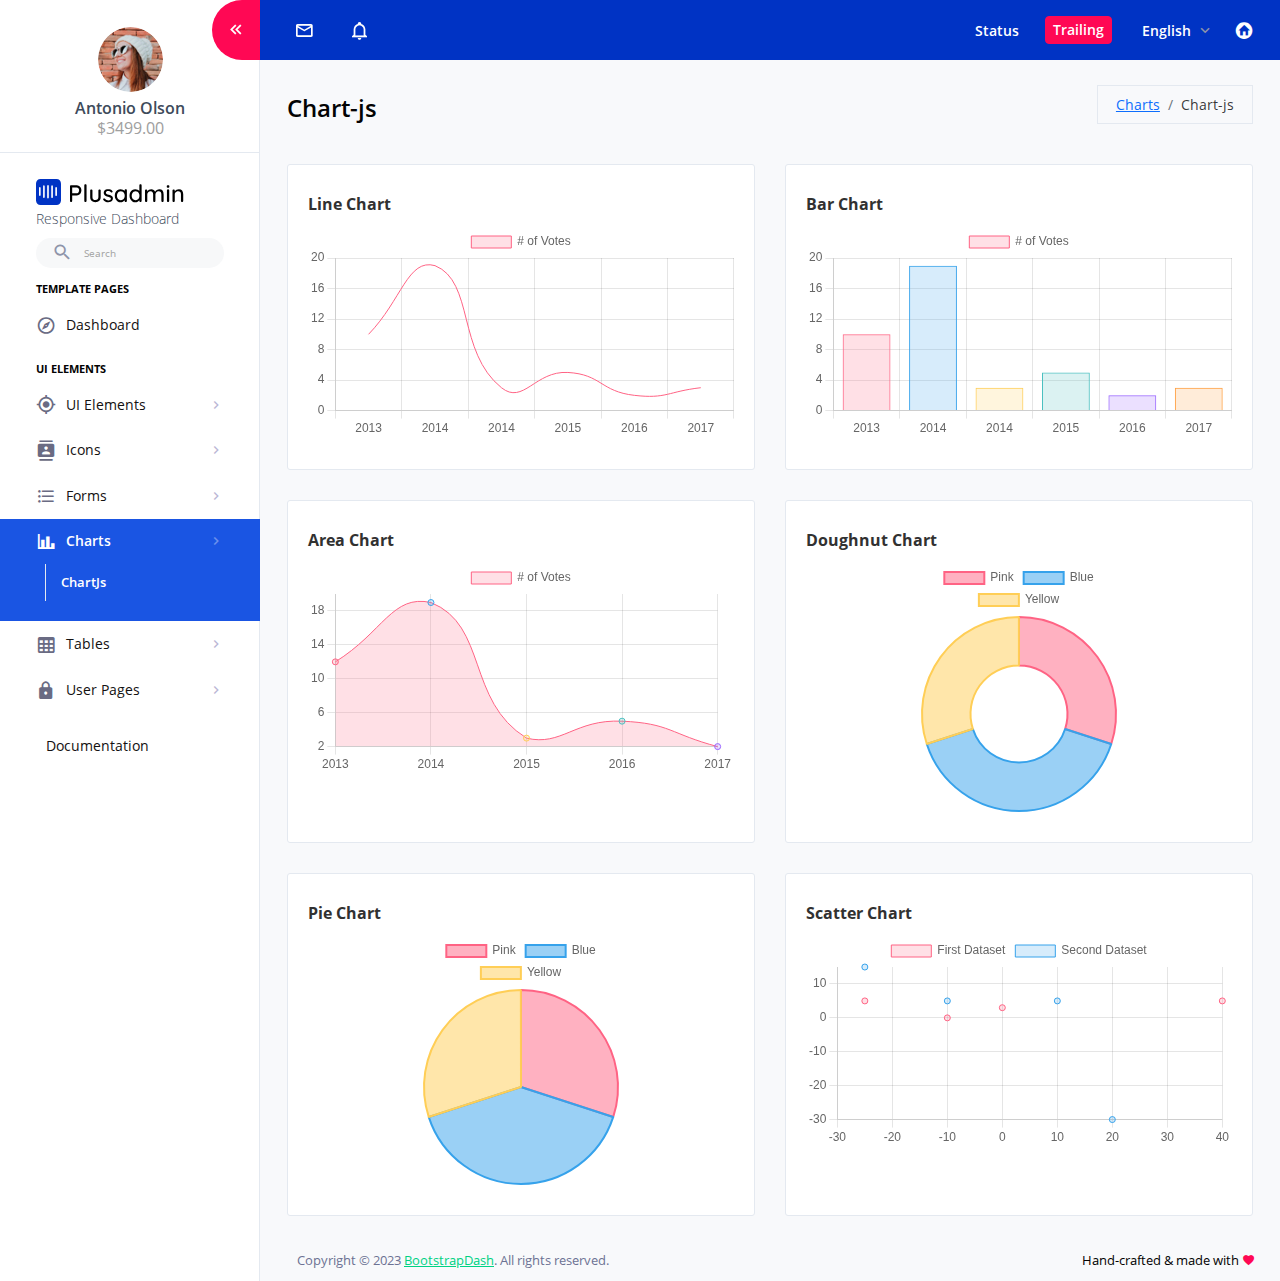
<file: pages/charts/chartjs.html>
<!DOCTYPE html>
<html lang="en">
  <head>
    <!-- Required meta tags -->
    <meta charset="utf-8">
    <meta name="viewport" content="width=device-width, initial-scale=1, shrink-to-fit=no">
    <title>Plus Admin</title>
    <!-- plugins:css -->
    <link rel="stylesheet" href="../../assets/vendors/mdi/css/materialdesignicons.min.css">
    <link rel="stylesheet" href="../../assets/vendors/ti-icons/css/themify-icons.css">
    <link rel="stylesheet" href="../../assets/vendors/css/vendor.bundle.base.css">
    <link rel="stylesheet" href="../../assets/vendors/font-awesome/css/font-awesome.min.css">
    <!-- endinject -->
    <!-- Plugin css for this page -->
    <!-- End Plugin css for this page -->
    <!-- inject:css -->
    <!-- endinject -->
    <!-- Layout styles -->
    <link rel="stylesheet" href="../../assets/css/style.css">
    <!-- End layout styles -->
    <link rel="shortcut icon" href="../../assets/images/favicon.png" />
  </head>
  <body>
    <div class="container-scroller">
      <!-- partial:../../partials/_sidebar.html -->
      <nav class="sidebar sidebar-offcanvas" id="sidebar">
        <ul class="nav">
          <li class="nav-item nav-profile border-bottom">
            <a href="#" class="nav-link flex-column">
              <div class="nav-profile-image">
                <img src="../../assets/images/faces/face1.jpg" alt="profile">
                <!--change to offline or busy as needed-->
              </div>
              <div class="nav-profile-text d-flex ms-0 mb-3 flex-column">
                <span class="fw-semibold mb-1 mt-2 text-center">Antonio Olson</span>
                <span class="text-secondary icon-sm text-center">$3499.00</span>
              </div>
            </a>
          </li>
          <li class="nav-item pt-3">
            <a class="nav-link d-block" href="../../index.html">
              <img class="sidebar-brand-logo" src="../../assets/images/logo.svg" alt="">
              <img class="sidebar-brand-logomini" src="../../assets/images/logo-mini.svg" alt="">
              <div class="small fw-light pt-1">Responsive Dashboard </div>
            </a>
            <form class="d-flex align-items-center" action="#">
              <div class="input-group">
                <div class="input-group-prepend">
                  <i class="input-group-text border-0 mdi mdi-magnify"></i>
                </div>
                <input type="text" class="form-control border-0" placeholder="Search">
              </div>
            </form>
          </li>
          <li class="pt-2 pb-1">
            <span class="nav-item-head">Template Pages</span>
          </li>
          <li class="nav-item">
            <a class="nav-link" href="../../index.html">
              <i class="mdi mdi-compass-outline menu-icon"></i>
              <span class="menu-title">Dashboard</span>
            </a>
          </li>
          <li class="pt-2 pb-1">
            <span class="nav-item-head">UI Elements</span>
          </li>
          <li class="nav-item">
            <a class="nav-link" data-bs-toggle="collapse" href="#ui-basic" aria-expanded="false" aria-controls="ui-basic">
              <i class="mdi mdi-crosshairs-gps menu-icon"></i>
              <span class="menu-title">UI Elements</span>
              <i class="menu-arrow"></i>
            </a>
            <div class="collapse" id="ui-basic">
              <ul class="nav flex-column sub-menu">
                <li class="nav-item"> <a class="nav-link" href="../../pages/ui-features/buttons.html">Buttons</a></li>
                <li class="nav-item"> <a class="nav-link" href="../../pages/ui-features/dropdowns.html">Dropdowns</a></li>
                <li class="nav-item"> <a class="nav-link" href="../../pages/ui-features/typography.html">Typography</a></li>
              </ul>
            </div>
          </li>
          <li class="nav-item">
            <a class="nav-link" data-bs-toggle="collapse" href="#icons" aria-expanded="false" aria-controls="icons">
              <i class="mdi mdi-contacts menu-icon"></i>
              <span class="menu-title">Icons</span>
              <i class="menu-arrow"></i>
            </a>
            <div class="collapse" id="icons">
              <ul class="nav flex-column sub-menu">
                <li class="nav-item"> <a class="nav-link" href="../../pages/icons/font-awesome.html">Font Awesome</a></li>
              </ul>
            </div>
          </li>
          <li class="nav-item">
            <a class="nav-link" data-bs-toggle="collapse" href="#forms" aria-expanded="false" aria-controls="forms">
              <i class="mdi mdi-format-list-bulleted menu-icon"></i>
              <span class="menu-title">Forms</span>
              <i class="menu-arrow"></i>
            </a>
            <div class="collapse" id="forms">
              <ul class="nav flex-column sub-menu">
                <li class="nav-item"> <a class="nav-link" href="../../pages/forms/basic_elements.html">Form Elements</a></li>
              </ul>
            </div>
          </li>
          <li class="nav-item">
            <a class="nav-link" data-bs-toggle="collapse" href="#charts" aria-expanded="false" aria-controls="charts">
              <i class="mdi mdi-chart-bar menu-icon"></i>
              <span class="menu-title">Charts</span>
              <i class="menu-arrow"></i>
            </a>
            <div class="collapse" id="charts">
              <ul class="nav flex-column sub-menu">
                <li class="nav-item"> <a class="nav-link" href="../../pages/charts/chartjs.html">ChartJs</a></li>
              </ul>
            </div>
          </li>
          <li class="nav-item">
            <a class="nav-link" data-bs-toggle="collapse" href="#tables" aria-expanded="false" aria-controls="tables">
              <i class="mdi mdi-table-large menu-icon"></i>
              <span class="menu-title">Tables</span>
              <i class="menu-arrow"></i>
            </a>
            <div class="collapse" id="tables">
              <ul class="nav flex-column sub-menu">
                <li class="nav-item"> <a class="nav-link" href="../../pages/tables/basic-table.html">Basic Table</a></li>
              </ul>
            </div>
          </li>
          <li class="nav-item">
            <a class="nav-link" data-bs-toggle="collapse" href="#auth" aria-expanded="false" aria-controls="auth">
              <i class="mdi mdi-lock menu-icon"></i>
              <span class="menu-title">User Pages</span>
              <i class="menu-arrow"></i>
            </a>
            <div class="collapse" id="auth">
              <ul class="nav flex-column sub-menu">
                <li class="nav-item"> <a class="nav-link" href="../../pages/samples/blank-page.html"> Blank Page </a></li>
                <li class="nav-item"> <a class="nav-link" href="../../pages/samples/login.html"> Login </a></li>
                <li class="nav-item"> <a class="nav-link" href="../../pages/samples/register.html"> Register </a></li>
                <li class="nav-item"> <a class="nav-link" href="../../pages/samples/error-404.html"> 404 </a></li>
                <li class="nav-item"> <a class="nav-link" href="../../pages/samples/error-500.html"> 500 </a></li>
              </ul>
            </div>
          </li>
          <li class="nav-item pt-3">
            <a class="nav-link" href="../../docs/documentation.html" target="_blank">
              <i class="mdi mdi-file-document-box menu-icon"></i>
              <span class="menu-title">Documentation</span>
            </a>
          </li>
        </ul>
      </nav>
      <!-- partial -->
      <div class="container-fluid page-body-wrapper">
        <!-- partial:../../partials/_navbar.html -->
        <nav class="navbar default-layout-navbar col-lg-12 col-12 p-0 fixed-top d-flex flex-row">
          <div class="navbar-menu-wrapper d-flex align-items-stretch">
            <button class="navbar-toggler navbar-toggler align-self-center" type="button" data-toggle="minimize">
              <span class="mdi mdi-chevron-double-left"></span>
            </button>
            <div class="text-center navbar-brand-wrapper d-flex align-items-center justify-content-center">
              <a class="navbar-brand brand-logo-mini" href="../../index.html"><img src="../../../assets/images/logo-mini.svg" alt="logo" /></a>
            </div>
            <ul class="navbar-nav">
              <li class="nav-item dropdown">
                <a class="nav-link" id="messageDropdown" href="#" data-bs-toggle="dropdown" aria-expanded="false">
                  <i class="mdi mdi-email-outline"></i>
                </a>
                <div class="dropdown-menu dropdown-menu-left navbar-dropdown preview-list" aria-labelledby="messageDropdown">
                  <h6 class="p-3 mb-0 fw-semibold">Messages</h6>
                  <div class="dropdown-divider"></div>
                  <a class="dropdown-item preview-item">
                    <div class="preview-thumbnail">
                      <img src="../../../assets/images/faces/face1.jpg" alt="image" class="profile-pic">
                    </div>
                    <div class="preview-item-content d-flex align-items-start flex-column justify-content-center">
                      <h6 class="preview-subject ellipsis mb-1 fw-normal">Mark send you a message</h6>
                      <p class="text-gray mb-0"> 1 Minutes ago </p>
                    </div>
                  </a>
                  <div class="dropdown-divider"></div>
                  <a class="dropdown-item preview-item">
                    <div class="preview-thumbnail">
                      <img src="../../../assets/images/faces/face6.jpg" alt="image" class="profile-pic">
                    </div>
                    <div class="preview-item-content d-flex align-items-start flex-column justify-content-center">
                      <h6 class="preview-subject ellipsis mb-1 fw-normal">Cregh send you a message</h6>
                      <p class="text-gray mb-0"> 15 Minutes ago </p>
                    </div>
                  </a>
                  <div class="dropdown-divider"></div>
                  <a class="dropdown-item preview-item">
                    <div class="preview-thumbnail">
                      <img src="../../../assets/images/faces/face7.jpg" alt="image" class="profile-pic">
                    </div>
                    <div class="preview-item-content d-flex align-items-start flex-column justify-content-center">
                      <h6 class="preview-subject ellipsis mb-1 fw-normal">Profile picture updated</h6>
                      <p class="text-gray mb-0"> 18 Minutes ago </p>
                    </div>
                  </a>
                  <div class="dropdown-divider"></div>
                  <h6 class="p-3 mb-0 text-center text-primary font-13">4 new messages</h6>
                </div>
              </li>
              <li class="nav-item dropdown ms-3">
                <a class="nav-link" id="notificationDropdown" href="#" data-bs-toggle="dropdown">
                  <i class="mdi mdi-bell-outline"></i>
                </a>
                <div class="dropdown-menu dropdown-menu-left navbar-dropdown preview-list" aria-labelledby="notificationDropdown">
                  <h6 class="px-3 py-3 fw-semibold mb-0">Notifications</h6>
                  <div class="dropdown-divider"></div>
                  <a class="dropdown-item preview-item">
                    <div class="preview-thumbnail">
                      <div class="preview-icon bg-success">
                        <i class="mdi mdi-calendar"></i>
                      </div>
                    </div>
                    <div class="preview-item-content d-flex align-items-start flex-column justify-content-center">
                      <h6 class="preview-subject fw-normal mb-0">New order recieved</h6>
                      <p class="text-gray ellipsis mb-0"> 45 sec ago </p>
                    </div>
                  </a>
                  <div class="dropdown-divider"></div>
                  <a class="dropdown-item preview-item">
                    <div class="preview-thumbnail">
                      <div class="preview-icon bg-warning">
                        <i class="mdi mdi-image-filter-vintage"></i>
                      </div>
                    </div>
                    <div class="preview-item-content d-flex align-items-start flex-column justify-content-center">
                      <h6 class="preview-subject fw-normal mb-0">Server limit reached</h6>
                      <p class="text-gray ellipsis mb-0"> 55 sec ago </p>
                    </div>
                  </a>
                  <div class="dropdown-divider"></div>
                  <a class="dropdown-item preview-item">
                    <div class="preview-thumbnail">
                      <div class="preview-icon bg-info">
                        <i class="mdi mdi-link-variant"></i>
                      </div>
                    </div>
                    <div class="preview-item-content d-flex align-items-start flex-column justify-content-center">
                      <h6 class="preview-subject fw-normal mb-0">Kevin karvelle</h6>
                      <p class="text-gray ellipsis mb-0"> 11:09 PM </p>
                    </div>
                  </a>
                  <div class="dropdown-divider"></div>
                  <h6 class="p-3 font-13 mb-0 text-primary text-center">View all notifications</h6>
                </div>
              </li>
            </ul>
            <ul class="navbar-nav navbar-nav-right">
              <li class="nav-item nav-logout d-none d-md-block me-3">
                <a class="nav-link" href="#">Status</a>
              </li>
              <li class="nav-item nav-logout d-none d-md-block">
                <button class="btn btn-sm btn-danger">Trailing</button>
              </li>
              <li class="nav-item nav-profile dropdown d-none d-md-block">
                <a class="nav-link dropdown-toggle" id="profileDropdown" href="#" data-bs-toggle="dropdown" aria-expanded="false">
                  <div class="nav-profile-text">English </div>
                </a>
                <div class="dropdown-menu center navbar-dropdown" aria-labelledby="profileDropdown">
                  <a class="dropdown-item" href="#">
                    <i class="flag-icon flag-icon-bl me-3"></i> French </a>
                  <div class="dropdown-divider"></div>
                  <a class="dropdown-item" href="#">
                    <i class="flag-icon flag-icon-cn me-3"></i> Chinese </a>
                  <div class="dropdown-divider"></div>
                  <a class="dropdown-item" href="#">
                    <i class="flag-icon flag-icon-de me-3"></i> German </a>
                  <div class="dropdown-divider"></div>
                  <a class="dropdown-item" href="#">
                    <i class="flag-icon flag-icon-ru me-3"></i>Russian </a>
                </div>
              </li>
              <li class="nav-item nav-logout d-none d-lg-block">
                <a class="nav-link" href="../../index.html">
                  <i class="mdi mdi-home-circle"></i>
                </a>
              </li>
            </ul>
            <button class="navbar-toggler navbar-toggler-right d-lg-none align-self-center" type="button" data-toggle="offcanvas">
              <span class="mdi mdi-menu"></span>
            </button>
          </div>
        </nav>
        <!-- partial -->
        <div class="main-panel">
          <div class="content-wrapper">
            <div class="page-header">
              <h3 class="page-title"> Chart-js </h3>
              <nav aria-label="breadcrumb">
                <ol class="breadcrumb">
                  <li class="breadcrumb-item"><a href="#">Charts</a></li>
                  <li class="breadcrumb-item active" aria-current="page">Chart-js</li>
                </ol>
              </nav>
            </div>
            <div class="row">
              <div class="col-lg-6 grid-margin stretch-card">
                <div class="card">
                  <div class="card-body">
                    <h4 class="card-title">Line chart</h4>
                    <canvas id="lineChart" style="height:250px"></canvas>
                  </div>
                </div>
              </div>
              <div class="col-lg-6 grid-margin stretch-card">
                <div class="card">
                  <div class="card-body">
                    <h4 class="card-title">Bar chart</h4>
                    <canvas id="barChart" style="height:230px"></canvas>
                  </div>
                </div>
              </div>
            </div>
            <div class="row">
              <div class="col-lg-6 grid-margin stretch-card">
                <div class="card">
                  <div class="card-body">
                    <h4 class="card-title">Area chart</h4>
                    <canvas id="areaChart" style="height:250px"></canvas>
                  </div>
                </div>
              </div>
              <div class="col-lg-6 grid-margin stretch-card">
                <div class="card">
                  <div class="card-body">
                    <h4 class="card-title">Doughnut chart</h4>
                    <div class="doughnutjs-wrapper d-flex justify-content-center">
                      <canvas id="doughnutChart" style="height:250px"></canvas>
                    </div>
                  </div>
                </div>
              </div>
            </div>
            <div class="row">
              <div class="col-lg-6 grid-margin stretch-card">
                <div class="card">
                  <div class="card-body">
                    <h4 class="card-title">Pie chart</h4>
                    <div class="doughnutjs-wrapper d-flex justify-content-center">
                      <canvas id="pieChart" style="height:250px"></canvas>
                    </div>
                  </div>
                </div>
              </div>
              <div class="col-lg-6 grid-margin stretch-card">
                <div class="card">
                  <div class="card-body">
                    <h4 class="card-title">Scatter chart</h4>
                    <canvas id="scatterChart" style="height:250px"></canvas>
                  </div>
                </div>
              </div>
            </div>
          </div>
          <!-- content-wrapper ends -->
          <!-- partial:../../partials/_footer.html -->
          <footer class="footer">
            <div class="d-sm-flex justify-content-center justify-content-sm-between">
              <span class="text-muted text-center text-sm-left d-block d-sm-inline-block">Copyright © 2023 <a href="https://www.bootstrapdash.com/" target="_blank">BootstrapDash</a>. All rights reserved.</span>
              <span class="float-none float-sm-end d-block mt-1 mt-sm-0 text-center">Hand-crafted & made with <i class="mdi mdi-heart text-danger"></i></span>
            </div>
          </footer>
          <!-- partial -->
        </div>
        <!-- main-panel ends -->
      </div>
      <!-- page-body-wrapper ends -->
    </div>
    <!-- container-scroller -->
    <!-- plugins:js -->
    <script src="../../assets/vendors/js/vendor.bundle.base.js"></script>
    <!-- endinject -->
    <!-- Plugin js for this page -->
    <script src="../../assets/vendors/chart.js/chart.umd.js"></script>
    <!-- End plugin js for this page -->
    <!-- inject:js -->
    <script src="../../assets/js/off-canvas.js"></script>
    <script src="../../assets/js/misc.js"></script>
    <script src="../../assets/js/settings.js"></script>
    <script src="../../assets/js/todolist.js"></script>
    <script src="../../assets/js/hoverable-collapse.js"></script>
    <!-- endinject -->
    <!-- Custom js for this page -->
    <script src="../../assets/js/chart.js"></script>
    <!-- End custom js for this page -->
  </body>
</html>
</file>
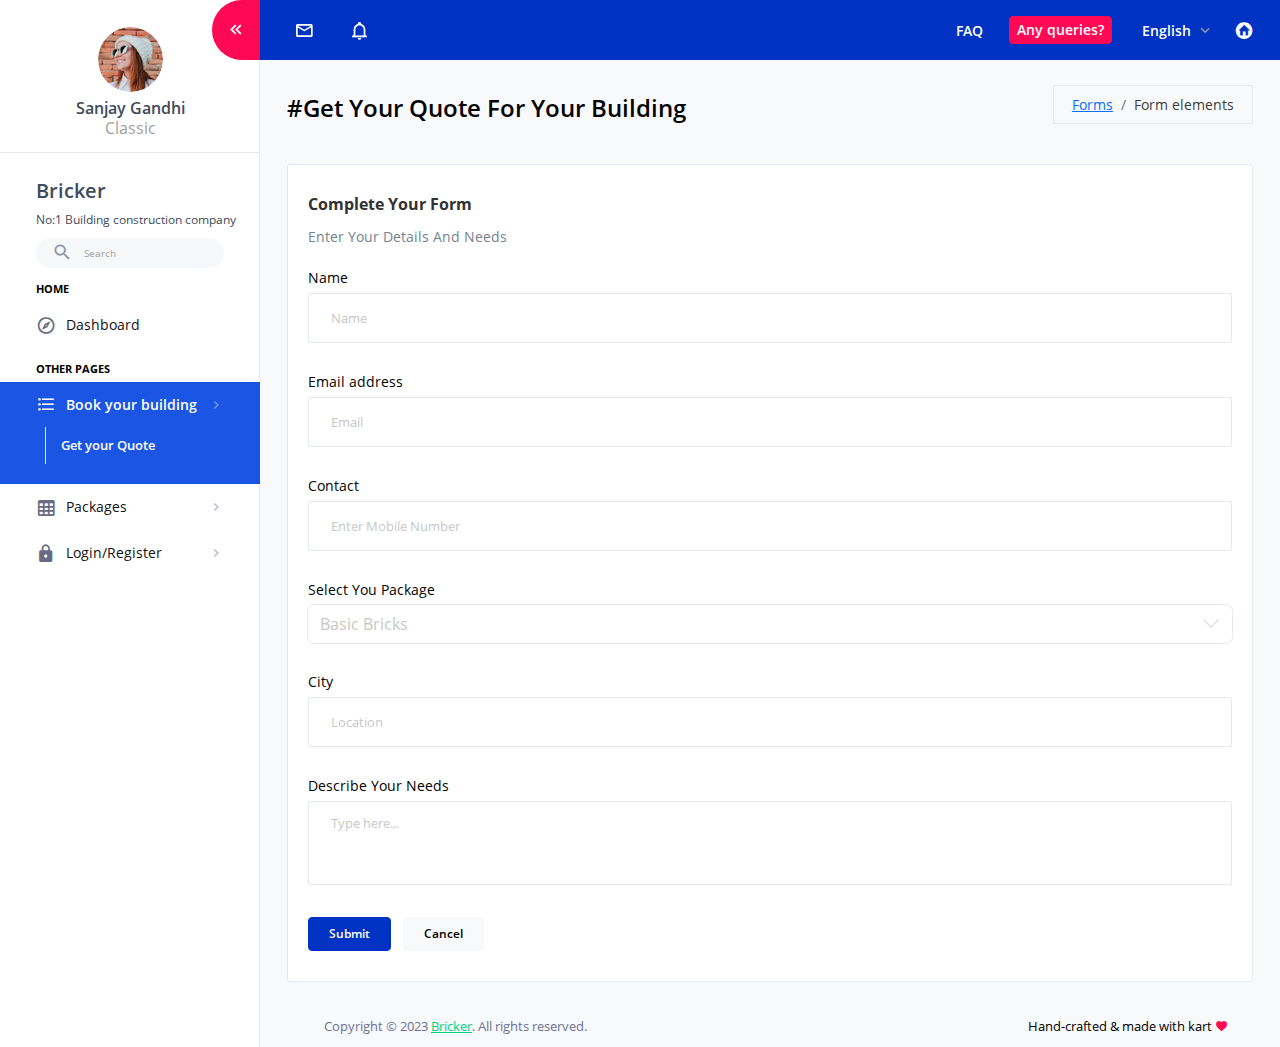
<file: pages/forms/basic_elements.html>
<!DOCTYPE html>
<html lang="en">
  <head>
    <!-- Required meta tags -->
    <meta charset="utf-8">
    <meta name="viewport" content="width=device-width, initial-scale=1, shrink-to-fit=no">
    <title>Bricker</title>
    <!-- plugins:css -->
    <link rel="stylesheet" href="../../assets/vendors/mdi/css/materialdesignicons.min.css">
    <link rel="stylesheet" href="../../assets/vendors/ti-icons/css/themify-icons.css">
    <link rel="stylesheet" href="../../assets/vendors/css/vendor.bundle.base.css">
    <link rel="stylesheet" href="../../assets/vendors/font-awesome/css/font-awesome.min.css">
    <!-- endinject -->
    <!-- Plugin css for this page -->
    <link rel="stylesheet" href="../../assets/vendors/select2/select2.min.css">
    <link rel="stylesheet" href="../../assets/vendors/select2-bootstrap-theme/select2-bootstrap.min.css">
    <!-- End plugin css for this page -->
    <!-- inject:css -->
    <!-- endinject -->
    <!-- Layout styles -->
    <link rel="stylesheet" href="../../assets/css/style.css">
    <!-- End layout styles -->
    <link rel="shortcut icon" href="../../assets/images/favicon.png" />
  </head>
  <body>
    <div class="container-scroller">
      <!-- partial:../../partials/_sidebar.html -->
      <nav class="sidebar sidebar-offcanvas" id="sidebar">
        <ul class="nav">
          <li class="nav-item nav-profile border-bottom">
            <a href="#" class="nav-link flex-column">
              <div class="nav-profile-image">
                <img src="../../assets/images/faces/face1.jpg" alt="profile">
                <!--change to offline or busy as needed-->
              </div>
              <div class="nav-profile-text d-flex ms-0 mb-3 flex-column">
                <span class="fw-semibold mb-1 mt-2 text-center">Sanjay Gandhi</span>
                <span class="text-secondary icon-sm text-center">Classic</span>
              </div>
            </a>
          </li>
          <li class="nav-item pt-3">
            <a class="nav-link d-block" href="../../index.html">
              <h6 style="font-size: 20px;">Bricker</h6>
              <div style="font-size: 12px;">No:1 Building construction company </div>
            </a>
            <form class="d-flex align-items-center" action="#">
              <div class="input-group">
                <div class="input-group-prepend">
                  <i class="input-group-text border-0 mdi mdi-magnify"></i>
                </div>
                <input type="text" class="form-control border-0" placeholder="Search">
              </div>
            </form>
          </li>
          <li class="pt-2 pb-1">
            <span class="nav-item-head">Home</span>
          </li>
          <li class="nav-item">
            <a class="nav-link" href="../../index.html">
              <i class="mdi mdi-compass-outline menu-icon"></i>
              <span class="menu-title">Dashboard</span>
            </a>
          </li>
          <li class="pt-2 pb-1">
            <span class="nav-item-head">Other pages</span>
          </li>
          
          
          <li class="nav-item">
            <a class="nav-link" data-bs-toggle="collapse" href="#forms" aria-expanded="false" aria-controls="forms">
              <i class="mdi mdi-format-list-bulleted menu-icon"></i>
              <span class="menu-title">Book your building</span>
              <i class="menu-arrow"></i>
            </a>
            <div class="collapse" id="forms">
              <ul class="nav flex-column sub-menu">
                <li class="nav-item"> <a class="nav-link" href="../../pages/forms/basic_elements.html">Get your Quote</a></li>
              </ul>
            </div>
          </li>
          
          <li class="nav-item">
            <a class="nav-link" data-bs-toggle="collapse" href="#tables" aria-expanded="false" aria-controls="tables">
              <i class="mdi mdi-table-large menu-icon"></i>
              <span class="menu-title">Packages</span>
              <i class="menu-arrow"></i>
            </a>
            <div class="collapse" id="tables">
              <ul class="nav flex-column sub-menu">
                <li class="nav-item"> <a class="nav-link" href="../../pages/tables/basic-table.html">View</a></li>
              </ul>
            </div>
          </li>
          <li class="nav-item">
            <a class="nav-link" data-bs-toggle="collapse" href="#auth" aria-expanded="false" aria-controls="auth">
              <i class="mdi mdi-lock menu-icon"></i>
              <span class="menu-title">Login/Register</span>
              <i class="menu-arrow"></i>
            </a>
            <div class="collapse" id="auth">
              <ul class="nav flex-column sub-menu">
               
                <li class="nav-item"> <a class="nav-link" href="../../pages/samples/login.html"> Login </a></li>
                <li class="nav-item"> <a class="nav-link" href="../../pages/samples/register.html"> Register </a></li>
                <li class="nav-item"> <a class="nav-link" href="../../pages/samples/error-404.html"> 404 </a></li>
               
              </ul>
            </div>
          </li>
          
        </ul>
      </nav>
      <!-- partial -->
      <div class="container-fluid page-body-wrapper">
        <!-- partial:../../partials/_navbar.html -->
        <nav class="navbar default-layout-navbar col-lg-12 col-12 p-0 fixed-top d-flex flex-row">
          <div class="navbar-menu-wrapper d-flex align-items-stretch">
            <button class="navbar-toggler navbar-toggler align-self-center" type="button" data-toggle="minimize">
              <span class="mdi mdi-chevron-double-left"></span>
            </button>
            <div class="text-center navbar-brand-wrapper d-flex align-items-center justify-content-center">
              <a class="navbar-brand brand-logo-mini" href="../../index.html"><img src="../../../assets/images/logo-mini.svg" alt="logo" /></a>
            </div>
            <ul class="navbar-nav">
              <li class="nav-item dropdown">
                <a class="nav-link" id="messageDropdown" href="#" data-bs-toggle="dropdown" aria-expanded="false">
                  <i class="mdi mdi-email-outline"></i>
                </a>
                <div class="dropdown-menu dropdown-menu-left navbar-dropdown preview-list" aria-labelledby="messageDropdown">
                  <h6 class="p-3 mb-0 fw-semibold">Messages</h6>
                  <div class="dropdown-divider"></div>
                  <a class="dropdown-item preview-item">
                    <div class="preview-thumbnail">
                      <img src="../../../assets/images/faces/face1.jpg" alt="image" class="profile-pic">
                    </div>
                    <div class="preview-item-content d-flex align-items-start flex-column justify-content-center">
                      <h6 class="preview-subject ellipsis mb-1 fw-normal">Mark send you a message</h6>
                      <p class="text-gray mb-0"> 1 Minutes ago </p>
                    </div>
                  </a>
                  <div class="dropdown-divider"></div>
                  <a class="dropdown-item preview-item">
                    <div class="preview-thumbnail">
                      <img src="../../../assets/images/faces/face6.jpg" alt="image" class="profile-pic">
                    </div>
                    <div class="preview-item-content d-flex align-items-start flex-column justify-content-center">
                      <h6 class="preview-subject ellipsis mb-1 fw-normal">Cregh send you a message</h6>
                      <p class="text-gray mb-0"> 15 Minutes ago </p>
                    </div>
                  </a>
                  <div class="dropdown-divider"></div>
                  <a class="dropdown-item preview-item">
                    <div class="preview-thumbnail">
                      <img src="../../../assets/images/faces/face7.jpg" alt="image" class="profile-pic">
                    </div>
                    <div class="preview-item-content d-flex align-items-start flex-column justify-content-center">
                      <h6 class="preview-subject ellipsis mb-1 fw-normal">Profile picture updated</h6>
                      <p class="text-gray mb-0"> 18 Minutes ago </p>
                    </div>
                  </a>
                  <div class="dropdown-divider"></div>
                  <h6 class="p-3 mb-0 text-center text-primary font-13">4 new messages</h6>
                </div>
              </li>
              <li class="nav-item dropdown ms-3">
                <a class="nav-link" id="notificationDropdown" href="#" data-bs-toggle="dropdown">
                  <i class="mdi mdi-bell-outline"></i>
                </a>
                <div class="dropdown-menu dropdown-menu-left navbar-dropdown preview-list" aria-labelledby="notificationDropdown">
                  <h6 class="px-3 py-3 fw-semibold mb-0">Notifications</h6>
                  <div class="dropdown-divider"></div>
                  <a class="dropdown-item preview-item">
                    <div class="preview-thumbnail">
                      <div class="preview-icon bg-success">
                        <i class="mdi mdi-calendar"></i>
                      </div>
                    </div>
                    <div class="preview-item-content d-flex align-items-start flex-column justify-content-center">
                      <h6 class="preview-subject fw-normal mb-0">New order recieved</h6>
                      <p class="text-gray ellipsis mb-0"> 45 sec ago </p>
                    </div>
                  </a>
                  <div class="dropdown-divider"></div>
                  <a class="dropdown-item preview-item">
                    <div class="preview-thumbnail">
                      <div class="preview-icon bg-warning">
                        <i class="mdi mdi-image-filter-vintage"></i>
                      </div>
                    </div>
                    <div class="preview-item-content d-flex align-items-start flex-column justify-content-center">
                      <h6 class="preview-subject fw-normal mb-0">Server limit reached</h6>
                      <p class="text-gray ellipsis mb-0"> 55 sec ago </p>
                    </div>
                  </a>
                  <div class="dropdown-divider"></div>
                  <a class="dropdown-item preview-item">
                    <div class="preview-thumbnail">
                      <div class="preview-icon bg-info">
                        <i class="mdi mdi-link-variant"></i>
                      </div>
                    </div>
                    <div class="preview-item-content d-flex align-items-start flex-column justify-content-center">
                      <h6 class="preview-subject fw-normal mb-0">Kevin karvelle</h6>
                      <p class="text-gray ellipsis mb-0"> 11:09 PM </p>
                    </div>
                  </a>
                  <div class="dropdown-divider"></div>
                  <h6 class="p-3 font-13 mb-0 text-primary text-center">View all notifications</h6>
                </div>
              </li>
            </ul>
            <ul class="navbar-nav navbar-nav-right">
              <li class="nav-item nav-logout d-none d-md-block me-3">
                <a class="nav-link" href="#">FAQ</a>
              </li>
              <li class="nav-item nav-logout d-none d-md-block">
                <button class="btn btn-sm btn-danger">Any queries?</button>
              </li>
              <li class="nav-item nav-profile dropdown d-none d-md-block">
                <a class="nav-link dropdown-toggle" id="profileDropdown" href="#" data-bs-toggle="dropdown" aria-expanded="false">
                  <div class="nav-profile-text">English </div>
                </a>
                <div class="dropdown-menu center navbar-dropdown" aria-labelledby="profileDropdown">
                  <a class="dropdown-item" href="#">
                    <i class="flag-icon flag-icon-bl me-3"></i> Tamil </a>
                  <div class="dropdown-divider"></div>
                  <a class="dropdown-item" href="#">
                    <i class="flag-icon flag-icon-cn me-3"></i> Chinese </a>
                  <div class="dropdown-divider"></div>
                  <a class="dropdown-item" href="#">
                    <i class="flag-icon flag-icon-de me-3"></i> German </a>
                  <div class="dropdown-divider"></div>
                  <a class="dropdown-item" href="#">
                    <i class="flag-icon flag-icon-ru me-3"></i>Russian </a>
                </div>
              </li>
              <li class="nav-item nav-logout d-none d-lg-block">
                <a class="nav-link" href="../../index.html">
                  <i class="mdi mdi-home-circle"></i>
                </a>
              </li>
            </ul>
            <button class="navbar-toggler navbar-toggler-right d-lg-none align-self-center" type="button" data-toggle="offcanvas">
              <span class="mdi mdi-menu"></span>
            </button>
          </div>
        </nav>
        <!-- partial -->
        <div class="main-panel">
          <div class="content-wrapper">
            <div class="page-header">
              <h3 class="page-title"> #Get Your Quote For Your Building </h3>
              <nav aria-label="breadcrumb">
                <ol class="breadcrumb">
                  <li class="breadcrumb-item"><a href="#">Forms</a></li>
                  <li class="breadcrumb-item active" aria-current="page">Form elements</li>
                </ol>
              </nav>
            </div>
            <div class="col-12 grid-margin stretch-card">
              <div class="card">
                <div class="card-body">
                  <h4 class="card-title">Complete Your Form</h4>
                  <p class="card-description"> Enter Your Details And Needs </p>
                  <form class="forms-sample">
                    <div class="form-group">
                      <label for="exampleInputName1">Name</label>
                      <input type="text" class="form-control" id="exampleInputName1" placeholder="Name">
                    </div>
                    <div class="form-group">
                      <label for="exampleInputEmail3">Email address</label>
                      <input type="email" class="form-control" id="exampleInputEmail3" placeholder="Email">
                    </div>
                    <div class="form-group">
                      <label for="exampleInputPassword4">Contact</label>
                      <input type="tel" class="form-control" id="exampleInputPassword4" placeholder="Enter Mobile Number">
                    </div>
                    <div class="form-group">
                      <label for="exampleSelectGender">Select You Package</label>
                      <select class="form-select" id="exampleSelectGender">
                        <option>Basic Bricks</option>
                        <option>Basic Solid</option>
                        <option>Classic Bricks</option>
                        <option>Classic Solid</option>
                        <option>Premium Bricks</option>
                        <option>Premium Solid</option>
                      </select>
                    </div>
                    
                    <div class="form-group">
                      <label for="exampleInputCity1">City</label>
                      <input type="text" class="form-control" id="exampleInputCity1" placeholder="Location">
                    </div>
                    <div class="form-group">
                      <label for="exampleTextarea1">Describe Your Needs</label>
                      <textarea class="form-control" id="exampleTextarea1" rows="4"
                      placeholder="Type here..."></textarea>
                    </div>
                    <button type="submit" class="btn btn-primary me-2">Submit</button>
                    <button class="btn btn-light">Cancel</button>
                  </form>
                </div>
              </div>
            </div>
              
          <!-- content-wrapper ends -->
          <!-- partial:../../partials/_footer.html -->
          <footer class="footer">
            <div class="d-sm-flex justify-content-center justify-content-sm-between">
              <span class="text-muted text-center text-sm-left d-block d-sm-inline-block">Copyright © 2023 <a href="" target="_blank">Bricker</a>. All rights reserved.</span>
              <span class="float-none float-sm-end d-block mt-1 mt-sm-0 text-center">Hand-crafted & made with kart <i class="mdi mdi-heart text-danger"></i></span>
            </div>
          </footer>
          <!-- partial -->
        </div>
        <!-- main-panel ends -->
      </div>
      <!-- page-body-wrapper ends -->
    </div>
    <!-- container-scroller -->
    <!-- plugins:js -->
    <script src="../../assets/vendors/js/vendor.bundle.base.js"></script>
    <!-- endinject -->
    <!-- Plugin js for this page -->
    <script src="../../assets/vendors/select2/select2.min.js"></script>
    <script src="../../assets/vendors/typeahead.js/typeahead.bundle.min.js"></script>
    <!-- End plugin js for this page -->
    <!-- inject:js -->
    <script src="../../assets/js/off-canvas.js"></script>
    <script src="../../assets/js/misc.js"></script>
    <script src="../../assets/js/settings.js"></script>
    <script src="../../assets/js/todolist.js"></script>
    <script src="../../assets/js/hoverable-collapse.js"></script>
    <!-- endinject -->
    <!-- Custom js for this page -->
    <script src="../../assets/js/file-upload.js"></script>
    <script src="../../assets/js/typeahead.js"></script>
    <script src="../../assets/js/select2.js"></script>
    <!-- End custom js for this page -->
  </body>
</html>
</file>
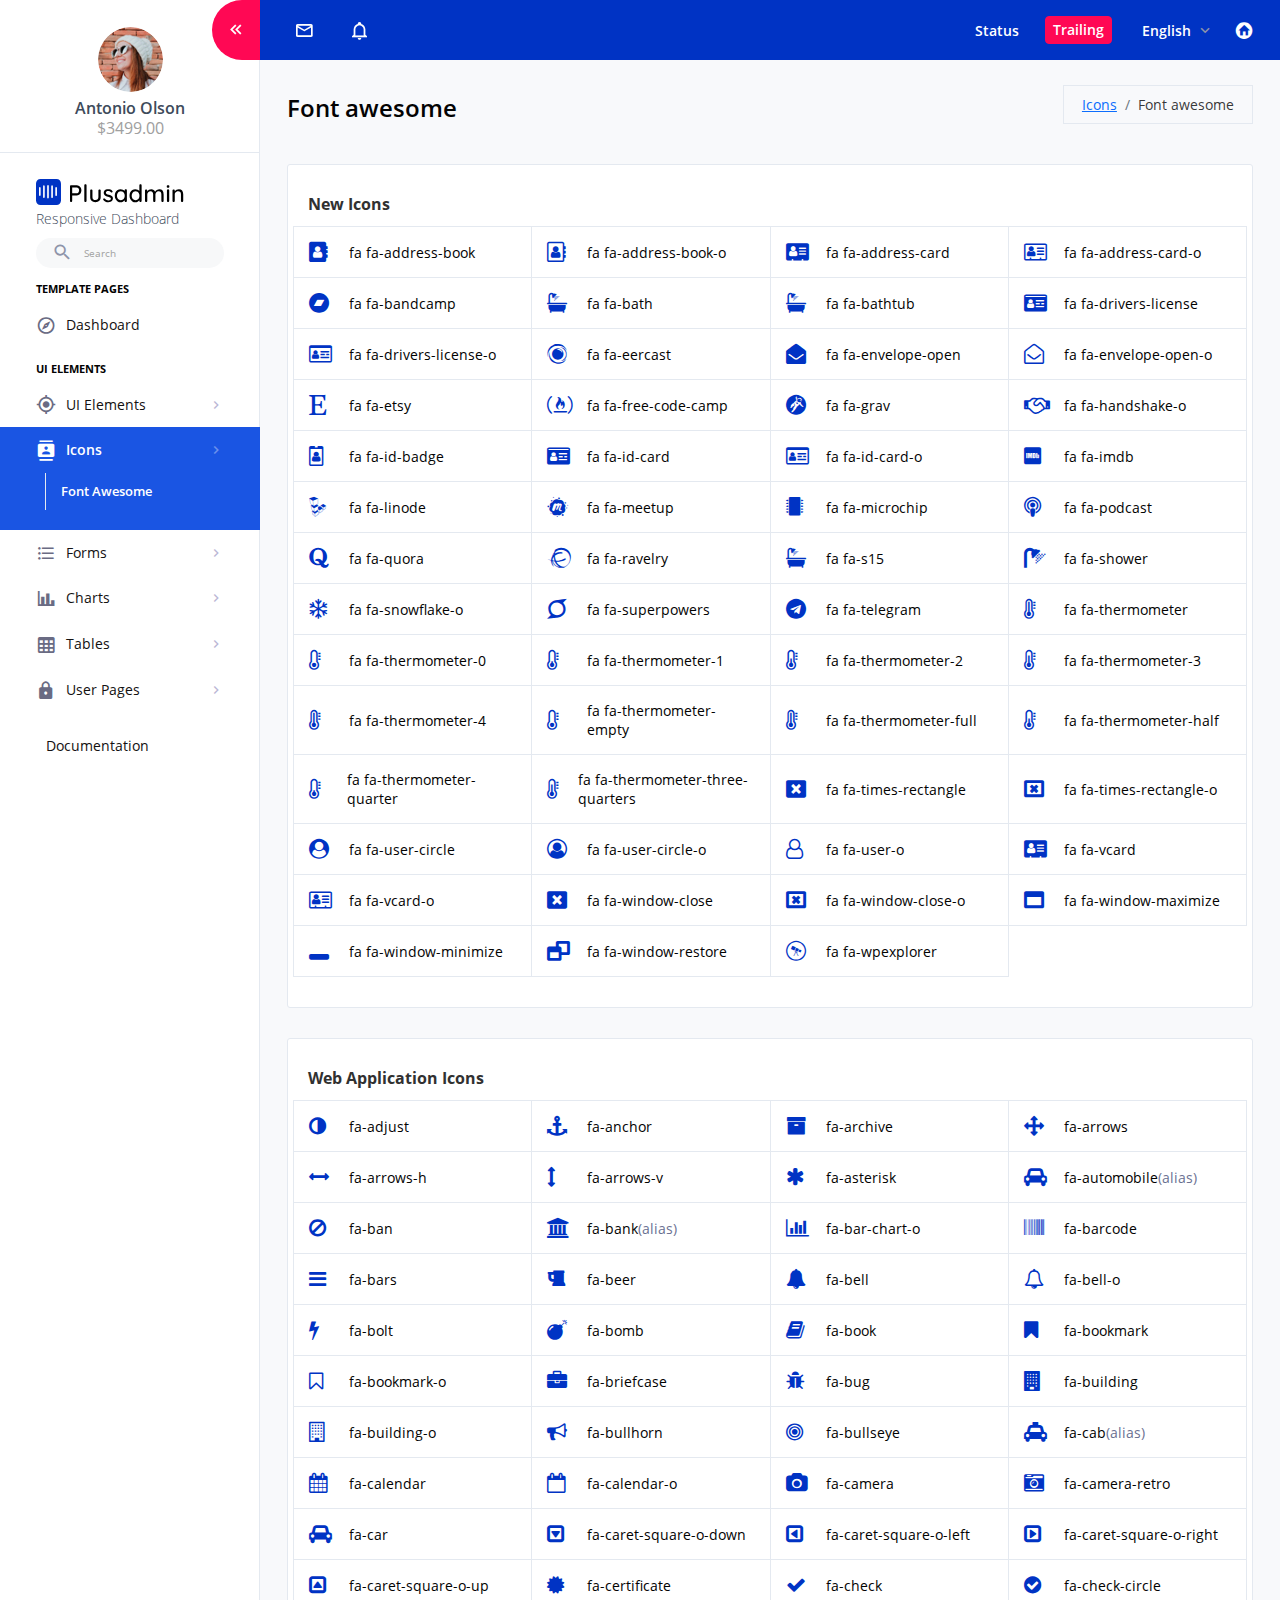
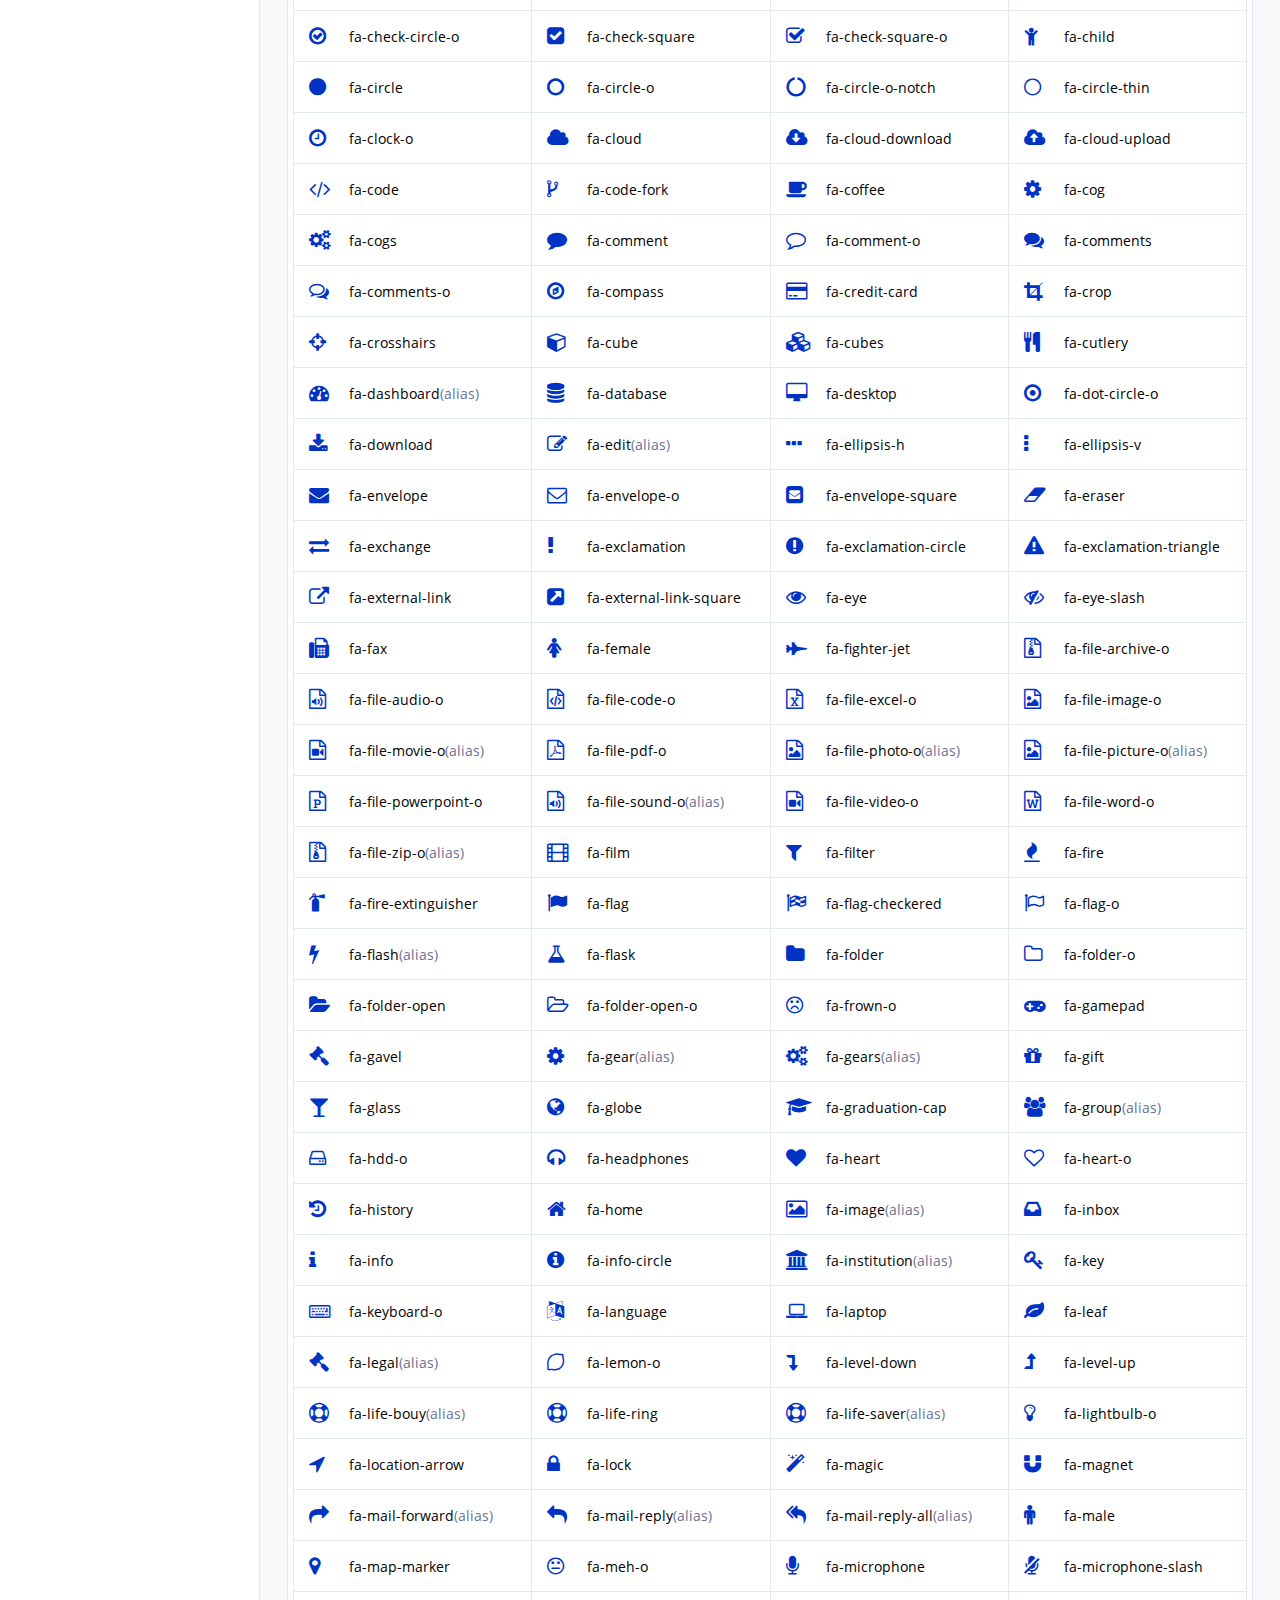
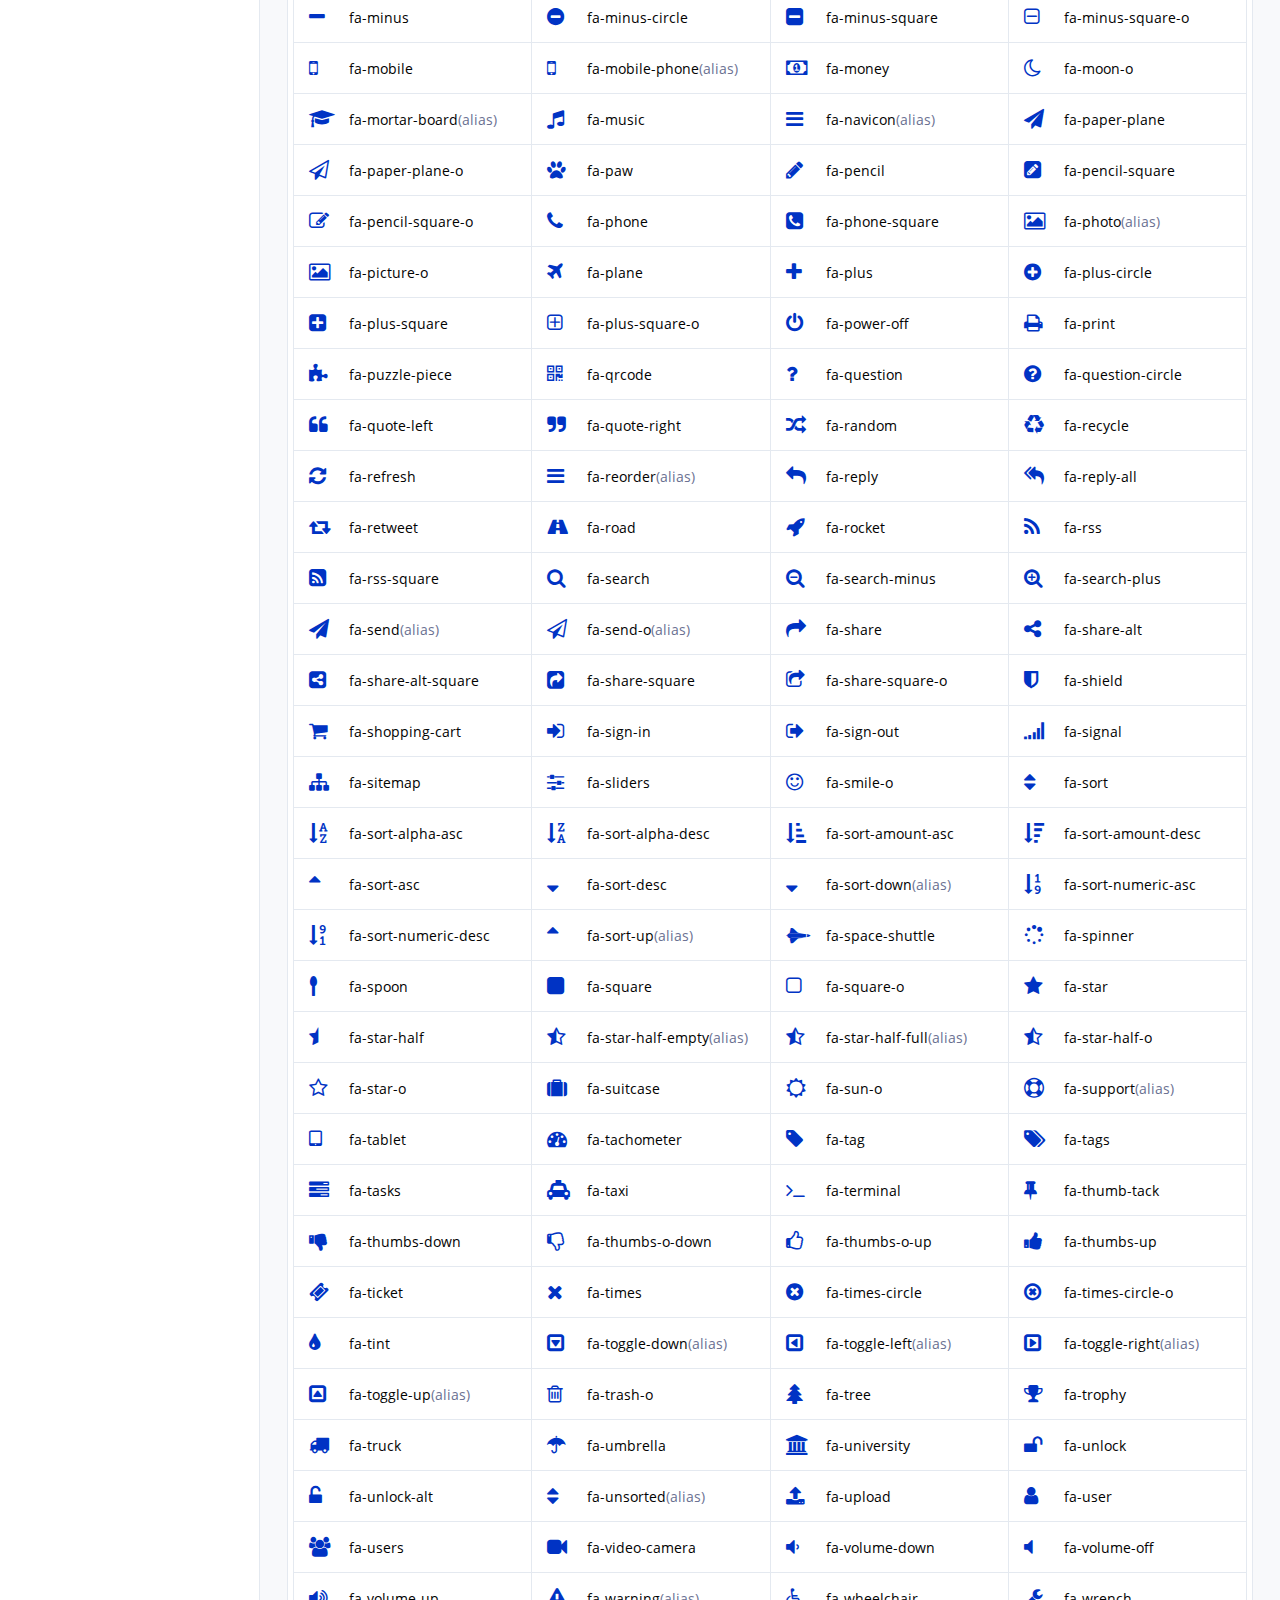
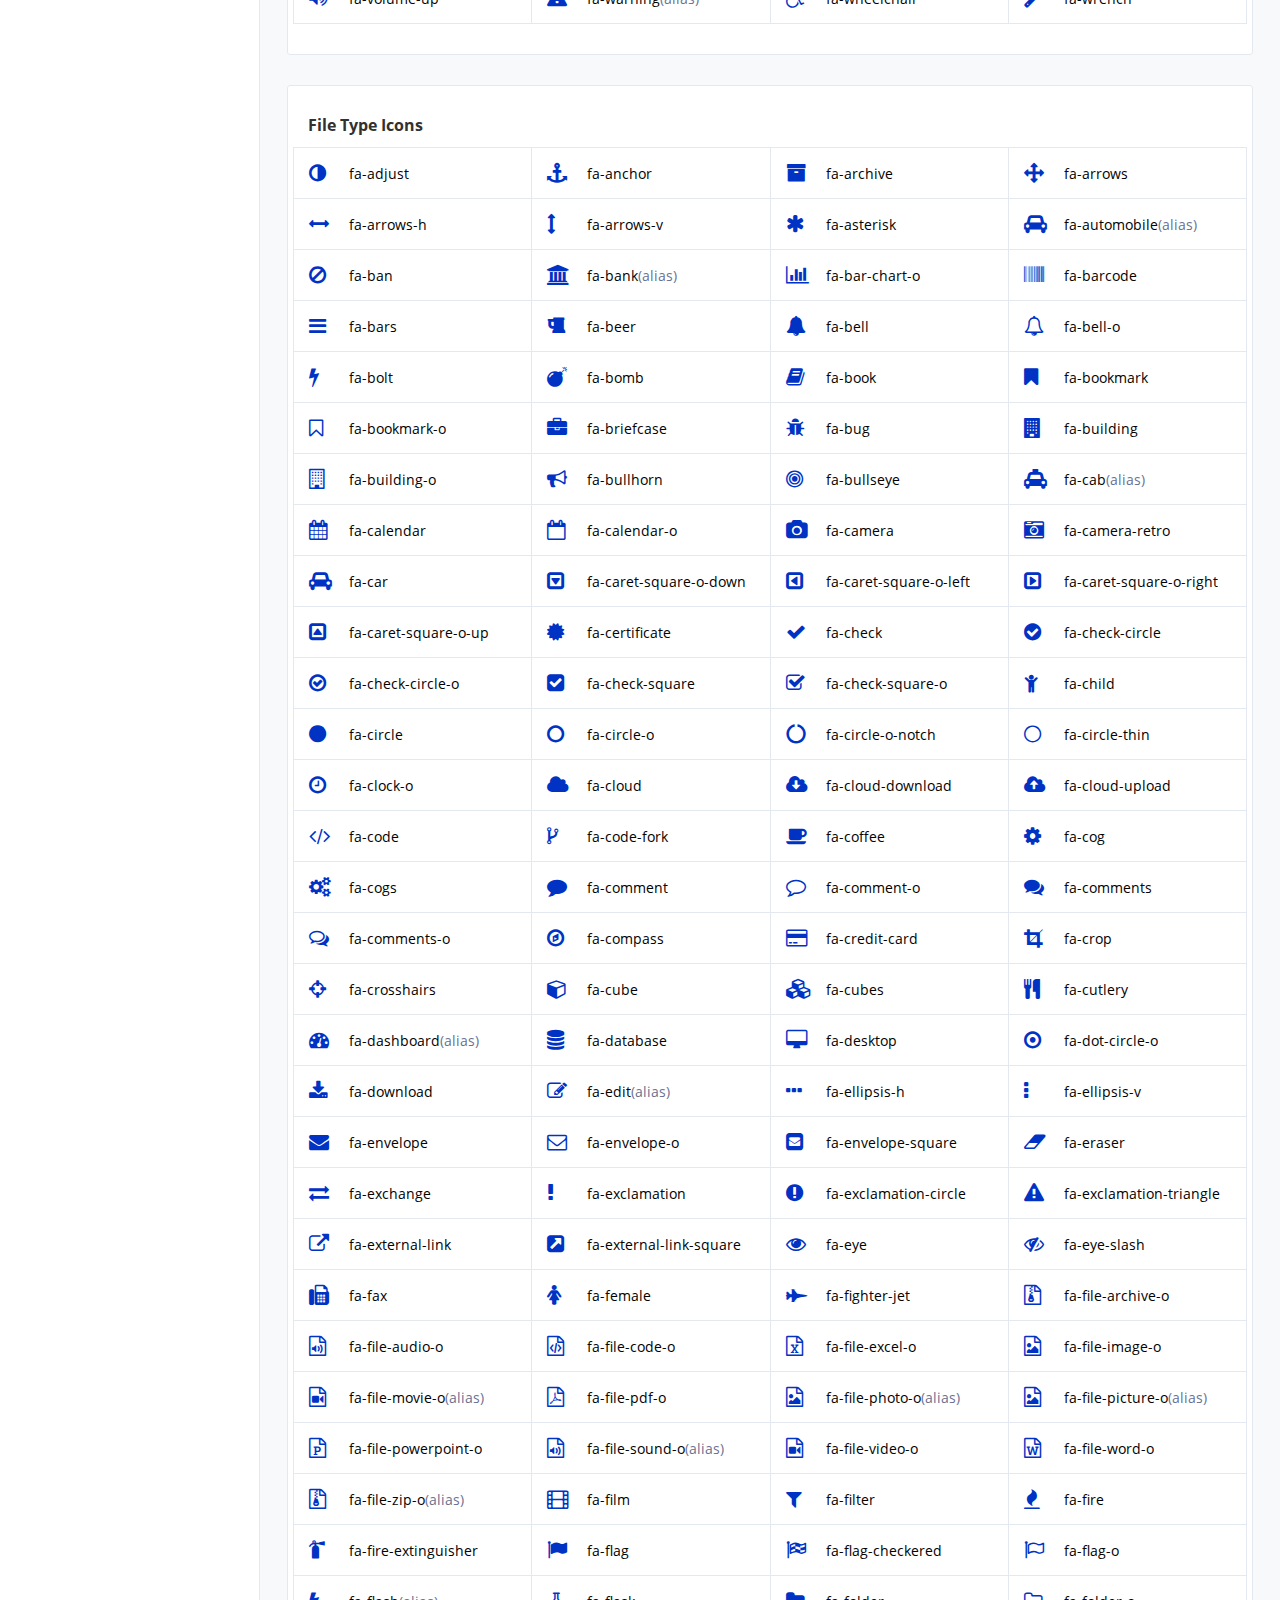
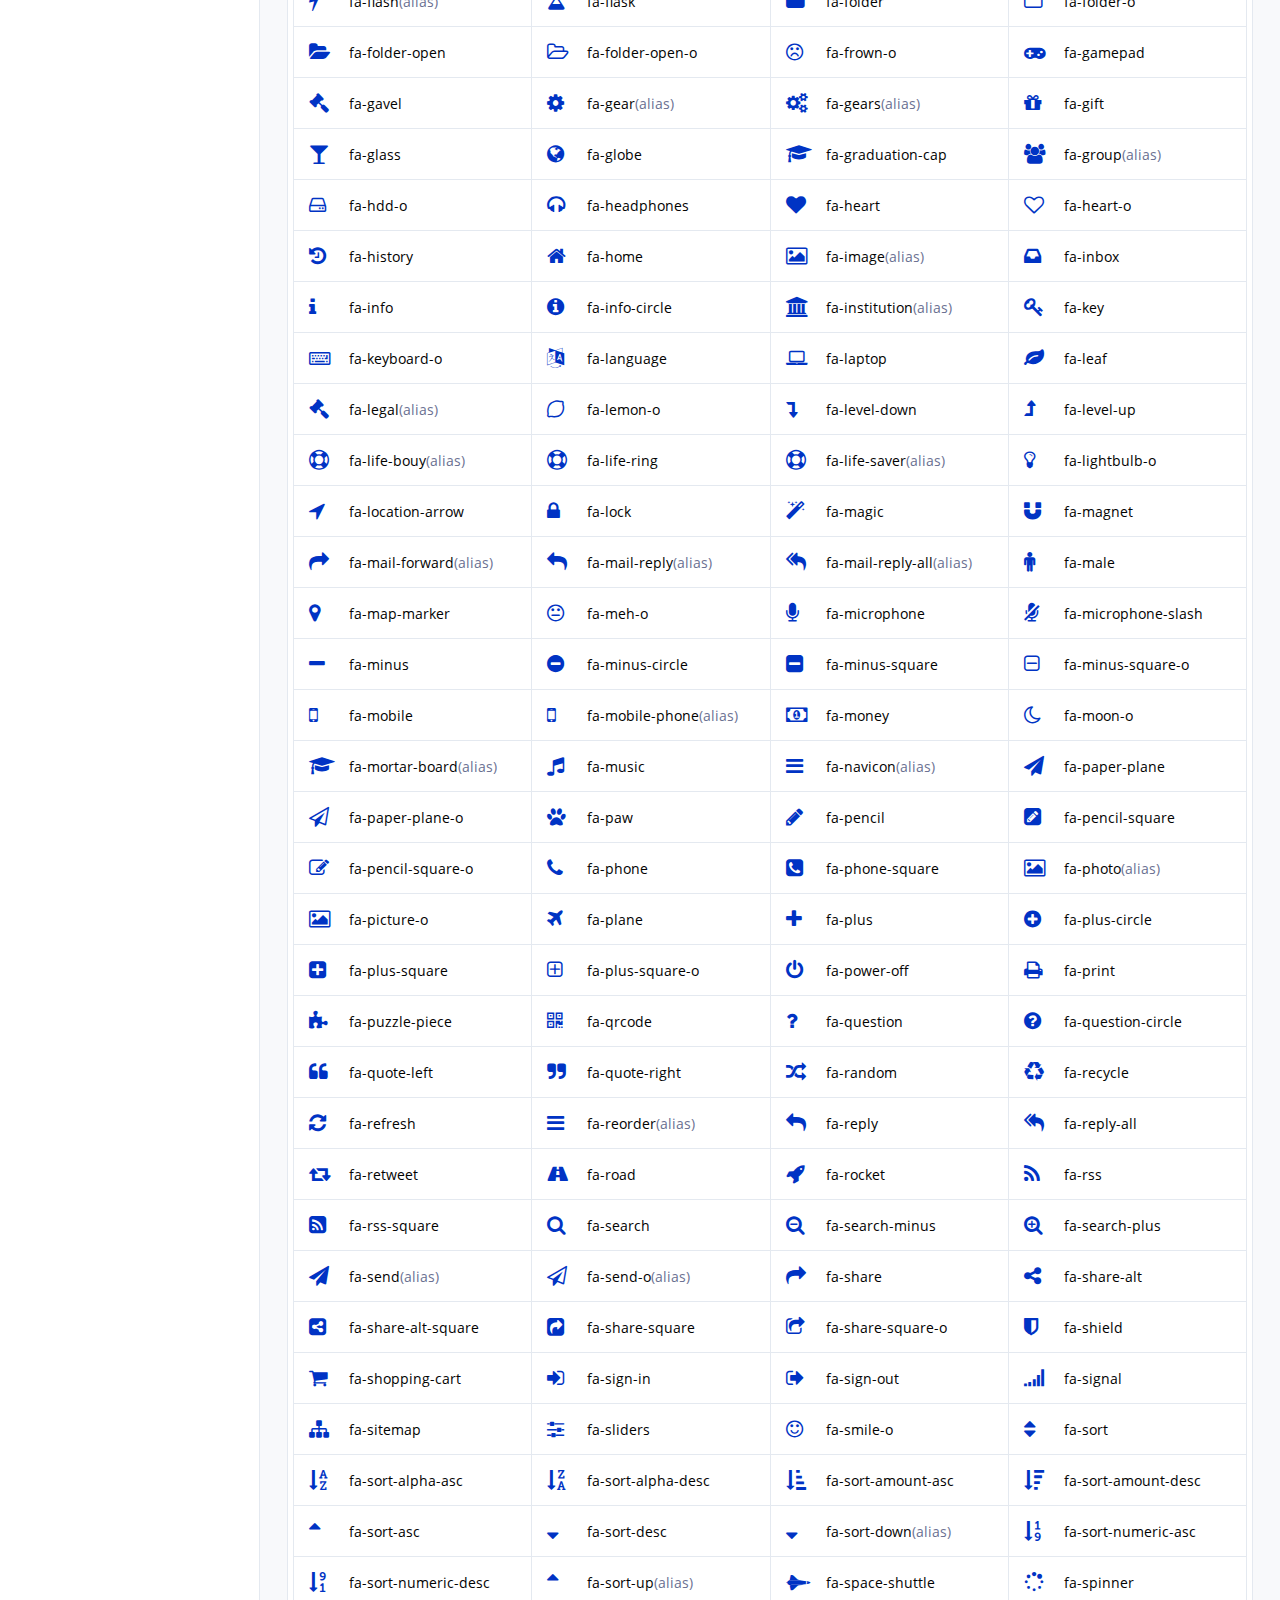
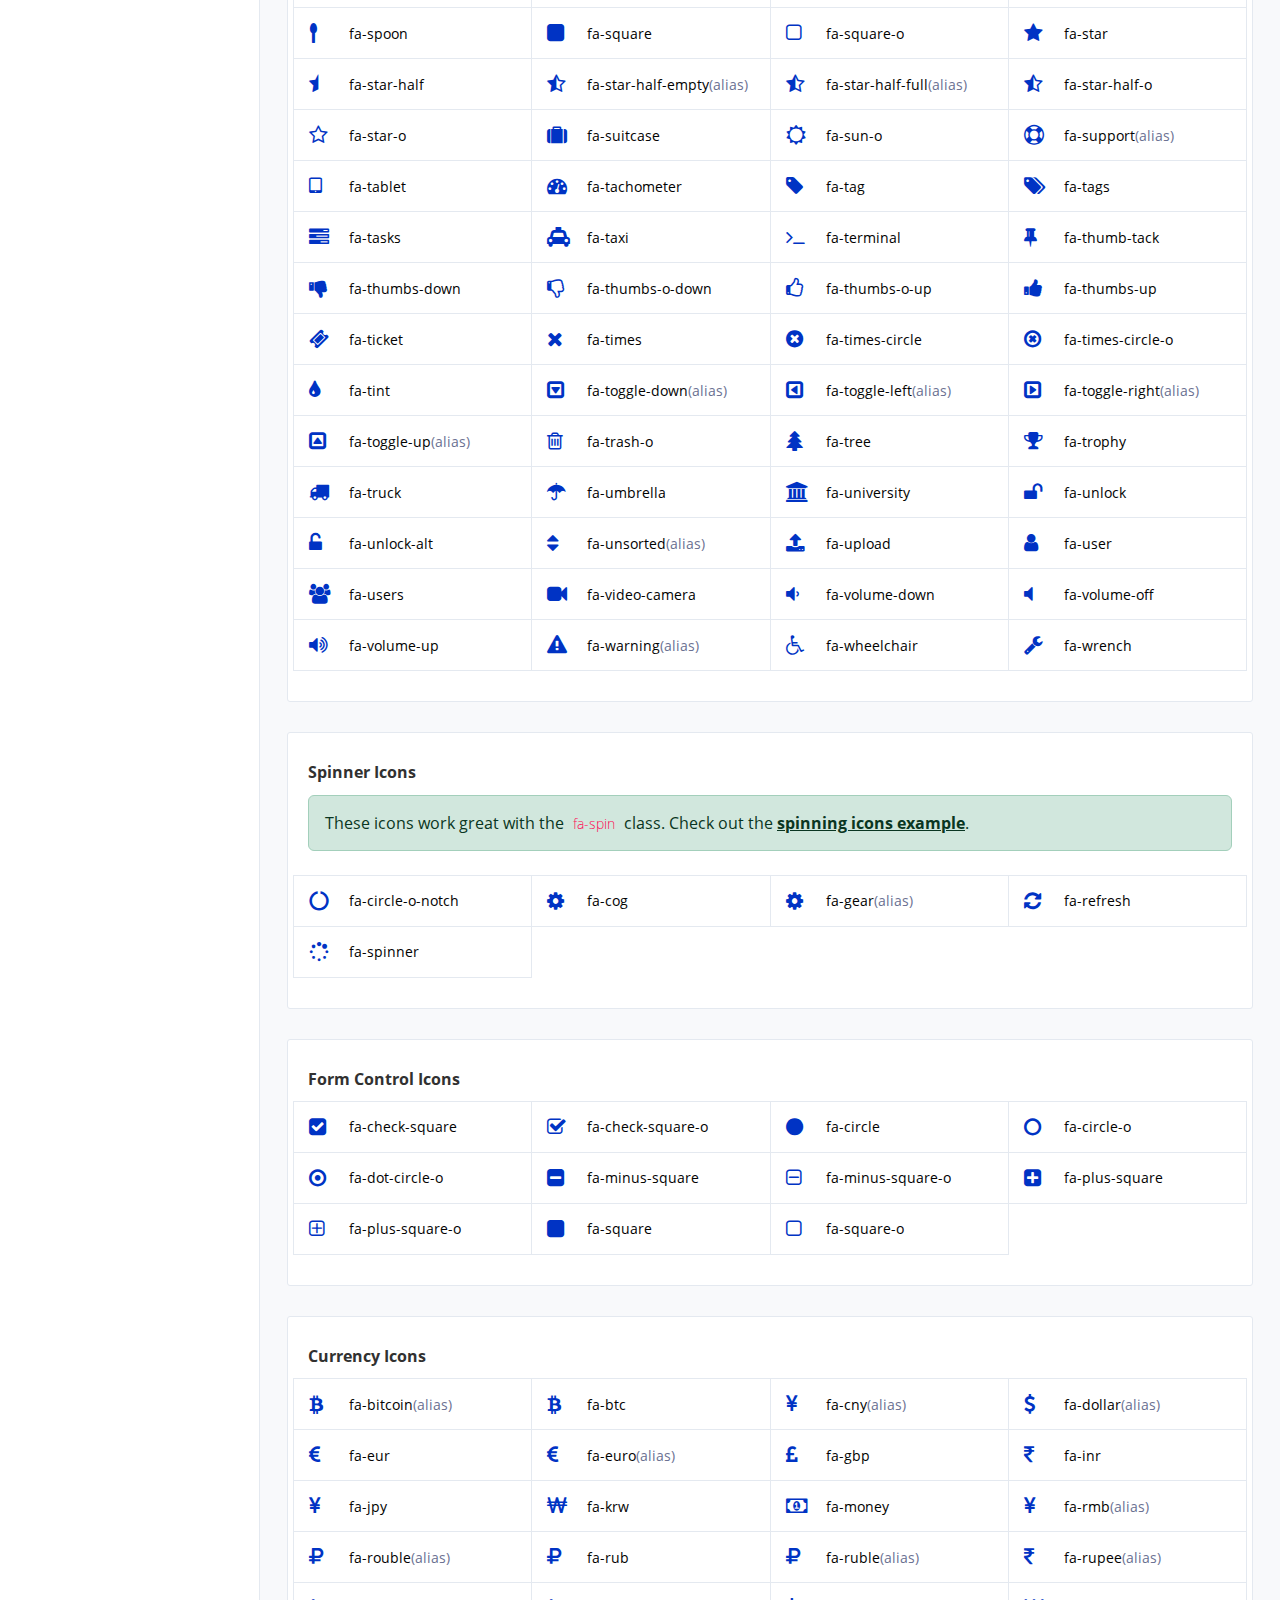
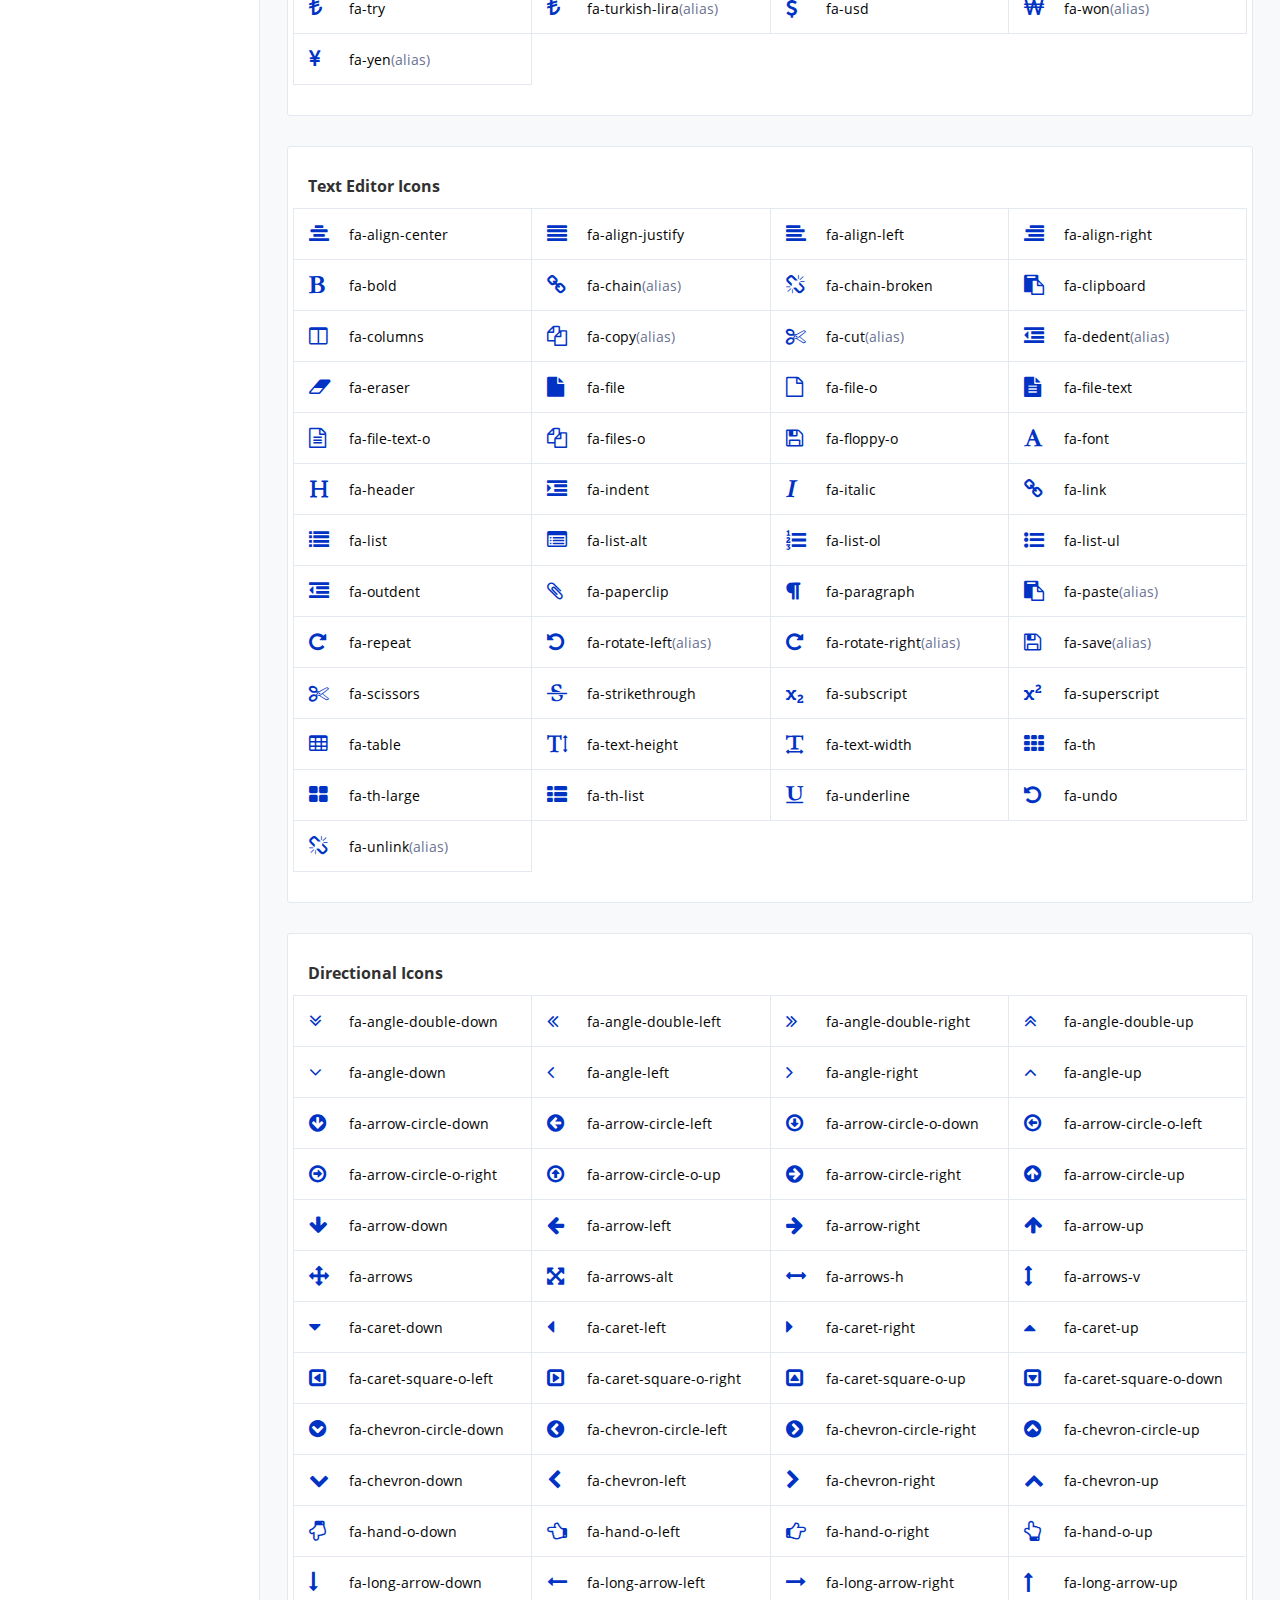
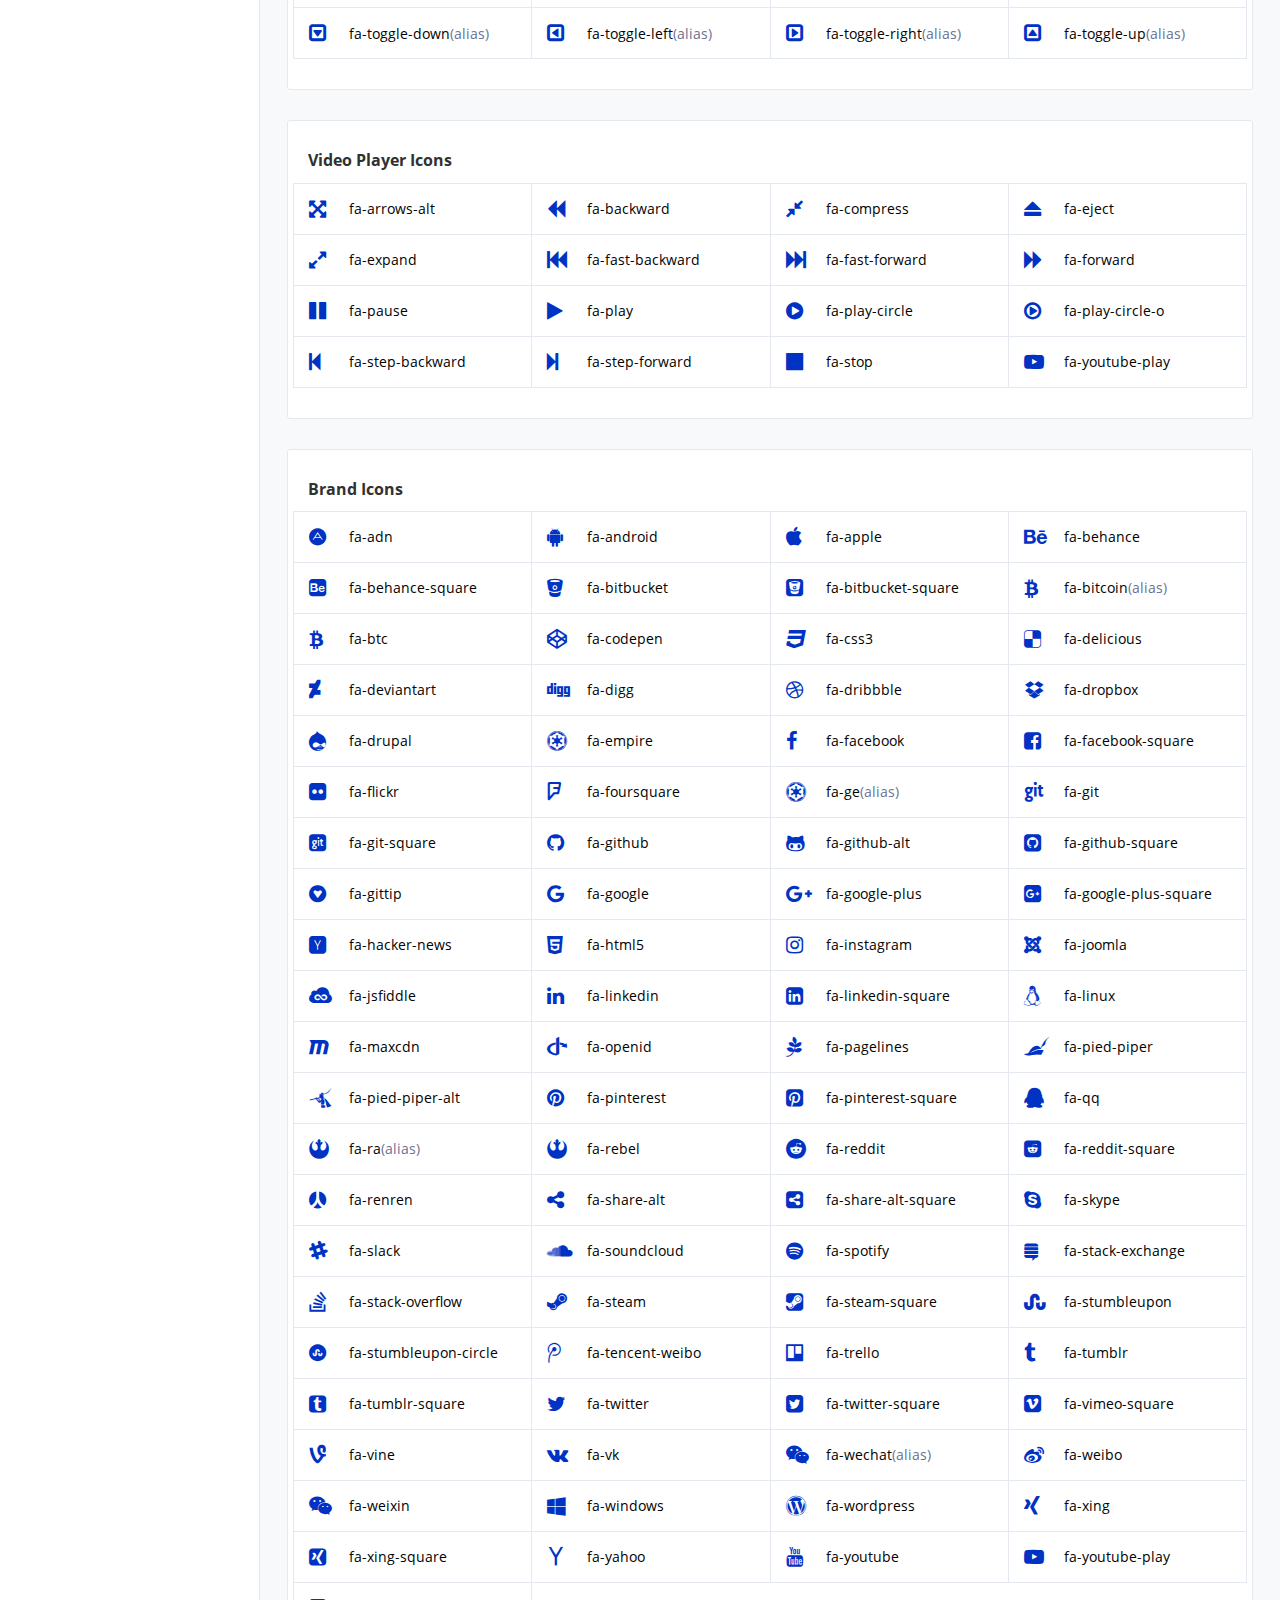
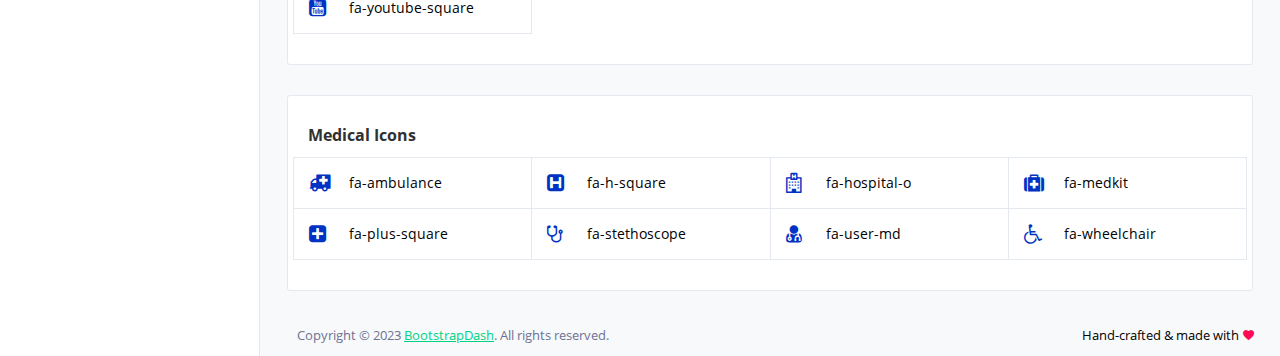
<file: pages/icons/font-awesome.html>
<!DOCTYPE html>
<html lang="en">
  <head>
    <!-- Required meta tags -->
    <meta charset="utf-8">
    <meta name="viewport" content="width=device-width, initial-scale=1, shrink-to-fit=no">
    <title>Plus Admin</title>
    <!-- plugins:css -->
    <link rel="stylesheet" href="../../assets/vendors/mdi/css/materialdesignicons.min.css">
    <link rel="stylesheet" href="../../assets/vendors/ti-icons/css/themify-icons.css">
    <link rel="stylesheet" href="../../assets/vendors/css/vendor.bundle.base.css">
    <link rel="stylesheet" href="../../assets/vendors/font-awesome/css/font-awesome.min.css">
    <!-- endinject -->
    <!-- Plugin css for this page -->
    <link rel="stylesheet" href="../../assets/vendors/font-awesome/css/font-awesome.min.css" />
    <!-- End plugin css for this page -->
    <!-- inject:css -->
    <!-- endinject -->
    <!-- Layout styles -->
    <link rel="stylesheet" href="../../assets/css/style.css">
    <!-- End layout styles -->
    <link rel="shortcut icon" href="../../assets/images/favicon.png" />
  </head>
  <body>
    <div class="container-scroller">
      <!-- partial:../../partials/_sidebar.html -->
      <nav class="sidebar sidebar-offcanvas" id="sidebar">
        <ul class="nav">
          <li class="nav-item nav-profile border-bottom">
            <a href="#" class="nav-link flex-column">
              <div class="nav-profile-image">
                <img src="../../assets/images/faces/face1.jpg" alt="profile">
                <!--change to offline or busy as needed-->
              </div>
              <div class="nav-profile-text d-flex ms-0 mb-3 flex-column">
                <span class="fw-semibold mb-1 mt-2 text-center">Antonio Olson</span>
                <span class="text-secondary icon-sm text-center">$3499.00</span>
              </div>
            </a>
          </li>
          <li class="nav-item pt-3">
            <a class="nav-link d-block" href="../../index.html">
              <img class="sidebar-brand-logo" src="../../assets/images/logo.svg" alt="">
              <img class="sidebar-brand-logomini" src="../../assets/images/logo-mini.svg" alt="">
              <div class="small fw-light pt-1">Responsive Dashboard </div>
            </a>
            <form class="d-flex align-items-center" action="#">
              <div class="input-group">
                <div class="input-group-prepend">
                  <i class="input-group-text border-0 mdi mdi-magnify"></i>
                </div>
                <input type="text" class="form-control border-0" placeholder="Search">
              </div>
            </form>
          </li>
          <li class="pt-2 pb-1">
            <span class="nav-item-head">Template Pages</span>
          </li>
          <li class="nav-item">
            <a class="nav-link" href="../../index.html">
              <i class="mdi mdi-compass-outline menu-icon"></i>
              <span class="menu-title">Dashboard</span>
            </a>
          </li>
          <li class="pt-2 pb-1">
            <span class="nav-item-head">UI Elements</span>
          </li>
          <li class="nav-item">
            <a class="nav-link" data-bs-toggle="collapse" href="#ui-basic" aria-expanded="false" aria-controls="ui-basic">
              <i class="mdi mdi-crosshairs-gps menu-icon"></i>
              <span class="menu-title">UI Elements</span>
              <i class="menu-arrow"></i>
            </a>
            <div class="collapse" id="ui-basic">
              <ul class="nav flex-column sub-menu">
                <li class="nav-item"> <a class="nav-link" href="../../pages/ui-features/buttons.html">Buttons</a></li>
                <li class="nav-item"> <a class="nav-link" href="../../pages/ui-features/dropdowns.html">Dropdowns</a></li>
                <li class="nav-item"> <a class="nav-link" href="../../pages/ui-features/typography.html">Typography</a></li>
              </ul>
            </div>
          </li>
          <li class="nav-item">
            <a class="nav-link" data-bs-toggle="collapse" href="#icons" aria-expanded="false" aria-controls="icons">
              <i class="mdi mdi-contacts menu-icon"></i>
              <span class="menu-title">Icons</span>
              <i class="menu-arrow"></i>
            </a>
            <div class="collapse" id="icons">
              <ul class="nav flex-column sub-menu">
                <li class="nav-item"> <a class="nav-link" href="../../pages/icons/font-awesome.html">Font Awesome</a></li>
              </ul>
            </div>
          </li>
          <li class="nav-item">
            <a class="nav-link" data-bs-toggle="collapse" href="#forms" aria-expanded="false" aria-controls="forms">
              <i class="mdi mdi-format-list-bulleted menu-icon"></i>
              <span class="menu-title">Forms</span>
              <i class="menu-arrow"></i>
            </a>
            <div class="collapse" id="forms">
              <ul class="nav flex-column sub-menu">
                <li class="nav-item"> <a class="nav-link" href="../../pages/forms/basic_elements.html">Form Elements</a></li>
              </ul>
            </div>
          </li>
          <li class="nav-item">
            <a class="nav-link" data-bs-toggle="collapse" href="#charts" aria-expanded="false" aria-controls="charts">
              <i class="mdi mdi-chart-bar menu-icon"></i>
              <span class="menu-title">Charts</span>
              <i class="menu-arrow"></i>
            </a>
            <div class="collapse" id="charts">
              <ul class="nav flex-column sub-menu">
                <li class="nav-item"> <a class="nav-link" href="../../pages/charts/chartjs.html">ChartJs</a></li>
              </ul>
            </div>
          </li>
          <li class="nav-item">
            <a class="nav-link" data-bs-toggle="collapse" href="#tables" aria-expanded="false" aria-controls="tables">
              <i class="mdi mdi-table-large menu-icon"></i>
              <span class="menu-title">Tables</span>
              <i class="menu-arrow"></i>
            </a>
            <div class="collapse" id="tables">
              <ul class="nav flex-column sub-menu">
                <li class="nav-item"> <a class="nav-link" href="../../pages/tables/basic-table.html">Basic Table</a></li>
              </ul>
            </div>
          </li>
          <li class="nav-item">
            <a class="nav-link" data-bs-toggle="collapse" href="#auth" aria-expanded="false" aria-controls="auth">
              <i class="mdi mdi-lock menu-icon"></i>
              <span class="menu-title">User Pages</span>
              <i class="menu-arrow"></i>
            </a>
            <div class="collapse" id="auth">
              <ul class="nav flex-column sub-menu">
                <li class="nav-item"> <a class="nav-link" href="../../pages/samples/blank-page.html"> Blank Page </a></li>
                <li class="nav-item"> <a class="nav-link" href="../../pages/samples/login.html"> Login </a></li>
                <li class="nav-item"> <a class="nav-link" href="../../pages/samples/register.html"> Register </a></li>
                <li class="nav-item"> <a class="nav-link" href="../../pages/samples/error-404.html"> 404 </a></li>
                <li class="nav-item"> <a class="nav-link" href="../../pages/samples/error-500.html"> 500 </a></li>
              </ul>
            </div>
          </li>
          <li class="nav-item pt-3">
            <a class="nav-link" href="../../docs/documentation.html" target="_blank">
              <i class="mdi mdi-file-document-box menu-icon"></i>
              <span class="menu-title">Documentation</span>
            </a>
          </li>
        </ul>
      </nav>
      <!-- partial -->
      <div class="container-fluid page-body-wrapper">
        <!-- partial:../../partials/_navbar.html -->
        <nav class="navbar default-layout-navbar col-lg-12 col-12 p-0 fixed-top d-flex flex-row">
          <div class="navbar-menu-wrapper d-flex align-items-stretch">
            <button class="navbar-toggler navbar-toggler align-self-center" type="button" data-toggle="minimize">
              <span class="mdi mdi-chevron-double-left"></span>
            </button>
            <div class="text-center navbar-brand-wrapper d-flex align-items-center justify-content-center">
              <a class="navbar-brand brand-logo-mini" href="../../index.html"><img src="../../../assets/images/logo-mini.svg" alt="logo" /></a>
            </div>
            <ul class="navbar-nav">
              <li class="nav-item dropdown">
                <a class="nav-link" id="messageDropdown" href="#" data-bs-toggle="dropdown" aria-expanded="false">
                  <i class="mdi mdi-email-outline"></i>
                </a>
                <div class="dropdown-menu dropdown-menu-left navbar-dropdown preview-list" aria-labelledby="messageDropdown">
                  <h6 class="p-3 mb-0 fw-semibold">Messages</h6>
                  <div class="dropdown-divider"></div>
                  <a class="dropdown-item preview-item">
                    <div class="preview-thumbnail">
                      <img src="../../../assets/images/faces/face1.jpg" alt="image" class="profile-pic">
                    </div>
                    <div class="preview-item-content d-flex align-items-start flex-column justify-content-center">
                      <h6 class="preview-subject ellipsis mb-1 fw-normal">Mark send you a message</h6>
                      <p class="text-gray mb-0"> 1 Minutes ago </p>
                    </div>
                  </a>
                  <div class="dropdown-divider"></div>
                  <a class="dropdown-item preview-item">
                    <div class="preview-thumbnail">
                      <img src="../../../assets/images/faces/face6.jpg" alt="image" class="profile-pic">
                    </div>
                    <div class="preview-item-content d-flex align-items-start flex-column justify-content-center">
                      <h6 class="preview-subject ellipsis mb-1 fw-normal">Cregh send you a message</h6>
                      <p class="text-gray mb-0"> 15 Minutes ago </p>
                    </div>
                  </a>
                  <div class="dropdown-divider"></div>
                  <a class="dropdown-item preview-item">
                    <div class="preview-thumbnail">
                      <img src="../../../assets/images/faces/face7.jpg" alt="image" class="profile-pic">
                    </div>
                    <div class="preview-item-content d-flex align-items-start flex-column justify-content-center">
                      <h6 class="preview-subject ellipsis mb-1 fw-normal">Profile picture updated</h6>
                      <p class="text-gray mb-0"> 18 Minutes ago </p>
                    </div>
                  </a>
                  <div class="dropdown-divider"></div>
                  <h6 class="p-3 mb-0 text-center text-primary font-13">4 new messages</h6>
                </div>
              </li>
              <li class="nav-item dropdown ms-3">
                <a class="nav-link" id="notificationDropdown" href="#" data-bs-toggle="dropdown">
                  <i class="mdi mdi-bell-outline"></i>
                </a>
                <div class="dropdown-menu dropdown-menu-left navbar-dropdown preview-list" aria-labelledby="notificationDropdown">
                  <h6 class="px-3 py-3 fw-semibold mb-0">Notifications</h6>
                  <div class="dropdown-divider"></div>
                  <a class="dropdown-item preview-item">
                    <div class="preview-thumbnail">
                      <div class="preview-icon bg-success">
                        <i class="mdi mdi-calendar"></i>
                      </div>
                    </div>
                    <div class="preview-item-content d-flex align-items-start flex-column justify-content-center">
                      <h6 class="preview-subject fw-normal mb-0">New order recieved</h6>
                      <p class="text-gray ellipsis mb-0"> 45 sec ago </p>
                    </div>
                  </a>
                  <div class="dropdown-divider"></div>
                  <a class="dropdown-item preview-item">
                    <div class="preview-thumbnail">
                      <div class="preview-icon bg-warning">
                        <i class="mdi mdi-image-filter-vintage"></i>
                      </div>
                    </div>
                    <div class="preview-item-content d-flex align-items-start flex-column justify-content-center">
                      <h6 class="preview-subject fw-normal mb-0">Server limit reached</h6>
                      <p class="text-gray ellipsis mb-0"> 55 sec ago </p>
                    </div>
                  </a>
                  <div class="dropdown-divider"></div>
                  <a class="dropdown-item preview-item">
                    <div class="preview-thumbnail">
                      <div class="preview-icon bg-info">
                        <i class="mdi mdi-link-variant"></i>
                      </div>
                    </div>
                    <div class="preview-item-content d-flex align-items-start flex-column justify-content-center">
                      <h6 class="preview-subject fw-normal mb-0">Kevin karvelle</h6>
                      <p class="text-gray ellipsis mb-0"> 11:09 PM </p>
                    </div>
                  </a>
                  <div class="dropdown-divider"></div>
                  <h6 class="p-3 font-13 mb-0 text-primary text-center">View all notifications</h6>
                </div>
              </li>
            </ul>
            <ul class="navbar-nav navbar-nav-right">
              <li class="nav-item nav-logout d-none d-md-block me-3">
                <a class="nav-link" href="#">Status</a>
              </li>
              <li class="nav-item nav-logout d-none d-md-block">
                <button class="btn btn-sm btn-danger">Trailing</button>
              </li>
              <li class="nav-item nav-profile dropdown d-none d-md-block">
                <a class="nav-link dropdown-toggle" id="profileDropdown" href="#" data-bs-toggle="dropdown" aria-expanded="false">
                  <div class="nav-profile-text">English </div>
                </a>
                <div class="dropdown-menu center navbar-dropdown" aria-labelledby="profileDropdown">
                  <a class="dropdown-item" href="#">
                    <i class="flag-icon flag-icon-bl me-3"></i> French </a>
                  <div class="dropdown-divider"></div>
                  <a class="dropdown-item" href="#">
                    <i class="flag-icon flag-icon-cn me-3"></i> Chinese </a>
                  <div class="dropdown-divider"></div>
                  <a class="dropdown-item" href="#">
                    <i class="flag-icon flag-icon-de me-3"></i> German </a>
                  <div class="dropdown-divider"></div>
                  <a class="dropdown-item" href="#">
                    <i class="flag-icon flag-icon-ru me-3"></i>Russian </a>
                </div>
              </li>
              <li class="nav-item nav-logout d-none d-lg-block">
                <a class="nav-link" href="../../index.html">
                  <i class="mdi mdi-home-circle"></i>
                </a>
              </li>
            </ul>
            <button class="navbar-toggler navbar-toggler-right d-lg-none align-self-center" type="button" data-toggle="offcanvas">
              <span class="mdi mdi-menu"></span>
            </button>
          </div>
        </nav>
        <!-- partial -->
        <div class="main-panel">
          <div class="content-wrapper">
            <div class="page-header">
              <h3 class="page-title"> Font awesome </h3>
              <nav aria-label="breadcrumb">
                <ol class="breadcrumb">
                  <li class="breadcrumb-item"><a href="#">Icons</a></li>
                  <li class="breadcrumb-item active" aria-current="page">Font awesome</li>
                </ol>
              </nav>
            </div>
            <div class="row">
              <div class="col-lg-12 grid-margin">
                <div class="card">
                  <div class="card-body">
                    <h4 class="card-title">New Icons</h4>
                    <div class="icons-list row">
                      <div class="col-sm-6 col-md-4 col-lg-3"> <i class="fa fa-address-book"></i>fa fa-address-book </div>
                      <div class="col-sm-6 col-md-4 col-lg-3"> <i class="fa fa-address-book-o"></i>fa fa-address-book-o </div>
                      <div class="col-sm-6 col-md-4 col-lg-3"> <i class="fa fa-address-card"></i>fa fa-address-card </div>
                      <div class="col-sm-6 col-md-4 col-lg-3"> <i class="fa fa-address-card-o"></i>fa fa-address-card-o </div>
                      <div class="col-sm-6 col-md-4 col-lg-3"> <i class="fa fa-bandcamp"></i>fa fa-bandcamp </div>
                      <div class="col-sm-6 col-md-4 col-lg-3"> <i class="fa fa-bath"></i>fa fa-bath </div>
                      <div class="col-sm-6 col-md-4 col-lg-3"> <i class="fa fa-bathtub"></i>fa fa-bathtub </div>
                      <div class="col-sm-6 col-md-4 col-lg-3"> <i class="fa fa-drivers-license"></i>fa fa-drivers-license </div>
                      <div class="col-sm-6 col-md-4 col-lg-3"> <i class="fa fa-drivers-license-o"></i>fa fa-drivers-license-o </div>
                      <div class="col-sm-6 col-md-4 col-lg-3"> <i class="fa fa-eercast"></i>fa fa-eercast </div>
                      <div class="col-sm-6 col-md-4 col-lg-3"> <i class="fa fa-envelope-open"></i>fa fa-envelope-open </div>
                      <div class="col-sm-6 col-md-4 col-lg-3"> <i class="fa fa-envelope-open-o"></i>fa fa-envelope-open-o </div>
                      <div class="col-sm-6 col-md-4 col-lg-3"> <i class="fa fa-etsy"></i>fa fa-etsy </div>
                      <div class="col-sm-6 col-md-4 col-lg-3"> <i class="fa fa-free-code-camp"></i>fa fa-free-code-camp </div>
                      <div class="col-sm-6 col-md-4 col-lg-3"> <i class="fa fa-grav"></i>fa fa-grav </div>
                      <div class="col-sm-6 col-md-4 col-lg-3"> <i class="fa fa-handshake-o"></i>fa fa-handshake-o </div>
                      <div class="col-sm-6 col-md-4 col-lg-3"> <i class="fa fa-id-badge"></i>fa fa-id-badge </div>
                      <div class="col-sm-6 col-md-4 col-lg-3"> <i class="fa fa-id-card"></i>fa fa-id-card </div>
                      <div class="col-sm-6 col-md-4 col-lg-3"> <i class="fa fa-id-card-o"></i>fa fa-id-card-o </div>
                      <div class="col-sm-6 col-md-4 col-lg-3"> <i class="fa fa-imdb"></i>fa fa-imdb </div>
                      <div class="col-sm-6 col-md-4 col-lg-3"> <i class="fa fa-linode"></i> fa fa-linode </div>
                      <div class="col-sm-6 col-md-4 col-lg-3"> <i class="fa fa-meetup"></i>fa fa-meetup </div>
                      <div class="col-sm-6 col-md-4 col-lg-3"> <i class="fa fa-microchip"></i>fa fa-microchip </div>
                      <div class="col-sm-6 col-md-4 col-lg-3"> <i class="fa fa-podcast"></i>fa fa-podcast </div>
                      <div class="col-sm-6 col-md-4 col-lg-3"> <i class="fa fa-quora"></i>fa fa-quora </div>
                      <div class="col-sm-6 col-md-4 col-lg-3"> <i class="fa fa-ravelry"></i>fa fa-ravelry </div>
                      <div class="col-sm-6 col-md-4 col-lg-3"> <i class="fa fa-s15"></i>fa fa-s15 </div>
                      <div class="col-sm-6 col-md-4 col-lg-3"> <i class="fa fa-shower"></i>fa fa-shower </div>
                      <div class="col-sm-6 col-md-4 col-lg-3"> <i class="fa fa-snowflake-o"></i>fa fa-snowflake-o </div>
                      <div class="col-sm-6 col-md-4 col-lg-3"> <i class="fa fa-superpowers"></i>fa fa-superpowers </div>
                      <div class="col-sm-6 col-md-4 col-lg-3"> <i class="fa fa-telegram"></i>fa fa-telegram </div>
                      <div class="col-sm-6 col-md-4 col-lg-3"> <i class="fa fa-thermometer"></i>fa fa-thermometer </div>
                      <div class="col-sm-6 col-md-4 col-lg-3"> <i class="fa fa-thermometer-0"></i>fa fa-thermometer-0 </div>
                      <div class="col-sm-6 col-md-4 col-lg-3"> <i class="fa fa-thermometer-1"></i>fa fa-thermometer-1 </div>
                      <div class="col-sm-6 col-md-4 col-lg-3"> <i class="fa fa-thermometer-2"></i>fa fa-thermometer-2 </div>
                      <div class="col-sm-6 col-md-4 col-lg-3"> <i class="fa fa-thermometer-3"></i>fa fa-thermometer-3 </div>
                      <div class="col-sm-6 col-md-4 col-lg-3"> <i class="fa fa-thermometer-4"></i>fa fa-thermometer-4 </div>
                      <div class="col-sm-6 col-md-4 col-lg-3"> <i class="fa fa-thermometer-empty"></i>fa fa-thermometer-empty </div>
                      <div class="col-sm-6 col-md-4 col-lg-3"> <i class="fa fa-thermometer-full"></i>fa fa-thermometer-full </div>
                      <div class="col-sm-6 col-md-4 col-lg-3"> <i class="fa fa-thermometer-half"></i>fa fa-thermometer-half </div>
                      <div class="col-sm-6 col-md-4 col-lg-3"> <i class="fa fa-thermometer-quarter"></i>fa fa-thermometer-quarter </div>
                      <div class="col-sm-6 col-md-4 col-lg-3"> <i class="fa fa-thermometer-three-quarters"></i>fa fa-thermometer-three-quarters </div>
                      <div class="col-sm-6 col-md-4 col-lg-3"> <i class="fa fa-times-rectangle"></i>fa fa-times-rectangle </div>
                      <div class="col-sm-6 col-md-4 col-lg-3"> <i class="fa fa-times-rectangle-o"></i>fa fa-times-rectangle-o </div>
                      <div class="col-sm-6 col-md-4 col-lg-3"> <i class="fa fa-user-circle"></i>fa fa-user-circle </div>
                      <div class="col-sm-6 col-md-4 col-lg-3"> <i class="fa fa-user-circle-o"></i>fa fa-user-circle-o </div>
                      <div class="col-sm-6 col-md-4 col-lg-3"> <i class="fa fa-user-o"></i>fa fa-user-o </div>
                      <div class="col-sm-6 col-md-4 col-lg-3"> <i class="fa fa-vcard"></i>fa fa-vcard </div>
                      <div class="col-sm-6 col-md-4 col-lg-3"> <i class="fa fa-vcard-o"></i>fa fa-vcard-o </div>
                      <div class="col-sm-6 col-md-4 col-lg-3"> <i class="fa fa-window-close"></i>fa fa-window-close </div>
                      <div class="col-sm-6 col-md-4 col-lg-3"> <i class="fa fa-window-close-o"></i>fa fa-window-close-o </div>
                      <div class="col-sm-6 col-md-4 col-lg-3"> <i class="fa fa-window-maximize"></i>fa fa-window-maximize </div>
                      <div class="col-sm-6 col-md-4 col-lg-3"> <i class="fa fa-window-minimize"></i>fa fa-window-minimize </div>
                      <div class="col-sm-6 col-md-4 col-lg-3"> <i class="fa fa-window-restore"></i>fa fa-window-restore </div>
                      <div class="col-sm-6 col-md-4 col-lg-3"> <i class="fa fa-wpexplorer"></i>fa fa-wpexplorer </div>
                    </div>
                  </div>
                </div>
              </div>
              <div class="col-lg-12 grid-margin">
                <div class="card">
                  <div class="card-body">
                    <h4 class="card-title">Web Application Icons</h4>
                    <div class="icons-list row">
                      <div class="col-sm-6 col-md-4 col-lg-3"><i class="fa fa-adjust"></i> fa-adjust</div>
                      <div class="col-sm-6 col-md-4 col-lg-3"><i class="fa fa-anchor"></i> fa-anchor</div>
                      <div class="col-sm-6 col-md-4 col-lg-3"><i class="fa fa-archive"></i> fa-archive</div>
                      <div class="col-sm-6 col-md-4 col-lg-3"><i class="fa fa-arrows"></i> fa-arrows</div>
                      <div class="col-sm-6 col-md-4 col-lg-3"><i class="fa fa-arrows-h"></i> fa-arrows-h</div>
                      <div class="col-sm-6 col-md-4 col-lg-3"><i class="fa fa-arrows-v"></i> fa-arrows-v</div>
                      <div class="col-sm-6 col-md-4 col-lg-3"><i class="fa fa-asterisk"></i> fa-asterisk</div>
                      <div class="col-sm-6 col-md-4 col-lg-3"><i class="fa fa-automobile"></i> fa-automobile <span class="text-muted">(alias)</span> </div>
                      <div class="col-sm-6 col-md-4 col-lg-3"><i class="fa fa-ban"></i> fa-ban</div>
                      <div class="col-sm-6 col-md-4 col-lg-3"><i class="fa fa-bank"></i> fa-bank <span class="text-muted">(alias)</span> </div>
                      <div class="col-sm-6 col-md-4 col-lg-3"><i class="fa fa-bar-chart-o"></i> fa-bar-chart-o</div>
                      <div class="col-sm-6 col-md-4 col-lg-3"><i class="fa fa-barcode"></i> fa-barcode</div>
                      <div class="col-sm-6 col-md-4 col-lg-3"><i class="fa fa-bars"></i> fa-bars</div>
                      <div class="col-sm-6 col-md-4 col-lg-3"><i class="fa fa-beer"></i> fa-beer</div>
                      <div class="col-sm-6 col-md-4 col-lg-3"><i class="fa fa-bell"></i> fa-bell</div>
                      <div class="col-sm-6 col-md-4 col-lg-3"><i class="fa fa-bell-o"></i> fa-bell-o</div>
                      <div class="col-sm-6 col-md-4 col-lg-3"><i class="fa fa-bolt"></i> fa-bolt</div>
                      <div class="col-sm-6 col-md-4 col-lg-3"><i class="fa fa-bomb"></i> fa-bomb</div>
                      <div class="col-sm-6 col-md-4 col-lg-3"><i class="fa fa-book"></i> fa-book</div>
                      <div class="col-sm-6 col-md-4 col-lg-3"><i class="fa fa-bookmark"></i> fa-bookmark</div>
                      <div class="col-sm-6 col-md-4 col-lg-3"><i class="fa fa-bookmark-o"></i> fa-bookmark-o</div>
                      <div class="col-sm-6 col-md-4 col-lg-3"><i class="fa fa-briefcase"></i> fa-briefcase</div>
                      <div class="col-sm-6 col-md-4 col-lg-3"><i class="fa fa-bug"></i> fa-bug</div>
                      <div class="col-sm-6 col-md-4 col-lg-3"><i class="fa fa-building"></i> fa-building</div>
                      <div class="col-sm-6 col-md-4 col-lg-3"><i class="fa fa-building-o"></i> fa-building-o</div>
                      <div class="col-sm-6 col-md-4 col-lg-3"><i class="fa fa-bullhorn"></i> fa-bullhorn</div>
                      <div class="col-sm-6 col-md-4 col-lg-3"><i class="fa fa-bullseye"></i> fa-bullseye</div>
                      <div class="col-sm-6 col-md-4 col-lg-3"><i class="fa fa-cab"></i> fa-cab <span class="text-muted">(alias)</span> </div>
                      <div class="col-sm-6 col-md-4 col-lg-3"><i class="fa fa-calendar"></i> fa-calendar</div>
                      <div class="col-sm-6 col-md-4 col-lg-3"><i class="fa fa-calendar-o"></i> fa-calendar-o</div>
                      <div class="col-sm-6 col-md-4 col-lg-3"><i class="fa fa-camera"></i> fa-camera</div>
                      <div class="col-sm-6 col-md-4 col-lg-3"><i class="fa fa-camera-retro"></i> fa-camera-retro</div>
                      <div class="col-sm-6 col-md-4 col-lg-3"><i class="fa fa-car"></i> fa-car</div>
                      <div class="col-sm-6 col-md-4 col-lg-3"><i class="fa fa-caret-square-o-down"></i> fa-caret-square-o-down</div>
                      <div class="col-sm-6 col-md-4 col-lg-3"><i class="fa fa-caret-square-o-left"></i> fa-caret-square-o-left</div>
                      <div class="col-sm-6 col-md-4 col-lg-3"><i class="fa fa-caret-square-o-right"></i> fa-caret-square-o-right</div>
                      <div class="col-sm-6 col-md-4 col-lg-3"><i class="fa fa-caret-square-o-up"></i> fa-caret-square-o-up </div>
                      <div class="col-sm-6 col-md-4 col-lg-3"><i class="fa fa-certificate"></i> fa-certificate</div>
                      <div class="col-sm-6 col-md-4 col-lg-3"><i class="fa fa-check"></i> fa-check</div>
                      <div class="col-sm-6 col-md-4 col-lg-3"><i class="fa fa-check-circle"></i> fa-check-circle</div>
                      <div class="col-sm-6 col-md-4 col-lg-3"><i class="fa fa-check-circle-o"></i> fa-check-circle-o</div>
                      <div class="col-sm-6 col-md-4 col-lg-3"><i class="fa fa-check-square"></i> fa-check-square</div>
                      <div class="col-sm-6 col-md-4 col-lg-3"><i class="fa fa-check-square-o"></i> fa-check-square-o</div>
                      <div class="col-sm-6 col-md-4 col-lg-3"><i class="fa fa-child"></i> fa-child</div>
                      <div class="col-sm-6 col-md-4 col-lg-3"><i class="fa fa-circle"></i> fa-circle</div>
                      <div class="col-sm-6 col-md-4 col-lg-3"><i class="fa fa-circle-o"></i> fa-circle-o</div>
                      <div class="col-sm-6 col-md-4 col-lg-3"><i class="fa fa-circle-o-notch"></i> fa-circle-o-notch</div>
                      <div class="col-sm-6 col-md-4 col-lg-3"><i class="fa fa-circle-thin"></i> fa-circle-thin</div>
                      <div class="col-sm-6 col-md-4 col-lg-3"><i class="fa fa-clock-o"></i> fa-clock-o</div>
                      <div class="col-sm-6 col-md-4 col-lg-3"><i class="fa fa-cloud"></i> fa-cloud</div>
                      <div class="col-sm-6 col-md-4 col-lg-3"><i class="fa fa-cloud-download"></i> fa-cloud-download</div>
                      <div class="col-sm-6 col-md-4 col-lg-3"><i class="fa fa-cloud-upload"></i> fa-cloud-upload</div>
                      <div class="col-sm-6 col-md-4 col-lg-3"><i class="fa fa-code"></i> fa-code</div>
                      <div class="col-sm-6 col-md-4 col-lg-3"><i class="fa fa-code-fork"></i> fa-code-fork</div>
                      <div class="col-sm-6 col-md-4 col-lg-3"><i class="fa fa-coffee"></i> fa-coffee</div>
                      <div class="col-sm-6 col-md-4 col-lg-3"><i class="fa fa-cog"></i> fa-cog</div>
                      <div class="col-sm-6 col-md-4 col-lg-3"><i class="fa fa-cogs"></i> fa-cogs</div>
                      <div class="col-sm-6 col-md-4 col-lg-3"><i class="fa fa-comment"></i> fa-comment</div>
                      <div class="col-sm-6 col-md-4 col-lg-3"><i class="fa fa-comment-o"></i> fa-comment-o</div>
                      <div class="col-sm-6 col-md-4 col-lg-3"><i class="fa fa-comments"></i> fa-comments</div>
                      <div class="col-sm-6 col-md-4 col-lg-3"><i class="fa fa-comments-o"></i> fa-comments-o</div>
                      <div class="col-sm-6 col-md-4 col-lg-3"><i class="fa fa-compass"></i> fa-compass</div>
                      <div class="col-sm-6 col-md-4 col-lg-3"><i class="fa fa-credit-card"></i> fa-credit-card</div>
                      <div class="col-sm-6 col-md-4 col-lg-3"><i class="fa fa-crop"></i> fa-crop</div>
                      <div class="col-sm-6 col-md-4 col-lg-3"><i class="fa fa-crosshairs"></i> fa-crosshairs</div>
                      <div class="col-sm-6 col-md-4 col-lg-3"><i class="fa fa-cube"></i> fa-cube</div>
                      <div class="col-sm-6 col-md-4 col-lg-3"><i class="fa fa-cubes"></i> fa-cubes</div>
                      <div class="col-sm-6 col-md-4 col-lg-3"><i class="fa fa-cutlery"></i> fa-cutlery</div>
                      <div class="col-sm-6 col-md-4 col-lg-3"><i class="fa fa-dashboard"></i> fa-dashboard <span class="text-muted">(alias)</span> </div>
                      <div class="col-sm-6 col-md-4 col-lg-3"><i class="fa fa-database"></i> fa-database</div>
                      <div class="col-sm-6 col-md-4 col-lg-3"><i class="fa fa-desktop"></i> fa-desktop</div>
                      <div class="col-sm-6 col-md-4 col-lg-3"><i class="fa fa-dot-circle-o"></i> fa-dot-circle-o</div>
                      <div class="col-sm-6 col-md-4 col-lg-3"><i class="fa fa-download"></i> fa-download</div>
                      <div class="col-sm-6 col-md-4 col-lg-3"><i class="fa fa-edit"></i> fa-edit <span class="text-muted">(alias)</span> </div>
                      <div class="col-sm-6 col-md-4 col-lg-3"><i class="fa fa-ellipsis-h"></i> fa-ellipsis-h</div>
                      <div class="col-sm-6 col-md-4 col-lg-3"><i class="fa fa-ellipsis-v"></i> fa-ellipsis-v</div>
                      <div class="col-sm-6 col-md-4 col-lg-3"><i class="fa fa-envelope"></i> fa-envelope</div>
                      <div class="col-sm-6 col-md-4 col-lg-3"><i class="fa fa-envelope-o"></i> fa-envelope-o</div>
                      <div class="col-sm-6 col-md-4 col-lg-3"><i class="fa fa-envelope-square"></i> fa-envelope-square </div>
                      <div class="col-sm-6 col-md-4 col-lg-3"><i class="fa fa-eraser"></i> fa-eraser</div>
                      <div class="col-sm-6 col-md-4 col-lg-3"><i class="fa fa-exchange"></i> fa-exchange</div>
                      <div class="col-sm-6 col-md-4 col-lg-3"><i class="fa fa-exclamation"></i> fa-exclamation</div>
                      <div class="col-sm-6 col-md-4 col-lg-3"><i class="fa fa-exclamation-circle"></i> fa-exclamation-circle</div>
                      <div class="col-sm-6 col-md-4 col-lg-3"><i class="fa fa-exclamation-triangle"></i> fa-exclamation-triangle</div>
                      <div class="col-sm-6 col-md-4 col-lg-3"><i class="fa fa-external-link"></i> fa-external-link</div>
                      <div class="col-sm-6 col-md-4 col-lg-3"><i class="fa fa-external-link-square"></i> fa-external-link-square</div>
                      <div class="col-sm-6 col-md-4 col-lg-3"><i class="fa fa-eye"></i> fa-eye</div>
                      <div class="col-sm-6 col-md-4 col-lg-3"><i class="fa fa-eye-slash"></i> fa-eye-slash</div>
                      <div class="col-sm-6 col-md-4 col-lg-3"><i class="fa fa-fax"></i> fa-fax</div>
                      <div class="col-sm-6 col-md-4 col-lg-3"><i class="fa fa-female"></i> fa-female</div>
                      <div class="col-sm-6 col-md-4 col-lg-3"><i class="fa fa-fighter-jet"></i> fa-fighter-jet</div>
                      <div class="col-sm-6 col-md-4 col-lg-3"><i class="fa fa-file-archive-o"></i> fa-file-archive-o</div>
                      <div class="col-sm-6 col-md-4 col-lg-3"><i class="fa fa-file-audio-o"></i> fa-file-audio-o</div>
                      <div class="col-sm-6 col-md-4 col-lg-3"><i class="fa fa-file-code-o"></i> fa-file-code-o</div>
                      <div class="col-sm-6 col-md-4 col-lg-3"><i class="fa fa-file-excel-o"></i> fa-file-excel-o</div>
                      <div class="col-sm-6 col-md-4 col-lg-3"><i class="fa fa-file-image-o"></i> fa-file-image-o</div>
                      <div class="col-sm-6 col-md-4 col-lg-3"><i class="fa fa-file-movie-o"></i> fa-file-movie-o <span class="text-muted">(alias)</span> </div>
                      <div class="col-sm-6 col-md-4 col-lg-3"><i class="fa fa-file-pdf-o"></i> fa-file-pdf-o</div>
                      <div class="col-sm-6 col-md-4 col-lg-3"><i class="fa fa-file-photo-o"></i> fa-file-photo-o <span class="text-muted">(alias)</span> </div>
                      <div class="col-sm-6 col-md-4 col-lg-3"><i class="fa fa-file-picture-o"></i> fa-file-picture-o <span class="text-muted">(alias)</span> </div>
                      <div class="col-sm-6 col-md-4 col-lg-3"><i class="fa fa-file-powerpoint-o"></i> fa-file-powerpoint-o </div>
                      <div class="col-sm-6 col-md-4 col-lg-3"><i class="fa fa-file-sound-o"></i> fa-file-sound-o <span class="text-muted">(alias)</span> </div>
                      <div class="col-sm-6 col-md-4 col-lg-3"><i class="fa fa-file-video-o"></i> fa-file-video-o</div>
                      <div class="col-sm-6 col-md-4 col-lg-3"><i class="fa fa-file-word-o"></i> fa-file-word-o</div>
                      <div class="col-sm-6 col-md-4 col-lg-3"><i class="fa fa-file-zip-o"></i> fa-file-zip-o <span class="text-muted">(alias)</span> </div>
                      <div class="col-sm-6 col-md-4 col-lg-3"><i class="fa fa-film"></i> fa-film</div>
                      <div class="col-sm-6 col-md-4 col-lg-3"><i class="fa fa-filter"></i> fa-filter</div>
                      <div class="col-sm-6 col-md-4 col-lg-3"><i class="fa fa-fire"></i> fa-fire</div>
                      <div class="col-sm-6 col-md-4 col-lg-3"><i class="fa fa-fire-extinguisher"></i> fa-fire-extinguisher </div>
                      <div class="col-sm-6 col-md-4 col-lg-3"><i class="fa fa-flag"></i> fa-flag</div>
                      <div class="col-sm-6 col-md-4 col-lg-3"><i class="fa fa-flag-checkered"></i> fa-flag-checkered</div>
                      <div class="col-sm-6 col-md-4 col-lg-3"><i class="fa fa-flag-o"></i> fa-flag-o</div>
                      <div class="col-sm-6 col-md-4 col-lg-3"><i class="fa fa-flash"></i> fa-flash <span class="text-muted">(alias)</span> </div>
                      <div class="col-sm-6 col-md-4 col-lg-3"><i class="fa fa-flask"></i> fa-flask</div>
                      <div class="col-sm-6 col-md-4 col-lg-3"><i class="fa fa-folder"></i> fa-folder</div>
                      <div class="col-sm-6 col-md-4 col-lg-3"><i class="fa fa-folder-o"></i> fa-folder-o</div>
                      <div class="col-sm-6 col-md-4 col-lg-3"><i class="fa fa-folder-open"></i> fa-folder-open</div>
                      <div class="col-sm-6 col-md-4 col-lg-3"><i class="fa fa-folder-open-o"></i> fa-folder-open-o</div>
                      <div class="col-sm-6 col-md-4 col-lg-3"><i class="fa fa-frown-o"></i> fa-frown-o</div>
                      <div class="col-sm-6 col-md-4 col-lg-3"><i class="fa fa-gamepad"></i> fa-gamepad</div>
                      <div class="col-sm-6 col-md-4 col-lg-3"><i class="fa fa-gavel"></i> fa-gavel</div>
                      <div class="col-sm-6 col-md-4 col-lg-3"><i class="fa fa-gear"></i> fa-gear <span class="text-muted">(alias)</span> </div>
                      <div class="col-sm-6 col-md-4 col-lg-3"><i class="fa fa-gears"></i> fa-gears <span class="text-muted">(alias)</span> </div>
                      <div class="col-sm-6 col-md-4 col-lg-3"><i class="fa fa-gift"></i> fa-gift</div>
                      <div class="col-sm-6 col-md-4 col-lg-3"><i class="fa fa-glass"></i> fa-glass</div>
                      <div class="col-sm-6 col-md-4 col-lg-3"><i class="fa fa-globe"></i> fa-globe</div>
                      <div class="col-sm-6 col-md-4 col-lg-3"><i class="fa fa-graduation-cap"></i> fa-graduation-cap</div>
                      <div class="col-sm-6 col-md-4 col-lg-3"><i class="fa fa-group"></i> fa-group <span class="text-muted">(alias)</span> </div>
                      <div class="col-sm-6 col-md-4 col-lg-3"><i class="fa fa-hdd-o"></i> fa-hdd-o</div>
                      <div class="col-sm-6 col-md-4 col-lg-3"><i class="fa fa-headphones"></i> fa-headphones</div>
                      <div class="col-sm-6 col-md-4 col-lg-3"><i class="fa fa-heart"></i> fa-heart</div>
                      <div class="col-sm-6 col-md-4 col-lg-3"><i class="fa fa-heart-o"></i> fa-heart-o</div>
                      <div class="col-sm-6 col-md-4 col-lg-3"><i class="fa fa-history"></i> fa-history</div>
                      <div class="col-sm-6 col-md-4 col-lg-3"><i class="fa fa-home"></i> fa-home</div>
                      <div class="col-sm-6 col-md-4 col-lg-3"><i class="fa fa-image"></i> fa-image <span class="text-muted">(alias)</span> </div>
                      <div class="col-sm-6 col-md-4 col-lg-3"><i class="fa fa-inbox"></i> fa-inbox</div>
                      <div class="col-sm-6 col-md-4 col-lg-3"><i class="fa fa-info"></i> fa-info</div>
                      <div class="col-sm-6 col-md-4 col-lg-3"><i class="fa fa-info-circle"></i> fa-info-circle</div>
                      <div class="col-sm-6 col-md-4 col-lg-3"><i class="fa fa-institution"></i> fa-institution <span class="text-muted">(alias)</span> </div>
                      <div class="col-sm-6 col-md-4 col-lg-3"><i class="fa fa-key"></i> fa-key</div>
                      <div class="col-sm-6 col-md-4 col-lg-3"><i class="fa fa-keyboard-o"></i> fa-keyboard-o</div>
                      <div class="col-sm-6 col-md-4 col-lg-3"><i class="fa fa-language"></i> fa-language</div>
                      <div class="col-sm-6 col-md-4 col-lg-3"><i class="fa fa-laptop"></i> fa-laptop</div>
                      <div class="col-sm-6 col-md-4 col-lg-3"><i class="fa fa-leaf"></i> fa-leaf</div>
                      <div class="col-sm-6 col-md-4 col-lg-3"><i class="fa fa-legal"></i> fa-legal <span class="text-muted">(alias)</span> </div>
                      <div class="col-sm-6 col-md-4 col-lg-3"><i class="fa fa-lemon-o"></i> fa-lemon-o</div>
                      <div class="col-sm-6 col-md-4 col-lg-3"><i class="fa fa-level-down"></i> fa-level-down</div>
                      <div class="col-sm-6 col-md-4 col-lg-3"><i class="fa fa-level-up"></i> fa-level-up</div>
                      <div class="col-sm-6 col-md-4 col-lg-3"><i class="fa fa-life-bouy"></i> fa-life-bouy <span class="text-muted">(alias)</span> </div>
                      <div class="col-sm-6 col-md-4 col-lg-3"><i class="fa fa-life-ring"></i> fa-life-ring</div>
                      <div class="col-sm-6 col-md-4 col-lg-3"><i class="fa fa-life-saver"></i> fa-life-saver <span class="text-muted">(alias)</span> </div>
                      <div class="col-sm-6 col-md-4 col-lg-3"><i class="fa fa-lightbulb-o"></i> fa-lightbulb-o</div>
                      <div class="col-sm-6 col-md-4 col-lg-3"><i class="fa fa-location-arrow"></i> fa-location-arrow</div>
                      <div class="col-sm-6 col-md-4 col-lg-3"><i class="fa fa-lock"></i> fa-lock</div>
                      <div class="col-sm-6 col-md-4 col-lg-3"><i class="fa fa-magic"></i> fa-magic</div>
                      <div class="col-sm-6 col-md-4 col-lg-3"><i class="fa fa-magnet"></i> fa-magnet</div>
                      <div class="col-sm-6 col-md-4 col-lg-3"><i class="fa fa-mail-forward"></i> fa-mail-forward <span class="text-muted">(alias)</span> </div>
                      <div class="col-sm-6 col-md-4 col-lg-3"><i class="fa fa-mail-reply"></i> fa-mail-reply <span class="text-muted">(alias)</span> </div>
                      <div class="col-sm-6 col-md-4 col-lg-3"><i class="fa fa-mail-reply-all"></i> fa-mail-reply-all <span class="text-muted">(alias)</span> </div>
                      <div class="col-sm-6 col-md-4 col-lg-3"><i class="fa fa-male"></i> fa-male</div>
                      <div class="col-sm-6 col-md-4 col-lg-3"><i class="fa fa-map-marker"></i> fa-map-marker</div>
                      <div class="col-sm-6 col-md-4 col-lg-3"><i class="fa fa-meh-o"></i> fa-meh-o</div>
                      <div class="col-sm-6 col-md-4 col-lg-3"><i class="fa fa-microphone"></i> fa-microphone</div>
                      <div class="col-sm-6 col-md-4 col-lg-3"><i class="fa fa-microphone-slash"></i> fa-microphone-slash </div>
                      <div class="col-sm-6 col-md-4 col-lg-3"><i class="fa fa-minus"></i> fa-minus</div>
                      <div class="col-sm-6 col-md-4 col-lg-3"><i class="fa fa-minus-circle"></i> fa-minus-circle</div>
                      <div class="col-sm-6 col-md-4 col-lg-3"><i class="fa fa-minus-square"></i> fa-minus-square</div>
                      <div class="col-sm-6 col-md-4 col-lg-3"><i class="fa fa-minus-square-o"></i> fa-minus-square-o</div>
                      <div class="col-sm-6 col-md-4 col-lg-3"><i class="fa fa-mobile"></i> fa-mobile</div>
                      <div class="col-sm-6 col-md-4 col-lg-3"><i class="fa fa-mobile-phone"></i> fa-mobile-phone <span class="text-muted">(alias)</span> </div>
                      <div class="col-sm-6 col-md-4 col-lg-3"><i class="fa fa-money"></i> fa-money</div>
                      <div class="col-sm-6 col-md-4 col-lg-3"><i class="fa fa-moon-o"></i> fa-moon-o</div>
                      <div class="col-sm-6 col-md-4 col-lg-3"><i class="fa fa-mortar-board"></i> fa-mortar-board <span class="text-muted">(alias)</span> </div>
                      <div class="col-sm-6 col-md-4 col-lg-3"><i class="fa fa-music"></i> fa-music</div>
                      <div class="col-sm-6 col-md-4 col-lg-3"><i class="fa fa-navicon"></i> fa-navicon <span class="text-muted">(alias)</span> </div>
                      <div class="col-sm-6 col-md-4 col-lg-3"><i class="fa fa-paper-plane"></i> fa-paper-plane</div>
                      <div class="col-sm-6 col-md-4 col-lg-3"><i class="fa fa-paper-plane-o"></i> fa-paper-plane-o</div>
                      <div class="col-sm-6 col-md-4 col-lg-3"><i class="fa fa-paw"></i> fa-paw</div>
                      <div class="col-sm-6 col-md-4 col-lg-3"><i class="fa fa-pencil"></i> fa-pencil</div>
                      <div class="col-sm-6 col-md-4 col-lg-3"><i class="fa fa-pencil-square"></i> fa-pencil-square</div>
                      <div class="col-sm-6 col-md-4 col-lg-3"><i class="fa fa-pencil-square-o"></i> fa-pencil-square-o </div>
                      <div class="col-sm-6 col-md-4 col-lg-3"><i class="fa fa-phone"></i> fa-phone</div>
                      <div class="col-sm-6 col-md-4 col-lg-3"><i class="fa fa-phone-square"></i> fa-phone-square</div>
                      <div class="col-sm-6 col-md-4 col-lg-3"><i class="fa fa-photo"></i> fa-photo <span class="text-muted">(alias)</span> </div>
                      <div class="col-sm-6 col-md-4 col-lg-3"><i class="fa fa-picture-o"></i> fa-picture-o</div>
                      <div class="col-sm-6 col-md-4 col-lg-3"><i class="fa fa-plane"></i> fa-plane</div>
                      <div class="col-sm-6 col-md-4 col-lg-3"><i class="fa fa-plus"></i> fa-plus</div>
                      <div class="col-sm-6 col-md-4 col-lg-3"><i class="fa fa-plus-circle"></i> fa-plus-circle</div>
                      <div class="col-sm-6 col-md-4 col-lg-3"><i class="fa fa-plus-square"></i> fa-plus-square</div>
                      <div class="col-sm-6 col-md-4 col-lg-3"><i class="fa fa-plus-square-o"></i> fa-plus-square-o</div>
                      <div class="col-sm-6 col-md-4 col-lg-3"><i class="fa fa-power-off"></i> fa-power-off</div>
                      <div class="col-sm-6 col-md-4 col-lg-3"><i class="fa fa-print"></i> fa-print</div>
                      <div class="col-sm-6 col-md-4 col-lg-3"><i class="fa fa-puzzle-piece"></i> fa-puzzle-piece</div>
                      <div class="col-sm-6 col-md-4 col-lg-3"><i class="fa fa-qrcode"></i> fa-qrcode</div>
                      <div class="col-sm-6 col-md-4 col-lg-3"><i class="fa fa-question"></i> fa-question</div>
                      <div class="col-sm-6 col-md-4 col-lg-3"><i class="fa fa-question-circle"></i> fa-question-circle </div>
                      <div class="col-sm-6 col-md-4 col-lg-3"><i class="fa fa-quote-left"></i> fa-quote-left</div>
                      <div class="col-sm-6 col-md-4 col-lg-3"><i class="fa fa-quote-right"></i> fa-quote-right</div>
                      <div class="col-sm-6 col-md-4 col-lg-3"><i class="fa fa-random"></i> fa-random</div>
                      <div class="col-sm-6 col-md-4 col-lg-3"><i class="fa fa-recycle"></i> fa-recycle</div>
                      <div class="col-sm-6 col-md-4 col-lg-3"><i class="fa fa-refresh"></i> fa-refresh</div>
                      <div class="col-sm-6 col-md-4 col-lg-3"><i class="fa fa-reorder"></i> fa-reorder <span class="text-muted">(alias)</span> </div>
                      <div class="col-sm-6 col-md-4 col-lg-3"><i class="fa fa-reply"></i> fa-reply</div>
                      <div class="col-sm-6 col-md-4 col-lg-3"><i class="fa fa-reply-all"></i> fa-reply-all</div>
                      <div class="col-sm-6 col-md-4 col-lg-3"><i class="fa fa-retweet"></i> fa-retweet</div>
                      <div class="col-sm-6 col-md-4 col-lg-3"><i class="fa fa-road"></i> fa-road</div>
                      <div class="col-sm-6 col-md-4 col-lg-3"><i class="fa fa-rocket"></i> fa-rocket</div>
                      <div class="col-sm-6 col-md-4 col-lg-3"><i class="fa fa-rss"></i> fa-rss</div>
                      <div class="col-sm-6 col-md-4 col-lg-3"><i class="fa fa-rss-square"></i> fa-rss-square</div>
                      <div class="col-sm-6 col-md-4 col-lg-3"><i class="fa fa-search"></i> fa-search</div>
                      <div class="col-sm-6 col-md-4 col-lg-3"><i class="fa fa-search-minus"></i> fa-search-minus</div>
                      <div class="col-sm-6 col-md-4 col-lg-3"><i class="fa fa-search-plus"></i> fa-search-plus</div>
                      <div class="col-sm-6 col-md-4 col-lg-3"><i class="fa fa-send"></i> fa-send <span class="text-muted">(alias)</span> </div>
                      <div class="col-sm-6 col-md-4 col-lg-3"><i class="fa fa-send-o"></i> fa-send-o <span class="text-muted">(alias)</span> </div>
                      <div class="col-sm-6 col-md-4 col-lg-3"><i class="fa fa-share"></i> fa-share</div>
                      <div class="col-sm-6 col-md-4 col-lg-3"><i class="fa fa-share-alt"></i> fa-share-alt</div>
                      <div class="col-sm-6 col-md-4 col-lg-3"><i class="fa fa-share-alt-square"></i> fa-share-alt-square </div>
                      <div class="col-sm-6 col-md-4 col-lg-3"><i class="fa fa-share-square"></i> fa-share-square</div>
                      <div class="col-sm-6 col-md-4 col-lg-3"><i class="fa fa-share-square-o"></i> fa-share-square-o</div>
                      <div class="col-sm-6 col-md-4 col-lg-3"><i class="fa fa-shield"></i> fa-shield</div>
                      <div class="col-sm-6 col-md-4 col-lg-3"><i class="fa fa-shopping-cart"></i> fa-shopping-cart</div>
                      <div class="col-sm-6 col-md-4 col-lg-3"><i class="fa fa-sign-in"></i> fa-sign-in</div>
                      <div class="col-sm-6 col-md-4 col-lg-3"><i class="fa fa-sign-out"></i> fa-sign-out</div>
                      <div class="col-sm-6 col-md-4 col-lg-3"><i class="fa fa-signal"></i> fa-signal</div>
                      <div class="col-sm-6 col-md-4 col-lg-3"><i class="fa fa-sitemap"></i> fa-sitemap</div>
                      <div class="col-sm-6 col-md-4 col-lg-3"><i class="fa fa-sliders"></i> fa-sliders</div>
                      <div class="col-sm-6 col-md-4 col-lg-3"><i class="fa fa-smile-o"></i> fa-smile-o</div>
                      <div class="col-sm-6 col-md-4 col-lg-3"><i class="fa fa-sort"></i> fa-sort</div>
                      <div class="col-sm-6 col-md-4 col-lg-3"><i class="fa fa-sort-alpha-asc"></i> fa-sort-alpha-asc</div>
                      <div class="col-sm-6 col-md-4 col-lg-3"><i class="fa fa-sort-alpha-desc"></i> fa-sort-alpha-desc </div>
                      <div class="col-sm-6 col-md-4 col-lg-3"><i class="fa fa-sort-amount-asc"></i> fa-sort-amount-asc </div>
                      <div class="col-sm-6 col-md-4 col-lg-3"><i class="fa fa-sort-amount-desc"></i> fa-sort-amount-desc </div>
                      <div class="col-sm-6 col-md-4 col-lg-3"><i class="fa fa-sort-asc"></i> fa-sort-asc</div>
                      <div class="col-sm-6 col-md-4 col-lg-3"><i class="fa fa-sort-desc"></i> fa-sort-desc</div>
                      <div class="col-sm-6 col-md-4 col-lg-3"><i class="fa fa-sort-down"></i> fa-sort-down <span class="text-muted">(alias)</span> </div>
                      <div class="col-sm-6 col-md-4 col-lg-3"><i class="fa fa-sort-numeric-asc"></i> fa-sort-numeric-asc </div>
                      <div class="col-sm-6 col-md-4 col-lg-3"><i class="fa fa-sort-numeric-desc"></i> fa-sort-numeric-desc </div>
                      <div class="col-sm-6 col-md-4 col-lg-3"><i class="fa fa-sort-up"></i> fa-sort-up <span class="text-muted">(alias)</span> </div>
                      <div class="col-sm-6 col-md-4 col-lg-3"><i class="fa fa-space-shuttle"></i> fa-space-shuttle</div>
                      <div class="col-sm-6 col-md-4 col-lg-3"><i class="fa fa-spinner"></i> fa-spinner</div>
                      <div class="col-sm-6 col-md-4 col-lg-3"><i class="fa fa-spoon"></i> fa-spoon</div>
                      <div class="col-sm-6 col-md-4 col-lg-3"><i class="fa fa-square"></i> fa-square</div>
                      <div class="col-sm-6 col-md-4 col-lg-3"><i class="fa fa-square-o"></i> fa-square-o</div>
                      <div class="col-sm-6 col-md-4 col-lg-3"><i class="fa fa-star"></i> fa-star</div>
                      <div class="col-sm-6 col-md-4 col-lg-3"><i class="fa fa-star-half"></i> fa-star-half</div>
                      <div class="col-sm-6 col-md-4 col-lg-3"><i class="fa fa-star-half-empty"></i> fa-star-half-empty <span class="text-muted">(alias)</span>
                      </div>
                      <div class="col-sm-6 col-md-4 col-lg-3"><i class="fa fa-star-half-full"></i> fa-star-half-full <span class="text-muted">(alias)</span> </div>
                      <div class="col-sm-6 col-md-4 col-lg-3"><i class="fa fa-star-half-o"></i> fa-star-half-o</div>
                      <div class="col-sm-6 col-md-4 col-lg-3"><i class="fa fa-star-o"></i> fa-star-o</div>
                      <div class="col-sm-6 col-md-4 col-lg-3"><i class="fa fa-suitcase"></i> fa-suitcase</div>
                      <div class="col-sm-6 col-md-4 col-lg-3"><i class="fa fa-sun-o"></i> fa-sun-o</div>
                      <div class="col-sm-6 col-md-4 col-lg-3"><i class="fa fa-support"></i> fa-support <span class="text-muted">(alias)</span> </div>
                      <div class="col-sm-6 col-md-4 col-lg-3"><i class="fa fa-tablet"></i> fa-tablet</div>
                      <div class="col-sm-6 col-md-4 col-lg-3"><i class="fa fa-tachometer"></i> fa-tachometer</div>
                      <div class="col-sm-6 col-md-4 col-lg-3"><i class="fa fa-tag"></i> fa-tag</div>
                      <div class="col-sm-6 col-md-4 col-lg-3"><i class="fa fa-tags"></i> fa-tags</div>
                      <div class="col-sm-6 col-md-4 col-lg-3"><i class="fa fa-tasks"></i> fa-tasks</div>
                      <div class="col-sm-6 col-md-4 col-lg-3"><i class="fa fa-taxi"></i> fa-taxi</div>
                      <div class="col-sm-6 col-md-4 col-lg-3"><i class="fa fa-terminal"></i> fa-terminal</div>
                      <div class="col-sm-6 col-md-4 col-lg-3"><i class="fa fa-thumb-tack"></i> fa-thumb-tack</div>
                      <div class="col-sm-6 col-md-4 col-lg-3"><i class="fa fa-thumbs-down"></i> fa-thumbs-down</div>
                      <div class="col-sm-6 col-md-4 col-lg-3"><i class="fa fa-thumbs-o-down"></i> fa-thumbs-o-down</div>
                      <div class="col-sm-6 col-md-4 col-lg-3"><i class="fa fa-thumbs-o-up"></i> fa-thumbs-o-up</div>
                      <div class="col-sm-6 col-md-4 col-lg-3"><i class="fa fa-thumbs-up"></i> fa-thumbs-up</div>
                      <div class="col-sm-6 col-md-4 col-lg-3"><i class="fa fa-ticket"></i> fa-ticket</div>
                      <div class="col-sm-6 col-md-4 col-lg-3"><i class="fa fa-times"></i> fa-times</div>
                      <div class="col-sm-6 col-md-4 col-lg-3"><i class="fa fa-times-circle"></i> fa-times-circle</div>
                      <div class="col-sm-6 col-md-4 col-lg-3"><i class="fa fa-times-circle-o"></i> fa-times-circle-o</div>
                      <div class="col-sm-6 col-md-4 col-lg-3"><i class="fa fa-tint"></i> fa-tint</div>
                      <div class="col-sm-6 col-md-4 col-lg-3"><i class="fa fa-toggle-down"></i> fa-toggle-down <span class="text-muted">(alias)</span> </div>
                      <div class="col-sm-6 col-md-4 col-lg-3"><i class="fa fa-toggle-left"></i> fa-toggle-left <span class="text-muted">(alias)</span> </div>
                      <div class="col-sm-6 col-md-4 col-lg-3"><i class="fa fa-toggle-right"></i> fa-toggle-right <span class="text-muted">(alias)</span> </div>
                      <div class="col-sm-6 col-md-4 col-lg-3"><i class="fa fa-toggle-up"></i> fa-toggle-up <span class="text-muted">(alias)</span> </div>
                      <div class="col-sm-6 col-md-4 col-lg-3"><i class="fa fa-trash-o"></i> fa-trash-o</div>
                      <div class="col-sm-6 col-md-4 col-lg-3"><i class="fa fa-tree"></i> fa-tree</div>
                      <div class="col-sm-6 col-md-4 col-lg-3"><i class="fa fa-trophy"></i> fa-trophy</div>
                      <div class="col-sm-6 col-md-4 col-lg-3"><i class="fa fa-truck"></i> fa-truck</div>
                      <div class="col-sm-6 col-md-4 col-lg-3"><i class="fa fa-umbrella"></i> fa-umbrella</div>
                      <div class="col-sm-6 col-md-4 col-lg-3"><i class="fa fa-university"></i> fa-university</div>
                      <div class="col-sm-6 col-md-4 col-lg-3"><i class="fa fa-unlock"></i> fa-unlock</div>
                      <div class="col-sm-6 col-md-4 col-lg-3"><i class="fa fa-unlock-alt"></i> fa-unlock-alt</div>
                      <div class="col-sm-6 col-md-4 col-lg-3"><i class="fa fa-unsorted"></i> fa-unsorted <span class="text-muted">(alias)</span> </div>
                      <div class="col-sm-6 col-md-4 col-lg-3"><i class="fa fa-upload"></i> fa-upload</div>
                      <div class="col-sm-6 col-md-4 col-lg-3"><i class="fa fa-user"></i> fa-user</div>
                      <div class="col-sm-6 col-md-4 col-lg-3"><i class="fa fa-users"></i> fa-users</div>
                      <div class="col-sm-6 col-md-4 col-lg-3"><i class="fa fa-video-camera"></i> fa-video-camera</div>
                      <div class="col-sm-6 col-md-4 col-lg-3"><i class="fa fa-volume-down"></i> fa-volume-down</div>
                      <div class="col-sm-6 col-md-4 col-lg-3"><i class="fa fa-volume-off"></i> fa-volume-off</div>
                      <div class="col-sm-6 col-md-4 col-lg-3"><i class="fa fa-volume-up"></i> fa-volume-up</div>
                      <div class="col-sm-6 col-md-4 col-lg-3"><i class="fa fa-warning"></i> fa-warning <span class="text-muted">(alias)</span> </div>
                      <div class="col-sm-6 col-md-4 col-lg-3"><i class="fa fa-wheelchair"></i> fa-wheelchair</div>
                      <div class="col-sm-6 col-md-4 col-lg-3"><i class="fa fa-wrench"></i> fa-wrench</div>
                    </div>
                  </div>
                </div>
              </div>
              <div class="col-lg-12 grid-margin">
                <div class="card">
                  <div class="card-body">
                    <h4 class="card-title">File Type Icons</h4>
                    <div class="icons-list row">
                      <div class="col-sm-6 col-md-4 col-lg-3"><i class="fa fa-adjust"></i> fa-adjust</div>
                      <div class="col-sm-6 col-md-4 col-lg-3"><i class="fa fa-anchor"></i> fa-anchor</div>
                      <div class="col-sm-6 col-md-4 col-lg-3"><i class="fa fa-archive"></i> fa-archive</div>
                      <div class="col-sm-6 col-md-4 col-lg-3"><i class="fa fa-arrows"></i> fa-arrows</div>
                      <div class="col-sm-6 col-md-4 col-lg-3"><i class="fa fa-arrows-h"></i> fa-arrows-h</div>
                      <div class="col-sm-6 col-md-4 col-lg-3"><i class="fa fa-arrows-v"></i> fa-arrows-v</div>
                      <div class="col-sm-6 col-md-4 col-lg-3"><i class="fa fa-asterisk"></i> fa-asterisk</div>
                      <div class="col-sm-6 col-md-4 col-lg-3"><i class="fa fa-automobile"></i> fa-automobile <span class="text-muted">(alias)</span> </div>
                      <div class="col-sm-6 col-md-4 col-lg-3"><i class="fa fa-ban"></i> fa-ban</div>
                      <div class="col-sm-6 col-md-4 col-lg-3"><i class="fa fa-bank"></i> fa-bank <span class="text-muted">(alias)</span> </div>
                      <div class="col-sm-6 col-md-4 col-lg-3"><i class="fa fa-bar-chart-o"></i> fa-bar-chart-o</div>
                      <div class="col-sm-6 col-md-4 col-lg-3"><i class="fa fa-barcode"></i> fa-barcode</div>
                      <div class="col-sm-6 col-md-4 col-lg-3"><i class="fa fa-bars"></i> fa-bars</div>
                      <div class="col-sm-6 col-md-4 col-lg-3"><i class="fa fa-beer"></i> fa-beer</div>
                      <div class="col-sm-6 col-md-4 col-lg-3"><i class="fa fa-bell"></i> fa-bell</div>
                      <div class="col-sm-6 col-md-4 col-lg-3"><i class="fa fa-bell-o"></i> fa-bell-o</div>
                      <div class="col-sm-6 col-md-4 col-lg-3"><i class="fa fa-bolt"></i> fa-bolt</div>
                      <div class="col-sm-6 col-md-4 col-lg-3"><i class="fa fa-bomb"></i> fa-bomb</div>
                      <div class="col-sm-6 col-md-4 col-lg-3"><i class="fa fa-book"></i> fa-book</div>
                      <div class="col-sm-6 col-md-4 col-lg-3"><i class="fa fa-bookmark"></i> fa-bookmark</div>
                      <div class="col-sm-6 col-md-4 col-lg-3"><i class="fa fa-bookmark-o"></i> fa-bookmark-o</div>
                      <div class="col-sm-6 col-md-4 col-lg-3"><i class="fa fa-briefcase"></i> fa-briefcase</div>
                      <div class="col-sm-6 col-md-4 col-lg-3"><i class="fa fa-bug"></i> fa-bug</div>
                      <div class="col-sm-6 col-md-4 col-lg-3"><i class="fa fa-building"></i> fa-building</div>
                      <div class="col-sm-6 col-md-4 col-lg-3"><i class="fa fa-building-o"></i> fa-building-o</div>
                      <div class="col-sm-6 col-md-4 col-lg-3"><i class="fa fa-bullhorn"></i> fa-bullhorn</div>
                      <div class="col-sm-6 col-md-4 col-lg-3"><i class="fa fa-bullseye"></i> fa-bullseye</div>
                      <div class="col-sm-6 col-md-4 col-lg-3"><i class="fa fa-cab"></i> fa-cab <span class="text-muted">(alias)</span> </div>
                      <div class="col-sm-6 col-md-4 col-lg-3"><i class="fa fa-calendar"></i> fa-calendar</div>
                      <div class="col-sm-6 col-md-4 col-lg-3"><i class="fa fa-calendar-o"></i> fa-calendar-o</div>
                      <div class="col-sm-6 col-md-4 col-lg-3"><i class="fa fa-camera"></i> fa-camera</div>
                      <div class="col-sm-6 col-md-4 col-lg-3"><i class="fa fa-camera-retro"></i> fa-camera-retro</div>
                      <div class="col-sm-6 col-md-4 col-lg-3"><i class="fa fa-car"></i> fa-car</div>
                      <div class="col-sm-6 col-md-4 col-lg-3"><i class="fa fa-caret-square-o-down"></i> fa-caret-square-o-down</div>
                      <div class="col-sm-6 col-md-4 col-lg-3"><i class="fa fa-caret-square-o-left"></i> fa-caret-square-o-left</div>
                      <div class="col-sm-6 col-md-4 col-lg-3"><i class="fa fa-caret-square-o-right"></i> fa-caret-square-o-right</div>
                      <div class="col-sm-6 col-md-4 col-lg-3"><i class="fa fa-caret-square-o-up"></i> fa-caret-square-o-up </div>
                      <div class="col-sm-6 col-md-4 col-lg-3"><i class="fa fa-certificate"></i> fa-certificate</div>
                      <div class="col-sm-6 col-md-4 col-lg-3"><i class="fa fa-check"></i> fa-check</div>
                      <div class="col-sm-6 col-md-4 col-lg-3"><i class="fa fa-check-circle"></i> fa-check-circle</div>
                      <div class="col-sm-6 col-md-4 col-lg-3"><i class="fa fa-check-circle-o"></i> fa-check-circle-o</div>
                      <div class="col-sm-6 col-md-4 col-lg-3"><i class="fa fa-check-square"></i> fa-check-square</div>
                      <div class="col-sm-6 col-md-4 col-lg-3"><i class="fa fa-check-square-o"></i> fa-check-square-o</div>
                      <div class="col-sm-6 col-md-4 col-lg-3"><i class="fa fa-child"></i> fa-child</div>
                      <div class="col-sm-6 col-md-4 col-lg-3"><i class="fa fa-circle"></i> fa-circle</div>
                      <div class="col-sm-6 col-md-4 col-lg-3"><i class="fa fa-circle-o"></i> fa-circle-o</div>
                      <div class="col-sm-6 col-md-4 col-lg-3"><i class="fa fa-circle-o-notch"></i> fa-circle-o-notch</div>
                      <div class="col-sm-6 col-md-4 col-lg-3"><i class="fa fa-circle-thin"></i> fa-circle-thin</div>
                      <div class="col-sm-6 col-md-4 col-lg-3"><i class="fa fa-clock-o"></i> fa-clock-o</div>
                      <div class="col-sm-6 col-md-4 col-lg-3"><i class="fa fa-cloud"></i> fa-cloud</div>
                      <div class="col-sm-6 col-md-4 col-lg-3"><i class="fa fa-cloud-download"></i> fa-cloud-download</div>
                      <div class="col-sm-6 col-md-4 col-lg-3"><i class="fa fa-cloud-upload"></i> fa-cloud-upload</div>
                      <div class="col-sm-6 col-md-4 col-lg-3"><i class="fa fa-code"></i> fa-code</div>
                      <div class="col-sm-6 col-md-4 col-lg-3"><i class="fa fa-code-fork"></i> fa-code-fork</div>
                      <div class="col-sm-6 col-md-4 col-lg-3"><i class="fa fa-coffee"></i> fa-coffee</div>
                      <div class="col-sm-6 col-md-4 col-lg-3"><i class="fa fa-cog"></i> fa-cog</div>
                      <div class="col-sm-6 col-md-4 col-lg-3"><i class="fa fa-cogs"></i> fa-cogs</div>
                      <div class="col-sm-6 col-md-4 col-lg-3"><i class="fa fa-comment"></i> fa-comment</div>
                      <div class="col-sm-6 col-md-4 col-lg-3"><i class="fa fa-comment-o"></i> fa-comment-o</div>
                      <div class="col-sm-6 col-md-4 col-lg-3"><i class="fa fa-comments"></i> fa-comments</div>
                      <div class="col-sm-6 col-md-4 col-lg-3"><i class="fa fa-comments-o"></i> fa-comments-o</div>
                      <div class="col-sm-6 col-md-4 col-lg-3"><i class="fa fa-compass"></i> fa-compass</div>
                      <div class="col-sm-6 col-md-4 col-lg-3"><i class="fa fa-credit-card"></i> fa-credit-card</div>
                      <div class="col-sm-6 col-md-4 col-lg-3"><i class="fa fa-crop"></i> fa-crop</div>
                      <div class="col-sm-6 col-md-4 col-lg-3"><i class="fa fa-crosshairs"></i> fa-crosshairs</div>
                      <div class="col-sm-6 col-md-4 col-lg-3"><i class="fa fa-cube"></i> fa-cube</div>
                      <div class="col-sm-6 col-md-4 col-lg-3"><i class="fa fa-cubes"></i> fa-cubes</div>
                      <div class="col-sm-6 col-md-4 col-lg-3"><i class="fa fa-cutlery"></i> fa-cutlery</div>
                      <div class="col-sm-6 col-md-4 col-lg-3"><i class="fa fa-dashboard"></i> fa-dashboard <span class="text-muted">(alias)</span> </div>
                      <div class="col-sm-6 col-md-4 col-lg-3"><i class="fa fa-database"></i> fa-database</div>
                      <div class="col-sm-6 col-md-4 col-lg-3"><i class="fa fa-desktop"></i> fa-desktop</div>
                      <div class="col-sm-6 col-md-4 col-lg-3"><i class="fa fa-dot-circle-o"></i> fa-dot-circle-o</div>
                      <div class="col-sm-6 col-md-4 col-lg-3"><i class="fa fa-download"></i> fa-download</div>
                      <div class="col-sm-6 col-md-4 col-lg-3"><i class="fa fa-edit"></i> fa-edit <span class="text-muted">(alias)</span> </div>
                      <div class="col-sm-6 col-md-4 col-lg-3"><i class="fa fa-ellipsis-h"></i> fa-ellipsis-h</div>
                      <div class="col-sm-6 col-md-4 col-lg-3"><i class="fa fa-ellipsis-v"></i> fa-ellipsis-v</div>
                      <div class="col-sm-6 col-md-4 col-lg-3"><i class="fa fa-envelope"></i> fa-envelope</div>
                      <div class="col-sm-6 col-md-4 col-lg-3"><i class="fa fa-envelope-o"></i> fa-envelope-o</div>
                      <div class="col-sm-6 col-md-4 col-lg-3"><i class="fa fa-envelope-square"></i> fa-envelope-square </div>
                      <div class="col-sm-6 col-md-4 col-lg-3"><i class="fa fa-eraser"></i> fa-eraser</div>
                      <div class="col-sm-6 col-md-4 col-lg-3"><i class="fa fa-exchange"></i> fa-exchange</div>
                      <div class="col-sm-6 col-md-4 col-lg-3"><i class="fa fa-exclamation"></i> fa-exclamation</div>
                      <div class="col-sm-6 col-md-4 col-lg-3"><i class="fa fa-exclamation-circle"></i> fa-exclamation-circle</div>
                      <div class="col-sm-6 col-md-4 col-lg-3"><i class="fa fa-exclamation-triangle"></i> fa-exclamation-triangle</div>
                      <div class="col-sm-6 col-md-4 col-lg-3"><i class="fa fa-external-link"></i> fa-external-link</div>
                      <div class="col-sm-6 col-md-4 col-lg-3"><i class="fa fa-external-link-square"></i> fa-external-link-square</div>
                      <div class="col-sm-6 col-md-4 col-lg-3"><i class="fa fa-eye"></i> fa-eye</div>
                      <div class="col-sm-6 col-md-4 col-lg-3"><i class="fa fa-eye-slash"></i> fa-eye-slash</div>
                      <div class="col-sm-6 col-md-4 col-lg-3"><i class="fa fa-fax"></i> fa-fax</div>
                      <div class="col-sm-6 col-md-4 col-lg-3"><i class="fa fa-female"></i> fa-female</div>
                      <div class="col-sm-6 col-md-4 col-lg-3"><i class="fa fa-fighter-jet"></i> fa-fighter-jet</div>
                      <div class="col-sm-6 col-md-4 col-lg-3"><i class="fa fa-file-archive-o"></i> fa-file-archive-o</div>
                      <div class="col-sm-6 col-md-4 col-lg-3"><i class="fa fa-file-audio-o"></i> fa-file-audio-o</div>
                      <div class="col-sm-6 col-md-4 col-lg-3"><i class="fa fa-file-code-o"></i> fa-file-code-o</div>
                      <div class="col-sm-6 col-md-4 col-lg-3"><i class="fa fa-file-excel-o"></i> fa-file-excel-o</div>
                      <div class="col-sm-6 col-md-4 col-lg-3"><i class="fa fa-file-image-o"></i> fa-file-image-o</div>
                      <div class="col-sm-6 col-md-4 col-lg-3"><i class="fa fa-file-movie-o"></i> fa-file-movie-o <span class="text-muted">(alias)</span> </div>
                      <div class="col-sm-6 col-md-4 col-lg-3"><i class="fa fa-file-pdf-o"></i> fa-file-pdf-o</div>
                      <div class="col-sm-6 col-md-4 col-lg-3"><i class="fa fa-file-photo-o"></i> fa-file-photo-o <span class="text-muted">(alias)</span> </div>
                      <div class="col-sm-6 col-md-4 col-lg-3"><i class="fa fa-file-picture-o"></i> fa-file-picture-o <span class="text-muted">(alias)</span> </div>
                      <div class="col-sm-6 col-md-4 col-lg-3"><i class="fa fa-file-powerpoint-o"></i> fa-file-powerpoint-o </div>
                      <div class="col-sm-6 col-md-4 col-lg-3"><i class="fa fa-file-sound-o"></i> fa-file-sound-o <span class="text-muted">(alias)</span> </div>
                      <div class="col-sm-6 col-md-4 col-lg-3"><i class="fa fa-file-video-o"></i> fa-file-video-o</div>
                      <div class="col-sm-6 col-md-4 col-lg-3"><i class="fa fa-file-word-o"></i> fa-file-word-o</div>
                      <div class="col-sm-6 col-md-4 col-lg-3"><i class="fa fa-file-zip-o"></i> fa-file-zip-o <span class="text-muted">(alias)</span> </div>
                      <div class="col-sm-6 col-md-4 col-lg-3"><i class="fa fa-film"></i> fa-film</div>
                      <div class="col-sm-6 col-md-4 col-lg-3"><i class="fa fa-filter"></i> fa-filter</div>
                      <div class="col-sm-6 col-md-4 col-lg-3"><i class="fa fa-fire"></i> fa-fire</div>
                      <div class="col-sm-6 col-md-4 col-lg-3"><i class="fa fa-fire-extinguisher"></i> fa-fire-extinguisher </div>
                      <div class="col-sm-6 col-md-4 col-lg-3"><i class="fa fa-flag"></i> fa-flag</div>
                      <div class="col-sm-6 col-md-4 col-lg-3"><i class="fa fa-flag-checkered"></i> fa-flag-checkered</div>
                      <div class="col-sm-6 col-md-4 col-lg-3"><i class="fa fa-flag-o"></i> fa-flag-o</div>
                      <div class="col-sm-6 col-md-4 col-lg-3"><i class="fa fa-flash"></i> fa-flash <span class="text-muted">(alias)</span> </div>
                      <div class="col-sm-6 col-md-4 col-lg-3"><i class="fa fa-flask"></i> fa-flask</div>
                      <div class="col-sm-6 col-md-4 col-lg-3"><i class="fa fa-folder"></i> fa-folder</div>
                      <div class="col-sm-6 col-md-4 col-lg-3"><i class="fa fa-folder-o"></i> fa-folder-o</div>
                      <div class="col-sm-6 col-md-4 col-lg-3"><i class="fa fa-folder-open"></i> fa-folder-open</div>
                      <div class="col-sm-6 col-md-4 col-lg-3"><i class="fa fa-folder-open-o"></i> fa-folder-open-o</div>
                      <div class="col-sm-6 col-md-4 col-lg-3"><i class="fa fa-frown-o"></i> fa-frown-o</div>
                      <div class="col-sm-6 col-md-4 col-lg-3"><i class="fa fa-gamepad"></i> fa-gamepad</div>
                      <div class="col-sm-6 col-md-4 col-lg-3"><i class="fa fa-gavel"></i> fa-gavel</div>
                      <div class="col-sm-6 col-md-4 col-lg-3"><i class="fa fa-gear"></i> fa-gear <span class="text-muted">(alias)</span> </div>
                      <div class="col-sm-6 col-md-4 col-lg-3"><i class="fa fa-gears"></i> fa-gears <span class="text-muted">(alias)</span> </div>
                      <div class="col-sm-6 col-md-4 col-lg-3"><i class="fa fa-gift"></i> fa-gift</div>
                      <div class="col-sm-6 col-md-4 col-lg-3"><i class="fa fa-glass"></i> fa-glass</div>
                      <div class="col-sm-6 col-md-4 col-lg-3"><i class="fa fa-globe"></i> fa-globe</div>
                      <div class="col-sm-6 col-md-4 col-lg-3"><i class="fa fa-graduation-cap"></i> fa-graduation-cap</div>
                      <div class="col-sm-6 col-md-4 col-lg-3"><i class="fa fa-group"></i> fa-group <span class="text-muted">(alias)</span> </div>
                      <div class="col-sm-6 col-md-4 col-lg-3"><i class="fa fa-hdd-o"></i> fa-hdd-o</div>
                      <div class="col-sm-6 col-md-4 col-lg-3"><i class="fa fa-headphones"></i> fa-headphones</div>
                      <div class="col-sm-6 col-md-4 col-lg-3"><i class="fa fa-heart"></i> fa-heart</div>
                      <div class="col-sm-6 col-md-4 col-lg-3"><i class="fa fa-heart-o"></i> fa-heart-o</div>
                      <div class="col-sm-6 col-md-4 col-lg-3"><i class="fa fa-history"></i> fa-history</div>
                      <div class="col-sm-6 col-md-4 col-lg-3"><i class="fa fa-home"></i> fa-home</div>
                      <div class="col-sm-6 col-md-4 col-lg-3"><i class="fa fa-image"></i> fa-image <span class="text-muted">(alias)</span> </div>
                      <div class="col-sm-6 col-md-4 col-lg-3"><i class="fa fa-inbox"></i> fa-inbox</div>
                      <div class="col-sm-6 col-md-4 col-lg-3"><i class="fa fa-info"></i> fa-info</div>
                      <div class="col-sm-6 col-md-4 col-lg-3"><i class="fa fa-info-circle"></i> fa-info-circle</div>
                      <div class="col-sm-6 col-md-4 col-lg-3"><i class="fa fa-institution"></i> fa-institution <span class="text-muted">(alias)</span> </div>
                      <div class="col-sm-6 col-md-4 col-lg-3"><i class="fa fa-key"></i> fa-key</div>
                      <div class="col-sm-6 col-md-4 col-lg-3"><i class="fa fa-keyboard-o"></i> fa-keyboard-o</div>
                      <div class="col-sm-6 col-md-4 col-lg-3"><i class="fa fa-language"></i> fa-language</div>
                      <div class="col-sm-6 col-md-4 col-lg-3"><i class="fa fa-laptop"></i> fa-laptop</div>
                      <div class="col-sm-6 col-md-4 col-lg-3"><i class="fa fa-leaf"></i> fa-leaf</div>
                      <div class="col-sm-6 col-md-4 col-lg-3"><i class="fa fa-legal"></i> fa-legal <span class="text-muted">(alias)</span> </div>
                      <div class="col-sm-6 col-md-4 col-lg-3"><i class="fa fa-lemon-o"></i> fa-lemon-o</div>
                      <div class="col-sm-6 col-md-4 col-lg-3"><i class="fa fa-level-down"></i> fa-level-down</div>
                      <div class="col-sm-6 col-md-4 col-lg-3"><i class="fa fa-level-up"></i> fa-level-up</div>
                      <div class="col-sm-6 col-md-4 col-lg-3"><i class="fa fa-life-bouy"></i> fa-life-bouy <span class="text-muted">(alias)</span> </div>
                      <div class="col-sm-6 col-md-4 col-lg-3"><i class="fa fa-life-ring"></i> fa-life-ring</div>
                      <div class="col-sm-6 col-md-4 col-lg-3"><i class="fa fa-life-saver"></i> fa-life-saver <span class="text-muted">(alias)</span> </div>
                      <div class="col-sm-6 col-md-4 col-lg-3"><i class="fa fa-lightbulb-o"></i> fa-lightbulb-o</div>
                      <div class="col-sm-6 col-md-4 col-lg-3"><i class="fa fa-location-arrow"></i> fa-location-arrow</div>
                      <div class="col-sm-6 col-md-4 col-lg-3"><i class="fa fa-lock"></i> fa-lock</div>
                      <div class="col-sm-6 col-md-4 col-lg-3"><i class="fa fa-magic"></i> fa-magic</div>
                      <div class="col-sm-6 col-md-4 col-lg-3"><i class="fa fa-magnet"></i> fa-magnet</div>
                      <div class="col-sm-6 col-md-4 col-lg-3"><i class="fa fa-mail-forward"></i> fa-mail-forward <span class="text-muted">(alias)</span> </div>
                      <div class="col-sm-6 col-md-4 col-lg-3"><i class="fa fa-mail-reply"></i> fa-mail-reply <span class="text-muted">(alias)</span> </div>
                      <div class="col-sm-6 col-md-4 col-lg-3"><i class="fa fa-mail-reply-all"></i> fa-mail-reply-all <span class="text-muted">(alias)</span> </div>
                      <div class="col-sm-6 col-md-4 col-lg-3"><i class="fa fa-male"></i> fa-male</div>
                      <div class="col-sm-6 col-md-4 col-lg-3"><i class="fa fa-map-marker"></i> fa-map-marker</div>
                      <div class="col-sm-6 col-md-4 col-lg-3"><i class="fa fa-meh-o"></i> fa-meh-o</div>
                      <div class="col-sm-6 col-md-4 col-lg-3"><i class="fa fa-microphone"></i> fa-microphone</div>
                      <div class="col-sm-6 col-md-4 col-lg-3"><i class="fa fa-microphone-slash"></i> fa-microphone-slash </div>
                      <div class="col-sm-6 col-md-4 col-lg-3"><i class="fa fa-minus"></i> fa-minus</div>
                      <div class="col-sm-6 col-md-4 col-lg-3"><i class="fa fa-minus-circle"></i> fa-minus-circle</div>
                      <div class="col-sm-6 col-md-4 col-lg-3"><i class="fa fa-minus-square"></i> fa-minus-square</div>
                      <div class="col-sm-6 col-md-4 col-lg-3"><i class="fa fa-minus-square-o"></i> fa-minus-square-o</div>
                      <div class="col-sm-6 col-md-4 col-lg-3"><i class="fa fa-mobile"></i> fa-mobile</div>
                      <div class="col-sm-6 col-md-4 col-lg-3"><i class="fa fa-mobile-phone"></i> fa-mobile-phone <span class="text-muted">(alias)</span> </div>
                      <div class="col-sm-6 col-md-4 col-lg-3"><i class="fa fa-money"></i> fa-money</div>
                      <div class="col-sm-6 col-md-4 col-lg-3"><i class="fa fa-moon-o"></i> fa-moon-o</div>
                      <div class="col-sm-6 col-md-4 col-lg-3"><i class="fa fa-mortar-board"></i> fa-mortar-board <span class="text-muted">(alias)</span> </div>
                      <div class="col-sm-6 col-md-4 col-lg-3"><i class="fa fa-music"></i> fa-music</div>
                      <div class="col-sm-6 col-md-4 col-lg-3"><i class="fa fa-navicon"></i> fa-navicon <span class="text-muted">(alias)</span> </div>
                      <div class="col-sm-6 col-md-4 col-lg-3"><i class="fa fa-paper-plane"></i> fa-paper-plane</div>
                      <div class="col-sm-6 col-md-4 col-lg-3"><i class="fa fa-paper-plane-o"></i> fa-paper-plane-o</div>
                      <div class="col-sm-6 col-md-4 col-lg-3"><i class="fa fa-paw"></i> fa-paw</div>
                      <div class="col-sm-6 col-md-4 col-lg-3"><i class="fa fa-pencil"></i> fa-pencil</div>
                      <div class="col-sm-6 col-md-4 col-lg-3"><i class="fa fa-pencil-square"></i> fa-pencil-square</div>
                      <div class="col-sm-6 col-md-4 col-lg-3"><i class="fa fa-pencil-square-o"></i> fa-pencil-square-o </div>
                      <div class="col-sm-6 col-md-4 col-lg-3"><i class="fa fa-phone"></i> fa-phone</div>
                      <div class="col-sm-6 col-md-4 col-lg-3"><i class="fa fa-phone-square"></i> fa-phone-square</div>
                      <div class="col-sm-6 col-md-4 col-lg-3"><i class="fa fa-photo"></i> fa-photo <span class="text-muted">(alias)</span> </div>
                      <div class="col-sm-6 col-md-4 col-lg-3"><i class="fa fa-picture-o"></i> fa-picture-o</div>
                      <div class="col-sm-6 col-md-4 col-lg-3"><i class="fa fa-plane"></i> fa-plane</div>
                      <div class="col-sm-6 col-md-4 col-lg-3"><i class="fa fa-plus"></i> fa-plus</div>
                      <div class="col-sm-6 col-md-4 col-lg-3"><i class="fa fa-plus-circle"></i> fa-plus-circle</div>
                      <div class="col-sm-6 col-md-4 col-lg-3"><i class="fa fa-plus-square"></i> fa-plus-square</div>
                      <div class="col-sm-6 col-md-4 col-lg-3"><i class="fa fa-plus-square-o"></i> fa-plus-square-o</div>
                      <div class="col-sm-6 col-md-4 col-lg-3"><i class="fa fa-power-off"></i> fa-power-off</div>
                      <div class="col-sm-6 col-md-4 col-lg-3"><i class="fa fa-print"></i> fa-print</div>
                      <div class="col-sm-6 col-md-4 col-lg-3"><i class="fa fa-puzzle-piece"></i> fa-puzzle-piece</div>
                      <div class="col-sm-6 col-md-4 col-lg-3"><i class="fa fa-qrcode"></i> fa-qrcode</div>
                      <div class="col-sm-6 col-md-4 col-lg-3"><i class="fa fa-question"></i> fa-question</div>
                      <div class="col-sm-6 col-md-4 col-lg-3"><i class="fa fa-question-circle"></i> fa-question-circle </div>
                      <div class="col-sm-6 col-md-4 col-lg-3"><i class="fa fa-quote-left"></i> fa-quote-left</div>
                      <div class="col-sm-6 col-md-4 col-lg-3"><i class="fa fa-quote-right"></i> fa-quote-right</div>
                      <div class="col-sm-6 col-md-4 col-lg-3"><i class="fa fa-random"></i> fa-random</div>
                      <div class="col-sm-6 col-md-4 col-lg-3"><i class="fa fa-recycle"></i> fa-recycle</div>
                      <div class="col-sm-6 col-md-4 col-lg-3"><i class="fa fa-refresh"></i> fa-refresh</div>
                      <div class="col-sm-6 col-md-4 col-lg-3"><i class="fa fa-reorder"></i> fa-reorder <span class="text-muted">(alias)</span> </div>
                      <div class="col-sm-6 col-md-4 col-lg-3"><i class="fa fa-reply"></i> fa-reply</div>
                      <div class="col-sm-6 col-md-4 col-lg-3"><i class="fa fa-reply-all"></i> fa-reply-all</div>
                      <div class="col-sm-6 col-md-4 col-lg-3"><i class="fa fa-retweet"></i> fa-retweet</div>
                      <div class="col-sm-6 col-md-4 col-lg-3"><i class="fa fa-road"></i> fa-road</div>
                      <div class="col-sm-6 col-md-4 col-lg-3"><i class="fa fa-rocket"></i> fa-rocket</div>
                      <div class="col-sm-6 col-md-4 col-lg-3"><i class="fa fa-rss"></i> fa-rss</div>
                      <div class="col-sm-6 col-md-4 col-lg-3"><i class="fa fa-rss-square"></i> fa-rss-square</div>
                      <div class="col-sm-6 col-md-4 col-lg-3"><i class="fa fa-search"></i> fa-search</div>
                      <div class="col-sm-6 col-md-4 col-lg-3"><i class="fa fa-search-minus"></i> fa-search-minus</div>
                      <div class="col-sm-6 col-md-4 col-lg-3"><i class="fa fa-search-plus"></i> fa-search-plus</div>
                      <div class="col-sm-6 col-md-4 col-lg-3"><i class="fa fa-send"></i> fa-send <span class="text-muted">(alias)</span> </div>
                      <div class="col-sm-6 col-md-4 col-lg-3"><i class="fa fa-send-o"></i> fa-send-o <span class="text-muted">(alias)</span> </div>
                      <div class="col-sm-6 col-md-4 col-lg-3"><i class="fa fa-share"></i> fa-share</div>
                      <div class="col-sm-6 col-md-4 col-lg-3"><i class="fa fa-share-alt"></i> fa-share-alt</div>
                      <div class="col-sm-6 col-md-4 col-lg-3"><i class="fa fa-share-alt-square"></i> fa-share-alt-square </div>
                      <div class="col-sm-6 col-md-4 col-lg-3"><i class="fa fa-share-square"></i> fa-share-square</div>
                      <div class="col-sm-6 col-md-4 col-lg-3"><i class="fa fa-share-square-o"></i> fa-share-square-o</div>
                      <div class="col-sm-6 col-md-4 col-lg-3"><i class="fa fa-shield"></i> fa-shield</div>
                      <div class="col-sm-6 col-md-4 col-lg-3"><i class="fa fa-shopping-cart"></i> fa-shopping-cart</div>
                      <div class="col-sm-6 col-md-4 col-lg-3"><i class="fa fa-sign-in"></i> fa-sign-in</div>
                      <div class="col-sm-6 col-md-4 col-lg-3"><i class="fa fa-sign-out"></i> fa-sign-out</div>
                      <div class="col-sm-6 col-md-4 col-lg-3"><i class="fa fa-signal"></i> fa-signal</div>
                      <div class="col-sm-6 col-md-4 col-lg-3"><i class="fa fa-sitemap"></i> fa-sitemap</div>
                      <div class="col-sm-6 col-md-4 col-lg-3"><i class="fa fa-sliders"></i> fa-sliders</div>
                      <div class="col-sm-6 col-md-4 col-lg-3"><i class="fa fa-smile-o"></i> fa-smile-o</div>
                      <div class="col-sm-6 col-md-4 col-lg-3"><i class="fa fa-sort"></i> fa-sort</div>
                      <div class="col-sm-6 col-md-4 col-lg-3"><i class="fa fa-sort-alpha-asc"></i> fa-sort-alpha-asc</div>
                      <div class="col-sm-6 col-md-4 col-lg-3"><i class="fa fa-sort-alpha-desc"></i> fa-sort-alpha-desc </div>
                      <div class="col-sm-6 col-md-4 col-lg-3"><i class="fa fa-sort-amount-asc"></i> fa-sort-amount-asc </div>
                      <div class="col-sm-6 col-md-4 col-lg-3"><i class="fa fa-sort-amount-desc"></i> fa-sort-amount-desc </div>
                      <div class="col-sm-6 col-md-4 col-lg-3"><i class="fa fa-sort-asc"></i> fa-sort-asc</div>
                      <div class="col-sm-6 col-md-4 col-lg-3"><i class="fa fa-sort-desc"></i> fa-sort-desc</div>
                      <div class="col-sm-6 col-md-4 col-lg-3"><i class="fa fa-sort-down"></i> fa-sort-down <span class="text-muted">(alias)</span> </div>
                      <div class="col-sm-6 col-md-4 col-lg-3"><i class="fa fa-sort-numeric-asc"></i> fa-sort-numeric-asc </div>
                      <div class="col-sm-6 col-md-4 col-lg-3"><i class="fa fa-sort-numeric-desc"></i> fa-sort-numeric-desc </div>
                      <div class="col-sm-6 col-md-4 col-lg-3"><i class="fa fa-sort-up"></i> fa-sort-up <span class="text-muted">(alias)</span> </div>
                      <div class="col-sm-6 col-md-4 col-lg-3"><i class="fa fa-space-shuttle"></i> fa-space-shuttle</div>
                      <div class="col-sm-6 col-md-4 col-lg-3"><i class="fa fa-spinner"></i> fa-spinner</div>
                      <div class="col-sm-6 col-md-4 col-lg-3"><i class="fa fa-spoon"></i> fa-spoon</div>
                      <div class="col-sm-6 col-md-4 col-lg-3"><i class="fa fa-square"></i> fa-square</div>
                      <div class="col-sm-6 col-md-4 col-lg-3"><i class="fa fa-square-o"></i> fa-square-o</div>
                      <div class="col-sm-6 col-md-4 col-lg-3"><i class="fa fa-star"></i> fa-star</div>
                      <div class="col-sm-6 col-md-4 col-lg-3"><i class="fa fa-star-half"></i> fa-star-half</div>
                      <div class="col-sm-6 col-md-4 col-lg-3"><i class="fa fa-star-half-empty"></i> fa-star-half-empty <span class="text-muted">(alias)</span>
                      </div>
                      <div class="col-sm-6 col-md-4 col-lg-3"><i class="fa fa-star-half-full"></i> fa-star-half-full <span class="text-muted">(alias)</span> </div>
                      <div class="col-sm-6 col-md-4 col-lg-3"><i class="fa fa-star-half-o"></i> fa-star-half-o</div>
                      <div class="col-sm-6 col-md-4 col-lg-3"><i class="fa fa-star-o"></i> fa-star-o</div>
                      <div class="col-sm-6 col-md-4 col-lg-3"><i class="fa fa-suitcase"></i> fa-suitcase</div>
                      <div class="col-sm-6 col-md-4 col-lg-3"><i class="fa fa-sun-o"></i> fa-sun-o</div>
                      <div class="col-sm-6 col-md-4 col-lg-3"><i class="fa fa-support"></i> fa-support <span class="text-muted">(alias)</span> </div>
                      <div class="col-sm-6 col-md-4 col-lg-3"><i class="fa fa-tablet"></i> fa-tablet</div>
                      <div class="col-sm-6 col-md-4 col-lg-3"><i class="fa fa-tachometer"></i> fa-tachometer</div>
                      <div class="col-sm-6 col-md-4 col-lg-3"><i class="fa fa-tag"></i> fa-tag</div>
                      <div class="col-sm-6 col-md-4 col-lg-3"><i class="fa fa-tags"></i> fa-tags</div>
                      <div class="col-sm-6 col-md-4 col-lg-3"><i class="fa fa-tasks"></i> fa-tasks</div>
                      <div class="col-sm-6 col-md-4 col-lg-3"><i class="fa fa-taxi"></i> fa-taxi</div>
                      <div class="col-sm-6 col-md-4 col-lg-3"><i class="fa fa-terminal"></i> fa-terminal</div>
                      <div class="col-sm-6 col-md-4 col-lg-3"><i class="fa fa-thumb-tack"></i> fa-thumb-tack</div>
                      <div class="col-sm-6 col-md-4 col-lg-3"><i class="fa fa-thumbs-down"></i> fa-thumbs-down</div>
                      <div class="col-sm-6 col-md-4 col-lg-3"><i class="fa fa-thumbs-o-down"></i> fa-thumbs-o-down</div>
                      <div class="col-sm-6 col-md-4 col-lg-3"><i class="fa fa-thumbs-o-up"></i> fa-thumbs-o-up</div>
                      <div class="col-sm-6 col-md-4 col-lg-3"><i class="fa fa-thumbs-up"></i> fa-thumbs-up</div>
                      <div class="col-sm-6 col-md-4 col-lg-3"><i class="fa fa-ticket"></i> fa-ticket</div>
                      <div class="col-sm-6 col-md-4 col-lg-3"><i class="fa fa-times"></i> fa-times</div>
                      <div class="col-sm-6 col-md-4 col-lg-3"><i class="fa fa-times-circle"></i> fa-times-circle</div>
                      <div class="col-sm-6 col-md-4 col-lg-3"><i class="fa fa-times-circle-o"></i> fa-times-circle-o</div>
                      <div class="col-sm-6 col-md-4 col-lg-3"><i class="fa fa-tint"></i> fa-tint</div>
                      <div class="col-sm-6 col-md-4 col-lg-3"><i class="fa fa-toggle-down"></i> fa-toggle-down <span class="text-muted">(alias)</span> </div>
                      <div class="col-sm-6 col-md-4 col-lg-3"><i class="fa fa-toggle-left"></i> fa-toggle-left <span class="text-muted">(alias)</span> </div>
                      <div class="col-sm-6 col-md-4 col-lg-3"><i class="fa fa-toggle-right"></i> fa-toggle-right <span class="text-muted">(alias)</span> </div>
                      <div class="col-sm-6 col-md-4 col-lg-3"><i class="fa fa-toggle-up"></i> fa-toggle-up <span class="text-muted">(alias)</span> </div>
                      <div class="col-sm-6 col-md-4 col-lg-3"><i class="fa fa-trash-o"></i> fa-trash-o</div>
                      <div class="col-sm-6 col-md-4 col-lg-3"><i class="fa fa-tree"></i> fa-tree</div>
                      <div class="col-sm-6 col-md-4 col-lg-3"><i class="fa fa-trophy"></i> fa-trophy</div>
                      <div class="col-sm-6 col-md-4 col-lg-3"><i class="fa fa-truck"></i> fa-truck</div>
                      <div class="col-sm-6 col-md-4 col-lg-3"><i class="fa fa-umbrella"></i> fa-umbrella</div>
                      <div class="col-sm-6 col-md-4 col-lg-3"><i class="fa fa-university"></i> fa-university</div>
                      <div class="col-sm-6 col-md-4 col-lg-3"><i class="fa fa-unlock"></i> fa-unlock</div>
                      <div class="col-sm-6 col-md-4 col-lg-3"><i class="fa fa-unlock-alt"></i> fa-unlock-alt</div>
                      <div class="col-sm-6 col-md-4 col-lg-3"><i class="fa fa-unsorted"></i> fa-unsorted <span class="text-muted">(alias)</span> </div>
                      <div class="col-sm-6 col-md-4 col-lg-3"><i class="fa fa-upload"></i> fa-upload</div>
                      <div class="col-sm-6 col-md-4 col-lg-3"><i class="fa fa-user"></i> fa-user</div>
                      <div class="col-sm-6 col-md-4 col-lg-3"><i class="fa fa-users"></i> fa-users</div>
                      <div class="col-sm-6 col-md-4 col-lg-3"><i class="fa fa-video-camera"></i> fa-video-camera</div>
                      <div class="col-sm-6 col-md-4 col-lg-3"><i class="fa fa-volume-down"></i> fa-volume-down</div>
                      <div class="col-sm-6 col-md-4 col-lg-3"><i class="fa fa-volume-off"></i> fa-volume-off</div>
                      <div class="col-sm-6 col-md-4 col-lg-3"><i class="fa fa-volume-up"></i> fa-volume-up</div>
                      <div class="col-sm-6 col-md-4 col-lg-3"><i class="fa fa-warning"></i> fa-warning <span class="text-muted">(alias)</span> </div>
                      <div class="col-sm-6 col-md-4 col-lg-3"><i class="fa fa-wheelchair"></i> fa-wheelchair</div>
                      <div class="col-sm-6 col-md-4 col-lg-3"><i class="fa fa-wrench"></i> fa-wrench</div>
                    </div>
                  </div>
                </div>
              </div>
              <div class="col-lg-12 grid-margin">
                <div class="card">
                  <div class="card-body">
                    <h4 class="card-title">Spinner icons</h4>
                    <div class="alert alert-success mb-4"> These icons work great with the <code>fa-spin</code> class. Check out the <a href="http://fontawesome.io/examples/#animated" class="alert-link">spinning icons example</a>. </div>
                    <div class="row icons-list">
                      <div class="col-sm-6 col-md-4 col-lg-3"><i class="fa fa-spin fa-circle-o-notch"></i> fa-circle-o-notch</div>
                      <div class="col-sm-6 col-md-4 col-lg-3"><i class="fa fa-spin fa-cog"></i> fa-cog</div>
                      <div class="col-sm-6 col-md-4 col-lg-3"><i class="fa fa-spin fa-gear"></i> fa-gear <span class="text-muted">(alias)</span> </div>
                      <div class="col-sm-6 col-md-4 col-lg-3"><i class="fa fa-spin fa-refresh"></i> fa-refresh</div>
                      <div class="col-sm-6 col-md-4 col-lg-3"><i class="fa fa-spin fa-spinner"></i> fa-spinner</div>
                    </div>
                  </div>
                </div>
              </div>
              <div class="col-lg-12 grid-margin">
                <div class="card">
                  <div class="card-body">
                    <h4 class="card-title">Form Control Icons</h4>
                    <div class="row icons-list">
                      <div class="col-sm-6 col-md-4 col-lg-3"><i class="fa fa-check-square"></i> fa-check-square</div>
                      <div class="col-sm-6 col-md-4 col-lg-3"><i class="fa fa-check-square-o"></i> fa-check-square-o</div>
                      <div class="col-sm-6 col-md-4 col-lg-3"><i class="fa fa-circle"></i> fa-circle</div>
                      <div class="col-sm-6 col-md-4 col-lg-3"><i class="fa fa-circle-o"></i> fa-circle-o</div>
                      <div class="col-sm-6 col-md-4 col-lg-3"><i class="fa fa-dot-circle-o"></i> fa-dot-circle-o</div>
                      <div class="col-sm-6 col-md-4 col-lg-3"><i class="fa fa-minus-square"></i> fa-minus-square</div>
                      <div class="col-sm-6 col-md-4 col-lg-3"><i class="fa fa-minus-square-o"></i> fa-minus-square-o</div>
                      <div class="col-sm-6 col-md-4 col-lg-3"><i class="fa fa-plus-square"></i> fa-plus-square</div>
                      <div class="col-sm-6 col-md-4 col-lg-3"><i class="fa fa-plus-square-o"></i> fa-plus-square-o</div>
                      <div class="col-sm-6 col-md-4 col-lg-3"><i class="fa fa-square"></i> fa-square</div>
                      <div class="col-sm-6 col-md-4 col-lg-3"><i class="fa fa-square-o"></i> fa-square-o</div>
                    </div>
                  </div>
                </div>
              </div>
              <div class="col-lg-12 grid-margin">
                <div class="card">
                  <div class="card-body">
                    <h4 class="card-title">Currency Icons</h4>
                    <div class="row icons-list">
                      <div class="col-sm-6 col-md-4 col-lg-3"><i class="fa fa-bitcoin"></i> fa-bitcoin <span class="text-muted">(alias)</span> </div>
                      <div class="col-sm-6 col-md-4 col-lg-3"><i class="fa fa-btc"></i> fa-btc</div>
                      <div class="col-sm-6 col-md-4 col-lg-3"><i class="fa fa-cny"></i> fa-cny <span class="text-muted">(alias)</span> </div>
                      <div class="col-sm-6 col-md-4 col-lg-3"><i class="fa fa-dollar"></i> fa-dollar <span class="text-muted">(alias)</span> </div>
                      <div class="col-sm-6 col-md-4 col-lg-3"><i class="fa fa-eur"></i> fa-eur</div>
                      <div class="col-sm-6 col-md-4 col-lg-3"><i class="fa fa-euro"></i> fa-euro <span class="text-muted">(alias)</span> </div>
                      <div class="col-sm-6 col-md-4 col-lg-3"><i class="fa fa-gbp"></i> fa-gbp</div>
                      <div class="col-sm-6 col-md-4 col-lg-3"><i class="fa fa-inr"></i> fa-inr</div>
                      <div class="col-sm-6 col-md-4 col-lg-3"><i class="fa fa-jpy"></i> fa-jpy</div>
                      <div class="col-sm-6 col-md-4 col-lg-3"><i class="fa fa-krw"></i> fa-krw</div>
                      <div class="col-sm-6 col-md-4 col-lg-3"><i class="fa fa-money"></i> fa-money</div>
                      <div class="col-sm-6 col-md-4 col-lg-3"><i class="fa fa-rmb"></i> fa-rmb <span class="text-muted">(alias)</span> </div>
                      <div class="col-sm-6 col-md-4 col-lg-3"><i class="fa fa-rouble"></i> fa-rouble <span class="text-muted">(alias)</span> </div>
                      <div class="col-sm-6 col-md-4 col-lg-3"><i class="fa fa-rub"></i> fa-rub</div>
                      <div class="col-sm-6 col-md-4 col-lg-3"><i class="fa fa-ruble"></i> fa-ruble <span class="text-muted">(alias)</span> </div>
                      <div class="col-sm-6 col-md-4 col-lg-3"><i class="fa fa-rupee"></i> fa-rupee <span class="text-muted">(alias)</span> </div>
                      <div class="col-sm-6 col-md-4 col-lg-3"><i class="fa fa-try"></i> fa-try</div>
                      <div class="col-sm-6 col-md-4 col-lg-3"><i class="fa fa-turkish-lira"></i> fa-turkish-lira <span class="text-muted">(alias)</span> </div>
                      <div class="col-sm-6 col-md-4 col-lg-3"><i class="fa fa-usd"></i> fa-usd</div>
                      <div class="col-sm-6 col-md-4 col-lg-3"><i class="fa fa-won"></i> fa-won <span class="text-muted">(alias)</span> </div>
                      <div class="col-sm-6 col-md-4 col-lg-3"><i class="fa fa-yen"></i> fa-yen <span class="text-muted">(alias)</span> </div>
                    </div>
                  </div>
                </div>
              </div>
              <div class="col-lg-12 grid-margin">
                <div class="card">
                  <div class="card-body">
                    <h4 class="card-title">Text Editor Icons</h4>
                    <div class="row icons-list">
                      <div class="col-sm-6 col-md-4 col-lg-3"><i class="fa fa-align-center"></i> fa-align-center</div>
                      <div class="col-sm-6 col-md-4 col-lg-3"><i class="fa fa-align-justify"></i> fa-align-justify</div>
                      <div class="col-sm-6 col-md-4 col-lg-3"><i class="fa fa-align-left"></i> fa-align-left</div>
                      <div class="col-sm-6 col-md-4 col-lg-3"><i class="fa fa-align-right"></i> fa-align-right</div>
                      <div class="col-sm-6 col-md-4 col-lg-3"><i class="fa fa-bold"></i> fa-bold</div>
                      <div class="col-sm-6 col-md-4 col-lg-3"><i class="fa fa-chain"></i> fa-chain <span class="text-muted">(alias)</span> </div>
                      <div class="col-sm-6 col-md-4 col-lg-3"><i class="fa fa-chain-broken"></i> fa-chain-broken</div>
                      <div class="col-sm-6 col-md-4 col-lg-3"><i class="fa fa-clipboard"></i> fa-clipboard</div>
                      <div class="col-sm-6 col-md-4 col-lg-3"><i class="fa fa-columns"></i> fa-columns</div>
                      <div class="col-sm-6 col-md-4 col-lg-3"><i class="fa fa-copy"></i> fa-copy <span class="text-muted">(alias)</span> </div>
                      <div class="col-sm-6 col-md-4 col-lg-3"><i class="fa fa-cut"></i> fa-cut <span class="text-muted">(alias)</span> </div>
                      <div class="col-sm-6 col-md-4 col-lg-3"><i class="fa fa-dedent"></i> fa-dedent <span class="text-muted">(alias)</span> </div>
                      <div class="col-sm-6 col-md-4 col-lg-3"><i class="fa fa-eraser"></i> fa-eraser</div>
                      <div class="col-sm-6 col-md-4 col-lg-3"><i class="fa fa-file"></i> fa-file</div>
                      <div class="col-sm-6 col-md-4 col-lg-3"><i class="fa fa-file-o"></i> fa-file-o</div>
                      <div class="col-sm-6 col-md-4 col-lg-3"><i class="fa fa-file-text"></i> fa-file-text</div>
                      <div class="col-sm-6 col-md-4 col-lg-3"><i class="fa fa-file-text-o"></i> fa-file-text-o</div>
                      <div class="col-sm-6 col-md-4 col-lg-3"><i class="fa fa-files-o"></i> fa-files-o</div>
                      <div class="col-sm-6 col-md-4 col-lg-3"><i class="fa fa-floppy-o"></i> fa-floppy-o</div>
                      <div class="col-sm-6 col-md-4 col-lg-3"><i class="fa fa-font"></i> fa-font</div>
                      <div class="col-sm-6 col-md-4 col-lg-3"><i class="fa fa-header"></i> fa-header</div>
                      <div class="col-sm-6 col-md-4 col-lg-3"><i class="fa fa-indent"></i> fa-indent</div>
                      <div class="col-sm-6 col-md-4 col-lg-3"><i class="fa fa-italic"></i> fa-italic</div>
                      <div class="col-sm-6 col-md-4 col-lg-3"><i class="fa fa-link"></i> fa-link</div>
                      <div class="col-sm-6 col-md-4 col-lg-3"><i class="fa fa-list"></i> fa-list</div>
                      <div class="col-sm-6 col-md-4 col-lg-3"><i class="fa fa-list-alt"></i> fa-list-alt</div>
                      <div class="col-sm-6 col-md-4 col-lg-3"><i class="fa fa-list-ol"></i> fa-list-ol</div>
                      <div class="col-sm-6 col-md-4 col-lg-3"><i class="fa fa-list-ul"></i> fa-list-ul</div>
                      <div class="col-sm-6 col-md-4 col-lg-3"><i class="fa fa-outdent"></i> fa-outdent</div>
                      <div class="col-sm-6 col-md-4 col-lg-3"><i class="fa fa-paperclip"></i> fa-paperclip</div>
                      <div class="col-sm-6 col-md-4 col-lg-3"><i class="fa fa-paragraph"></i> fa-paragraph</div>
                      <div class="col-sm-6 col-md-4 col-lg-3"><i class="fa fa-paste"></i> fa-paste <span class="text-muted">(alias)</span> </div>
                      <div class="col-sm-6 col-md-4 col-lg-3"><i class="fa fa-repeat"></i> fa-repeat</div>
                      <div class="col-sm-6 col-md-4 col-lg-3"><i class="fa fa-rotate-left"></i> fa-rotate-left <span class="text-muted">(alias)</span> </div>
                      <div class="col-sm-6 col-md-4 col-lg-3"><i class="fa fa-rotate-right"></i> fa-rotate-right <span class="text-muted">(alias)</span> </div>
                      <div class="col-sm-6 col-md-4 col-lg-3"><i class="fa fa-save"></i> fa-save <span class="text-muted">(alias)</span> </div>
                      <div class="col-sm-6 col-md-4 col-lg-3"><i class="fa fa-scissors"></i> fa-scissors</div>
                      <div class="col-sm-6 col-md-4 col-lg-3"><i class="fa fa-strikethrough"></i> fa-strikethrough</div>
                      <div class="col-sm-6 col-md-4 col-lg-3"><i class="fa fa-subscript"></i> fa-subscript</div>
                      <div class="col-sm-6 col-md-4 col-lg-3"><i class="fa fa-superscript"></i> fa-superscript</div>
                      <div class="col-sm-6 col-md-4 col-lg-3"><i class="fa fa-table"></i> fa-table</div>
                      <div class="col-sm-6 col-md-4 col-lg-3"><i class="fa fa-text-height"></i> fa-text-height</div>
                      <div class="col-sm-6 col-md-4 col-lg-3"><i class="fa fa-text-width"></i> fa-text-width</div>
                      <div class="col-sm-6 col-md-4 col-lg-3"><i class="fa fa-th"></i> fa-th</div>
                      <div class="col-sm-6 col-md-4 col-lg-3"><i class="fa fa-th-large"></i> fa-th-large</div>
                      <div class="col-sm-6 col-md-4 col-lg-3"><i class="fa fa-th-list"></i> fa-th-list</div>
                      <div class="col-sm-6 col-md-4 col-lg-3"><i class="fa fa-underline"></i> fa-underline</div>
                      <div class="col-sm-6 col-md-4 col-lg-3"><i class="fa fa-undo"></i> fa-undo</div>
                      <div class="col-sm-6 col-md-4 col-lg-3"><i class="fa fa-unlink"></i> fa-unlink <span class="text-muted">(alias)</span> </div>
                    </div>
                  </div>
                </div>
              </div>
              <div class="col-lg-12 grid-margin">
                <div class="card">
                  <div class="card-body">
                    <h4 class="card-title">Directional Icons</h4>
                    <div class="row icons-list">
                      <div class="col-sm-6 col-md-4 col-lg-3"><i class="fa fa-angle-double-down"></i> fa-angle-double-down </div>
                      <div class="col-sm-6 col-md-4 col-lg-3"><i class="fa fa-angle-double-left"></i> fa-angle-double-left </div>
                      <div class="col-sm-6 col-md-4 col-lg-3"><i class="fa fa-angle-double-right"></i> fa-angle-double-right</div>
                      <div class="col-sm-6 col-md-4 col-lg-3"><i class="fa fa-angle-double-up"></i> fa-angle-double-up </div>
                      <div class="col-sm-6 col-md-4 col-lg-3"><i class="fa fa-angle-down"></i> fa-angle-down</div>
                      <div class="col-sm-6 col-md-4 col-lg-3"><i class="fa fa-angle-left"></i> fa-angle-left</div>
                      <div class="col-sm-6 col-md-4 col-lg-3"><i class="fa fa-angle-right"></i> fa-angle-right</div>
                      <div class="col-sm-6 col-md-4 col-lg-3"><i class="fa fa-angle-up"></i> fa-angle-up</div>
                      <div class="col-sm-6 col-md-4 col-lg-3"><i class="fa fa-arrow-circle-down"></i> fa-arrow-circle-down </div>
                      <div class="col-sm-6 col-md-4 col-lg-3"><i class="fa fa-arrow-circle-left"></i> fa-arrow-circle-left </div>
                      <div class="col-sm-6 col-md-4 col-lg-3"><i class="fa fa-arrow-circle-o-down"></i> fa-arrow-circle-o-down</div>
                      <div class="col-sm-6 col-md-4 col-lg-3"><i class="fa fa-arrow-circle-o-left"></i> fa-arrow-circle-o-left</div>
                      <div class="col-sm-6 col-md-4 col-lg-3"><i class="fa fa-arrow-circle-o-right"></i> fa-arrow-circle-o-right</div>
                      <div class="col-sm-6 col-md-4 col-lg-3"><i class="fa fa-arrow-circle-o-up"></i> fa-arrow-circle-o-up </div>
                      <div class="col-sm-6 col-md-4 col-lg-3"><i class="fa fa-arrow-circle-right"></i> fa-arrow-circle-right</div>
                      <div class="col-sm-6 col-md-4 col-lg-3"><i class="fa fa-arrow-circle-up"></i> fa-arrow-circle-up </div>
                      <div class="col-sm-6 col-md-4 col-lg-3"><i class="fa fa-arrow-down"></i> fa-arrow-down</div>
                      <div class="col-sm-6 col-md-4 col-lg-3"><i class="fa fa-arrow-left"></i> fa-arrow-left</div>
                      <div class="col-sm-6 col-md-4 col-lg-3"><i class="fa fa-arrow-right"></i> fa-arrow-right</div>
                      <div class="col-sm-6 col-md-4 col-lg-3"><i class="fa fa-arrow-up"></i> fa-arrow-up</div>
                      <div class="col-sm-6 col-md-4 col-lg-3"><i class="fa fa-arrows"></i> fa-arrows</div>
                      <div class="col-sm-6 col-md-4 col-lg-3"><i class="fa fa-arrows-alt"></i> fa-arrows-alt</div>
                      <div class="col-sm-6 col-md-4 col-lg-3"><i class="fa fa-arrows-h"></i> fa-arrows-h</div>
                      <div class="col-sm-6 col-md-4 col-lg-3"><i class="fa fa-arrows-v"></i> fa-arrows-v</div>
                      <div class="col-sm-6 col-md-4 col-lg-3"><i class="fa fa-caret-down"></i> fa-caret-down</div>
                      <div class="col-sm-6 col-md-4 col-lg-3"><i class="fa fa-caret-left"></i> fa-caret-left</div>
                      <div class="col-sm-6 col-md-4 col-lg-3"><i class="fa fa-caret-right"></i> fa-caret-right</div>
                      <div class="col-sm-6 col-md-4 col-lg-3"><i class="fa fa-caret-up"></i> fa-caret-up</div>
                      <div class="col-sm-6 col-md-4 col-lg-3"><i class="fa fa-caret-square-o-left"></i> fa-caret-square-o-left</div>
                      <div class="col-sm-6 col-md-4 col-lg-3"><i class="fa fa-caret-square-o-right"></i> fa-caret-square-o-right</div>
                      <div class="col-sm-6 col-md-4 col-lg-3"><i class="fa fa-caret-square-o-up"></i> fa-caret-square-o-up </div>
                      <div class="col-sm-6 col-md-4 col-lg-3"><i class="fa fa-caret-square-o-down"></i> fa-caret-square-o-down</div>
                      <div class="col-sm-6 col-md-4 col-lg-3"><i class="fa fa-chevron-circle-down"></i> fa-chevron-circle-down</div>
                      <div class="col-sm-6 col-md-4 col-lg-3"><i class="fa fa-chevron-circle-left"></i> fa-chevron-circle-left</div>
                      <div class="col-sm-6 col-md-4 col-lg-3"><i class="fa fa-chevron-circle-right"></i> fa-chevron-circle-right</div>
                      <div class="col-sm-6 col-md-4 col-lg-3"><i class="fa fa-chevron-circle-up"></i> fa-chevron-circle-up </div>
                      <div class="col-sm-6 col-md-4 col-lg-3"><i class="fa fa-chevron-down"></i> fa-chevron-down</div>
                      <div class="col-sm-6 col-md-4 col-lg-3"><i class="fa fa-chevron-left"></i> fa-chevron-left</div>
                      <div class="col-sm-6 col-md-4 col-lg-3"><i class="fa fa-chevron-right"></i> fa-chevron-right</div>
                      <div class="col-sm-6 col-md-4 col-lg-3"><i class="fa fa-chevron-up"></i> fa-chevron-up</div>
                      <div class="col-sm-6 col-md-4 col-lg-3"><i class="fa fa-hand-o-down"></i> fa-hand-o-down</div>
                      <div class="col-sm-6 col-md-4 col-lg-3"><i class="fa fa-hand-o-left"></i> fa-hand-o-left</div>
                      <div class="col-sm-6 col-md-4 col-lg-3"><i class="fa fa-hand-o-right"></i> fa-hand-o-right</div>
                      <div class="col-sm-6 col-md-4 col-lg-3"><i class="fa fa-hand-o-up"></i> fa-hand-o-up</div>
                      <div class="col-sm-6 col-md-4 col-lg-3"><i class="fa fa-long-arrow-down"></i> fa-long-arrow-down </div>
                      <div class="col-sm-6 col-md-4 col-lg-3"><i class="fa fa-long-arrow-left"></i> fa-long-arrow-left </div>
                      <div class="col-sm-6 col-md-4 col-lg-3"><i class="fa fa-long-arrow-right"></i> fa-long-arrow-right </div>
                      <div class="col-sm-6 col-md-4 col-lg-3"><i class="fa fa-long-arrow-up"></i> fa-long-arrow-up</div>
                      <div class="col-sm-6 col-md-4 col-lg-3"><i class="fa fa-toggle-down"></i> fa-toggle-down <span class="text-muted">(alias)</span> </div>
                      <div class="col-sm-6 col-md-4 col-lg-3"><i class="fa fa-toggle-left"></i> fa-toggle-left <span class="text-muted">(alias)</span> </div>
                      <div class="col-sm-6 col-md-4 col-lg-3"><i class="fa fa-toggle-right"></i> fa-toggle-right <span class="text-muted">(alias)</span> </div>
                      <div class="col-sm-6 col-md-4 col-lg-3"><i class="fa fa-toggle-up"></i> fa-toggle-up <span class="text-muted">(alias)</span> </div>
                    </div>
                  </div>
                </div>
              </div>
              <div class="col-lg-12 grid-margin">
                <div class="card">
                  <div class="card-body">
                    <h4 class="card-title">Video Player Icons</h4>
                    <div class="row icons-list">
                      <div class="col-sm-6 col-md-4 col-lg-3"><i class="fa fa-arrows-alt"></i> fa-arrows-alt</div>
                      <div class="col-sm-6 col-md-4 col-lg-3"><i class="fa fa-backward"></i> fa-backward</div>
                      <div class="col-sm-6 col-md-4 col-lg-3"><i class="fa fa-compress"></i> fa-compress</div>
                      <div class="col-sm-6 col-md-4 col-lg-3"><i class="fa fa-eject"></i> fa-eject</div>
                      <div class="col-sm-6 col-md-4 col-lg-3"><i class="fa fa-expand"></i> fa-expand</div>
                      <div class="col-sm-6 col-md-4 col-lg-3"><i class="fa fa-fast-backward"></i> fa-fast-backward</div>
                      <div class="col-sm-6 col-md-4 col-lg-3"><i class="fa fa-fast-forward"></i> fa-fast-forward</div>
                      <div class="col-sm-6 col-md-4 col-lg-3"><i class="fa fa-forward"></i> fa-forward</div>
                      <div class="col-sm-6 col-md-4 col-lg-3"><i class="fa fa-pause"></i> fa-pause</div>
                      <div class="col-sm-6 col-md-4 col-lg-3"><i class="fa fa-play"></i> fa-play</div>
                      <div class="col-sm-6 col-md-4 col-lg-3"><i class="fa fa-play-circle"></i> fa-play-circle</div>
                      <div class="col-sm-6 col-md-4 col-lg-3"><i class="fa fa-play-circle-o"></i> fa-play-circle-o</div>
                      <div class="col-sm-6 col-md-4 col-lg-3"><i class="fa fa-step-backward"></i> fa-step-backward</div>
                      <div class="col-sm-6 col-md-4 col-lg-3"><i class="fa fa-step-forward"></i> fa-step-forward</div>
                      <div class="col-sm-6 col-md-4 col-lg-3"><i class="fa fa-stop"></i> fa-stop</div>
                      <div class="col-sm-6 col-md-4 col-lg-3"><i class="fa fa-youtube-play"></i> fa-youtube-play</div>
                    </div>
                  </div>
                </div>
              </div>
              <div class="col-lg-12 grid-margin">
                <div class="card">
                  <div class="card-body">
                    <h4 class="card-title">Brand Icons</h4>
                    <div class="row icons-list">
                      <div class="col-sm-6 col-md-4 col-lg-3"><i class="fa fa-adn"></i> fa-adn</div>
                      <div class="col-sm-6 col-md-4 col-lg-3"><i class="fa fa-android"></i> fa-android</div>
                      <div class="col-sm-6 col-md-4 col-lg-3"><i class="fa fa-apple"></i> fa-apple</div>
                      <div class="col-sm-6 col-md-4 col-lg-3"><i class="fa fa-behance"></i> fa-behance</div>
                      <div class="col-sm-6 col-md-4 col-lg-3"><i class="fa fa-behance-square"></i> fa-behance-square</div>
                      <div class="col-sm-6 col-md-4 col-lg-3"><i class="fa fa-bitbucket"></i> fa-bitbucket</div>
                      <div class="col-sm-6 col-md-4 col-lg-3"><i class="fa fa-bitbucket-square"></i> fa-bitbucket-square </div>
                      <div class="col-sm-6 col-md-4 col-lg-3"><i class="fa fa-bitcoin"></i> fa-bitcoin <span class="text-muted">(alias)</span> </div>
                      <div class="col-sm-6 col-md-4 col-lg-3"><i class="fa fa-btc"></i> fa-btc</div>
                      <div class="col-sm-6 col-md-4 col-lg-3"><i class="fa fa-codepen"></i> fa-codepen</div>
                      <div class="col-sm-6 col-md-4 col-lg-3"><i class="fa fa-css3"></i> fa-css3</div>
                      <div class="col-sm-6 col-md-4 col-lg-3"><i class="fa fa-delicious"></i> fa-delicious</div>
                      <div class="col-sm-6 col-md-4 col-lg-3"><i class="fa fa-deviantart"></i> fa-deviantart</div>
                      <div class="col-sm-6 col-md-4 col-lg-3"><i class="fa fa-digg"></i> fa-digg</div>
                      <div class="col-sm-6 col-md-4 col-lg-3"><i class="fa fa-dribbble"></i> fa-dribbble</div>
                      <div class="col-sm-6 col-md-4 col-lg-3"><i class="fa fa-dropbox"></i> fa-dropbox</div>
                      <div class="col-sm-6 col-md-4 col-lg-3"><i class="fa fa-drupal"></i> fa-drupal</div>
                      <div class="col-sm-6 col-md-4 col-lg-3"><i class="fa fa-empire"></i> fa-empire</div>
                      <div class="col-sm-6 col-md-4 col-lg-3"><i class="fa fa-facebook"></i> fa-facebook</div>
                      <div class="col-sm-6 col-md-4 col-lg-3"><i class="fa fa-facebook-square"></i> fa-facebook-square </div>
                      <div class="col-sm-6 col-md-4 col-lg-3"><i class="fa fa-flickr"></i> fa-flickr</div>
                      <div class="col-sm-6 col-md-4 col-lg-3"><i class="fa fa-foursquare"></i> fa-foursquare</div>
                      <div class="col-sm-6 col-md-4 col-lg-3"><i class="fa fa-ge"></i> fa-ge <span class="text-muted">(alias)</span> </div>
                      <div class="col-sm-6 col-md-4 col-lg-3"><i class="fa fa-git"></i> fa-git</div>
                      <div class="col-sm-6 col-md-4 col-lg-3"><i class="fa fa-git-square"></i> fa-git-square</div>
                      <div class="col-sm-6 col-md-4 col-lg-3"><i class="fa fa-github"></i> fa-github</div>
                      <div class="col-sm-6 col-md-4 col-lg-3"><i class="fa fa-github-alt"></i> fa-github-alt</div>
                      <div class="col-sm-6 col-md-4 col-lg-3"><i class="fa fa-github-square"></i> fa-github-square</div>
                      <div class="col-sm-6 col-md-4 col-lg-3"><i class="fa fa-gittip"></i> fa-gittip</div>
                      <div class="col-sm-6 col-md-4 col-lg-3"><i class="fa fa-google"></i> fa-google</div>
                      <div class="col-sm-6 col-md-4 col-lg-3"><i class="fa fa-google-plus"></i> fa-google-plus</div>
                      <div class="col-sm-6 col-md-4 col-lg-3"><i class="fa fa-google-plus-square"></i> fa-google-plus-square</div>
                      <div class="col-sm-6 col-md-4 col-lg-3"><i class="fa fa-hacker-news"></i> fa-hacker-news</div>
                      <div class="col-sm-6 col-md-4 col-lg-3"><i class="fa fa-html5"></i> fa-html5</div>
                      <div class="col-sm-6 col-md-4 col-lg-3"><i class="fa fa-instagram"></i> fa-instagram</div>
                      <div class="col-sm-6 col-md-4 col-lg-3"><i class="fa fa-joomla"></i> fa-joomla</div>
                      <div class="col-sm-6 col-md-4 col-lg-3"><i class="fa fa-jsfiddle"></i> fa-jsfiddle</div>
                      <div class="col-sm-6 col-md-4 col-lg-3"><i class="fa fa-linkedin"></i> fa-linkedin</div>
                      <div class="col-sm-6 col-md-4 col-lg-3"><i class="fa fa-linkedin-square"></i> fa-linkedin-square </div>
                      <div class="col-sm-6 col-md-4 col-lg-3"><i class="fa fa-linux"></i> fa-linux</div>
                      <div class="col-sm-6 col-md-4 col-lg-3"><i class="fa fa-maxcdn"></i> fa-maxcdn</div>
                      <div class="col-sm-6 col-md-4 col-lg-3"><i class="fa fa-openid"></i> fa-openid</div>
                      <div class="col-sm-6 col-md-4 col-lg-3"><i class="fa fa-pagelines"></i> fa-pagelines</div>
                      <div class="col-sm-6 col-md-4 col-lg-3"><i class="fa fa-pied-piper"></i> fa-pied-piper</div>
                      <div class="col-sm-6 col-md-4 col-lg-3"><i class="fa fa-pied-piper-alt"></i> fa-pied-piper-alt</div>
                      <div class="col-sm-6 col-md-4 col-lg-3"><i class="fa fa-pinterest"></i> fa-pinterest</div>
                      <div class="col-sm-6 col-md-4 col-lg-3"><i class="fa fa-pinterest-square"></i> fa-pinterest-square </div>
                      <div class="col-sm-6 col-md-4 col-lg-3"><i class="fa fa-qq"></i> fa-qq</div>
                      <div class="col-sm-6 col-md-4 col-lg-3"><i class="fa fa-ra"></i> fa-ra <span class="text-muted">(alias)</span> </div>
                      <div class="col-sm-6 col-md-4 col-lg-3"><i class="fa fa-rebel"></i> fa-rebel</div>
                      <div class="col-sm-6 col-md-4 col-lg-3"><i class="fa fa-reddit"></i> fa-reddit</div>
                      <div class="col-sm-6 col-md-4 col-lg-3"><i class="fa fa-reddit-square"></i> fa-reddit-square</div>
                      <div class="col-sm-6 col-md-4 col-lg-3"><i class="fa fa-renren"></i> fa-renren</div>
                      <div class="col-sm-6 col-md-4 col-lg-3"><i class="fa fa-share-alt"></i> fa-share-alt</div>
                      <div class="col-sm-6 col-md-4 col-lg-3"><i class="fa fa-share-alt-square"></i> fa-share-alt-square </div>
                      <div class="col-sm-6 col-md-4 col-lg-3"><i class="fa fa-skype"></i> fa-skype</div>
                      <div class="col-sm-6 col-md-4 col-lg-3"><i class="fa fa-slack"></i> fa-slack</div>
                      <div class="col-sm-6 col-md-4 col-lg-3"><i class="fa fa-soundcloud"></i> fa-soundcloud</div>
                      <div class="col-sm-6 col-md-4 col-lg-3"><i class="fa fa-spotify"></i> fa-spotify</div>
                      <div class="col-sm-6 col-md-4 col-lg-3"><i class="fa fa-stack-exchange"></i> fa-stack-exchange</div>
                      <div class="col-sm-6 col-md-4 col-lg-3"><i class="fa fa-stack-overflow"></i> fa-stack-overflow</div>
                      <div class="col-sm-6 col-md-4 col-lg-3"><i class="fa fa-steam"></i> fa-steam</div>
                      <div class="col-sm-6 col-md-4 col-lg-3"><i class="fa fa-steam-square"></i> fa-steam-square</div>
                      <div class="col-sm-6 col-md-4 col-lg-3"><i class="fa fa-stumbleupon"></i> fa-stumbleupon</div>
                      <div class="col-sm-6 col-md-4 col-lg-3"><i class="fa fa-stumbleupon-circle"></i> fa-stumbleupon-circle</div>
                      <div class="col-sm-6 col-md-4 col-lg-3"><i class="fa fa-tencent-weibo"></i> fa-tencent-weibo</div>
                      <div class="col-sm-6 col-md-4 col-lg-3"><i class="fa fa-trello"></i> fa-trello</div>
                      <div class="col-sm-6 col-md-4 col-lg-3"><i class="fa fa-tumblr"></i> fa-tumblr</div>
                      <div class="col-sm-6 col-md-4 col-lg-3"><i class="fa fa-tumblr-square"></i> fa-tumblr-square</div>
                      <div class="col-sm-6 col-md-4 col-lg-3"><i class="fa fa-twitter"></i> fa-twitter</div>
                      <div class="col-sm-6 col-md-4 col-lg-3"><i class="fa fa-twitter-square"></i> fa-twitter-square</div>
                      <div class="col-sm-6 col-md-4 col-lg-3"><i class="fa fa-vimeo-square"></i> fa-vimeo-square</div>
                      <div class="col-sm-6 col-md-4 col-lg-3"><i class="fa fa-vine"></i> fa-vine</div>
                      <div class="col-sm-6 col-md-4 col-lg-3"><i class="fa fa-vk"></i> fa-vk</div>
                      <div class="col-sm-6 col-md-4 col-lg-3"><i class="fa fa-wechat"></i> fa-wechat <span class="text-muted">(alias)</span> </div>
                      <div class="col-sm-6 col-md-4 col-lg-3"><i class="fa fa-weibo"></i> fa-weibo</div>
                      <div class="col-sm-6 col-md-4 col-lg-3"><i class="fa fa-weixin"></i> fa-weixin</div>
                      <div class="col-sm-6 col-md-4 col-lg-3"><i class="fa fa-windows"></i> fa-windows</div>
                      <div class="col-sm-6 col-md-4 col-lg-3"><i class="fa fa-wordpress"></i> fa-wordpress</div>
                      <div class="col-sm-6 col-md-4 col-lg-3"><i class="fa fa-xing"></i> fa-xing</div>
                      <div class="col-sm-6 col-md-4 col-lg-3"><i class="fa fa-xing-square"></i> fa-xing-square</div>
                      <div class="col-sm-6 col-md-4 col-lg-3"><i class="fa fa-yahoo"></i> fa-yahoo</div>
                      <div class="col-sm-6 col-md-4 col-lg-3"><i class="fa fa-youtube"></i> fa-youtube</div>
                      <div class="col-sm-6 col-md-4 col-lg-3"><i class="fa fa-youtube-play"></i> fa-youtube-play</div>
                      <div class="col-sm-6 col-md-4 col-lg-3"><i class="fa fa-youtube-square"></i> fa-youtube-square</div>
                    </div>
                  </div>
                </div>
              </div>
              <div class="col-lg-12 grid-margin">
                <div class="card">
                  <div class="card-body">
                    <h4 class="card-title">Medical Icons</h4>
                    <div class="row icons-list">
                      <div class="col-sm-6 col-md-4 col-lg-3"><i class="fa fa-ambulance"></i> fa-ambulance</div>
                      <div class="col-sm-6 col-md-4 col-lg-3"><i class="fa fa-h-square"></i> fa-h-square</div>
                      <div class="col-sm-6 col-md-4 col-lg-3"><i class="fa fa-hospital-o"></i> fa-hospital-o</div>
                      <div class="col-sm-6 col-md-4 col-lg-3"><i class="fa fa-medkit"></i> fa-medkit</div>
                      <div class="col-sm-6 col-md-4 col-lg-3"><i class="fa fa-plus-square"></i> fa-plus-square</div>
                      <div class="col-sm-6 col-md-4 col-lg-3"><i class="fa fa-stethoscope"></i> fa-stethoscope</div>
                      <div class="col-sm-6 col-md-4 col-lg-3"><i class="fa fa-user-md"></i> fa-user-md</div>
                      <div class="col-sm-6 col-md-4 col-lg-3"><i class="fa fa-wheelchair"></i> fa-wheelchair</div>
                    </div>
                  </div>
                </div>
              </div>
            </div>
          </div>
          <!-- partial:../../partials/_footer.html -->
          <footer class="footer">
            <div class="d-sm-flex justify-content-center justify-content-sm-between">
              <span class="text-muted text-center text-sm-left d-block d-sm-inline-block">Copyright © 2023 <a href="https://www.bootstrapdash.com/" target="_blank">BootstrapDash</a>. All rights reserved.</span>
              <span class="float-none float-sm-end d-block mt-1 mt-sm-0 text-center">Hand-crafted & made with <i class="mdi mdi-heart text-danger"></i></span>
            </div>
          </footer>
          <!-- partial -->
        </div>
      </div>
    </div>
    <!-- plugins:js -->
    <script src="../../assets/vendors/js/vendor.bundle.base.js"></script>
    <!-- endinject -->
    <!-- Plugin js for this page -->
    <!-- End plugin js for this page -->
    <!-- inject:js -->
    <script src="../../assets/js/off-canvas.js"></script>
    <script src="../../assets/js/misc.js"></script>
    <script src="../../assets/js/settings.js"></script>
    <script src="../../assets/js/todolist.js"></script>
    <script src="../../assets/js/hoverable-collapse.js"></script>
    <!-- endinject -->
    <!-- Custom js for this page -->
    <!-- End custom js for this page -->
  </body>
</html>
</file>
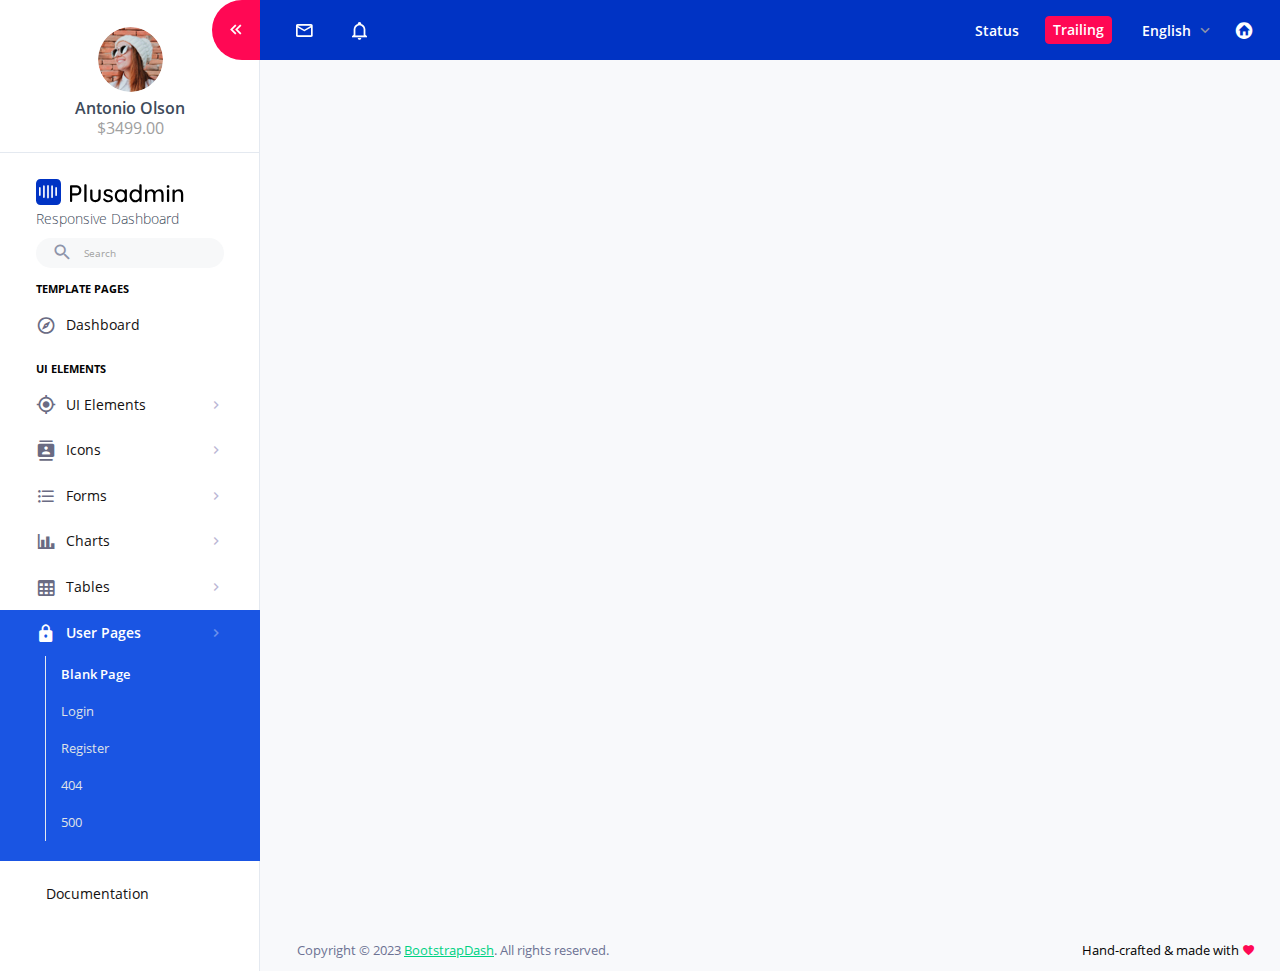
<file: pages/samples/blank-page.html>
<!DOCTYPE html>
<html lang="en">
  <head>
    <!-- Required meta tags -->
    <meta charset="utf-8">
    <meta name="viewport" content="width=device-width, initial-scale=1, shrink-to-fit=no">
    <title>Plus Admin</title>
    <!-- plugins:css -->
    <link rel="stylesheet" href="../../assets/vendors/mdi/css/materialdesignicons.min.css">
    <link rel="stylesheet" href="../../assets/vendors/ti-icons/css/themify-icons.css">
    <link rel="stylesheet" href="../../assets/vendors/css/vendor.bundle.base.css">
    <link rel="stylesheet" href="../../assets/vendors/font-awesome/css/font-awesome.min.css">
    <!-- endinject -->
    <!-- Plugin css for this page -->
    <!-- End plugin css for this page -->
    <!-- inject:css -->
    <!-- endinject -->
    <!-- Layout styles -->
    <link rel="stylesheet" href="../../assets/css/style.css">
    <!-- End layout styles -->
    <link rel="shortcut icon" href="../../assets/images/favicon.png" />
  </head>
  <body>
    <div class="container-scroller">
      <!-- partial:../../partials/_sidebar.html -->
      <nav class="sidebar sidebar-offcanvas" id="sidebar">
        <ul class="nav">
          <li class="nav-item nav-profile border-bottom">
            <a href="#" class="nav-link flex-column">
              <div class="nav-profile-image">
                <img src="../../assets/images/faces/face1.jpg" alt="profile">
                <!--change to offline or busy as needed-->
              </div>
              <div class="nav-profile-text d-flex ms-0 mb-3 flex-column">
                <span class="fw-semibold mb-1 mt-2 text-center">Antonio Olson</span>
                <span class="text-secondary icon-sm text-center">$3499.00</span>
              </div>
            </a>
          </li>
          <li class="nav-item pt-3">
            <a class="nav-link d-block" href="../../index.html">
              <img class="sidebar-brand-logo" src="../../assets/images/logo.svg" alt="">
              <img class="sidebar-brand-logomini" src="../../assets/images/logo-mini.svg" alt="">
              <div class="small fw-light pt-1">Responsive Dashboard </div>
            </a>
            <form class="d-flex align-items-center" action="#">
              <div class="input-group">
                <div class="input-group-prepend">
                  <i class="input-group-text border-0 mdi mdi-magnify"></i>
                </div>
                <input type="text" class="form-control border-0" placeholder="Search">
              </div>
            </form>
          </li>
          <li class="pt-2 pb-1">
            <span class="nav-item-head">Template Pages</span>
          </li>
          <li class="nav-item">
            <a class="nav-link" href="../../index.html">
              <i class="mdi mdi-compass-outline menu-icon"></i>
              <span class="menu-title">Dashboard</span>
            </a>
          </li>
          <li class="pt-2 pb-1">
            <span class="nav-item-head">UI Elements</span>
          </li>
          <li class="nav-item">
            <a class="nav-link" data-bs-toggle="collapse" href="#ui-basic" aria-expanded="false" aria-controls="ui-basic">
              <i class="mdi mdi-crosshairs-gps menu-icon"></i>
              <span class="menu-title">UI Elements</span>
              <i class="menu-arrow"></i>
            </a>
            <div class="collapse" id="ui-basic">
              <ul class="nav flex-column sub-menu">
                <li class="nav-item"> <a class="nav-link" href="../../pages/ui-features/buttons.html">Buttons</a></li>
                <li class="nav-item"> <a class="nav-link" href="../../pages/ui-features/dropdowns.html">Dropdowns</a></li>
                <li class="nav-item"> <a class="nav-link" href="../../pages/ui-features/typography.html">Typography</a></li>
              </ul>
            </div>
          </li>
          <li class="nav-item">
            <a class="nav-link" data-bs-toggle="collapse" href="#icons" aria-expanded="false" aria-controls="icons">
              <i class="mdi mdi-contacts menu-icon"></i>
              <span class="menu-title">Icons</span>
              <i class="menu-arrow"></i>
            </a>
            <div class="collapse" id="icons">
              <ul class="nav flex-column sub-menu">
                <li class="nav-item"> <a class="nav-link" href="../../pages/icons/font-awesome.html">Font Awesome</a></li>
              </ul>
            </div>
          </li>
          <li class="nav-item">
            <a class="nav-link" data-bs-toggle="collapse" href="#forms" aria-expanded="false" aria-controls="forms">
              <i class="mdi mdi-format-list-bulleted menu-icon"></i>
              <span class="menu-title">Forms</span>
              <i class="menu-arrow"></i>
            </a>
            <div class="collapse" id="forms">
              <ul class="nav flex-column sub-menu">
                <li class="nav-item"> <a class="nav-link" href="../../pages/forms/basic_elements.html">Form Elements</a></li>
              </ul>
            </div>
          </li>
          <li class="nav-item">
            <a class="nav-link" data-bs-toggle="collapse" href="#charts" aria-expanded="false" aria-controls="charts">
              <i class="mdi mdi-chart-bar menu-icon"></i>
              <span class="menu-title">Charts</span>
              <i class="menu-arrow"></i>
            </a>
            <div class="collapse" id="charts">
              <ul class="nav flex-column sub-menu">
                <li class="nav-item"> <a class="nav-link" href="../../pages/charts/chartjs.html">ChartJs</a></li>
              </ul>
            </div>
          </li>
          <li class="nav-item">
            <a class="nav-link" data-bs-toggle="collapse" href="#tables" aria-expanded="false" aria-controls="tables">
              <i class="mdi mdi-table-large menu-icon"></i>
              <span class="menu-title">Tables</span>
              <i class="menu-arrow"></i>
            </a>
            <div class="collapse" id="tables">
              <ul class="nav flex-column sub-menu">
                <li class="nav-item"> <a class="nav-link" href="../../pages/tables/basic-table.html">Basic Table</a></li>
              </ul>
            </div>
          </li>
          <li class="nav-item">
            <a class="nav-link" data-bs-toggle="collapse" href="#auth" aria-expanded="false" aria-controls="auth">
              <i class="mdi mdi-lock menu-icon"></i>
              <span class="menu-title">User Pages</span>
              <i class="menu-arrow"></i>
            </a>
            <div class="collapse" id="auth">
              <ul class="nav flex-column sub-menu">
                <li class="nav-item"> <a class="nav-link" href="../../pages/samples/blank-page.html"> Blank Page </a></li>
                <li class="nav-item"> <a class="nav-link" href="../../pages/samples/login.html"> Login </a></li>
                <li class="nav-item"> <a class="nav-link" href="../../pages/samples/register.html"> Register </a></li>
                <li class="nav-item"> <a class="nav-link" href="../../pages/samples/error-404.html"> 404 </a></li>
                <li class="nav-item"> <a class="nav-link" href="../../pages/samples/error-500.html"> 500 </a></li>
              </ul>
            </div>
          </li>
          <li class="nav-item pt-3">
            <a class="nav-link" href="../../docs/documentation.html" target="_blank">
              <i class="mdi mdi-file-document-box menu-icon"></i>
              <span class="menu-title">Documentation</span>
            </a>
          </li>
        </ul>
      </nav>
      <!-- partial -->
      <div class="container-fluid page-body-wrapper">
        <!-- partial:../../partials/_navbar.html -->
        <nav class="navbar default-layout-navbar col-lg-12 col-12 p-0 fixed-top d-flex flex-row">
          <div class="navbar-menu-wrapper d-flex align-items-stretch">
            <button class="navbar-toggler navbar-toggler align-self-center" type="button" data-toggle="minimize">
              <span class="mdi mdi-chevron-double-left"></span>
            </button>
            <div class="text-center navbar-brand-wrapper d-flex align-items-center justify-content-center">
              <a class="navbar-brand brand-logo-mini" href="../../index.html"><img src="../../../assets/images/logo-mini.svg" alt="logo" /></a>
            </div>
            <ul class="navbar-nav">
              <li class="nav-item dropdown">
                <a class="nav-link" id="messageDropdown" href="#" data-bs-toggle="dropdown" aria-expanded="false">
                  <i class="mdi mdi-email-outline"></i>
                </a>
                <div class="dropdown-menu dropdown-menu-left navbar-dropdown preview-list" aria-labelledby="messageDropdown">
                  <h6 class="p-3 mb-0 fw-semibold">Messages</h6>
                  <div class="dropdown-divider"></div>
                  <a class="dropdown-item preview-item">
                    <div class="preview-thumbnail">
                      <img src="../../../assets/images/faces/face1.jpg" alt="image" class="profile-pic">
                    </div>
                    <div class="preview-item-content d-flex align-items-start flex-column justify-content-center">
                      <h6 class="preview-subject ellipsis mb-1 fw-normal">Mark send you a message</h6>
                      <p class="text-gray mb-0"> 1 Minutes ago </p>
                    </div>
                  </a>
                  <div class="dropdown-divider"></div>
                  <a class="dropdown-item preview-item">
                    <div class="preview-thumbnail">
                      <img src="../../../assets/images/faces/face6.jpg" alt="image" class="profile-pic">
                    </div>
                    <div class="preview-item-content d-flex align-items-start flex-column justify-content-center">
                      <h6 class="preview-subject ellipsis mb-1 fw-normal">Cregh send you a message</h6>
                      <p class="text-gray mb-0"> 15 Minutes ago </p>
                    </div>
                  </a>
                  <div class="dropdown-divider"></div>
                  <a class="dropdown-item preview-item">
                    <div class="preview-thumbnail">
                      <img src="../../../assets/images/faces/face7.jpg" alt="image" class="profile-pic">
                    </div>
                    <div class="preview-item-content d-flex align-items-start flex-column justify-content-center">
                      <h6 class="preview-subject ellipsis mb-1 fw-normal">Profile picture updated</h6>
                      <p class="text-gray mb-0"> 18 Minutes ago </p>
                    </div>
                  </a>
                  <div class="dropdown-divider"></div>
                  <h6 class="p-3 mb-0 text-center text-primary font-13">4 new messages</h6>
                </div>
              </li>
              <li class="nav-item dropdown ms-3">
                <a class="nav-link" id="notificationDropdown" href="#" data-bs-toggle="dropdown">
                  <i class="mdi mdi-bell-outline"></i>
                </a>
                <div class="dropdown-menu dropdown-menu-left navbar-dropdown preview-list" aria-labelledby="notificationDropdown">
                  <h6 class="px-3 py-3 fw-semibold mb-0">Notifications</h6>
                  <div class="dropdown-divider"></div>
                  <a class="dropdown-item preview-item">
                    <div class="preview-thumbnail">
                      <div class="preview-icon bg-success">
                        <i class="mdi mdi-calendar"></i>
                      </div>
                    </div>
                    <div class="preview-item-content d-flex align-items-start flex-column justify-content-center">
                      <h6 class="preview-subject fw-normal mb-0">New order recieved</h6>
                      <p class="text-gray ellipsis mb-0"> 45 sec ago </p>
                    </div>
                  </a>
                  <div class="dropdown-divider"></div>
                  <a class="dropdown-item preview-item">
                    <div class="preview-thumbnail">
                      <div class="preview-icon bg-warning">
                        <i class="mdi mdi-image-filter-vintage"></i>
                      </div>
                    </div>
                    <div class="preview-item-content d-flex align-items-start flex-column justify-content-center">
                      <h6 class="preview-subject fw-normal mb-0">Server limit reached</h6>
                      <p class="text-gray ellipsis mb-0"> 55 sec ago </p>
                    </div>
                  </a>
                  <div class="dropdown-divider"></div>
                  <a class="dropdown-item preview-item">
                    <div class="preview-thumbnail">
                      <div class="preview-icon bg-info">
                        <i class="mdi mdi-link-variant"></i>
                      </div>
                    </div>
                    <div class="preview-item-content d-flex align-items-start flex-column justify-content-center">
                      <h6 class="preview-subject fw-normal mb-0">Kevin karvelle</h6>
                      <p class="text-gray ellipsis mb-0"> 11:09 PM </p>
                    </div>
                  </a>
                  <div class="dropdown-divider"></div>
                  <h6 class="p-3 font-13 mb-0 text-primary text-center">View all notifications</h6>
                </div>
              </li>
            </ul>
            <ul class="navbar-nav navbar-nav-right">
              <li class="nav-item nav-logout d-none d-md-block me-3">
                <a class="nav-link" href="#">Status</a>
              </li>
              <li class="nav-item nav-logout d-none d-md-block">
                <button class="btn btn-sm btn-danger">Trailing</button>
              </li>
              <li class="nav-item nav-profile dropdown d-none d-md-block">
                <a class="nav-link dropdown-toggle" id="profileDropdown" href="#" data-bs-toggle="dropdown" aria-expanded="false">
                  <div class="nav-profile-text">English </div>
                </a>
                <div class="dropdown-menu center navbar-dropdown" aria-labelledby="profileDropdown">
                  <a class="dropdown-item" href="#">
                    <i class="flag-icon flag-icon-bl me-3"></i> French </a>
                  <div class="dropdown-divider"></div>
                  <a class="dropdown-item" href="#">
                    <i class="flag-icon flag-icon-cn me-3"></i> Chinese </a>
                  <div class="dropdown-divider"></div>
                  <a class="dropdown-item" href="#">
                    <i class="flag-icon flag-icon-de me-3"></i> German </a>
                  <div class="dropdown-divider"></div>
                  <a class="dropdown-item" href="#">
                    <i class="flag-icon flag-icon-ru me-3"></i>Russian </a>
                </div>
              </li>
              <li class="nav-item nav-logout d-none d-lg-block">
                <a class="nav-link" href="../../index.html">
                  <i class="mdi mdi-home-circle"></i>
                </a>
              </li>
            </ul>
            <button class="navbar-toggler navbar-toggler-right d-lg-none align-self-center" type="button" data-toggle="offcanvas">
              <span class="mdi mdi-menu"></span>
            </button>
          </div>
        </nav>
        <!-- partial -->
        <div class="main-panel">
          <div class="content-wrapper">
          </div>
          <!-- content-wrapper ends -->
          <!-- partial:../../partials/_footer.html -->
          <footer class="footer">
            <div class="d-sm-flex justify-content-center justify-content-sm-between">
              <span class="text-muted text-center text-sm-left d-block d-sm-inline-block">Copyright © 2023 <a href="https://www.bootstrapdash.com/" target="_blank">BootstrapDash</a>. All rights reserved.</span>
              <span class="float-none float-sm-end d-block mt-1 mt-sm-0 text-center">Hand-crafted & made with <i class="mdi mdi-heart text-danger"></i></span>
            </div>
          </footer>
          <!-- partial -->
        </div>
        <!-- main-panel ends -->
      </div>
      <!-- page-body-wrapper ends -->
    </div>
    <!-- container-scroller -->
    <!-- plugins:js -->
    <script src="../../assets/vendors/js/vendor.bundle.base.js"></script>
    <!-- endinject -->
    <!-- Plugin js for this page -->
    <!-- End plugin js for this page -->
    <!-- inject:js -->
    <script src="../../assets/js/off-canvas.js"></script>
    <script src="../../assets/js/misc.js"></script>
    <script src="../../assets/js/settings.js"></script>
    <script src="../../assets/js/todolist.js"></script>
    <script src="../../assets/js/hoverable-collapse.js"></script>
    <!-- endinject -->
    <!-- Custom js for this page -->
    <!-- End custom js for this page -->
  </body>
</html>
</file>
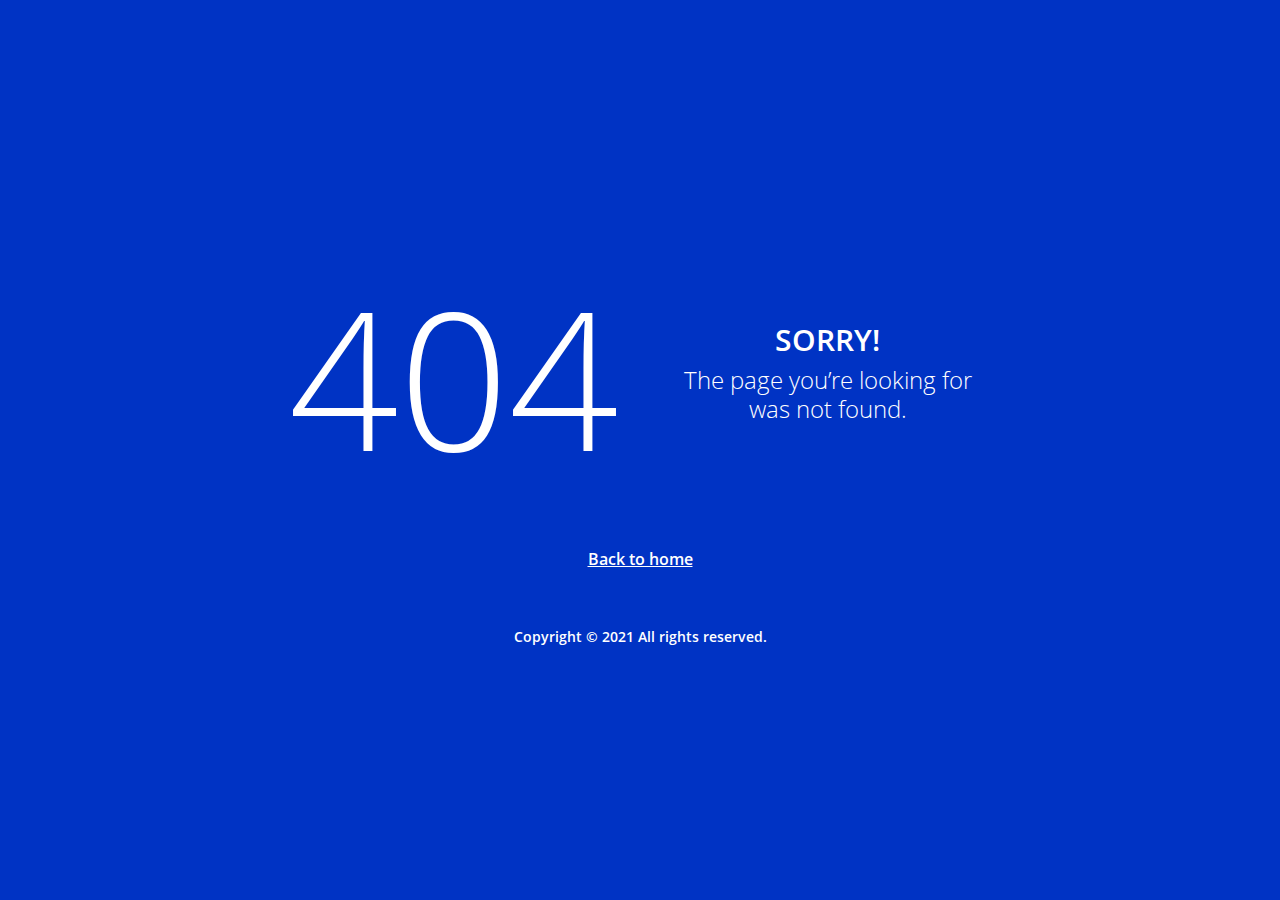
<file: pages/samples/error-404.html>
<!DOCTYPE html>
<html lang="en">
  <head>
    <!-- Required meta tags -->
    <meta charset="utf-8">
    <meta name="viewport" content="width=device-width, initial-scale=1, shrink-to-fit=no">
    <title>Plus Admin</title>
    <!-- plugins:css -->
    <link rel="stylesheet" href="../../assets/vendors/mdi/css/materialdesignicons.min.css">
    <link rel="stylesheet" href="../../assets/vendors/ti-icons/css/themify-icons.css">
    <link rel="stylesheet" href="../../assets/vendors/css/vendor.bundle.base.css">
    <link rel="stylesheet" href="../../assets/vendors/font-awesome/css/font-awesome.min.css">
    <!-- endinject -->
    <!-- Plugin css for this page -->
    <!-- End Plugin css for this page -->
    <!-- inject:css -->
    <!-- endinject -->
    <!-- Layout styles -->
    <link rel="stylesheet" href="../../assets/css/style.css">
    <!-- End layout styles -->
    <link rel="shortcut icon" href="../../assets/images/favicon.png" />
  </head>
  <body>
    <div class="container-scroller">
      <div class="container-fluid page-body-wrapper full-page-wrapper">
        <div class="content-wrapper d-flex align-items-center text-center error-page bg-primary">
          <div class="row flex-grow">
            <div class="col-lg-7 mx-auto text-white">
              <div class="row align-items-center d-flex flex-row">
                <div class="col-lg-6 text-lg-right pe-lg-4">
                  <h1 class="display-1 mb-0">404</h1>
                </div>
                <div class="col-lg-6 error-page-divider text-lg-left ps-lg-4">
                  <h2>SORRY!</h2>
                  <h3 class="fw-light">The page you’re looking for was not found.</h3>
                </div>
              </div>
              <div class="row mt-5">
                <div class="col-12 text-center mt-xl-2">
                  <a class="text-white fw-semibold" href="../../index.html">Back to home</a>
                </div>
              </div>
              <div class="row mt-5">
                <div class="col-12 mt-xl-2">
                  <p class="text-white fw-semibold text-center">Copyright &copy; 2021 All rights reserved.</p>
                </div>
              </div>
            </div>
          </div>
        </div>
        <!-- content-wrapper ends -->
      </div>
      <!-- page-body-wrapper ends -->
    </div>
    <!-- container-scroller -->
    <!-- plugins:js -->
    <script src="../../assets/vendors/js/vendor.bundle.base.js"></script>
    <!-- endinject -->
    <!-- Plugin js for this page -->
    <!-- End plugin js for this page -->
    <!-- inject:js -->
    <script src="../../assets/js/off-canvas.js"></script>
    <script src="../../assets/js/misc.js"></script>
    <script src="../../assets/js/settings.js"></script>
    <script src="../../assets/js/todolist.js"></script>
    <script src="../../assets/js/hoverable-collapse.js"></script>
    <!-- endinject -->
  </body>
</html>
</file>
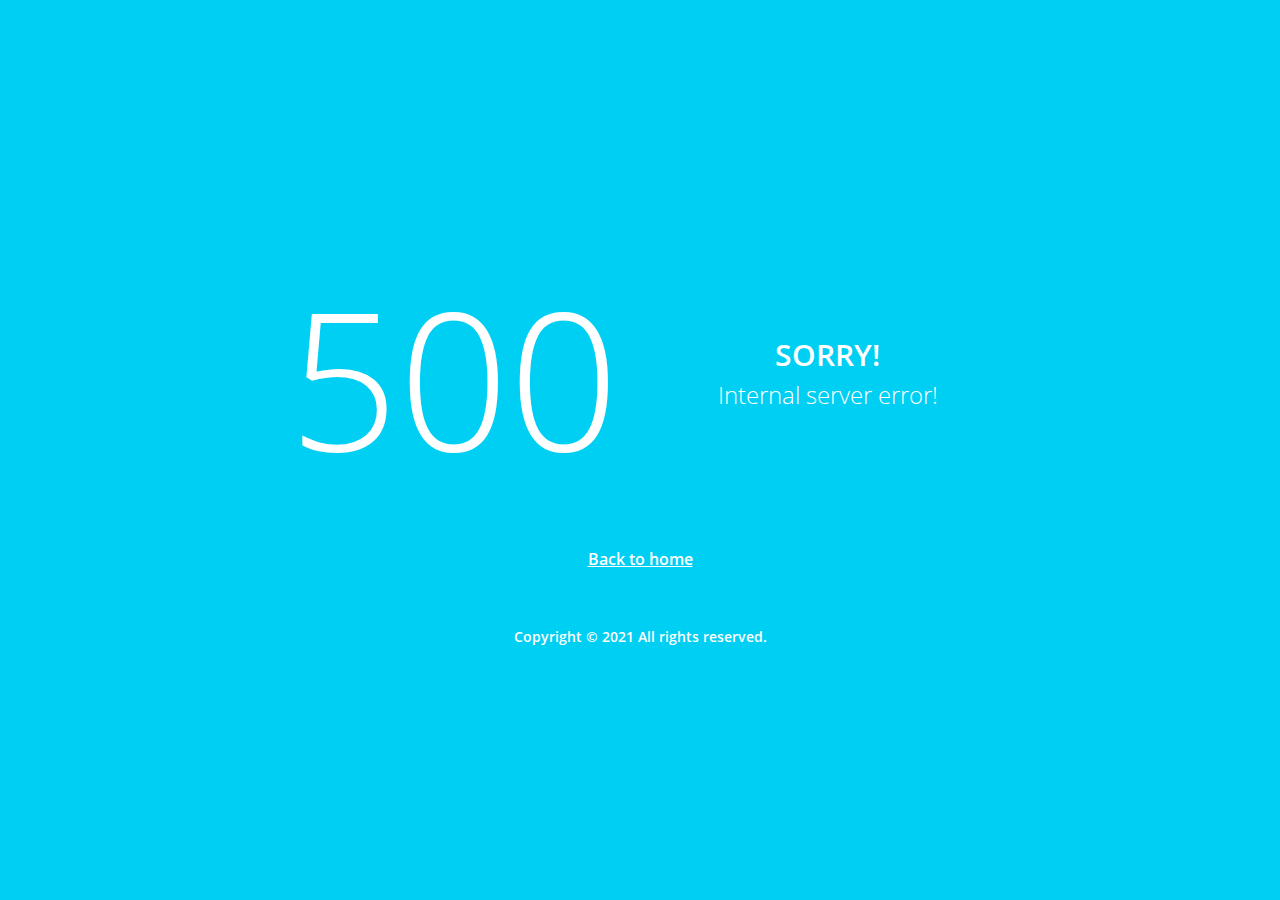
<file: pages/samples/error-500.html>
<!DOCTYPE html>
<html lang="en">
  <head>
    <!-- Required meta tags -->
    <meta charset="utf-8">
    <meta name="viewport" content="width=device-width, initial-scale=1, shrink-to-fit=no">
    <title>Plus Admin</title>
    <!-- plugins:css -->
    <link rel="stylesheet" href="../../assets/vendors/mdi/css/materialdesignicons.min.css">
    <link rel="stylesheet" href="../../assets/vendors/ti-icons/css/themify-icons.css">
    <link rel="stylesheet" href="../../assets/vendors/css/vendor.bundle.base.css">
    <link rel="stylesheet" href="../../assets/vendors/font-awesome/css/font-awesome.min.css">
    <!-- endinject -->
    <!-- Plugin css for this page -->
    <!-- End Plugin css for this page -->
    <!-- inject:css -->
    <!-- endinject -->
    <!-- Layout styles -->
    <link rel="stylesheet" href="../../assets/css/style.css">
    <!-- End layout styles -->
    <link rel="shortcut icon" href="../../assets/images/favicon.png" />
  </head>
  <body>
    <div class="container-scroller">
      <div class="container-fluid page-body-wrapper full-page-wrapper">
        <div class="content-wrapper d-flex align-items-center text-center error-page bg-info">
          <div class="row flex-grow">
            <div class="col-lg-7 mx-auto text-white">
              <div class="row align-items-center d-flex flex-row">
                <div class="col-lg-6 text-lg-right pe-lg-4">
                  <h1 class="display-1 mb-0">500</h1>
                </div>
                <div class="col-lg-6 error-page-divider text-lg-left ps-lg-4">
                  <h2>SORRY!</h2>
                  <h3 class="fw-light">Internal server error!</h3>
                </div>
              </div>
              <div class="row mt-5">
                <div class="col-12 text-center mt-xl-2">
                  <a class="text-white fw-semibold" href="../../index.html">Back to home</a>
                </div>
              </div>
              <div class="row mt-5">
                <div class="col-12 mt-xl-2">
                  <p class="text-white fw-semibold text-center">Copyright &copy; 2021 All rights reserved.</p>
                </div>
              </div>
            </div>
          </div>
        </div>
        <!-- content-wrapper ends -->
      </div>
      <!-- page-body-wrapper ends -->
    </div>
    <!-- container-scroller -->
    <!-- plugins:js -->
    <script src="../../assets/vendors/js/vendor.bundle.base.js"></script>
    <!-- endinject -->
    <!-- Plugin js for this page -->
    <!-- End plugin js for this page -->
    <!-- inject:js -->
    <script src="../../assets/js/off-canvas.js"></script>
    <script src="../../assets/js/misc.js"></script>
    <script src="../../assets/js/settings.js"></script>
    <script src="../../assets/js/todolist.js"></script>
    <script src="../../assets/js/hoverable-collapse.js"></script>
    <!-- endinject -->
  </body>
</html>
</file>
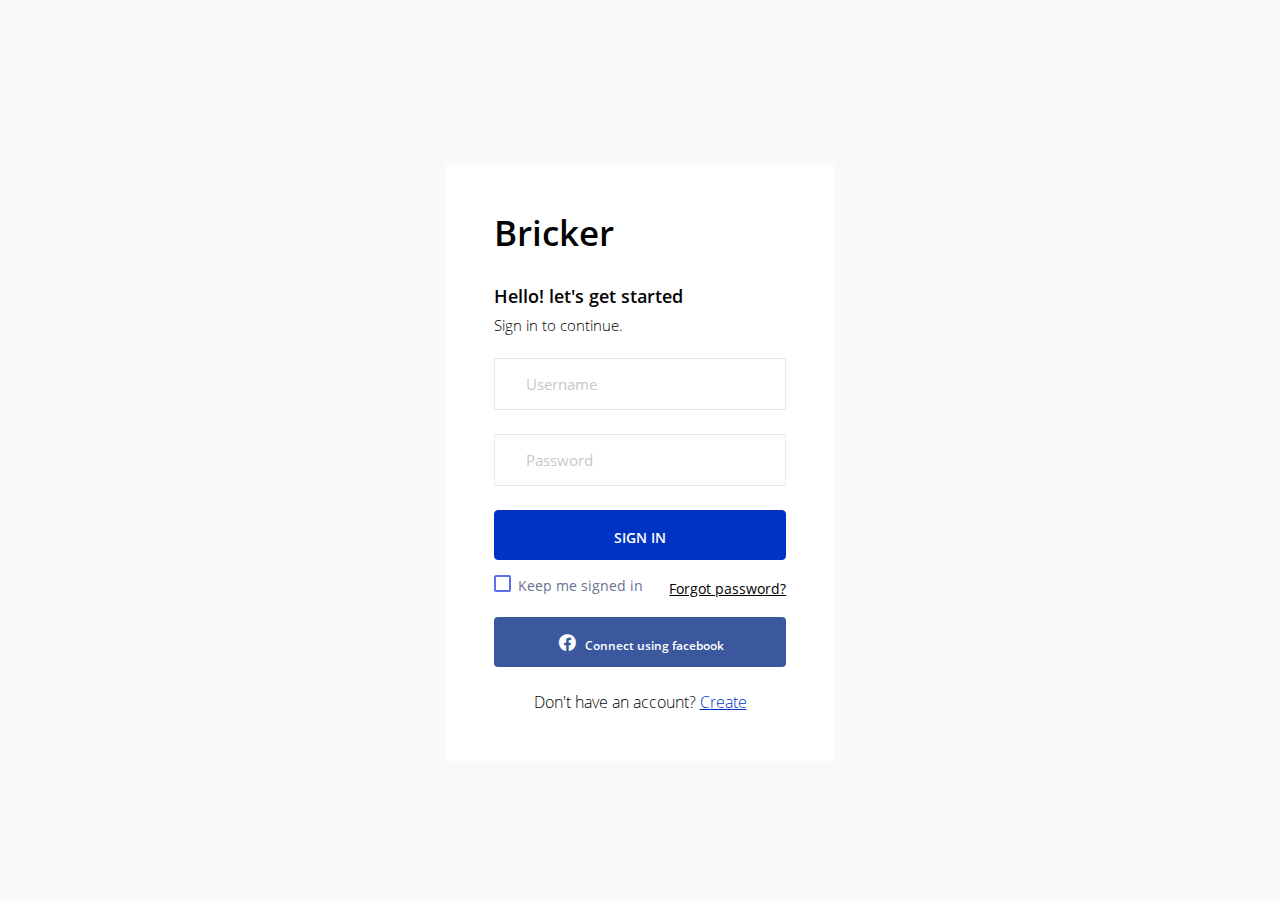
<file: pages/samples/login.html>
<!DOCTYPE html>
<html lang="en">
  <head>
    <!-- Required meta tags -->
    <meta charset="utf-8">
    <meta name="viewport" content="width=device-width, initial-scale=1, shrink-to-fit=no">
    <title>Bricker</title>
    <!-- plugins:css -->
    <link rel="stylesheet" href="../../assets/vendors/mdi/css/materialdesignicons.min.css">
    <link rel="stylesheet" href="../../assets/vendors/ti-icons/css/themify-icons.css">
    <link rel="stylesheet" href="../../assets/vendors/css/vendor.bundle.base.css">
    <link rel="stylesheet" href="../../assets/vendors/font-awesome/css/font-awesome.min.css">
    <!-- endinject -->
    <!-- Plugin css for this page -->
    <!-- End plugin css for this page -->
    <!-- inject:css -->
    <!-- endinject -->
    <!-- Layout styles -->
    <link rel="stylesheet" href="../../assets/css/style.css">
    <!-- End layout styles -->
    <link rel="shortcut icon" href="../../assets/images/favicon.png" />
  </head>
  <body>
    <div class="container-scroller">
      <div class="container-fluid page-body-wrapper full-page-wrapper">
        <div class="content-wrapper d-flex align-items-center auth">
          <div class="row flex-grow">
            <div class="col-lg-4 mx-auto">
              <div class="auth-form-light text-left p-5">
                <div class="brand-logo">
                  <h1>Bricker</h1>
                </div>
                <h4>Hello! let's get started</h4>
                <h6 class="fw-light">Sign in to continue.</h6>
                <form class="pt-3">
                  <div class="form-group">
                    <input type="email" class="form-control form-control-lg" id="exampleInputEmail1" placeholder="Username">
                  </div>
                  <div class="form-group">
                    <input type="password" class="form-control form-control-lg" id="exampleInputPassword1" placeholder="Password">
                  </div>
                  <div class="mt-3 d-grid gap-2">
                    <a class="btn btn-block btn-primary btn-lg fw-semibold auth-form-btn" href="../../index.html">SIGN IN</a>
                  </div>
                  <div class="my-2 d-flex justify-content-between align-items-center">
                    <div class="form-check">
                      <label class="form-check-label text-muted">
                        <input type="checkbox" class="form-check-input"> Keep me signed in </label>
                    </div>
                    <a href="#" class="auth-link text-black">Forgot password?</a>
                  </div>
                  <div class="mb-2 d-grid gap-2">
                    <button type="button" class="btn btn-block btn-facebook auth-form-btn">
                      <i class="mdi mdi-facebook me-2"></i>Connect using facebook </button>
                  </div>
                  <div class="text-center mt-4 fw-light"> Don't have an account? <a href="register.html" class="text-primary">Create</a>
                  </div>
                </form>
              </div>
            </div>
          </div>
        </div>
        <!-- content-wrapper ends -->
      </div>
      <!-- page-body-wrapper ends -->
    </div>
    <!-- container-scroller -->
    <!-- plugins:js -->
    <script src="../../assets/vendors/js/vendor.bundle.base.js"></script>
    <!-- endinject -->
    <!-- Plugin js for this page -->
    <!-- End plugin js for this page -->
    <!-- inject:js -->
    <script src="../../assets/js/off-canvas.js"></script>
    <script src="../../assets/js/misc.js"></script>
    <script src="../../assets/js/settings.js"></script>
    <script src="../../assets/js/todolist.js"></script>
    <script src="../../assets/js/hoverable-collapse.js"></script>
    <!-- endinject -->
  </body>
</html>
</file>
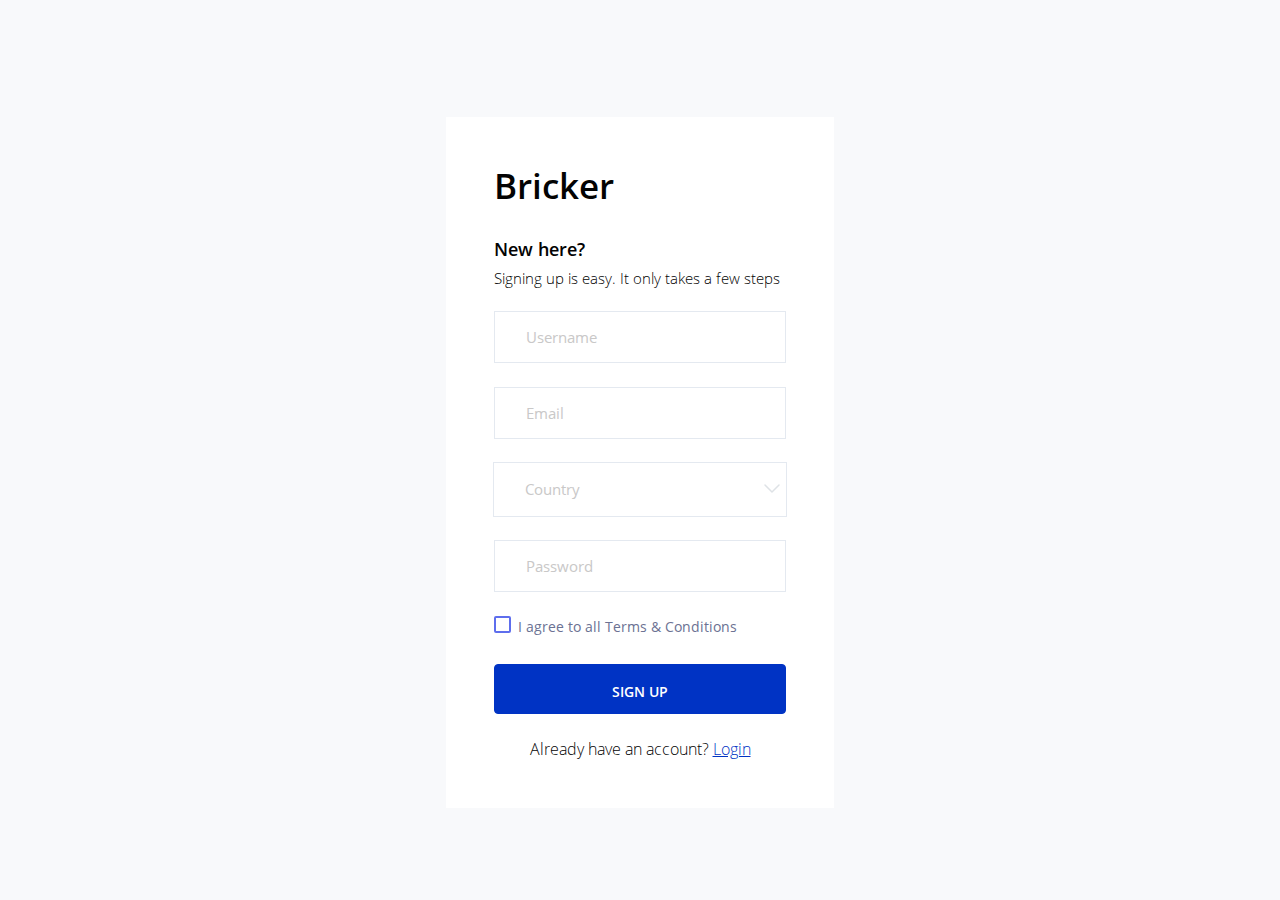
<file: pages/samples/register.html>
<!DOCTYPE html>
<html lang="en">
  <head>
    <!-- Required meta tags -->
    <meta charset="utf-8">
    <meta name="viewport" content="width=device-width, initial-scale=1, shrink-to-fit=no">
    <title>Bricker</title>
    <!-- plugins:css -->
    <link rel="stylesheet" href="../../assets/vendors/mdi/css/materialdesignicons.min.css">
    <link rel="stylesheet" href="../../assets/vendors/ti-icons/css/themify-icons.css">
    <link rel="stylesheet" href="../../assets/vendors/css/vendor.bundle.base.css">
    <link rel="stylesheet" href="../../assets/vendors/font-awesome/css/font-awesome.min.css">
    <!-- endinject -->
    <!-- Plugin css for this page -->
    <!-- End plugin css for this page -->
    <!-- inject:css -->
    <!-- endinject -->
    <!-- Layout styles -->
    <link rel="stylesheet" href="../../assets/css/style.css">
    <!-- End layout styles -->
    <link rel="shortcut icon" href="../../assets/images/favicon.png" />
  </head>
  <body>
    <div class="container-scroller">
      <div class="container-fluid page-body-wrapper full-page-wrapper">
        <div class="content-wrapper d-flex align-items-center auth">
          <div class="row flex-grow">
            <div class="col-lg-4 mx-auto">
              <div class="auth-form-light text-left p-5">
                <div class="brand-logo">
                  <h1>Bricker</h1>
                </div>
                <h4>New here?</h4>
                <h6 class="fw-light">Signing up is easy. It only takes a few steps</h6>
                <form class="pt-3">
                  <div class="form-group">
                    <input type="text" class="form-control form-control-lg" id="exampleInputUsername1" placeholder="Username">
                  </div>
                  <div class="form-group">
                    <input type="email" class="form-control form-control-lg" id="exampleInputEmail1" placeholder="Email">
                  </div>
                  <div class="form-group">
                    <select class="form-select form-select-lg" id="exampleFormControlSelect2">
                      <option>Country</option>
                      <option>United States of America</option>
                      <option>United Kingdom</option>
                      <option>India</option>
                      <option>Germany</option>
                      <option>Argentina</option>
                    </select>
                  </div>
                  <div class="form-group">
                    <input type="password" class="form-control form-control-lg" id="exampleInputPassword1" placeholder="Password">
                  </div>
                  <div class="mb-4">
                    <div class="form-check">
                      <label class="form-check-label text-muted">
                        <input type="checkbox" class="form-check-input"> I agree to all Terms & Conditions </label>
                    </div>
                  </div>
                  <div class="mt-3 d-grid gap-2">
                    <a class="btn btn-block btn-primary btn-lg fw-semibold auth-form-btn" href="../../index.html">SIGN UP</a>
                  </div>
                  <div class="text-center mt-4 fw-light"> Already have an account? <a href="login.html" class="text-primary">Login</a>
                  </div>
                </form>
              </div>
            </div>
          </div>
        </div>
        <!-- content-wrapper ends -->
      </div>
      <!-- page-body-wrapper ends -->
    </div>
    <!-- container-scroller -->
    <!-- plugins:js -->
    <script src="../../assets/vendors/js/vendor.bundle.base.js"></script>
    <!-- endinject -->
    <!-- Plugin js for this page -->
    <!-- End plugin js for this page -->
    <!-- inject:js -->
    <script src="../../assets/js/off-canvas.js"></script>
    <script src="../../assets/js/misc.js"></script>
    <script src="../../assets/js/settings.js"></script>
    <script src="../../assets/js/todolist.js"></script>
    <script src="../../assets/js/hoverable-collapse.js"></script>
    <!-- endinject -->
  </body>
</html>
</file>
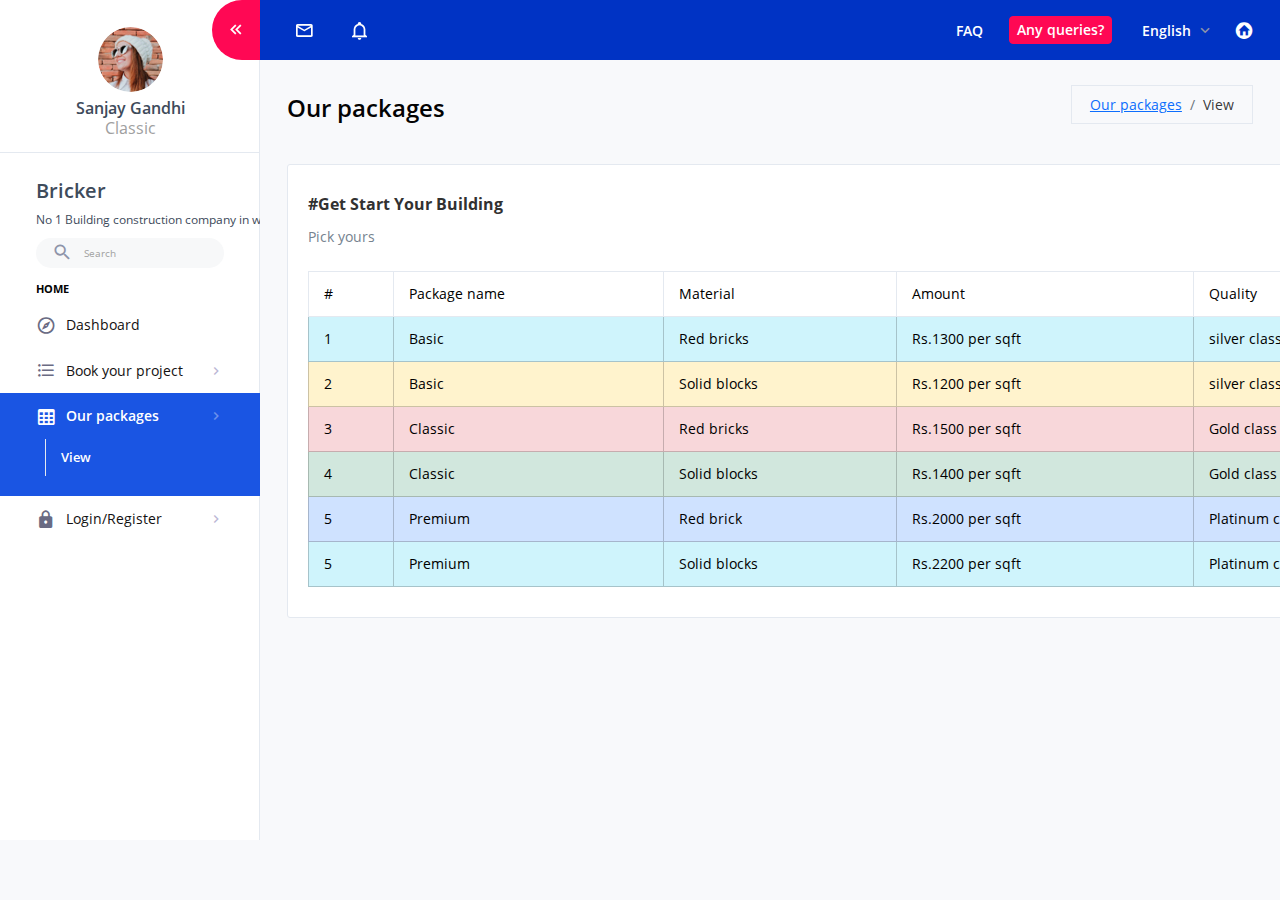
<file: pages/tables/basic-table.html>
<!DOCTYPE html>
<html lang="en">
  <head>
    <!-- Required meta tags -->
    <meta charset="utf-8">
    <meta name="viewport" content="width=device-width, initial-scale=1, shrink-to-fit=no">
    <title>Bricker</title>
    <!-- plugins:css -->
    <link rel="stylesheet" href="../../assets/vendors/mdi/css/materialdesignicons.min.css">
    <link rel="stylesheet" href="../../assets/vendors/ti-icons/css/themify-icons.css">
    <link rel="stylesheet" href="../../assets/vendors/css/vendor.bundle.base.css">
    <link rel="stylesheet" href="../../assets/vendors/font-awesome/css/font-awesome.min.css">
    <!-- endinject -->
    <!-- Plugin css for this page -->
    <!-- End plugin css for this page -->
    <!-- inject:css -->
    <!-- endinject -->
    <!-- Layout styles -->
    <link rel="stylesheet" href="../../assets/css/style.css">
    <!-- End layout styles -->
    <link rel="shortcut icon" href="../../assets/images/favicon.png" />
  </head>
  <body>
    <div class="container-scroller">
      <!-- partial:../../partials/_sidebar.html -->
      <nav class="sidebar sidebar-offcanvas" id="sidebar">
        <ul class="nav">
          <li class="nav-item nav-profile border-bottom">
            <a href="#" class="nav-link flex-column">
              <div class="nav-profile-image">
                <img src="../../assets/images/faces/face1.jpg" alt="profile">
                <!--change to offline or busy as needed-->
              </div>
              <div class="nav-profile-text d-flex ms-0 mb-3 flex-column">
                <span class="fw-semibold mb-1 mt-2 text-center">Sanjay Gandhi</span>
                <span class="text-secondary icon-sm text-center">Classic</span>
              </div>
            </a>
          </li>
          <li class="nav-item pt-3">
            <a class="nav-link d-block" href="../../index.html">
              <h6 style="font-size: 20px;">Bricker</h6>
              <div style="font-size: 12px;">No 1 Building construction company in world </div>
            </a>
            <form class="d-flex align-items-center" action="#">
              <div class="input-group">
                <div class="input-group-prepend">
                  <i class="input-group-text border-0 mdi mdi-magnify"></i>
                </div>
                <input type="text" class="form-control border-0" placeholder="Search">
              </div>
            </form>
          </li>
          <li class="pt-2 pb-1">
            <span class="nav-item-head">Home</span>
          </li>
          <li class="nav-item">
            <a class="nav-link" href="../../index.html">
              <i class="mdi mdi-compass-outline menu-icon"></i>
              <span class="menu-title">Dashboard</span>
            </a>
          </li>
          
          <li class="nav-item">
            <a class="nav-link" data-bs-toggle="collapse" href="#forms" aria-expanded="false" aria-controls="forms">
              <i class="mdi mdi-format-list-bulleted menu-icon"></i>
              <span class="menu-title">Book your project</span>
              <i class="menu-arrow"></i>
            </a>
            <div class="collapse" id="forms">
              <ul class="nav flex-column sub-menu">
                <li class="nav-item"> <a class="nav-link" href="../../pages/forms/basic_elements.html">Get you Quote</a></li>
              </ul>
            </div>
          </li>
          
          <li class="nav-item">
            <a class="nav-link" data-bs-toggle="collapse" href="#tables" aria-expanded="false" aria-controls="tables">
              <i class="mdi mdi-table-large menu-icon"></i>
              <span class="menu-title">Our packages</span>
              <i class="menu-arrow"></i>
            </a>
            <div class="collapse" id="tables">
              <ul class="nav flex-column sub-menu">
                <li class="nav-item"> <a class="nav-link" href="../../pages/tables/basic-table.html">View</a></li>
              </ul>
            </div>
          </li>
          <li class="nav-item">
            <a class="nav-link" data-bs-toggle="collapse" href="#auth" aria-expanded="false" aria-controls="auth">
              <i class="mdi mdi-lock menu-icon"></i>
              <span class="menu-title">Login/Register</span>
              <i class="menu-arrow"></i>
            </a>
            <div class="collapse" id="auth">
              <ul class="nav flex-column sub-menu">
              
                <li class="nav-item"> <a class="nav-link" href="../../pages/samples/login.html"> Login </a></li>
                <li class="nav-item"> <a class="nav-link" href="../../pages/samples/register.html"> Register </a></li>
                <li class="nav-item"> <a class="nav-link" href="../../pages/samples/error-404.html"> 404 </a></li>
                
              </ul>
            </div>
          </li>
          
        </ul>
      </nav>
      <!-- partial -->
      <div class="container-fluid page-body-wrapper">
        <!-- partial:../../partials/_navbar.html -->
        <nav class="navbar default-layout-navbar col-lg-12 col-12 p-0 fixed-top d-flex flex-row">
          <div class="navbar-menu-wrapper d-flex align-items-stretch">
            <button class="navbar-toggler navbar-toggler align-self-center" type="button" data-toggle="minimize">
              <span class="mdi mdi-chevron-double-left"></span>
            </button>
            <div class="text-center navbar-brand-wrapper d-flex align-items-center justify-content-center">
              <a class="navbar-brand brand-logo-mini" href="../../index.html"><img src="../../../assets/images/logo-mini.svg" alt="logo" /></a>
            </div>
            <ul class="navbar-nav">
              <li class="nav-item dropdown">
                <a class="nav-link" id="messageDropdown" href="#" data-bs-toggle="dropdown" aria-expanded="false">
                  <i class="mdi mdi-email-outline"></i>
                </a>
                <div class="dropdown-menu dropdown-menu-left navbar-dropdown preview-list" aria-labelledby="messageDropdown">
                  <h6 class="p-3 mb-0 fw-semibold">Messages</h6>
                  <div class="dropdown-divider"></div>
                  <a class="dropdown-item preview-item">
                    <div class="preview-thumbnail">
                      <img src="../../../assets/images/faces/face1.jpg" alt="image" class="profile-pic">
                    </div>
                    <div class="preview-item-content d-flex align-items-start flex-column justify-content-center">
                      <h6 class="preview-subject ellipsis mb-1 fw-normal">Mark send you a message</h6>
                      <p class="text-gray mb-0"> 1 Minutes ago </p>
                    </div>
                  </a>
                  <div class="dropdown-divider"></div>
                  <a class="dropdown-item preview-item">
                    <div class="preview-thumbnail">
                      <img src="../../../assets/images/faces/face6.jpg" alt="image" class="profile-pic">
                    </div>
                    <div class="preview-item-content d-flex align-items-start flex-column justify-content-center">
                      <h6 class="preview-subject ellipsis mb-1 fw-normal">Cregh send you a message</h6>
                      <p class="text-gray mb-0"> 15 Minutes ago </p>
                    </div>
                  </a>
                  <div class="dropdown-divider"></div>
                  <a class="dropdown-item preview-item">
                    <div class="preview-thumbnail">
                      <img src="../../../assets/images/faces/face7.jpg" alt="image" class="profile-pic">
                    </div>
                    <div class="preview-item-content d-flex align-items-start flex-column justify-content-center">
                      <h6 class="preview-subject ellipsis mb-1 fw-normal">Profile picture updated</h6>
                      <p class="text-gray mb-0"> 18 Minutes ago </p>
                    </div>
                  </a>
                  <div class="dropdown-divider"></div>
                  <h6 class="p-3 mb-0 text-center text-primary font-13">4 new messages</h6>
                </div>
              </li>
              <li class="nav-item dropdown ms-3">
                <a class="nav-link" id="notificationDropdown" href="#" data-bs-toggle="dropdown">
                  <i class="mdi mdi-bell-outline"></i>
                </a>
                <div class="dropdown-menu dropdown-menu-left navbar-dropdown preview-list" aria-labelledby="notificationDropdown">
                  <h6 class="px-3 py-3 fw-semibold mb-0">Notifications</h6>
                  <div class="dropdown-divider"></div>
                  <a class="dropdown-item preview-item">
                    <div class="preview-thumbnail">
                      <div class="preview-icon bg-success">
                        <i class="mdi mdi-calendar"></i>
                      </div>
                    </div>
                    <div class="preview-item-content d-flex align-items-start flex-column justify-content-center">
                      <h6 class="preview-subject fw-normal mb-0">New order recieved</h6>
                      <p class="text-gray ellipsis mb-0"> 45 sec ago </p>
                    </div>
                  </a>
                  <div class="dropdown-divider"></div>
                  <a class="dropdown-item preview-item">
                    <div class="preview-thumbnail">
                      <div class="preview-icon bg-warning">
                        <i class="mdi mdi-image-filter-vintage"></i>
                      </div>
                    </div>
                    <div class="preview-item-content d-flex align-items-start flex-column justify-content-center">
                      <h6 class="preview-subject fw-normal mb-0">Server limit reached</h6>
                      <p class="text-gray ellipsis mb-0"> 55 sec ago </p>
                    </div>
                  </a>
                  <div class="dropdown-divider"></div>
                  <a class="dropdown-item preview-item">
                    <div class="preview-thumbnail">
                      <div class="preview-icon bg-info">
                        <i class="mdi mdi-link-variant"></i>
                      </div>
                    </div>
                    <div class="preview-item-content d-flex align-items-start flex-column justify-content-center">
                      <h6 class="preview-subject fw-normal mb-0">Kevin karvelle</h6>
                      <p class="text-gray ellipsis mb-0"> 11:09 PM </p>
                    </div>
                  </a>
                  <div class="dropdown-divider"></div>
                  <h6 class="p-3 font-13 mb-0 text-primary text-center">View all notifications</h6>
                </div>
              </li>
            </ul>
            <ul class="navbar-nav navbar-nav-right">
              <li class="nav-item nav-logout d-none d-md-block me-3">
                <a class="nav-link" href="#">FAQ</a>
              </li>
              <li class="nav-item nav-logout d-none d-md-block">
                <button class="btn btn-sm btn-danger">Any queries?</button>
              </li>
              <li class="nav-item nav-profile dropdown d-none d-md-block">
                <a class="nav-link dropdown-toggle" id="profileDropdown" href="#" data-bs-toggle="dropdown" aria-expanded="false">
                  <div class="nav-profile-text">English </div>
                </a>
                <div class="dropdown-menu center navbar-dropdown" aria-labelledby="profileDropdown">
                  <a class="dropdown-item" href="#">
                    <i class="flag-icon flag-icon-bl me-3"></i> Tamil </a>
                  <div class="dropdown-divider"></div>
                  <a class="dropdown-item" href="#">
                    <i class="flag-icon flag-icon-cn me-3"></i> Chinese </a>
                  <div class="dropdown-divider"></div>
                  <a class="dropdown-item" href="#">
                    <i class="flag-icon flag-icon-de me-3"></i> German </a>
                  <div class="dropdown-divider"></div>
                  <a class="dropdown-item" href="#">
                    <i class="flag-icon flag-icon-ru me-3"></i>Russian </a>
                </div>
              </li>
              <li class="nav-item nav-logout d-none d-lg-block">
                <a class="nav-link" href="../../index.html">
                  <i class="mdi mdi-home-circle"></i>
                </a>
              </li>
            </ul>
            <button class="navbar-toggler navbar-toggler-right d-lg-none align-self-center" type="button" data-toggle="offcanvas">
              <span class="mdi mdi-menu"></span>
            </button>
          </div>
        </nav>
        <!-- partial -->
        <div class="main-panel">
          <div class="content-wrapper">
            <div class="page-header">
              <h3 class="page-title"> Our packages </h3>
              <nav aria-label="breadcrumb">
                <ol class="breadcrumb">
                  <li class="breadcrumb-item"><a href="#">Our packages</a></li>
                  <li class="breadcrumb-item active" aria-current="page">View</li>
                </ol>
              </nav>
            </div>
            
              <div style="width: 1200px;" >
                <div class="card">
                  <div class="card-body">
                    <h4 class="card-title">#Get Start Your Building</h4>
                    <p class="card-description"> Pick yours 
                    </p>
                    <div class="table-responsive">
                      <table class="table table-bordered">
                        <thead>
                          <tr>
                            <th> # </th>
                            <th>Package name </th>
                            <th> Material </th>
                            <th> Amount </th>
                            <th>Quality </th>
                          </tr>
                        </thead>
                        <tbody>
                          <tr class="table-info">
                            <td> 1 </td>
                            <td> Basic </td>
                            <td> Red bricks </td>
                            <td> Rs.1300 per sqft</td>
                            <td> silver class </td>
                          </tr>
                          <tr class="table-warning">
                            <td> 2 </td>
                            <td> Basic </td>
                            <td> Solid blocks </td>
                            <td> Rs.1200 per sqft </td>
                            <td> silver class </td>
                          </tr>
                          <tr class="table-danger">
                            <td> 3 </td>
                            <td> Classic </td>
                            <td> Red bricks</td>
                            <td> Rs.1500 per sqft </td>
                            <td> Gold class </td>
                          </tr>
                          <tr class="table-success">
                            <td> 4 </td>
                            <td> Classic </td>
                            <td> Solid blocks </td>
                            <td> Rs.1400 per sqft </td>
                            <td> Gold class </td>
                          </tr>
                          <tr class="table-primary">
                            <td> 5 </td>
                            <td> Premium </td>
                            <td> Red brick </td>
                            <td> Rs.2000 per sqft </td>
                            <td> Platinum class </td>
                          </tr>
                          <tr class="table-info">
                            <td> 5 </td>
                            <td> Premium </td>
                            <td> Solid blocks </td>
                            <td> Rs.2200 per sqft </td>
                            <td> Platinum class </td>
                          </tr>
                        </tbody>
                      </table>
                    </div>
                  </div>
                </div>
              </div>
            </div>
          </div>
          <!-- content-wrapper ends -->
          <!-- partial:../../partials/_footer.html -->
          <footer class="footer">
            <div class="d-sm-flex justify-content-center justify-content-sm-between">
              <span class="text-muted text-center text-sm-left d-block d-sm-inline-block">Copyright © 2023 <a href="  " target="_blank">Bricker</a>. All rights reserved.</span>
              <span class="float-none float-sm-end d-block mt-1 mt-sm-0 text-center">Hand-crafted & made with <i class="mdi mdi-heart text-danger"></i></span>
            </div>
          </footer>
          <!-- partial -->
        </div>
        <!-- main-panel ends -->
      </div>
      <!-- page-body-wrapper ends -->
    </div>
    <!-- container-scroller -->
    <!-- plugins:js -->
    <script src="../../assets/vendors/js/vendor.bundle.base.js"></script>
    <!-- endinject -->
    <!-- Plugin js for this page -->
    <!-- End plugin js for this page -->
    <!-- inject:js -->
    <script src="../../assets/js/off-canvas.js"></script>
    <script src="../../assets/js/misc.js"></script>
    <script src="../../assets/js/settings.js"></script>
    <script src="../../assets/js/todolist.js"></script>
    <script src="../../assets/js/hoverable-collapse.js"></script>
    <!-- endinject -->
    <!-- Custom js for this page -->
    <!-- End custom js for this page -->
  </body>
</html>
</file>
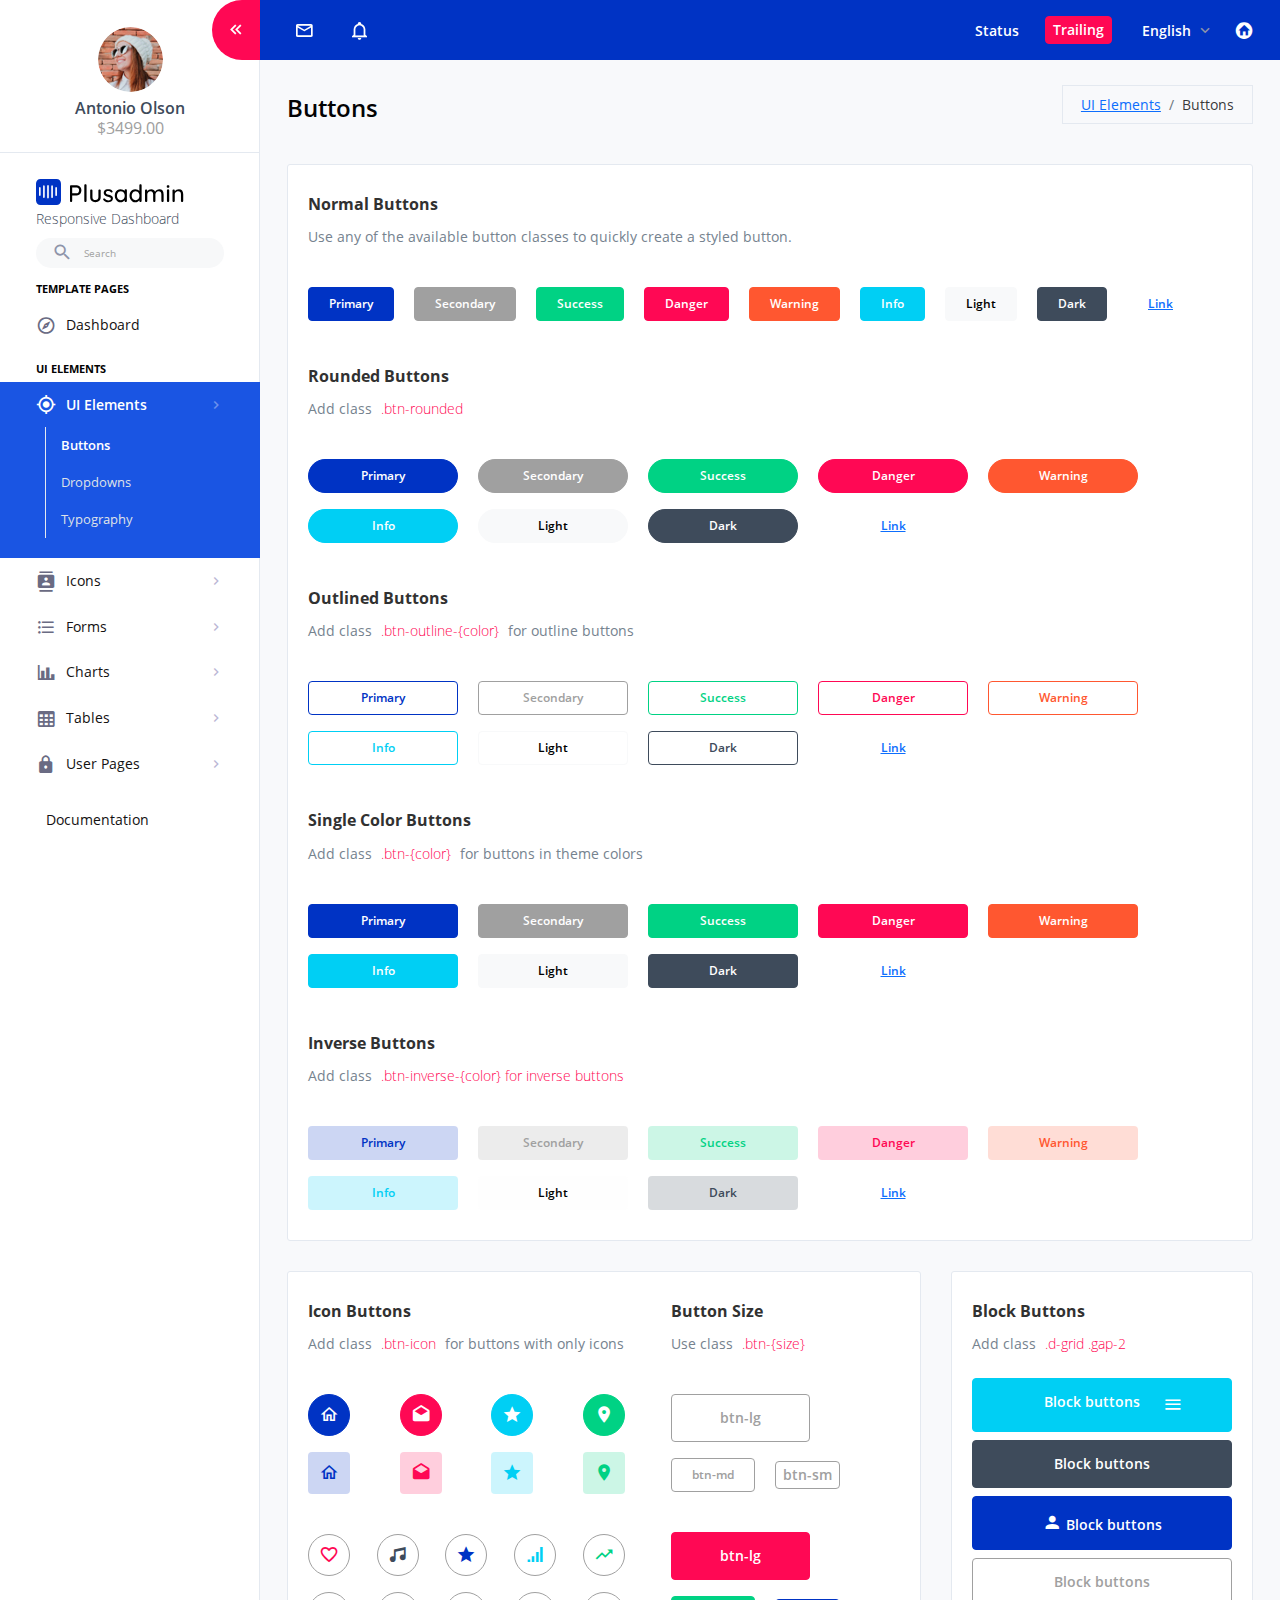
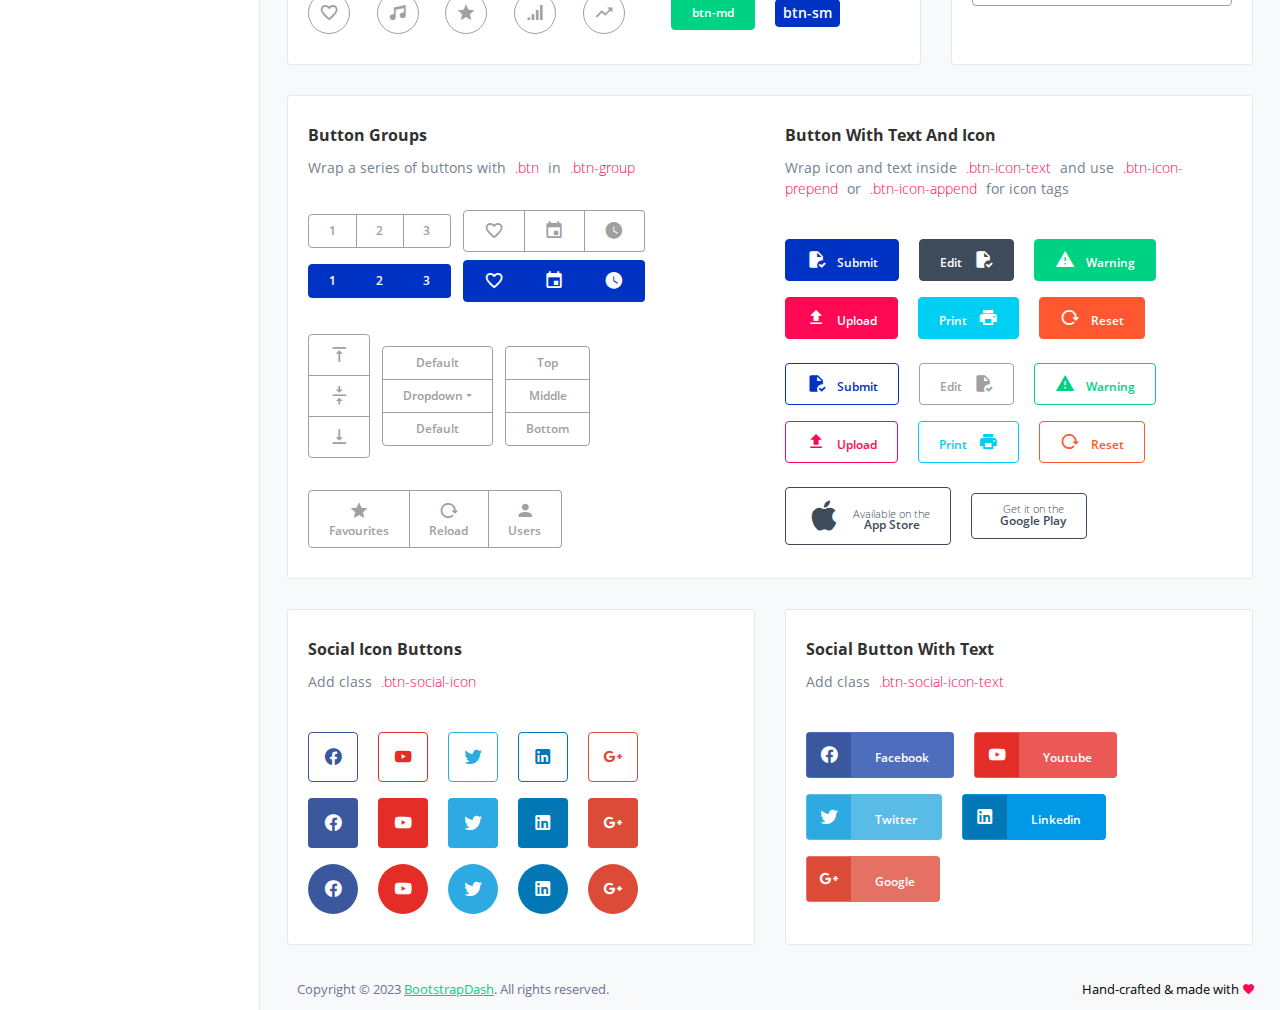
<file: pages/ui-features/buttons.html>
<!DOCTYPE html>
<html lang="en">
  <head>
    <!-- Required meta tags -->
    <meta charset="utf-8">
    <meta name="viewport" content="width=device-width, initial-scale=1, shrink-to-fit=no">
    <title>Plus Admin</title>
    <!-- plugins:css -->
    <link rel="stylesheet" href="../../assets/vendors/mdi/css/materialdesignicons.min.css">
    <link rel="stylesheet" href="../../assets/vendors/ti-icons/css/themify-icons.css">
    <link rel="stylesheet" href="../../assets/vendors/css/vendor.bundle.base.css">
    <link rel="stylesheet" href="../../assets/vendors/font-awesome/css/font-awesome.min.css">
    <!-- endinject -->
    <!-- Plugin css for this page -->
    <!-- End Plugin css for this page -->
    <!-- inject:css -->
    <!-- endinject -->
    <!-- Layout styles -->
    <link rel="stylesheet" href="../../assets/css/style.css">
    <!-- End layout styles -->
    <link rel="shortcut icon" href="../../assets/images/favicon.png" />
  </head>
  <body>
    <div class="container-scroller">
      <!-- partial:../../partials/_sidebar.html -->
      <nav class="sidebar sidebar-offcanvas" id="sidebar">
        <ul class="nav">
          <li class="nav-item nav-profile border-bottom">
            <a href="#" class="nav-link flex-column">
              <div class="nav-profile-image">
                <img src="../../assets/images/faces/face1.jpg" alt="profile">
                <!--change to offline or busy as needed-->
              </div>
              <div class="nav-profile-text d-flex ms-0 mb-3 flex-column">
                <span class="fw-semibold mb-1 mt-2 text-center">Antonio Olson</span>
                <span class="text-secondary icon-sm text-center">$3499.00</span>
              </div>
            </a>
          </li>
          <li class="nav-item pt-3">
            <a class="nav-link d-block" href="../../index.html">
              <img class="sidebar-brand-logo" src="../../assets/images/logo.svg" alt="">
              <img class="sidebar-brand-logomini" src="../../assets/images/logo-mini.svg" alt="">
              <div class="small fw-light pt-1">Responsive Dashboard </div>
            </a>
            <form class="d-flex align-items-center" action="#">
              <div class="input-group">
                <div class="input-group-prepend">
                  <i class="input-group-text border-0 mdi mdi-magnify"></i>
                </div>
                <input type="text" class="form-control border-0" placeholder="Search">
              </div>
            </form>
          </li>
          <li class="pt-2 pb-1">
            <span class="nav-item-head">Template Pages</span>
          </li>
          <li class="nav-item">
            <a class="nav-link" href="../../index.html">
              <i class="mdi mdi-compass-outline menu-icon"></i>
              <span class="menu-title">Dashboard</span>
            </a>
          </li>
          <li class="pt-2 pb-1">
            <span class="nav-item-head">UI Elements</span>
          </li>
          <li class="nav-item">
            <a class="nav-link" data-bs-toggle="collapse" href="#ui-basic" aria-expanded="false" aria-controls="ui-basic">
              <i class="mdi mdi-crosshairs-gps menu-icon"></i>
              <span class="menu-title">UI Elements</span>
              <i class="menu-arrow"></i>
            </a>
            <div class="collapse" id="ui-basic">
              <ul class="nav flex-column sub-menu">
                <li class="nav-item"> <a class="nav-link" href="../../pages/ui-features/buttons.html">Buttons</a></li>
                <li class="nav-item"> <a class="nav-link" href="../../pages/ui-features/dropdowns.html">Dropdowns</a></li>
                <li class="nav-item"> <a class="nav-link" href="../../pages/ui-features/typography.html">Typography</a></li>
              </ul>
            </div>
          </li>
          <li class="nav-item">
            <a class="nav-link" data-bs-toggle="collapse" href="#icons" aria-expanded="false" aria-controls="icons">
              <i class="mdi mdi-contacts menu-icon"></i>
              <span class="menu-title">Icons</span>
              <i class="menu-arrow"></i>
            </a>
            <div class="collapse" id="icons">
              <ul class="nav flex-column sub-menu">
                <li class="nav-item"> <a class="nav-link" href="../../pages/icons/font-awesome.html">Font Awesome</a></li>
              </ul>
            </div>
          </li>
          <li class="nav-item">
            <a class="nav-link" data-bs-toggle="collapse" href="#forms" aria-expanded="false" aria-controls="forms">
              <i class="mdi mdi-format-list-bulleted menu-icon"></i>
              <span class="menu-title">Forms</span>
              <i class="menu-arrow"></i>
            </a>
            <div class="collapse" id="forms">
              <ul class="nav flex-column sub-menu">
                <li class="nav-item"> <a class="nav-link" href="../../pages/forms/basic_elements.html">Form Elements</a></li>
              </ul>
            </div>
          </li>
          <li class="nav-item">
            <a class="nav-link" data-bs-toggle="collapse" href="#charts" aria-expanded="false" aria-controls="charts">
              <i class="mdi mdi-chart-bar menu-icon"></i>
              <span class="menu-title">Charts</span>
              <i class="menu-arrow"></i>
            </a>
            <div class="collapse" id="charts">
              <ul class="nav flex-column sub-menu">
                <li class="nav-item"> <a class="nav-link" href="../../pages/charts/chartjs.html">ChartJs</a></li>
              </ul>
            </div>
          </li>
          <li class="nav-item">
            <a class="nav-link" data-bs-toggle="collapse" href="#tables" aria-expanded="false" aria-controls="tables">
              <i class="mdi mdi-table-large menu-icon"></i>
              <span class="menu-title">Tables</span>
              <i class="menu-arrow"></i>
            </a>
            <div class="collapse" id="tables">
              <ul class="nav flex-column sub-menu">
                <li class="nav-item"> <a class="nav-link" href="../../pages/tables/basic-table.html">Basic Table</a></li>
              </ul>
            </div>
          </li>
          <li class="nav-item">
            <a class="nav-link" data-bs-toggle="collapse" href="#auth" aria-expanded="false" aria-controls="auth">
              <i class="mdi mdi-lock menu-icon"></i>
              <span class="menu-title">User Pages</span>
              <i class="menu-arrow"></i>
            </a>
            <div class="collapse" id="auth">
              <ul class="nav flex-column sub-menu">
                <li class="nav-item"> <a class="nav-link" href="../../pages/samples/blank-page.html"> Blank Page </a></li>
                <li class="nav-item"> <a class="nav-link" href="../../pages/samples/login.html"> Login </a></li>
                <li class="nav-item"> <a class="nav-link" href="../../pages/samples/register.html"> Register </a></li>
                <li class="nav-item"> <a class="nav-link" href="../../pages/samples/error-404.html"> 404 </a></li>
                <li class="nav-item"> <a class="nav-link" href="../../pages/samples/error-500.html"> 500 </a></li>
              </ul>
            </div>
          </li>
          <li class="nav-item pt-3">
            <a class="nav-link" href="../../docs/documentation.html" target="_blank">
              <i class="mdi mdi-file-document-box menu-icon"></i>
              <span class="menu-title">Documentation</span>
            </a>
          </li>
        </ul>
      </nav>
      <!-- partial -->
      <div class="container-fluid page-body-wrapper">
        <!-- partial:../../partials/_navbar.html -->
        <nav class="navbar default-layout-navbar col-lg-12 col-12 p-0 fixed-top d-flex flex-row">
          <div class="navbar-menu-wrapper d-flex align-items-stretch">
            <button class="navbar-toggler navbar-toggler align-self-center" type="button" data-toggle="minimize">
              <span class="mdi mdi-chevron-double-left"></span>
            </button>
            <div class="text-center navbar-brand-wrapper d-flex align-items-center justify-content-center">
              <a class="navbar-brand brand-logo-mini" href="../../index.html"><img src="../../../assets/images/logo-mini.svg" alt="logo" /></a>
            </div>
            <ul class="navbar-nav">
              <li class="nav-item dropdown">
                <a class="nav-link" id="messageDropdown" href="#" data-bs-toggle="dropdown" aria-expanded="false">
                  <i class="mdi mdi-email-outline"></i>
                </a>
                <div class="dropdown-menu dropdown-menu-left navbar-dropdown preview-list" aria-labelledby="messageDropdown">
                  <h6 class="p-3 mb-0 fw-semibold">Messages</h6>
                  <div class="dropdown-divider"></div>
                  <a class="dropdown-item preview-item">
                    <div class="preview-thumbnail">
                      <img src="../../../assets/images/faces/face1.jpg" alt="image" class="profile-pic">
                    </div>
                    <div class="preview-item-content d-flex align-items-start flex-column justify-content-center">
                      <h6 class="preview-subject ellipsis mb-1 fw-normal">Mark send you a message</h6>
                      <p class="text-gray mb-0"> 1 Minutes ago </p>
                    </div>
                  </a>
                  <div class="dropdown-divider"></div>
                  <a class="dropdown-item preview-item">
                    <div class="preview-thumbnail">
                      <img src="../../../assets/images/faces/face6.jpg" alt="image" class="profile-pic">
                    </div>
                    <div class="preview-item-content d-flex align-items-start flex-column justify-content-center">
                      <h6 class="preview-subject ellipsis mb-1 fw-normal">Cregh send you a message</h6>
                      <p class="text-gray mb-0"> 15 Minutes ago </p>
                    </div>
                  </a>
                  <div class="dropdown-divider"></div>
                  <a class="dropdown-item preview-item">
                    <div class="preview-thumbnail">
                      <img src="../../../assets/images/faces/face7.jpg" alt="image" class="profile-pic">
                    </div>
                    <div class="preview-item-content d-flex align-items-start flex-column justify-content-center">
                      <h6 class="preview-subject ellipsis mb-1 fw-normal">Profile picture updated</h6>
                      <p class="text-gray mb-0"> 18 Minutes ago </p>
                    </div>
                  </a>
                  <div class="dropdown-divider"></div>
                  <h6 class="p-3 mb-0 text-center text-primary font-13">4 new messages</h6>
                </div>
              </li>
              <li class="nav-item dropdown ms-3">
                <a class="nav-link" id="notificationDropdown" href="#" data-bs-toggle="dropdown">
                  <i class="mdi mdi-bell-outline"></i>
                </a>
                <div class="dropdown-menu dropdown-menu-left navbar-dropdown preview-list" aria-labelledby="notificationDropdown">
                  <h6 class="px-3 py-3 fw-semibold mb-0">Notifications</h6>
                  <div class="dropdown-divider"></div>
                  <a class="dropdown-item preview-item">
                    <div class="preview-thumbnail">
                      <div class="preview-icon bg-success">
                        <i class="mdi mdi-calendar"></i>
                      </div>
                    </div>
                    <div class="preview-item-content d-flex align-items-start flex-column justify-content-center">
                      <h6 class="preview-subject fw-normal mb-0">New order recieved</h6>
                      <p class="text-gray ellipsis mb-0"> 45 sec ago </p>
                    </div>
                  </a>
                  <div class="dropdown-divider"></div>
                  <a class="dropdown-item preview-item">
                    <div class="preview-thumbnail">
                      <div class="preview-icon bg-warning">
                        <i class="mdi mdi-image-filter-vintage"></i>
                      </div>
                    </div>
                    <div class="preview-item-content d-flex align-items-start flex-column justify-content-center">
                      <h6 class="preview-subject fw-normal mb-0">Server limit reached</h6>
                      <p class="text-gray ellipsis mb-0"> 55 sec ago </p>
                    </div>
                  </a>
                  <div class="dropdown-divider"></div>
                  <a class="dropdown-item preview-item">
                    <div class="preview-thumbnail">
                      <div class="preview-icon bg-info">
                        <i class="mdi mdi-link-variant"></i>
                      </div>
                    </div>
                    <div class="preview-item-content d-flex align-items-start flex-column justify-content-center">
                      <h6 class="preview-subject fw-normal mb-0">Kevin karvelle</h6>
                      <p class="text-gray ellipsis mb-0"> 11:09 PM </p>
                    </div>
                  </a>
                  <div class="dropdown-divider"></div>
                  <h6 class="p-3 font-13 mb-0 text-primary text-center">View all notifications</h6>
                </div>
              </li>
            </ul>
            <ul class="navbar-nav navbar-nav-right">
              <li class="nav-item nav-logout d-none d-md-block me-3">
                <a class="nav-link" href="#">Status</a>
              </li>
              <li class="nav-item nav-logout d-none d-md-block">
                <button class="btn btn-sm btn-danger">Trailing</button>
              </li>
              <li class="nav-item nav-profile dropdown d-none d-md-block">
                <a class="nav-link dropdown-toggle" id="profileDropdown" href="#" data-bs-toggle="dropdown" aria-expanded="false">
                  <div class="nav-profile-text">English </div>
                </a>
                <div class="dropdown-menu center navbar-dropdown" aria-labelledby="profileDropdown">
                  <a class="dropdown-item" href="#">
                    <i class="flag-icon flag-icon-bl me-3"></i> French </a>
                  <div class="dropdown-divider"></div>
                  <a class="dropdown-item" href="#">
                    <i class="flag-icon flag-icon-cn me-3"></i> Chinese </a>
                  <div class="dropdown-divider"></div>
                  <a class="dropdown-item" href="#">
                    <i class="flag-icon flag-icon-de me-3"></i> German </a>
                  <div class="dropdown-divider"></div>
                  <a class="dropdown-item" href="#">
                    <i class="flag-icon flag-icon-ru me-3"></i>Russian </a>
                </div>
              </li>
              <li class="nav-item nav-logout d-none d-lg-block">
                <a class="nav-link" href="../../index.html">
                  <i class="mdi mdi-home-circle"></i>
                </a>
              </li>
            </ul>
            <button class="navbar-toggler navbar-toggler-right d-lg-none align-self-center" type="button" data-toggle="offcanvas">
              <span class="mdi mdi-menu"></span>
            </button>
          </div>
        </nav>
        <!-- partial -->
        <div class="main-panel">
          <div class="content-wrapper">
            <div class="page-header">
              <h3 class="page-title"> Buttons </h3>
              <nav aria-label="breadcrumb">
                <ol class="breadcrumb">
                  <li class="breadcrumb-item"><a href="#">UI Elements</a></li>
                  <li class="breadcrumb-item active" aria-current="page">Buttons</li>
                </ol>
              </nav>
            </div>
            <div class="row">
              <div class="col-12 grid-margin stretch-card">
                <div class="card">
                  <div class="card-body">
                    <h4 class="card-title">Normal buttons</h4>
                    <p class="card-description">Use any of the available button classes to quickly create a styled button. </p>
                    <div class="template-demo">
                      <button type="button" class="btn btn-primary">Primary</button>
                      <button type="button" class="btn btn-secondary">Secondary</button>
                      <button type="button" class="btn btn-success">Success</button>
                      <button type="button" class="btn btn-danger">Danger</button>
                      <button type="button" class="btn btn-warning">Warning</button>
                      <button type="button" class="btn btn-info">Info</button>
                      <button type="button" class="btn btn-light">Light</button>
                      <button type="button" class="btn btn-dark">Dark</button>
                      <button type="button" class="btn btn-link">Link</button>
                    </div>
                  </div>
                  <div class="card-body">
                    <h4 class="card-title">Rounded buttons</h4>
                    <p class="card-description">Add class <code>.btn-rounded</code></p>
                    <div class="template-demo">
                      <button type="button" class="btn btn-primary btn-rounded btn-fw">Primary</button>
                      <button type="button" class="btn btn-secondary btn-rounded btn-fw">Secondary</button>
                      <button type="button" class="btn btn-success btn-rounded btn-fw">Success</button>
                      <button type="button" class="btn btn-danger btn-rounded btn-fw">Danger</button>
                      <button type="button" class="btn btn-warning btn-rounded btn-fw">Warning</button>
                      <button type="button" class="btn btn-info btn-rounded btn-fw">Info</button>
                      <button type="button" class="btn btn-light btn-rounded btn-fw">Light</button>
                      <button type="button" class="btn btn-dark btn-rounded btn-fw">Dark</button>
                      <button type="button" class="btn btn-link btn-rounded btn-fw">Link</button>
                    </div>
                  </div>
                  <div class="card-body">
                    <h4 class="card-title">Outlined buttons</h4>
                    <p class="card-description">Add class <code>.btn-outline-{color}</code> for outline buttons</p>
                    <div class="template-demo">
                      <button type="button" class="btn btn-outline-primary btn-fw">Primary</button>
                      <button type="button" class="btn btn-outline-secondary btn-fw">Secondary</button>
                      <button type="button" class="btn btn-outline-success btn-fw">Success</button>
                      <button type="button" class="btn btn-outline-danger btn-fw">Danger</button>
                      <button type="button" class="btn btn-outline-warning btn-fw">Warning</button>
                      <button type="button" class="btn btn-outline-info btn-fw">Info</button>
                      <button type="button" class="btn btn-outline-light text-black btn-fw">Light</button>
                      <button type="button" class="btn btn-outline-dark btn-fw">Dark</button>
                      <button type="button" class="btn btn-link btn-fw">Link</button>
                    </div>
                  </div>
                  <div class="card-body">
                    <h4 class="card-title">Single color buttons</h4>
                    <p class="card-description">Add class <code>.btn-{color}</code> for buttons in theme colors</p>
                    <div class="template-demo">
                      <button type="button" class="btn btn-primary btn-fw">Primary</button>
                      <button type="button" class="btn btn-secondary btn-fw">Secondary</button>
                      <button type="button" class="btn btn-success btn-fw">Success</button>
                      <button type="button" class="btn btn-danger btn-fw">Danger</button>
                      <button type="button" class="btn btn-warning btn-fw">Warning</button>
                      <button type="button" class="btn btn-info btn-fw">Info</button>
                      <button type="button" class="btn btn-light btn-fw">Light</button>
                      <button type="button" class="btn btn-dark btn-fw">Dark</button>
                      <button type="button" class="btn btn-link btn-fw">Link</button>
                    </div>
                  </div>
                  <div class="card-body">
                    <h4 class="card-title">Inverse buttons</h4>
                    <p class="card-description">Add class <code>.btn-inverse-{color} for inverse buttons</code></p>
                    <div class="template-demo">
                      <button type="button" class="btn btn-inverse-primary btn-fw">Primary</button>
                      <button type="button" class="btn btn-inverse-secondary btn-fw">Secondary</button>
                      <button type="button" class="btn btn-inverse-success btn-fw">Success</button>
                      <button type="button" class="btn btn-inverse-danger btn-fw">Danger</button>
                      <button type="button" class="btn btn-inverse-warning btn-fw">Warning</button>
                      <button type="button" class="btn btn-inverse-info btn-fw">Info</button>
                      <button type="button" class="btn btn-inverse-light btn-fw">Light</button>
                      <button type="button" class="btn btn-inverse-dark btn-fw">Dark</button>
                      <button type="button" class="btn btn-link btn-fw">Link</button>
                    </div>
                  </div>
                </div>
              </div>
              <div class="col-md-8 grid-margin stretch-card">
                <div class="card">
                  <div class="card-body">
                    <div class="row">
                      <div class="col-md-7">
                        <h4 class="card-title">Icon Buttons</h4>
                        <p class="card-description">Add class <code>.btn-icon</code> for buttons with only icons</p>
                        <div class="template-demo d-flex justify-content-between flex-nowrap">
                          <button type="button" class="btn btn-primary btn-rounded btn-icon">
                            <i class="mdi mdi-home-outline"></i>
                          </button>
                          <button type="button" class="btn btn-danger btn-rounded btn-icon">
                            <i class="mdi mdi-email-open"></i>
                          </button>
                          <button type="button" class="btn btn-info btn-rounded btn-icon">
                            <i class="mdi mdi-star"></i>
                          </button>
                          <button type="button" class="btn btn-success btn-rounded btn-icon">
                            <i class="mdi mdi-map-marker"></i>
                          </button>
                        </div>
                        <div class="template-demo d-flex justify-content-between flex-nowrap">
                          <button type="button" class="btn btn-inverse-primary btn-icon">
                            <i class="mdi mdi-home-outline"></i>
                          </button>
                          <button type="button" class="btn btn-inverse-danger btn-icon">
                            <i class="mdi mdi-email-open"></i>
                          </button>
                          <button type="button" class="btn btn-inverse-info btn-icon">
                            <i class="mdi mdi-star"></i>
                          </button>
                          <button type="button" class="btn btn-inverse-success btn-icon">
                            <i class="mdi mdi-map-marker"></i>
                          </button>
                        </div>
                        <div class="template-demo d-flex justify-content-between flex-nowrap mt-4">
                          <button type="button" class="btn btn-outline-secondary btn-rounded btn-icon">
                            <i class="mdi mdi-heart-outline text-danger"></i>
                          </button>
                          <button type="button" class="btn btn-outline-secondary btn-rounded btn-icon">
                            <i class="mdi mdi-music text-dark"></i>
                          </button>
                          <button type="button" class="btn btn-outline-secondary btn-rounded btn-icon">
                            <i class="mdi mdi-star text-primary"></i>
                          </button>
                          <button type="button" class="btn btn-outline-secondary btn-rounded btn-icon">
                            <i class="mdi mdi-signal text-info"></i>
                          </button>
                          <button type="button" class="btn btn-outline-secondary btn-rounded btn-icon">
                            <i class="mdi mdi-trending-up text-success"></i>
                          </button>
                        </div>
                        <div class="template-demo d-flex justify-content-between flex-nowrap">
                          <button type="button" class="btn btn-outline-secondary btn-rounded btn-icon">
                            <i class="mdi mdi-heart-outline"></i>
                          </button>
                          <button type="button" class="btn btn-outline-secondary btn-rounded btn-icon">
                            <i class="mdi mdi-music"></i>
                          </button>
                          <button type="button" class="btn btn-outline-secondary btn-rounded btn-icon">
                            <i class="mdi mdi-star"></i>
                          </button>
                          <button type="button" class="btn btn-outline-secondary btn-rounded btn-icon">
                            <i class="mdi mdi-signal"></i>
                          </button>
                          <button type="button" class="btn btn-outline-secondary btn-rounded btn-icon">
                            <i class="mdi mdi-trending-up"></i>
                          </button>
                        </div>
                      </div>
                      <div class="col-md-5">
                        <h4 class="card-title">Button Size</h4>
                        <p class="card-description">Use class <code>.btn-{size}</code></p>
                        <div class="template-demo">
                          <button type="button" class="btn btn-outline-secondary btn-lg">btn-lg</button>
                          <button type="button" class="btn btn-outline-secondary btn-md">btn-md</button>
                          <button type="button" class="btn btn-outline-secondary btn-sm">btn-sm</button>
                        </div>
                        <div class="template-demo mt-4">
                          <button type="button" class="btn btn-danger btn-lg">btn-lg</button>
                          <button type="button" class="btn btn-success btn-md">btn-md</button>
                          <button type="button" class="btn btn-primary btn-sm">btn-sm</button>
                        </div>
                      </div>
                    </div>
                  </div>
                </div>
              </div>
              <div class="col-md-4 grid-margin stretch-card">
                <div class="card">
                  <div class="card-body">
                    <h4 class="card-title">Block buttons</h4>
                    <p class="card-description">Add class <code>.d-grid .gap-2</code></p>
                    <div class="d-grid gap-2">
                      <button type="button" class="btn btn-info btn-lg">Block buttons <i class="mdi mdi-menu float-end"></i>
                      </button>
                      <button type="button" class="btn btn-dark btn-lg">Block buttons</button>
                      <button type="button" class="btn btn-primary btn-lg">
                        <i class="mdi mdi-account"></i> Block buttons </button>
                      <button type="button" class="btn btn-outline-secondary btn-lg">Block buttons</button>
                    </div>
                  </div>
                </div>
              </div>
              <div class="col-12 grid-margin">
                <div class="card">
                  <div class="card-body">
                    <div class="row">
                      <div class="col-md-6">
                        <h4 class="card-title">Button groups</h4>
                        <p class="card-description">Wrap a series of buttons with <code>.btn</code> in <code>.btn-group</code>
                        </p>
                        <div class="template-demo">
                          <div class="btn-group" role="group" aria-label="Basic example">
                            <button type="button" class="btn btn-outline-secondary">1</button>
                            <button type="button" class="btn btn-outline-secondary border-left border-left-sm-0">2</button>
                            <button type="button" class="btn btn-outline-secondary">3</button>
                          </div>
                          <div class="btn-group" role="group" aria-label="Basic example">
                            <button type="button" class="btn btn-outline-secondary">
                              <i class="mdi mdi-heart-outline"></i>
                            </button>
                            <button type="button" class="btn btn-outline-secondary">
                              <i class="mdi mdi-calendar"></i>
                            </button>
                            <button type="button" class="btn btn-outline-secondary">
                              <i class="mdi mdi-clock"></i>
                            </button>
                          </div>
                        </div>
                        <div class="template-demo">
                          <div class="btn-group" role="group" aria-label="Basic example">
                            <button type="button" class="btn btn-primary">1</button>
                            <button type="button" class="btn btn-primary">2</button>
                            <button type="button" class="btn btn-primary">3</button>
                          </div>
                          <div class="btn-group" role="group" aria-label="Basic example">
                            <button type="button" class="btn btn-primary">
                              <i class="mdi mdi-heart-outline"></i>
                            </button>
                            <button type="button" class="btn btn-primary">
                              <i class="mdi mdi-calendar"></i>
                            </button>
                            <button type="button" class="btn btn-primary">
                              <i class="mdi mdi-clock"></i>
                            </button>
                          </div>
                        </div>
                        <div class="template-demo mt-4">
                          <div class="btn-group-vertical" role="group" aria-label="Basic example">
                            <button type="button" class="btn btn-outline-secondary">
                              <i class="mdi mdi-format-vertical-align-top"></i>
                            </button>
                            <button type="button" class="btn btn-outline-secondary">
                              <i class="mdi mdi-format-vertical-align-center"></i>
                            </button>
                            <button type="button" class="btn btn-outline-secondary">
                              <i class="mdi mdi-format-vertical-align-bottom"></i>
                            </button>
                          </div>
                          <div class="btn-group-vertical" role="group" aria-label="Basic example">
                            <button type="button" class="btn btn-outline-secondary">Default</button>
                            <div class="btn-group">
                              <button type="button" class="btn btn-outline-secondary dropdown-toggle" data-bs-toggle="dropdown">Dropdown</button>
                              <div class="dropdown-menu">
                                <a class="dropdown-item">Go back</a>
                                <a class="dropdown-item">Delete</a>
                                <a class="dropdown-item">Swap</a>
                              </div>
                            </div>
                            <button type="button" class="btn btn-outline-secondary">Default</button>
                          </div>
                          <div class="btn-group-vertical" role="group" aria-label="Basic example">
                            <button type="button" class="btn btn-outline-secondary">Top</button>
                            <button type="button" class="btn btn-outline-secondary">Middle</button>
                            <button type="button" class="btn btn-outline-secondary">Bottom</button>
                          </div>
                        </div>
                        <div class="template-demo mt-4">
                          <div class="btn-group" role="group" aria-label="Basic example">
                            <button type="button" class="btn btn-outline-secondary">
                              <i class="mdi mdi-star d-block mb-1"></i> Favourites </button>
                            <button type="button" class="btn btn-outline-secondary">
                              <i class="mdi mdi-reload d-block mb-1"></i> Reload </button>
                            <button type="button" class="btn btn-outline-secondary">
                              <i class="mdi mdi-account d-block mb-1"></i> Users </button>
                          </div>
                        </div>
                      </div>
                      <div class="col-md-6">
                        <h4 class="card-title">Button with text and icon</h4>
                        <p class="card-description">Wrap icon and text inside <code>.btn-icon-text</code> and use <code>.btn-icon-prepend</code> or <code>.btn-icon-append</code> for icon tags </p>
                        <div class="template-demo">
                          <button type="button" class="btn btn-primary btn-icon-text">
                            <i class="mdi mdi-file-check btn-icon-prepend"></i> Submit </button>
                          <button type="button" class="btn btn-dark btn-icon-text"> Edit <i class="mdi mdi-file-check btn-icon-append"></i>
                          </button>
                          <button type="button" class="btn btn-success btn-icon-text">
                            <i class="mdi mdi-alert btn-icon-prepend"></i> Warning </button>
                        </div>
                        <div class="template-demo">
                          <button type="button" class="btn btn-danger btn-icon-text">
                            <i class="mdi mdi-upload btn-icon-prepend"></i> Upload </button>
                          <button type="button" class="btn btn-info btn-icon-text"> Print <i class="mdi mdi-printer btn-icon-append"></i>
                          </button>
                          <button type="button" class="btn btn-warning btn-icon-text">
                            <i class="mdi mdi-reload btn-icon-prepend"></i> Reset </button>
                        </div>
                        <div class="template-demo mt-2">
                          <button type="button" class="btn btn-outline-primary btn-icon-text">
                            <i class="mdi mdi-file-check btn-icon-prepend"></i> Submit </button>
                          <button type="button" class="btn btn-outline-secondary btn-icon-text"> Edit <i class="mdi mdi-file-check btn-icon-append"></i>
                          </button>
                          <button type="button" class="btn btn-outline-success btn-icon-text">
                            <i class="mdi mdi-alert btn-icon-prepend"></i> Warning </button>
                        </div>
                        <div class="template-demo">
                          <button type="button" class="btn btn-outline-danger btn-icon-text">
                            <i class="mdi mdi-upload btn-icon-prepend"></i> Upload </button>
                          <button type="button" class="btn btn-outline-info btn-icon-text"> Print <i class="mdi mdi-printer btn-icon-append"></i>
                          </button>
                          <button type="button" class="btn btn-outline-warning btn-icon-text">
                            <i class="mdi mdi-reload btn-icon-prepend"></i> Reset </button>
                        </div>
                        <div class="template-demo mt-2">
                          <button class="btn btn-outline-dark btn-icon-text">
                            <i class="mdi mdi-apple btn-icon-prepend mdi-36px"></i>
                            <span class="d-inline-block text-left">
                              <small class="fw-light d-block">Available on the</small> App Store </span>
                          </button>
                          <button class="btn btn-outline-dark btn-icon-text">
                            <i class="mdi mdi-android-debug-bridge btn-icon-prepend mdi-36px"></i>
                            <span class="d-inline-block text-left">
                              <small class="fw-light d-block">Get it on the</small> Google Play </span>
                          </button>
                        </div>
                      </div>
                    </div>
                  </div>
                </div>
              </div>
              <div class="col-md-6 grid-margin stretch-card">
                <div class="card">
                  <div class="card-body">
                    <h4 class="card-title">Social Icon Buttons</h4>
                    <p class="card-description">Add class <code>.btn-social-icon</code></p>
                    <div class="template-demo">
                      <button type="button" class="btn btn-social-icon btn-outline-facebook"><i class="mdi mdi-facebook"></i></button>
                      <button type="button" class="btn btn-social-icon btn-outline-youtube"><i class="mdi mdi-youtube"></i></button>
                      <button type="button" class="btn btn-social-icon btn-outline-twitter"><i class="mdi mdi-twitter"></i></button>
                      <button type="button" class="btn btn-social-icon btn-outline-linkedin"><i class="mdi mdi-linkedin"></i></button>
                      <button type="button" class="btn btn-social-icon btn-outline-google"><i class="mdi mdi-google-plus"></i></button>
                    </div>
                    <div class="template-demo">
                      <button type="button" class="btn btn-social-icon btn-facebook"><i class="mdi mdi-facebook"></i></button>
                      <button type="button" class="btn btn-social-icon btn-youtube"><i class="mdi mdi-youtube"></i></button>
                      <button type="button" class="btn btn-social-icon btn-twitter"><i class="mdi mdi-twitter"></i></button>
                      <button type="button" class="btn btn-social-icon btn-linkedin"><i class="mdi mdi-linkedin"></i></button>
                      <button type="button" class="btn btn-social-icon btn-google"><i class="mdi mdi-google-plus"></i></button>
                    </div>
                    <div class="template-demo">
                      <button type="button" class="btn btn-social-icon btn-facebook btn-rounded"><i class="mdi mdi-facebook"></i></button>
                      <button type="button" class="btn btn-social-icon btn-youtube btn-rounded"><i class="mdi mdi-youtube"></i></button>
                      <button type="button" class="btn btn-social-icon btn-twitter btn-rounded"><i class="mdi mdi-twitter"></i></button>
                      <button type="button" class="btn btn-social-icon btn-linkedin btn-rounded"><i class="mdi mdi-linkedin"></i></button>
                      <button type="button" class="btn btn-social-icon btn-google btn-rounded"><i class="mdi mdi-google-plus"></i></button>
                    </div>
                  </div>
                </div>
              </div>
              <div class="col-md-6 grid-margin stretch-card">
                <div class="card">
                  <div class="card-body">
                    <h4 class="card-title">Social button with text</h4>
                    <p class="card-description">Add class <code>.btn-social-icon-text</code></p>
                    <div class="template-demo">
                      <button type="button" class="btn btn-social-icon-text btn-facebook"><i class="mdi mdi-facebook"></i>Facebook</button>
                      <button type="button" class="btn btn-social-icon-text btn-youtube"><i class="mdi mdi-youtube"></i>Youtube</button>
                      <button type="button" class="btn btn-social-icon-text btn-twitter"><i class="mdi mdi-twitter"></i>Twitter</button>
                      <button type="button" class="btn btn-social-icon-text btn-linkedin"><i class="mdi mdi-linkedin"></i>Linkedin</button>
                      <button type="button" class="btn btn-social-icon-text btn-google"><i class="mdi mdi-google-plus"></i>Google</button>
                    </div>
                  </div>
                </div>
              </div>
            </div>
          </div>
          <!-- content-wrapper ends -->
          <!-- partial:../../partials/_footer.html -->
          <footer class="footer">
            <div class="d-sm-flex justify-content-center justify-content-sm-between">
              <span class="text-muted text-center text-sm-left d-block d-sm-inline-block">Copyright © 2023 <a href="https://www.bootstrapdash.com/" target="_blank">BootstrapDash</a>. All rights reserved.</span>
              <span class="float-none float-sm-end d-block mt-1 mt-sm-0 text-center">Hand-crafted & made with <i class="mdi mdi-heart text-danger"></i></span>
            </div>
          </footer>
          <!-- partial -->
        </div>
        <!-- main-panel ends -->
      </div>
      <!-- page-body-wrapper ends -->
    </div>
    <!-- container-scroller -->
    <!-- plugins:js -->
    <script src="../../assets/vendors/js/vendor.bundle.base.js"></script>
    <!-- endinject -->
    <!-- Plugin js for this page -->
    <!-- End plugin js for this page -->
    <!-- inject:js -->
    <script src="../../assets/js/off-canvas.js"></script>
    <script src="../../assets/js/misc.js"></script>
    <script src="../../assets/js/settings.js"></script>
    <script src="../../assets/js/todolist.js"></script>
    <script src="../../assets/js/hoverable-collapse.js"></script>
    <!-- endinject -->
  </body>
</html>
</file>
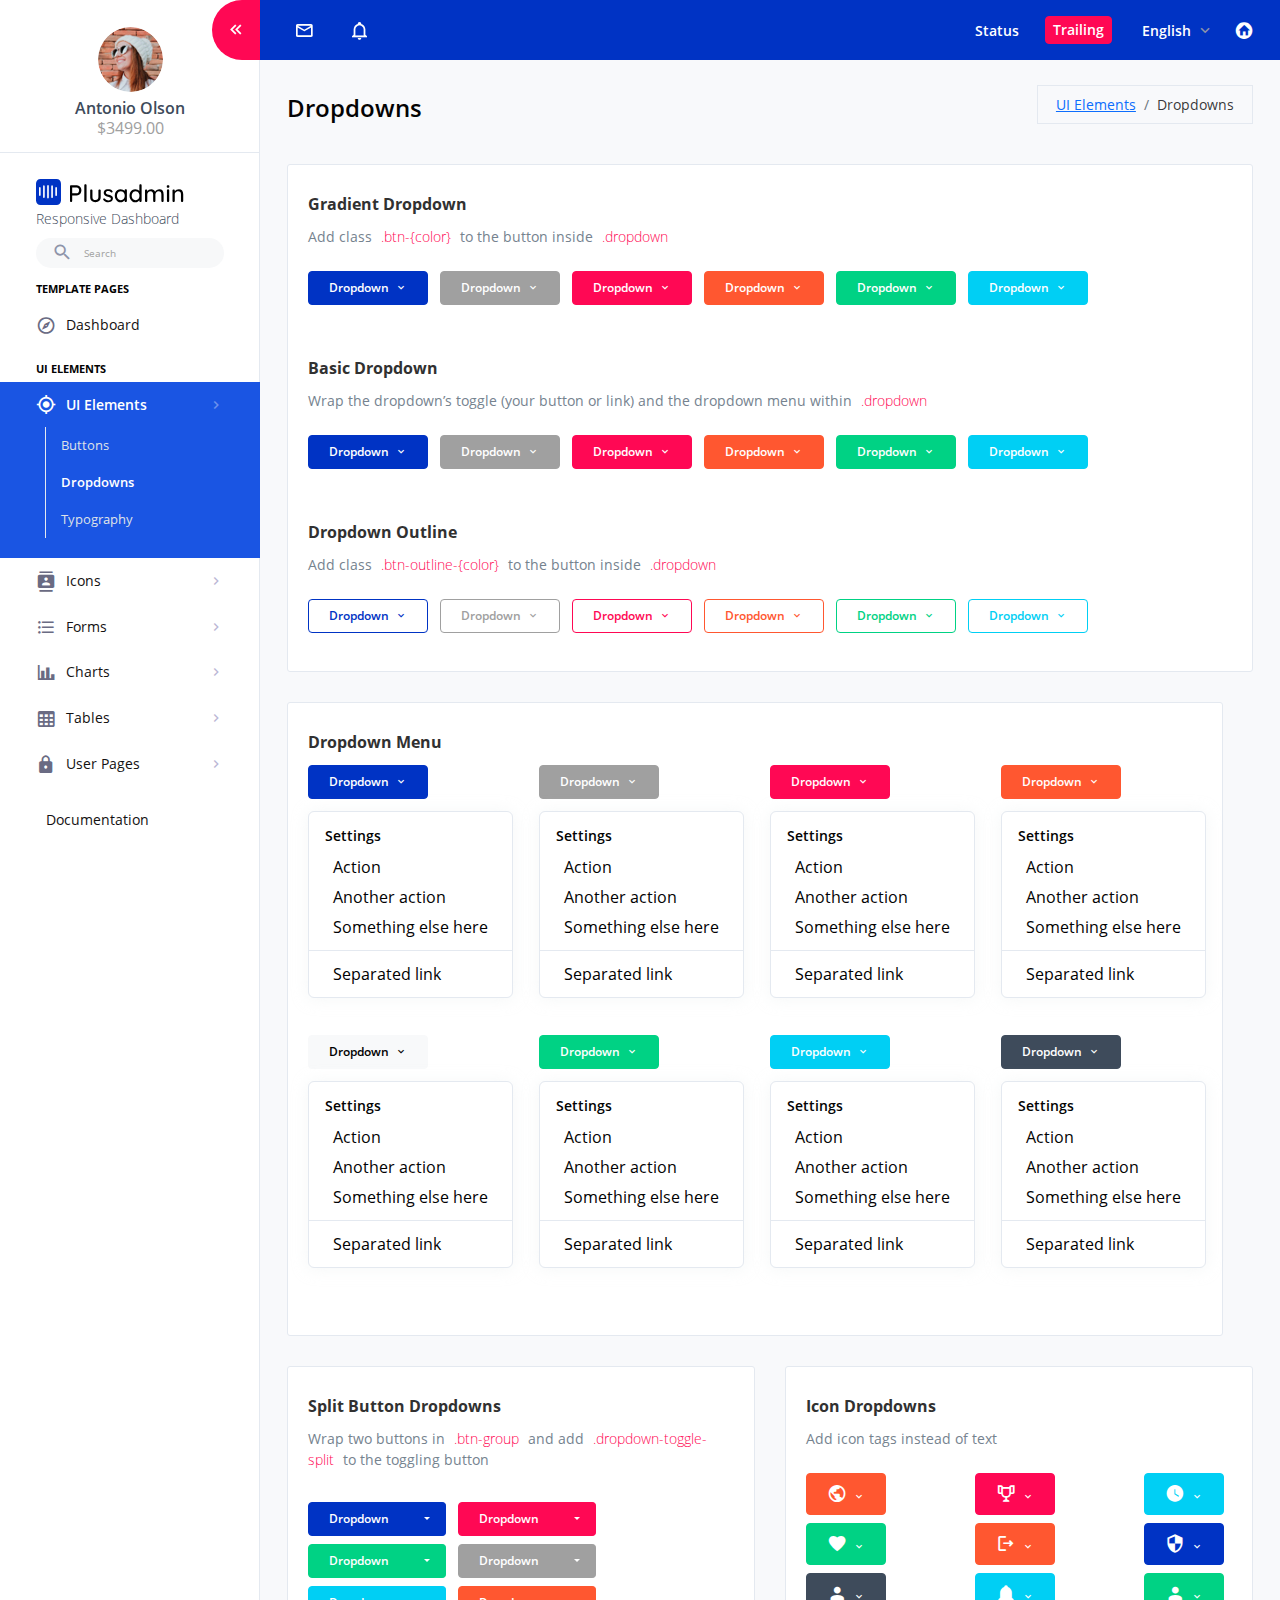
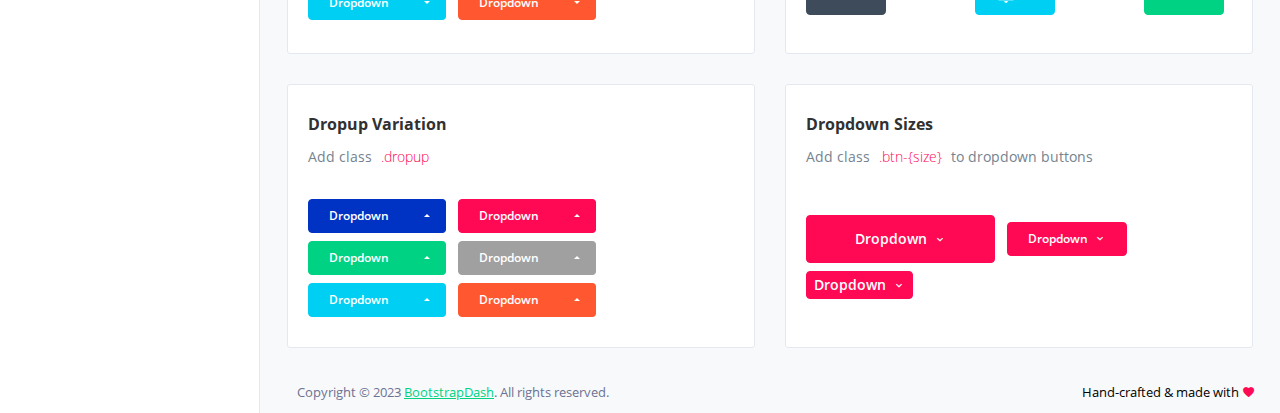
<file: pages/ui-features/dropdowns.html>
<!DOCTYPE html>
<html lang="en">
  <head>
    <!-- Required meta tags -->
    <meta charset="utf-8">
    <meta name="viewport" content="width=device-width, initial-scale=1, shrink-to-fit=no">
    <title>Plus Admin</title>
    <!-- plugins:css -->
    <link rel="stylesheet" href="../../assets/vendors/mdi/css/materialdesignicons.min.css">
    <link rel="stylesheet" href="../../assets/vendors/ti-icons/css/themify-icons.css">
    <link rel="stylesheet" href="../../assets/vendors/css/vendor.bundle.base.css">
    <link rel="stylesheet" href="../../assets/vendors/font-awesome/css/font-awesome.min.css">
    <!-- endinject -->
    <!-- Plugin css for this page -->
    <!-- End Plugin css for this page -->
    <!-- inject:css -->
    <!-- endinject -->
    <!-- Layout styles -->
    <link rel="stylesheet" href="../../assets/css/style.css">
    <!-- End layout styles -->
    <link rel="shortcut icon" href="../../assets/images/favicon.png" />
  </head>
  <body>
    <div class="container-scroller">
      <!-- partial:../../partials/_sidebar.html -->
      <nav class="sidebar sidebar-offcanvas" id="sidebar">
        <ul class="nav">
          <li class="nav-item nav-profile border-bottom">
            <a href="#" class="nav-link flex-column">
              <div class="nav-profile-image">
                <img src="../../assets/images/faces/face1.jpg" alt="profile">
                <!--change to offline or busy as needed-->
              </div>
              <div class="nav-profile-text d-flex ms-0 mb-3 flex-column">
                <span class="fw-semibold mb-1 mt-2 text-center">Antonio Olson</span>
                <span class="text-secondary icon-sm text-center">$3499.00</span>
              </div>
            </a>
          </li>
          <li class="nav-item pt-3">
            <a class="nav-link d-block" href="../../index.html">
              <img class="sidebar-brand-logo" src="../../assets/images/logo.svg" alt="">
              <img class="sidebar-brand-logomini" src="../../assets/images/logo-mini.svg" alt="">
              <div class="small fw-light pt-1">Responsive Dashboard </div>
            </a>
            <form class="d-flex align-items-center" action="#">
              <div class="input-group">
                <div class="input-group-prepend">
                  <i class="input-group-text border-0 mdi mdi-magnify"></i>
                </div>
                <input type="text" class="form-control border-0" placeholder="Search">
              </div>
            </form>
          </li>
          <li class="pt-2 pb-1">
            <span class="nav-item-head">Template Pages</span>
          </li>
          <li class="nav-item">
            <a class="nav-link" href="../../index.html">
              <i class="mdi mdi-compass-outline menu-icon"></i>
              <span class="menu-title">Dashboard</span>
            </a>
          </li>
          <li class="pt-2 pb-1">
            <span class="nav-item-head">UI Elements</span>
          </li>
          <li class="nav-item">
            <a class="nav-link" data-bs-toggle="collapse" href="#ui-basic" aria-expanded="false" aria-controls="ui-basic">
              <i class="mdi mdi-crosshairs-gps menu-icon"></i>
              <span class="menu-title">UI Elements</span>
              <i class="menu-arrow"></i>
            </a>
            <div class="collapse" id="ui-basic">
              <ul class="nav flex-column sub-menu">
                <li class="nav-item"> <a class="nav-link" href="../../pages/ui-features/buttons.html">Buttons</a></li>
                <li class="nav-item"> <a class="nav-link" href="../../pages/ui-features/dropdowns.html">Dropdowns</a></li>
                <li class="nav-item"> <a class="nav-link" href="../../pages/ui-features/typography.html">Typography</a></li>
              </ul>
            </div>
          </li>
          <li class="nav-item">
            <a class="nav-link" data-bs-toggle="collapse" href="#icons" aria-expanded="false" aria-controls="icons">
              <i class="mdi mdi-contacts menu-icon"></i>
              <span class="menu-title">Icons</span>
              <i class="menu-arrow"></i>
            </a>
            <div class="collapse" id="icons">
              <ul class="nav flex-column sub-menu">
                <li class="nav-item"> <a class="nav-link" href="../../pages/icons/font-awesome.html">Font Awesome</a></li>
              </ul>
            </div>
          </li>
          <li class="nav-item">
            <a class="nav-link" data-bs-toggle="collapse" href="#forms" aria-expanded="false" aria-controls="forms">
              <i class="mdi mdi-format-list-bulleted menu-icon"></i>
              <span class="menu-title">Forms</span>
              <i class="menu-arrow"></i>
            </a>
            <div class="collapse" id="forms">
              <ul class="nav flex-column sub-menu">
                <li class="nav-item"> <a class="nav-link" href="../../pages/forms/basic_elements.html">Form Elements</a></li>
              </ul>
            </div>
          </li>
          <li class="nav-item">
            <a class="nav-link" data-bs-toggle="collapse" href="#charts" aria-expanded="false" aria-controls="charts">
              <i class="mdi mdi-chart-bar menu-icon"></i>
              <span class="menu-title">Charts</span>
              <i class="menu-arrow"></i>
            </a>
            <div class="collapse" id="charts">
              <ul class="nav flex-column sub-menu">
                <li class="nav-item"> <a class="nav-link" href="../../pages/charts/chartjs.html">ChartJs</a></li>
              </ul>
            </div>
          </li>
          <li class="nav-item">
            <a class="nav-link" data-bs-toggle="collapse" href="#tables" aria-expanded="false" aria-controls="tables">
              <i class="mdi mdi-table-large menu-icon"></i>
              <span class="menu-title">Tables</span>
              <i class="menu-arrow"></i>
            </a>
            <div class="collapse" id="tables">
              <ul class="nav flex-column sub-menu">
                <li class="nav-item"> <a class="nav-link" href="../../pages/tables/basic-table.html">Basic Table</a></li>
              </ul>
            </div>
          </li>
          <li class="nav-item">
            <a class="nav-link" data-bs-toggle="collapse" href="#auth" aria-expanded="false" aria-controls="auth">
              <i class="mdi mdi-lock menu-icon"></i>
              <span class="menu-title">User Pages</span>
              <i class="menu-arrow"></i>
            </a>
            <div class="collapse" id="auth">
              <ul class="nav flex-column sub-menu">
                <li class="nav-item"> <a class="nav-link" href="../../pages/samples/blank-page.html"> Blank Page </a></li>
                <li class="nav-item"> <a class="nav-link" href="../../pages/samples/login.html"> Login </a></li>
                <li class="nav-item"> <a class="nav-link" href="../../pages/samples/register.html"> Register </a></li>
                <li class="nav-item"> <a class="nav-link" href="../../pages/samples/error-404.html"> 404 </a></li>
                <li class="nav-item"> <a class="nav-link" href="../../pages/samples/error-500.html"> 500 </a></li>
              </ul>
            </div>
          </li>
          <li class="nav-item pt-3">
            <a class="nav-link" href="../../docs/documentation.html" target="_blank">
              <i class="mdi mdi-file-document-box menu-icon"></i>
              <span class="menu-title">Documentation</span>
            </a>
          </li>
        </ul>
      </nav>
      <!-- partial -->
      <div class="container-fluid page-body-wrapper">
        <!-- partial:../../partials/_navbar.html -->
        <nav class="navbar default-layout-navbar col-lg-12 col-12 p-0 fixed-top d-flex flex-row">
          <div class="navbar-menu-wrapper d-flex align-items-stretch">
            <button class="navbar-toggler navbar-toggler align-self-center" type="button" data-toggle="minimize">
              <span class="mdi mdi-chevron-double-left"></span>
            </button>
            <div class="text-center navbar-brand-wrapper d-flex align-items-center justify-content-center">
              <a class="navbar-brand brand-logo-mini" href="../../index.html"><img src="../../../assets/images/logo-mini.svg" alt="logo" /></a>
            </div>
            <ul class="navbar-nav">
              <li class="nav-item dropdown">
                <a class="nav-link" id="messageDropdown" href="#" data-bs-toggle="dropdown" aria-expanded="false">
                  <i class="mdi mdi-email-outline"></i>
                </a>
                <div class="dropdown-menu dropdown-menu-left navbar-dropdown preview-list" aria-labelledby="messageDropdown">
                  <h6 class="p-3 mb-0 fw-semibold">Messages</h6>
                  <div class="dropdown-divider"></div>
                  <a class="dropdown-item preview-item">
                    <div class="preview-thumbnail">
                      <img src="../../../assets/images/faces/face1.jpg" alt="image" class="profile-pic">
                    </div>
                    <div class="preview-item-content d-flex align-items-start flex-column justify-content-center">
                      <h6 class="preview-subject ellipsis mb-1 fw-normal">Mark send you a message</h6>
                      <p class="text-gray mb-0"> 1 Minutes ago </p>
                    </div>
                  </a>
                  <div class="dropdown-divider"></div>
                  <a class="dropdown-item preview-item">
                    <div class="preview-thumbnail">
                      <img src="../../../assets/images/faces/face6.jpg" alt="image" class="profile-pic">
                    </div>
                    <div class="preview-item-content d-flex align-items-start flex-column justify-content-center">
                      <h6 class="preview-subject ellipsis mb-1 fw-normal">Cregh send you a message</h6>
                      <p class="text-gray mb-0"> 15 Minutes ago </p>
                    </div>
                  </a>
                  <div class="dropdown-divider"></div>
                  <a class="dropdown-item preview-item">
                    <div class="preview-thumbnail">
                      <img src="../../../assets/images/faces/face7.jpg" alt="image" class="profile-pic">
                    </div>
                    <div class="preview-item-content d-flex align-items-start flex-column justify-content-center">
                      <h6 class="preview-subject ellipsis mb-1 fw-normal">Profile picture updated</h6>
                      <p class="text-gray mb-0"> 18 Minutes ago </p>
                    </div>
                  </a>
                  <div class="dropdown-divider"></div>
                  <h6 class="p-3 mb-0 text-center text-primary font-13">4 new messages</h6>
                </div>
              </li>
              <li class="nav-item dropdown ms-3">
                <a class="nav-link" id="notificationDropdown" href="#" data-bs-toggle="dropdown">
                  <i class="mdi mdi-bell-outline"></i>
                </a>
                <div class="dropdown-menu dropdown-menu-left navbar-dropdown preview-list" aria-labelledby="notificationDropdown">
                  <h6 class="px-3 py-3 fw-semibold mb-0">Notifications</h6>
                  <div class="dropdown-divider"></div>
                  <a class="dropdown-item preview-item">
                    <div class="preview-thumbnail">
                      <div class="preview-icon bg-success">
                        <i class="mdi mdi-calendar"></i>
                      </div>
                    </div>
                    <div class="preview-item-content d-flex align-items-start flex-column justify-content-center">
                      <h6 class="preview-subject fw-normal mb-0">New order recieved</h6>
                      <p class="text-gray ellipsis mb-0"> 45 sec ago </p>
                    </div>
                  </a>
                  <div class="dropdown-divider"></div>
                  <a class="dropdown-item preview-item">
                    <div class="preview-thumbnail">
                      <div class="preview-icon bg-warning">
                        <i class="mdi mdi-image-filter-vintage"></i>
                      </div>
                    </div>
                    <div class="preview-item-content d-flex align-items-start flex-column justify-content-center">
                      <h6 class="preview-subject fw-normal mb-0">Server limit reached</h6>
                      <p class="text-gray ellipsis mb-0"> 55 sec ago </p>
                    </div>
                  </a>
                  <div class="dropdown-divider"></div>
                  <a class="dropdown-item preview-item">
                    <div class="preview-thumbnail">
                      <div class="preview-icon bg-info">
                        <i class="mdi mdi-link-variant"></i>
                      </div>
                    </div>
                    <div class="preview-item-content d-flex align-items-start flex-column justify-content-center">
                      <h6 class="preview-subject fw-normal mb-0">Kevin karvelle</h6>
                      <p class="text-gray ellipsis mb-0"> 11:09 PM </p>
                    </div>
                  </a>
                  <div class="dropdown-divider"></div>
                  <h6 class="p-3 font-13 mb-0 text-primary text-center">View all notifications</h6>
                </div>
              </li>
            </ul>
            <ul class="navbar-nav navbar-nav-right">
              <li class="nav-item nav-logout d-none d-md-block me-3">
                <a class="nav-link" href="#">Status</a>
              </li>
              <li class="nav-item nav-logout d-none d-md-block">
                <button class="btn btn-sm btn-danger">Trailing</button>
              </li>
              <li class="nav-item nav-profile dropdown d-none d-md-block">
                <a class="nav-link dropdown-toggle" id="profileDropdown" href="#" data-bs-toggle="dropdown" aria-expanded="false">
                  <div class="nav-profile-text">English </div>
                </a>
                <div class="dropdown-menu center navbar-dropdown" aria-labelledby="profileDropdown">
                  <a class="dropdown-item" href="#">
                    <i class="flag-icon flag-icon-bl me-3"></i> French </a>
                  <div class="dropdown-divider"></div>
                  <a class="dropdown-item" href="#">
                    <i class="flag-icon flag-icon-cn me-3"></i> Chinese </a>
                  <div class="dropdown-divider"></div>
                  <a class="dropdown-item" href="#">
                    <i class="flag-icon flag-icon-de me-3"></i> German </a>
                  <div class="dropdown-divider"></div>
                  <a class="dropdown-item" href="#">
                    <i class="flag-icon flag-icon-ru me-3"></i>Russian </a>
                </div>
              </li>
              <li class="nav-item nav-logout d-none d-lg-block">
                <a class="nav-link" href="../../index.html">
                  <i class="mdi mdi-home-circle"></i>
                </a>
              </li>
            </ul>
            <button class="navbar-toggler navbar-toggler-right d-lg-none align-self-center" type="button" data-toggle="offcanvas">
              <span class="mdi mdi-menu"></span>
            </button>
          </div>
        </nav>
        <!-- partial -->
        <div class="main-panel">
          <div class="content-wrapper">
            <div class="page-header">
              <h3 class="page-title"> Dropdowns </h3>
              <nav aria-label="breadcrumb">
                <ol class="breadcrumb">
                  <li class="breadcrumb-item"><a href="#">UI Elements</a></li>
                  <li class="breadcrumb-item active" aria-current="page">Dropdowns</li>
                </ol>
              </nav>
            </div>
            <div class="row">
              <div class="col-lg-12 grid-margin">
                <div class="card">
                  <div class="card-body">
                    <h4 class="card-title">Gradient Dropdown</h4>
                    <p class="card-description"> Add class <code>.btn-{color}</code> to the button inside <code>.dropdown</code>
                    </p>
                    <div class="template-demo">
                      <div class="dropdown">
                        <button class="btn btn-primary dropdown-toggle" type="button" id="dropdownMenuOutlineButton1" data-bs-toggle="dropdown" aria-haspopup="true" aria-expanded="false"> Dropdown </button>
                        <div class="dropdown-menu" aria-labelledby="dropdownMenuOutlineButton1">
                          <h6 class="dropdown-header">Settings</h6>
                          <a class="dropdown-item" href="#">Action</a>
                          <a class="dropdown-item" href="#">Another action</a>
                          <a class="dropdown-item" href="#">Something else here</a>
                          <div class="dropdown-divider"></div>
                          <a class="dropdown-item" href="#">Separated link</a>
                        </div>
                      </div>
                      <div class="dropdown">
                        <button class="btn btn-secondary dropdown-toggle" type="button" id="dropdownMenuOutlineButton2" data-bs-toggle="dropdown" aria-haspopup="true" aria-expanded="false"> Dropdown </button>
                        <div class="dropdown-menu" aria-labelledby="dropdownMenuOutlineButton2">
                          <h6 class="dropdown-header">Settings</h6>
                          <a class="dropdown-item" href="#">Action</a>
                          <a class="dropdown-item" href="#">Another action</a>
                          <a class="dropdown-item" href="#">Something else here</a>
                          <div class="dropdown-divider"></div>
                          <a class="dropdown-item" href="#">Separated link</a>
                        </div>
                      </div>
                      <div class="dropdown">
                        <button class="btn btn-danger dropdown-toggle" type="button" id="dropdownMenuOutlineButton3" data-bs-toggle="dropdown" aria-haspopup="true" aria-expanded="false"> Dropdown </button>
                        <div class="dropdown-menu" aria-labelledby="dropdownMenuOutlineButton3">
                          <h6 class="dropdown-header">Settings</h6>
                          <a class="dropdown-item" href="#">Action</a>
                          <a class="dropdown-item" href="#">Another action</a>
                          <a class="dropdown-item" href="#">Something else here</a>
                          <div class="dropdown-divider"></div>
                          <a class="dropdown-item" href="#">Separated link</a>
                        </div>
                      </div>
                      <div class="dropdown">
                        <button class="btn btn-warning dropdown-toggle" type="button" id="dropdownMenuOutlineButton4" data-bs-toggle="dropdown" aria-haspopup="true" aria-expanded="false"> Dropdown </button>
                        <div class="dropdown-menu" aria-labelledby="dropdownMenuOutlineButton4">
                          <h6 class="dropdown-header">Settings</h6>
                          <a class="dropdown-item" href="#">Action</a>
                          <a class="dropdown-item" href="#">Another action</a>
                          <a class="dropdown-item" href="#">Something else here</a>
                          <div class="dropdown-divider"></div>
                          <a class="dropdown-item" href="#">Separated link</a>
                        </div>
                      </div>
                      <div class="dropdown">
                        <button class="btn btn-success dropdown-toggle" type="button" id="dropdownMenuOutlineButton5" data-bs-toggle="dropdown" aria-haspopup="true" aria-expanded="false"> Dropdown </button>
                        <div class="dropdown-menu" aria-labelledby="dropdownMenuOutlineButton5">
                          <h6 class="dropdown-header">Settings</h6>
                          <a class="dropdown-item" href="#">Action</a>
                          <a class="dropdown-item" href="#">Another action</a>
                          <a class="dropdown-item" href="#">Something else here</a>
                          <div class="dropdown-divider"></div>
                          <a class="dropdown-item" href="#">Separated link</a>
                        </div>
                      </div>
                      <div class="dropdown">
                        <button class="btn btn-info dropdown-toggle" type="button" id="dropdownMenuOutlineButton6" data-bs-toggle="dropdown" aria-haspopup="true" aria-expanded="false"> Dropdown </button>
                        <div class="dropdown-menu" aria-labelledby="dropdownMenuOutlineButton6">
                          <h6 class="dropdown-header">Settings</h6>
                          <a class="dropdown-item" href="#">Action</a>
                          <a class="dropdown-item" href="#">Another action</a>
                          <a class="dropdown-item" href="#">Something else here</a>
                          <div class="dropdown-divider"></div>
                          <a class="dropdown-item" href="#">Separated link</a>
                        </div>
                      </div>
                    </div>
                  </div>
                  <div class="card-body">
                    <h4 class="card-title">Basic dropdown</h4>
                    <p class="card-description"> Wrap the dropdown’s toggle (your button or link) and the dropdown menu within <code>.dropdown</code>
                    </p>
                    <div class="template-demo">
                      <div class="dropdown">
                        <button class="btn btn-primary dropdown-toggle" type="button" id="dropdownMenuButton1" data-bs-toggle="dropdown" aria-haspopup="true" aria-expanded="false"> Dropdown </button>
                        <div class="dropdown-menu" aria-labelledby="dropdownMenuButton1">
                          <h6 class="dropdown-header">Settings</h6>
                          <a class="dropdown-item" href="#">Action</a>
                          <a class="dropdown-item" href="#">Another action</a>
                          <a class="dropdown-item" href="#">Something else here</a>
                          <div class="dropdown-divider"></div>
                          <a class="dropdown-item" href="#">Separated link</a>
                        </div>
                      </div>
                      <div class="dropdown">
                        <button class="btn btn-secondary dropdown-toggle" type="button" id="dropdownMenuButton2" data-bs-toggle="dropdown" aria-haspopup="true" aria-expanded="false"> Dropdown </button>
                        <div class="dropdown-menu" aria-labelledby="dropdownMenuButton2">
                          <h6 class="dropdown-header">Settings</h6>
                          <a class="dropdown-item" href="#">Action</a>
                          <a class="dropdown-item" href="#">Another action</a>
                          <a class="dropdown-item" href="#">Something else here</a>
                          <div class="dropdown-divider"></div>
                          <a class="dropdown-item" href="#">Separated link</a>
                        </div>
                      </div>
                      <div class="dropdown">
                        <button class="btn btn-danger dropdown-toggle" type="button" id="dropdownMenuButton3" data-bs-toggle="dropdown" aria-haspopup="true" aria-expanded="false"> Dropdown </button>
                        <div class="dropdown-menu" aria-labelledby="dropdownMenuButton3">
                          <h6 class="dropdown-header">Settings</h6>
                          <a class="dropdown-item" href="#">Action</a>
                          <a class="dropdown-item" href="#">Another action</a>
                          <a class="dropdown-item" href="#">Something else here</a>
                          <div class="dropdown-divider"></div>
                          <a class="dropdown-item" href="#">Separated link</a>
                        </div>
                      </div>
                      <div class="dropdown">
                        <button class="btn btn-warning dropdown-toggle" type="button" id="dropdownMenuButton4" data-bs-toggle="dropdown" aria-haspopup="true" aria-expanded="false"> Dropdown </button>
                        <div class="dropdown-menu" aria-labelledby="dropdownMenuButton4">
                          <h6 class="dropdown-header">Settings</h6>
                          <a class="dropdown-item" href="#">Action</a>
                          <a class="dropdown-item" href="#">Another action</a>
                          <a class="dropdown-item" href="#">Something else here</a>
                          <div class="dropdown-divider"></div>
                          <a class="dropdown-item" href="#">Separated link</a>
                        </div>
                      </div>
                      <div class="dropdown">
                        <button class="btn btn-success dropdown-toggle" type="button" id="dropdownMenuButton5" data-bs-toggle="dropdown" aria-haspopup="true" aria-expanded="false"> Dropdown </button>
                        <div class="dropdown-menu" aria-labelledby="dropdownMenuButton5">
                          <h6 class="dropdown-header">Settings</h6>
                          <a class="dropdown-item" href="#">Action</a>
                          <a class="dropdown-item" href="#">Another action</a>
                          <a class="dropdown-item" href="#">Something else here</a>
                          <div class="dropdown-divider"></div>
                          <a class="dropdown-item" href="#">Separated link</a>
                        </div>
                      </div>
                      <div class="dropdown">
                        <button class="btn btn-info dropdown-toggle" type="button" id="dropdownMenuButton6" data-bs-toggle="dropdown" aria-haspopup="true" aria-expanded="false"> Dropdown </button>
                        <div class="dropdown-menu" aria-labelledby="dropdownMenuButton6">
                          <h6 class="dropdown-header">Settings</h6>
                          <a class="dropdown-item" href="#">Action</a>
                          <a class="dropdown-item" href="#">Another action</a>
                          <a class="dropdown-item" href="#">Something else here</a>
                          <div class="dropdown-divider"></div>
                          <a class="dropdown-item" href="#">Separated link</a>
                        </div>
                      </div>
                    </div>
                  </div>
                  <div class="card-body">
                    <h4 class="card-title">Dropdown outline</h4>
                    <p class="card-description"> Add class <code>.btn-outline-{color}</code> to the button inside <code>.dropdown</code>
                    </p>
                    <div class="template-demo">
                      <div class="dropdown">
                        <button class="btn btn-outline-primary dropdown-toggle" type="button" id="dropdownMenuOutlineButton1" data-bs-toggle="dropdown" aria-haspopup="true" aria-expanded="false"> Dropdown </button>
                        <div class="dropdown-menu" aria-labelledby="dropdownMenuOutlineButton1">
                          <h6 class="dropdown-header">Settings</h6>
                          <a class="dropdown-item" href="#">Action</a>
                          <a class="dropdown-item" href="#">Another action</a>
                          <a class="dropdown-item" href="#">Something else here</a>
                          <div class="dropdown-divider"></div>
                          <a class="dropdown-item" href="#">Separated link</a>
                        </div>
                      </div>
                      <div class="dropdown">
                        <button class="btn btn-outline-secondary dropdown-toggle" type="button" id="dropdownMenuOutlineButton2" data-bs-toggle="dropdown" aria-haspopup="true" aria-expanded="false"> Dropdown </button>
                        <div class="dropdown-menu" aria-labelledby="dropdownMenuOutlineButton2">
                          <h6 class="dropdown-header">Settings</h6>
                          <a class="dropdown-item" href="#">Action</a>
                          <a class="dropdown-item" href="#">Another action</a>
                          <a class="dropdown-item" href="#">Something else here</a>
                          <div class="dropdown-divider"></div>
                          <a class="dropdown-item" href="#">Separated link</a>
                        </div>
                      </div>
                      <div class="dropdown">
                        <button class="btn btn-outline-danger dropdown-toggle" type="button" id="dropdownMenuOutlineButton3" data-bs-toggle="dropdown" aria-haspopup="true" aria-expanded="false"> Dropdown </button>
                        <div class="dropdown-menu" aria-labelledby="dropdownMenuOutlineButton3">
                          <h6 class="dropdown-header">Settings</h6>
                          <a class="dropdown-item" href="#">Action</a>
                          <a class="dropdown-item" href="#">Another action</a>
                          <a class="dropdown-item" href="#">Something else here</a>
                          <div class="dropdown-divider"></div>
                          <a class="dropdown-item" href="#">Separated link</a>
                        </div>
                      </div>
                      <div class="dropdown">
                        <button class="btn btn-outline-warning dropdown-toggle" type="button" id="dropdownMenuOutlineButton4" data-bs-toggle="dropdown" aria-haspopup="true" aria-expanded="false"> Dropdown </button>
                        <div class="dropdown-menu" aria-labelledby="dropdownMenuOutlineButton4">
                          <h6 class="dropdown-header">Settings</h6>
                          <a class="dropdown-item" href="#">Action</a>
                          <a class="dropdown-item" href="#">Another action</a>
                          <a class="dropdown-item" href="#">Something else here</a>
                          <div class="dropdown-divider"></div>
                          <a class="dropdown-item" href="#">Separated link</a>
                        </div>
                      </div>
                      <div class="dropdown">
                        <button class="btn btn-outline-success dropdown-toggle" type="button" id="dropdownMenuOutlineButton5" data-bs-toggle="dropdown" aria-haspopup="true" aria-expanded="false"> Dropdown </button>
                        <div class="dropdown-menu" aria-labelledby="dropdownMenuOutlineButton5">
                          <h6 class="dropdown-header">Settings</h6>
                          <a class="dropdown-item" href="#">Action</a>
                          <a class="dropdown-item" href="#">Another action</a>
                          <a class="dropdown-item" href="#">Something else here</a>
                          <div class="dropdown-divider"></div>
                          <a class="dropdown-item" href="#">Separated link</a>
                        </div>
                      </div>
                      <div class="dropdown">
                        <button class="btn btn-outline-info dropdown-toggle" type="button" id="dropdownMenuOutlineButton6" data-bs-toggle="dropdown" aria-haspopup="true" aria-expanded="false"> Dropdown </button>
                        <div class="dropdown-menu" aria-labelledby="dropdownMenuOutlineButton6">
                          <h6 class="dropdown-header">Settings</h6>
                          <a class="dropdown-item" href="#">Action</a>
                          <a class="dropdown-item" href="#">Another action</a>
                          <a class="dropdown-item" href="#">Something else here</a>
                          <div class="dropdown-divider"></div>
                          <a class="dropdown-item" href="#">Separated link</a>
                        </div>
                      </div>
                    </div>
                  </div>
                </div>
              </div>
              <div class="row">
                <div class="col-lg-12 grid-margin">
                  <div class="card">
                    <div class="card-body">
                      <h4 class="card-title">Dropdown menu</h4>
                      <div class="row">
                        <div class="col-md-3 dropdown-menu-static-demo">
                          <div class="dropdown">
                            <button class="btn btn-primary dropdown-toggle" type="button" id="dropdownMenuOutlineButton1" data-bs-toggle="dropdown" aria-haspopup="true" aria-expanded="true"> Dropdown </button>
                            <div class="dropdown-menu show" aria-labelledby="dropdownMenuOutlineButton1">
                              <h6 class="dropdown-header">Settings</h6>
                              <a class="dropdown-item" href="#">Action</a>
                              <a class="dropdown-item" href="#">Another action</a>
                              <a class="dropdown-item" href="#">Something else here</a>
                              <div class="dropdown-divider"></div>
                              <a class="dropdown-item" href="#">Separated link</a>
                            </div>
                          </div>
                        </div>
                        <div class="col-md-3 dropdown-menu-static-demo">
                          <div class="dropdown">
                            <button class="btn btn-secondary dropdown-toggle" type="button" id="dropdownMenuOutlineButton2" data-bs-toggle="dropdown" aria-haspopup="true" aria-expanded="true"> Dropdown </button>
                            <div class="dropdown-menu show" aria-labelledby="dropdownMenuOutlineButton2">
                              <h6 class="dropdown-header">Settings</h6>
                              <a class="dropdown-item" href="#">Action</a>
                              <a class="dropdown-item" href="#">Another action</a>
                              <a class="dropdown-item" href="#">Something else here</a>
                              <div class="dropdown-divider"></div>
                              <a class="dropdown-item" href="#">Separated link</a>
                            </div>
                          </div>
                        </div>
                        <div class="col-md-3 dropdown-menu-static-demo">
                          <div class="dropdown">
                            <button class="btn btn-danger dropdown-toggle" type="button" id="dropdownMenuOutlineButton3" data-bs-toggle="dropdown" aria-haspopup="true" aria-expanded="true"> Dropdown </button>
                            <div class="dropdown-menu show" aria-labelledby="dropdownMenuOutlineButton3">
                              <h6 class="dropdown-header">Settings</h6>
                              <a class="dropdown-item" href="#">Action</a>
                              <a class="dropdown-item" href="#">Another action</a>
                              <a class="dropdown-item" href="#">Something else here</a>
                              <div class="dropdown-divider"></div>
                              <a class="dropdown-item" href="#">Separated link</a>
                            </div>
                          </div>
                        </div>
                        <div class="col-md-3 dropdown-menu-static-demo">
                          <div class="dropdown">
                            <button class="btn btn-warning dropdown-toggle" type="button" id="dropdownMenuOutlineButton4" data-bs-toggle="dropdown" aria-haspopup="true" aria-expanded="true"> Dropdown </button>
                            <div class="dropdown-menu show" aria-labelledby="dropdownMenuOutlineButton4">
                              <h6 class="dropdown-header">Settings</h6>
                              <a class="dropdown-item" href="#">Action</a>
                              <a class="dropdown-item" href="#">Another action</a>
                              <a class="dropdown-item" href="#">Something else here</a>
                              <div class="dropdown-divider"></div>
                              <a class="dropdown-item" href="#">Separated link</a>
                            </div>
                          </div>
                        </div>
                        <div class="col-md-3 dropdown-menu-static-demo">
                          <div class="dropdown">
                            <button class="btn btn-light dropdown-toggle" type="button" id="dropdownMenuOutlineButton8" data-bs-toggle="dropdown" aria-haspopup="true" aria-expanded="true"> Dropdown </button>
                            <div class="dropdown-menu show" aria-labelledby="dropdownMenuOutlineButton8">
                              <h6 class="dropdown-header">Settings</h6>
                              <a class="dropdown-item" href="#">Action</a>
                              <a class="dropdown-item" href="#">Another action</a>
                              <a class="dropdown-item" href="#">Something else here</a>
                              <div class="dropdown-divider"></div>
                              <a class="dropdown-item" href="#">Separated link</a>
                            </div>
                          </div>
                        </div>
                        <div class="col-md-3 dropdown-menu-static-demo">
                          <div class="dropdown">
                            <button class="btn btn-success dropdown-toggle" type="button" id="dropdownMenuOutlineButton5" data-bs-toggle="dropdown" aria-haspopup="true" aria-expanded="true"> Dropdown </button>
                            <div class="dropdown-menu show" aria-labelledby="dropdownMenuOutlineButton5">
                              <h6 class="dropdown-header">Settings</h6>
                              <a class="dropdown-item" href="#">Action</a>
                              <a class="dropdown-item" href="#">Another action</a>
                              <a class="dropdown-item" href="#">Something else here</a>
                              <div class="dropdown-divider"></div>
                              <a class="dropdown-item" href="#">Separated link</a>
                            </div>
                          </div>
                        </div>
                        <div class="col-md-3 dropdown-menu-static-demo">
                          <div class="dropdown">
                            <button class="btn btn-info dropdown-toggle" type="button" id="dropdownMenuOutlineButton6" data-bs-toggle="dropdown" aria-haspopup="true" aria-expanded="true"> Dropdown </button>
                            <div class="dropdown-menu show" aria-labelledby="dropdownMenuOutlineButton6">
                              <h6 class="dropdown-header">Settings</h6>
                              <a class="dropdown-item" href="#">Action</a>
                              <a class="dropdown-item" href="#">Another action</a>
                              <a class="dropdown-item" href="#">Something else here</a>
                              <div class="dropdown-divider"></div>
                              <a class="dropdown-item" href="#">Separated link</a>
                            </div>
                          </div>
                        </div>
                        <div class="col-md-3 dropdown-menu-static-demo">
                          <div class="dropdown">
                            <button class="btn btn-dark dropdown-toggle" type="button" id="dropdownMenuOutlineButton7" data-bs-toggle="dropdown" aria-haspopup="true" aria-expanded="true"> Dropdown </button>
                            <div class="dropdown-menu show" aria-labelledby="dropdownMenuOutlineButton7">
                              <h6 class="dropdown-header">Settings</h6>
                              <a class="dropdown-item" href="#">Action</a>
                              <a class="dropdown-item" href="#">Another action</a>
                              <a class="dropdown-item" href="#">Something else here</a>
                              <div class="dropdown-divider"></div>
                              <a class="dropdown-item" href="#">Separated link</a>
                            </div>
                          </div>
                        </div>
                      </div>
                    </div>
                  </div>
                </div>
              </div>
              <div class="col-md-6 grid-margin stretch-card">
                <div class="card">
                  <div class="card-body">
                    <h4 class="card-title">Split button dropdowns</h4>
                    <p class="card-description"> Wrap two buttons in <code>.btn-group</code> and add <code>.dropdown-toggle-split</code> to the toggling button </p>
                    <div class="template-demo">
                      <div class="btn-group">
                        <button type="button" class="btn btn-primary">Dropdown</button>
                        <button type="button" class="btn btn-primary dropdown-toggle dropdown-toggle-split" id="dropdownMenuSplitButton1" data-bs-toggle="dropdown" aria-haspopup="true" aria-expanded="false">
                        </button>
                        <div class="dropdown-menu" aria-labelledby="dropdownMenuSplitButton1">
                          <h6 class="dropdown-header">Settings</h6>
                          <a class="dropdown-item" href="#">Action</a>
                          <a class="dropdown-item" href="#">Another action</a>
                          <a class="dropdown-item" href="#">Something else here</a>
                          <div class="dropdown-divider"></div>
                          <a class="dropdown-item" href="#">Separated link</a>
                        </div>
                      </div>
                      <div class="btn-group">
                        <button type="button" class="btn btn-danger">Dropdown</button>
                        <button type="button" class="btn btn-danger dropdown-toggle dropdown-toggle-split" id="dropdownMenuSplitButton2" data-bs-toggle="dropdown" aria-haspopup="true" aria-expanded="false">
                        </button>
                        <div class="dropdown-menu" aria-labelledby="dropdownMenuSplitButton2">
                          <h6 class="dropdown-header">Settings</h6>
                          <a class="dropdown-item" href="#">Action</a>
                          <a class="dropdown-item" href="#">Another action</a>
                          <a class="dropdown-item" href="#">Something else here</a>
                          <div class="dropdown-divider"></div>
                          <a class="dropdown-item" href="#">Separated link</a>
                        </div>
                      </div>
                      <div class="btn-group">
                        <button type="button" class="btn btn-success">Dropdown</button>
                        <button type="button" class="btn btn-success dropdown-toggle dropdown-toggle-split" id="dropdownMenuSplitButton3" data-bs-toggle="dropdown" aria-haspopup="true" aria-expanded="false">
                        </button>
                        <div class="dropdown-menu" aria-labelledby="dropdownMenuSplitButton3">
                          <h6 class="dropdown-header">Settings</h6>
                          <a class="dropdown-item" href="#">Action</a>
                          <a class="dropdown-item" href="#">Another action</a>
                          <a class="dropdown-item" href="#">Something else here</a>
                          <div class="dropdown-divider"></div>
                          <a class="dropdown-item" href="#">Separated link</a>
                        </div>
                      </div>
                      <div class="btn-group">
                        <button type="button" class="btn btn-secondary">Dropdown</button>
                        <button type="button" class="btn btn-secondary dropdown-toggle dropdown-toggle-split" id="dropdownMenuSplitButton4" data-bs-toggle="dropdown" aria-haspopup="true" aria-expanded="false">
                        </button>
                        <div class="dropdown-menu" aria-labelledby="dropdownMenuSplitButton4">
                          <h6 class="dropdown-header">Settings</h6>
                          <a class="dropdown-item" href="#">Action</a>
                          <a class="dropdown-item" href="#">Another action</a>
                          <a class="dropdown-item" href="#">Something else here</a>
                          <div class="dropdown-divider"></div>
                          <a class="dropdown-item" href="#">Separated link</a>
                        </div>
                      </div>
                      <div class="btn-group">
                        <button type="button" class="btn btn-info">Dropdown</button>
                        <button type="button" class="btn btn-info dropdown-toggle dropdown-toggle-split" id="dropdownMenuSplitButton5" data-bs-toggle="dropdown" aria-haspopup="true" aria-expanded="false">
                        </button>
                        <div class="dropdown-menu" aria-labelledby="dropdownMenuSplitButton5">
                          <h6 class="dropdown-header">Settings</h6>
                          <a class="dropdown-item" href="#">Action</a>
                          <a class="dropdown-item" href="#">Another action</a>
                          <a class="dropdown-item" href="#">Something else here</a>
                          <div class="dropdown-divider"></div>
                          <a class="dropdown-item" href="#">Separated link</a>
                        </div>
                      </div>
                      <div class="btn-group">
                        <button type="button" class="btn btn-warning">Dropdown</button>
                        <button type="button" class="btn btn-warning dropdown-toggle dropdown-toggle-split" id="dropdownMenuSplitButton6" data-bs-toggle="dropdown" aria-haspopup="true" aria-expanded="false">
                        </button>
                        <div class="dropdown-menu" aria-labelledby="dropdownMenuSplitButton6">
                          <h6 class="dropdown-header">Settings</h6>
                          <a class="dropdown-item" href="#">Action</a>
                          <a class="dropdown-item" href="#">Another action</a>
                          <a class="dropdown-item" href="#">Something else here</a>
                          <div class="dropdown-divider"></div>
                          <a class="dropdown-item" href="#">Separated link</a>
                        </div>
                      </div>
                    </div>
                  </div>
                </div>
              </div>
              <div class="col-md-6 grid-margin stretch-card">
                <div class="card">
                  <div class="card-body">
                    <h4 class="card-title">Icon dropdowns</h4>
                    <p class="card-description"> Add icon tags instead of text </p>
                    <div class="row">
                      <div class="col-12">
                        <div class="template-demo d-flex justify-content-between">
                          <div class="dropdown">
                            <button class="btn btn-warning dropdown-toggle" type="button" id="dropdownMenuIconButton1" data-bs-toggle="dropdown" aria-haspopup="true" aria-expanded="false">
                              <i class="mdi mdi-earth"></i>
                            </button>
                            <div class="dropdown-menu" aria-labelledby="dropdownMenuIconButton1">
                              <h6 class="dropdown-header">Settings</h6>
                              <a class="dropdown-item" href="#">Action</a>
                              <a class="dropdown-item" href="#">Another action</a>
                              <a class="dropdown-item" href="#">Something else here</a>
                              <div class="dropdown-divider"></div>
                              <a class="dropdown-item" href="#">Separated link</a>
                            </div>
                          </div>
                          <div class="dropdown">
                            <button class="btn btn-danger dropdown-toggle" type="button" id="dropdownMenuIconButton2" data-bs-toggle="dropdown" aria-haspopup="true" aria-expanded="false">
                              <i class="mdi mdi-trophy-outline"></i>
                            </button>
                            <div class="dropdown-menu" aria-labelledby="dropdownMenuIconButton2">
                              <h6 class="dropdown-header">Settings</h6>
                              <a class="dropdown-item" href="#">Action</a>
                              <a class="dropdown-item" href="#">Another action</a>
                              <a class="dropdown-item" href="#">Something else here</a>
                              <div class="dropdown-divider"></div>
                              <a class="dropdown-item" href="#">Separated link</a>
                            </div>
                          </div>
                          <div class="dropdown">
                            <button type="button" class="btn btn-info dropdown-toggle" id="dropdownMenuIconButton3" data-bs-toggle="dropdown" aria-haspopup="true" aria-expanded="false">
                              <i class="mdi mdi-clock"></i>
                            </button>
                            <div class="dropdown-menu" aria-labelledby="dropdownMenuIconButton3">
                              <h6 class="dropdown-header">Settings</h6>
                              <a class="dropdown-item" href="#">Action</a>
                              <a class="dropdown-item" href="#">Another action</a>
                              <a class="dropdown-item" href="#">Something else here</a>
                              <div class="dropdown-divider"></div>
                              <a class="dropdown-item" href="#">Separated link</a>
                            </div>
                          </div>
                        </div>
                      </div>
                    </div>
                    <div class="row">
                      <div class="col-12">
                        <div class="template-demo d-flex justify-content-between">
                          <div class="dropdown">
                            <button type="button" class="btn btn-success dropdown-toggle" id="dropdownMenuIconButton4" data-bs-toggle="dropdown" aria-haspopup="true" aria-expanded="false">
                              <i class="mdi mdi-heart"></i>
                            </button>
                            <div class="dropdown-menu" aria-labelledby="dropdownMenuIconButton4">
                              <h6 class="dropdown-header">Settings</h6>
                              <a class="dropdown-item" href="#">Action</a>
                              <a class="dropdown-item" href="#">Another action</a>
                              <a class="dropdown-item" href="#">Something else here</a>
                              <div class="dropdown-divider"></div>
                              <a class="dropdown-item" href="#">Separated link</a>
                            </div>
                          </div>
                          <div class="dropdown">
                            <button type="button" class="btn btn-warning dropdown-toggle" id="dropdownMenuIconButton5" data-bs-toggle="dropdown" aria-haspopup="true" aria-expanded="false">
                              <i class="mdi mdi-logout"></i>
                            </button>
                            <div class="dropdown-menu" aria-labelledby="dropdownMenuIconButton5">
                              <h6 class="dropdown-header">Settings</h6>
                              <a class="dropdown-item" href="#">Action</a>
                              <a class="dropdown-item" href="#">Another action</a>
                              <a class="dropdown-item" href="#">Something else here</a>
                              <div class="dropdown-divider"></div>
                              <a class="dropdown-item" href="#">Separated link</a>
                            </div>
                          </div>
                          <div class="dropdown">
                            <button class="btn btn-primary dropdown-toggle" type="button" id="dropdownMenuIconButton6" data-bs-toggle="dropdown" aria-haspopup="true" aria-expanded="false">
                              <i class="mdi mdi-security"></i>
                            </button>
                            <div class="dropdown-menu" aria-labelledby="dropdownMenuIconButton6">
                              <h6 class="dropdown-header">Settings</h6>
                              <a class="dropdown-item" href="#">Action</a>
                              <a class="dropdown-item" href="#">Another action</a>
                              <a class="dropdown-item" href="#">Something else here</a>
                              <div class="dropdown-divider"></div>
                              <a class="dropdown-item" href="#">Separated link</a>
                            </div>
                          </div>
                        </div>
                      </div>
                    </div>
                    <div class="row">
                      <div class="col-12">
                        <div class="template-demo d-flex justify-content-between">
                          <div class="dropdown">
                            <button type="button" class="btn btn-dark dropdown-toggle" id="dropdownMenuIconButton7" data-bs-toggle="dropdown" aria-haspopup="true" aria-expanded="false">
                              <i class="mdi mdi-account"></i>
                            </button>
                            <div class="dropdown-menu" aria-labelledby="dropdownMenuIconButton7">
                              <h6 class="dropdown-header">Settings</h6>
                              <a class="dropdown-item" href="#">Action</a>
                              <a class="dropdown-item" href="#">Another action</a>
                              <a class="dropdown-item" href="#">Something else here</a>
                              <div class="dropdown-divider"></div>
                              <a class="dropdown-item" href="#">Separated link</a>
                            </div>
                          </div>
                          <div class="dropdown">
                            <button type="button" class="btn btn-info dropdown-toggle" id="dropdownMenuIconButton8" data-bs-toggle="dropdown" aria-haspopup="true" aria-expanded="false">
                              <i class="mdi mdi-bell"></i>
                            </button>
                            <div class="dropdown-menu" aria-labelledby="dropdownMenuIconButton8">
                              <h6 class="dropdown-header">Settings</h6>
                              <a class="dropdown-item" href="#">Action</a>
                              <a class="dropdown-item" href="#">Another action</a>
                              <a class="dropdown-item" href="#">Something else here</a>
                              <div class="dropdown-divider"></div>
                              <a class="dropdown-item" href="#">Separated link</a>
                            </div>
                          </div>
                          <div class="dropdown">
                            <button type="button" class="btn btn-success dropdown-toggle" id="dropdownMenuIconButton7" data-bs-toggle="dropdown" aria-haspopup="true" aria-expanded="false">
                              <i class="mdi mdi-account"></i>
                            </button>
                            <div class="dropdown-menu" aria-labelledby="dropdownMenuIconButton9">
                              <h6 class="dropdown-header">Settings</h6>
                              <a class="dropdown-item" href="#">Action</a>
                              <a class="dropdown-item" href="#">Another action</a>
                              <a class="dropdown-item" href="#">Something else here</a>
                              <div class="dropdown-divider"></div>
                              <a class="dropdown-item" href="#">Separated link</a>
                            </div>
                          </div>
                        </div>
                      </div>
                    </div>
                  </div>
                </div>
              </div>
              <div class="col-lg-6 grid-margin stretch-card">
                <div class="card">
                  <div class="card-body">
                    <h4 class="card-title">Dropup variation</h4>
                    <p class="card-description"> Add class <code>.dropup</code>
                    </p>
                    <div class="template-demo">
                      <div class="btn-group dropup">
                        <button type="button" class="btn btn-primary">Dropdown</button>
                        <button type="button" class="btn btn-primary dropdown-toggle dropdown-toggle-split" id="dropupMenuSplitButton1" data-bs-toggle="dropdown" aria-haspopup="true" aria-expanded="false">
                        </button>
                        <div class="dropdown-menu" aria-labelledby="dropupMenuSplitButton1">
                          <h6 class="dropdown-header">Settings</h6>
                          <a class="dropdown-item" href="#">Action</a>
                          <a class="dropdown-item" href="#">Another action</a>
                          <a class="dropdown-item" href="#">Something else here</a>
                          <div class="dropdown-divider"></div>
                          <a class="dropdown-item" href="#">Separated link</a>
                        </div>
                      </div>
                      <div class="btn-group dropup">
                        <button type="button" class="btn btn-danger">Dropdown</button>
                        <button type="button" class="btn btn-danger dropdown-toggle dropdown-toggle-split" id="dropupMenuSplitButton2" data-bs-toggle="dropdown" aria-haspopup="true" aria-expanded="false">
                        </button>
                        <div class="dropdown-menu" aria-labelledby="dropupMenuSplitButton2">
                          <h6 class="dropdown-header">Settings</h6>
                          <a class="dropdown-item" href="#">Action</a>
                          <a class="dropdown-item" href="#">Another action</a>
                          <a class="dropdown-item" href="#">Something else here</a>
                          <div class="dropdown-divider"></div>
                          <a class="dropdown-item" href="#">Separated link</a>
                        </div>
                      </div>
                      <div class="btn-group dropup">
                        <button type="button" class="btn btn-success">Dropdown</button>
                        <button type="button" class="btn btn-success dropdown-toggle dropdown-toggle-split" id="dropupMenuSplitButton3" data-bs-toggle="dropdown" aria-haspopup="true" aria-expanded="false">
                        </button>
                        <div class="dropdown-menu" aria-labelledby="dropupMenuSplitButton3">
                          <h6 class="dropdown-header">Settings</h6>
                          <a class="dropdown-item" href="#">Action</a>
                          <a class="dropdown-item" href="#">Another action</a>
                          <a class="dropdown-item" href="#">Something else here</a>
                          <div class="dropdown-divider"></div>
                          <a class="dropdown-item" href="#">Separated link</a>
                        </div>
                      </div>
                      <div class="btn-group dropup">
                        <button type="button" class="btn btn-secondary">Dropdown</button>
                        <button type="button" class="btn btn-secondary dropdown-toggle dropdown-toggle-split" id="dropupMenuSplitButton4" data-bs-toggle="dropdown" aria-haspopup="true" aria-expanded="false">
                        </button>
                        <div class="dropdown-menu" aria-labelledby="dropupMenuSplitButton4">
                          <h6 class="dropdown-header">Settings</h6>
                          <a class="dropdown-item" href="#">Action</a>
                          <a class="dropdown-item" href="#">Another action</a>
                          <a class="dropdown-item" href="#">Something else here</a>
                          <div class="dropdown-divider"></div>
                          <a class="dropdown-item" href="#">Separated link</a>
                        </div>
                      </div>
                      <div class="btn-group dropup">
                        <button type="button" class="btn btn-info">Dropdown</button>
                        <button type="button" class="btn btn-info dropdown-toggle dropdown-toggle-split" id="dropupMenuSplitButton5" data-bs-toggle="dropdown" aria-haspopup="true" aria-expanded="false">
                        </button>
                        <div class="dropdown-menu" aria-labelledby="dropupMenuSplitButton5">
                          <h6 class="dropdown-header">Settings</h6>
                          <a class="dropdown-item" href="#">Action</a>
                          <a class="dropdown-item" href="#">Another action</a>
                          <a class="dropdown-item" href="#">Something else here</a>
                          <div class="dropdown-divider"></div>
                          <a class="dropdown-item" href="#">Separated link</a>
                        </div>
                      </div>
                      <div class="btn-group dropup">
                        <button type="button" class="btn btn-warning">Dropdown</button>
                        <button type="button" class="btn btn-warning dropdown-toggle dropdown-toggle-split" id="dropupMenuSplitButton6" data-bs-toggle="dropdown" aria-haspopup="true" aria-expanded="false">
                        </button>
                        <div class="dropdown-menu" aria-labelledby="dropupMenuSplitButton6">
                          <h6 class="dropdown-header">Settings</h6>
                          <a class="dropdown-item" href="#">Action</a>
                          <a class="dropdown-item" href="#">Another action</a>
                          <a class="dropdown-item" href="#">Something else here</a>
                          <div class="dropdown-divider"></div>
                          <a class="dropdown-item" href="#">Separated link</a>
                        </div>
                      </div>
                    </div>
                  </div>
                </div>
              </div>
              <div class="col-lg-6 grid-margin stretch-card">
                <div class="card">
                  <div class="card-body">
                    <h4 class="card-title">Dropdown sizes</h4>
                    <p class="card-description"> Add class <code>.btn-{size}</code> to dropdown buttons </p>
                    <div class="template-demo mt-5">
                      <div class="dropdown">
                        <button class="btn btn-danger btn-lg dropdown-toggle" type="button" id="dropdownMenuSizeButton1" data-bs-toggle="dropdown" aria-haspopup="true" aria-expanded="false"> Dropdown </button>
                        <div class="dropdown-menu" aria-labelledby="dropdownMenuSizeButton1">
                          <h6 class="dropdown-header">Settings</h6>
                          <a class="dropdown-item" href="#">Action</a>
                          <a class="dropdown-item" href="#">Another action</a>
                          <a class="dropdown-item" href="#">Something else here</a>
                          <div class="dropdown-divider"></div>
                          <a class="dropdown-item" href="#">Separated link</a>
                        </div>
                      </div>
                      <div class="dropdown">
                        <button class="btn btn-danger dropdown-toggle" type="button" id="dropdownMenuSizeButton2" data-bs-toggle="dropdown" aria-haspopup="true" aria-expanded="false"> Dropdown </button>
                        <div class="dropdown-menu" aria-labelledby="dropdownMenuSizeButton2">
                          <h6 class="dropdown-header">Settings</h6>
                          <a class="dropdown-item" href="#">Action</a>
                          <a class="dropdown-item" href="#">Another action</a>
                          <a class="dropdown-item" href="#">Something else here</a>
                          <div class="dropdown-divider"></div>
                          <a class="dropdown-item" href="#">Separated link</a>
                        </div>
                      </div>
                      <div class="dropdown">
                        <button class="btn btn-danger btn-sm dropdown-toggle" type="button" id="dropdownMenuSizeButton3" data-bs-toggle="dropdown" aria-haspopup="true" aria-expanded="false"> Dropdown </button>
                        <div class="dropdown-menu" aria-labelledby="dropdownMenuSizeButton3">
                          <h6 class="dropdown-header">Settings</h6>
                          <a class="dropdown-item" href="#">Action</a>
                          <a class="dropdown-item" href="#">Another action</a>
                          <a class="dropdown-item" href="#">Something else here</a>
                          <div class="dropdown-divider"></div>
                          <a class="dropdown-item" href="#">Separated link</a>
                        </div>
                      </div>
                    </div>
                  </div>
                </div>
              </div>
            </div>
          </div>
          <!-- content-wrapper ends -->
          <!-- partial:../../partials/_footer.html -->
          <footer class="footer">
            <div class="d-sm-flex justify-content-center justify-content-sm-between">
              <span class="text-muted text-center text-sm-left d-block d-sm-inline-block">Copyright © 2023 <a href="https://www.bootstrapdash.com/" target="_blank">BootstrapDash</a>. All rights reserved.</span>
              <span class="float-none float-sm-end d-block mt-1 mt-sm-0 text-center">Hand-crafted & made with <i class="mdi mdi-heart text-danger"></i></span>
            </div>
          </footer>
          <!-- partial -->
        </div>
        <!-- main-panel ends -->
      </div>
      <!-- page-body-wrapper ends -->
    </div>
    <!-- container-scroller -->
    <!-- plugins:js -->
    <script src="../../assets/vendors/js/vendor.bundle.base.js"></script>
    <!-- endinject -->
    <!-- Plugin js for this page -->
    <!-- End plugin js for this page -->
    <!-- inject:js -->
    <script src="../../assets/js/off-canvas.js"></script>
    <script src="../../assets/js/misc.js"></script>
    <script src="../../assets/js/settings.js"></script>
    <script src="../../assets/js/todolist.js"></script>
    <script src="../../assets/js/hoverable-collapse.js"></script>
    <!-- endinject -->
  </body>
</html>
</file>
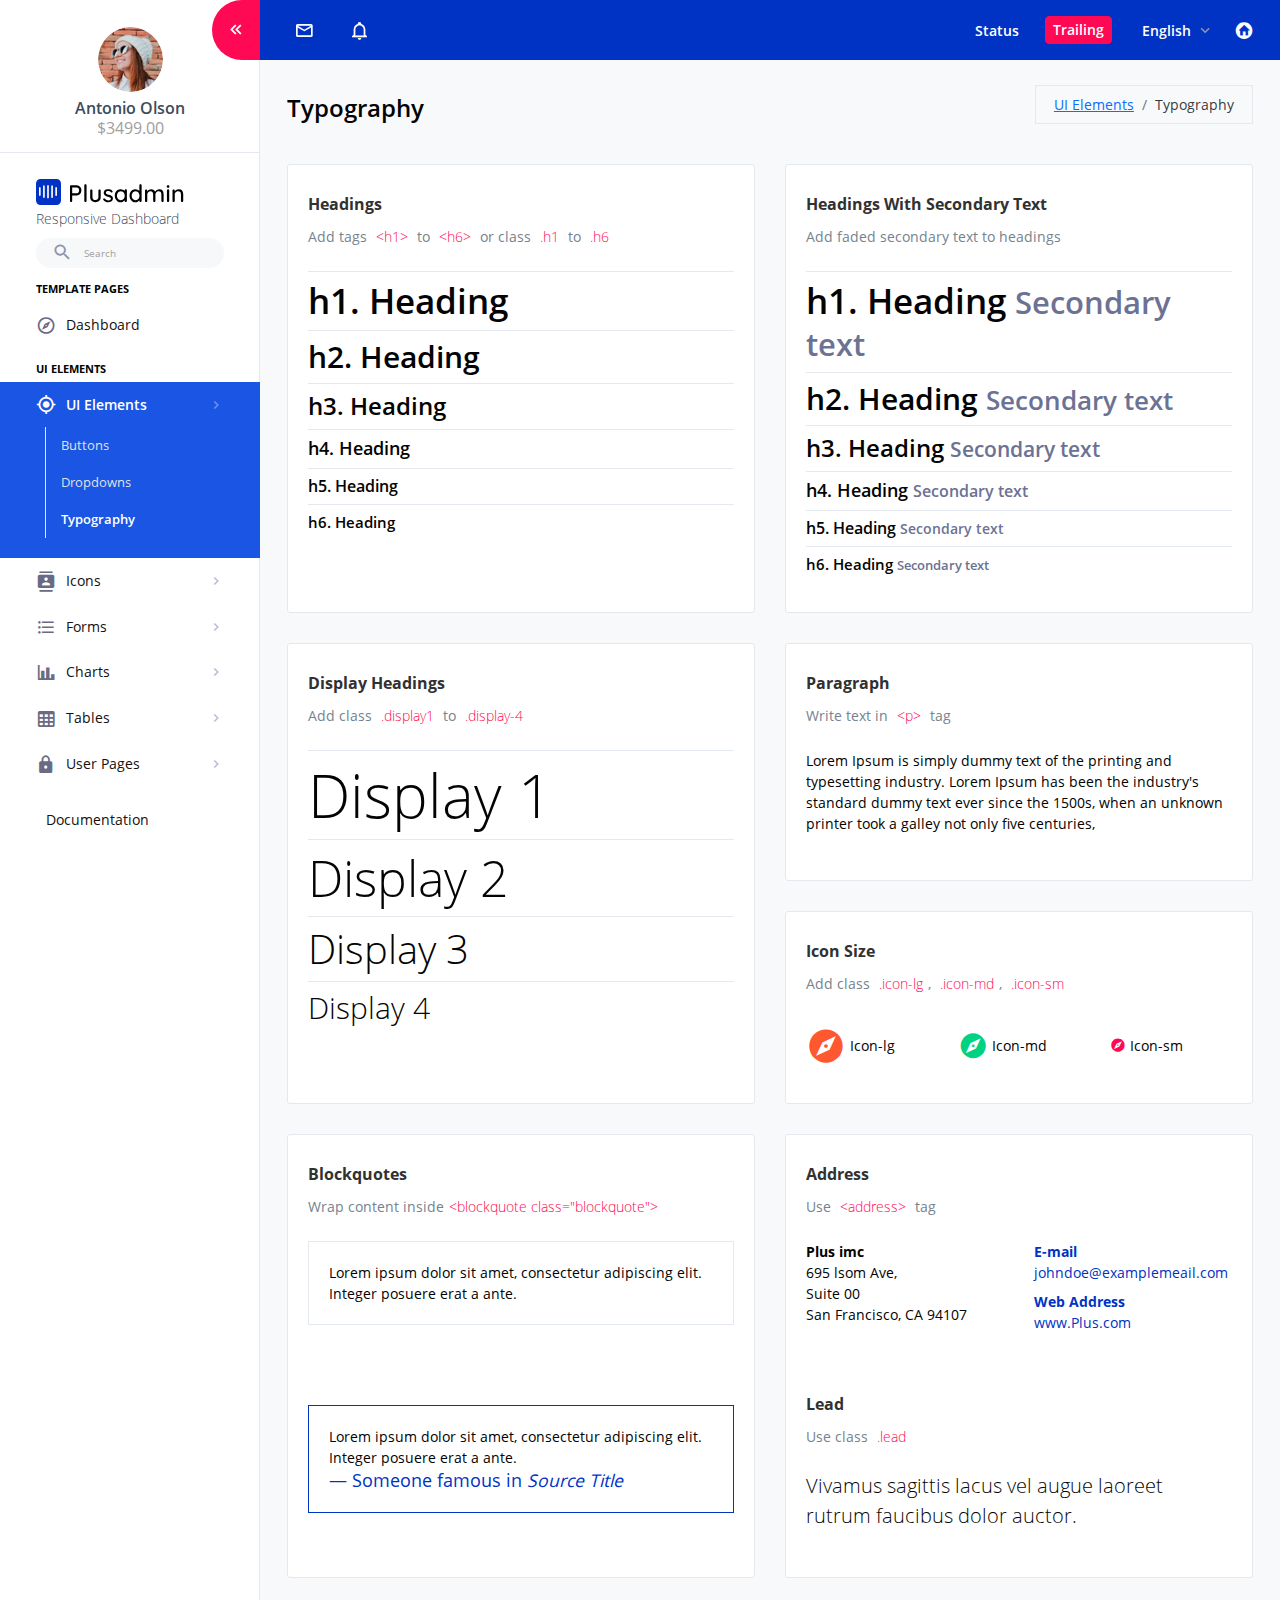
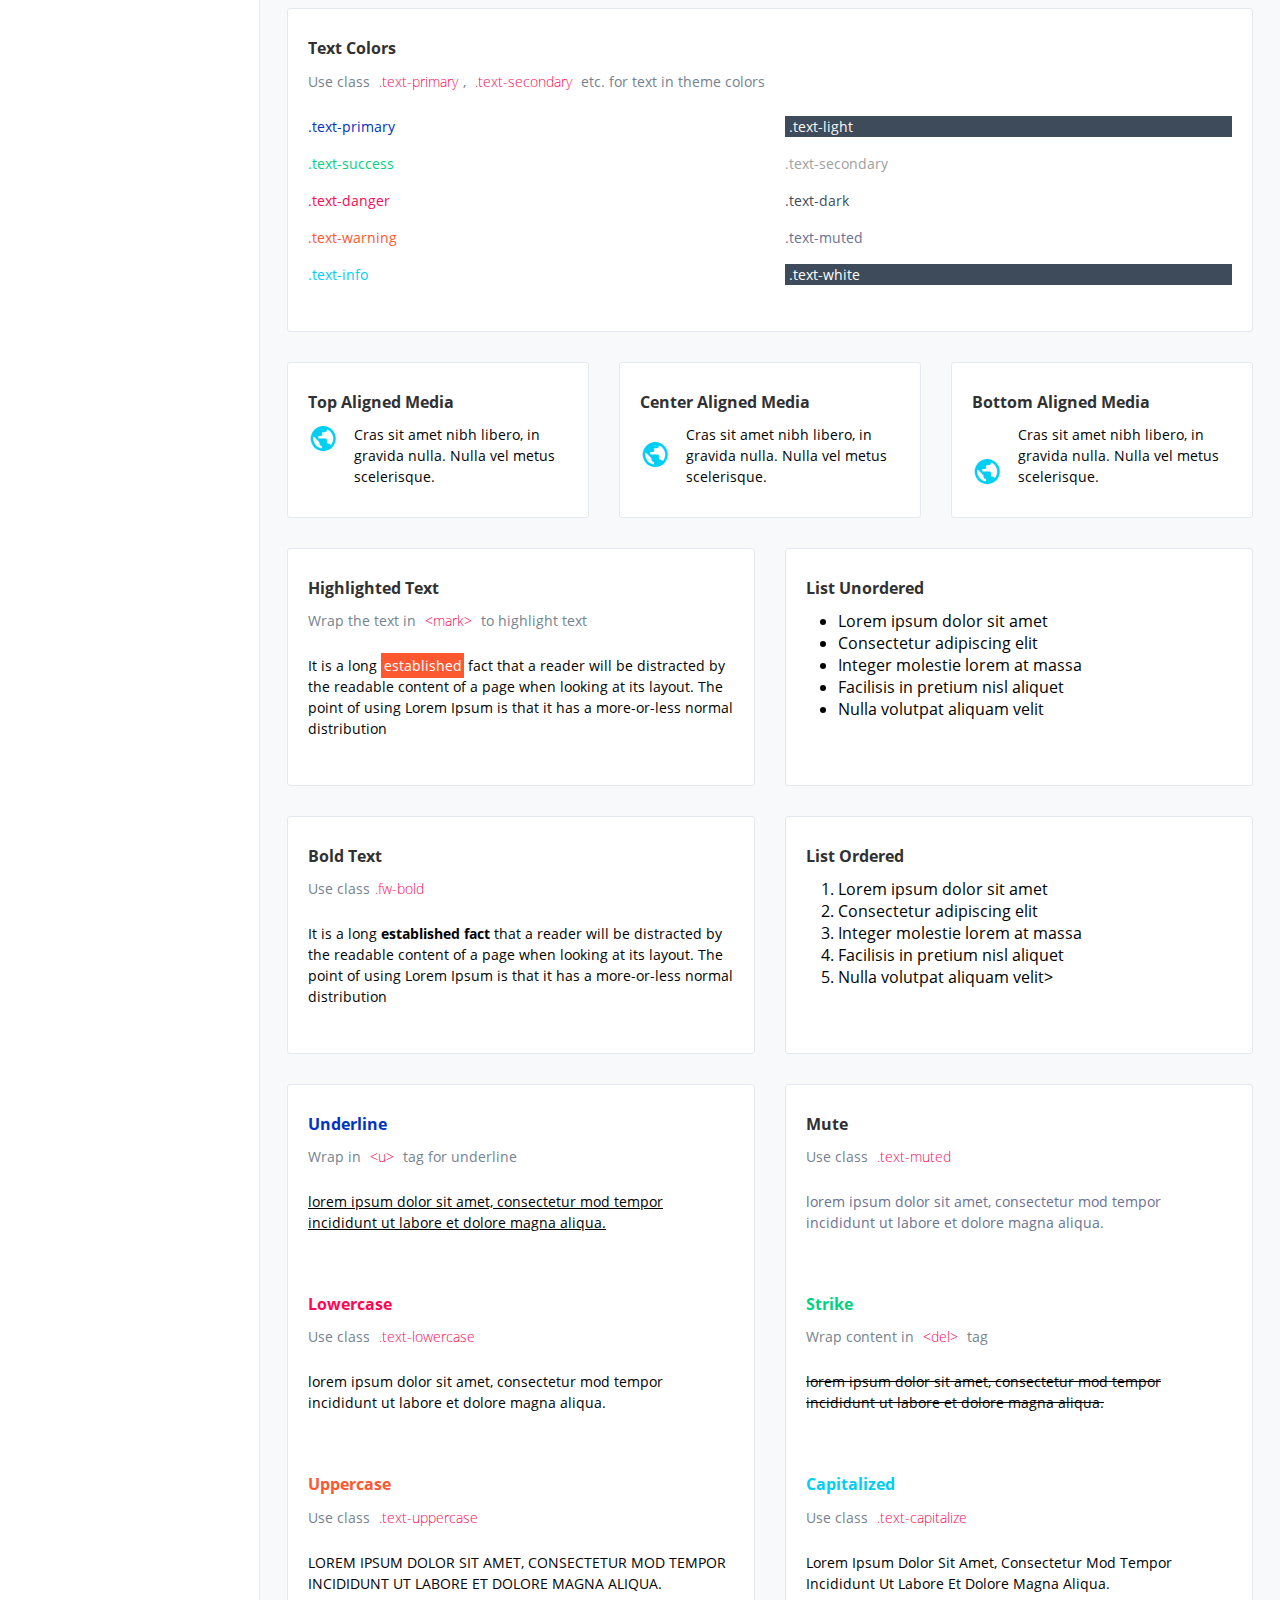
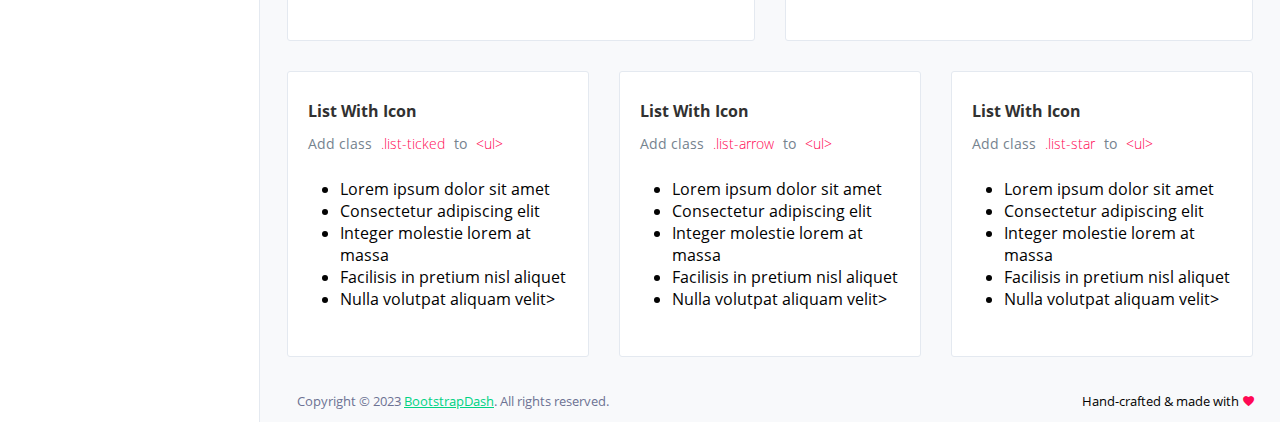
<file: pages/ui-features/typography.html>
<!DOCTYPE html>
<html lang="en">
  <head>
    <!-- Required meta tags -->
    <meta charset="utf-8">
    <meta name="viewport" content="width=device-width, initial-scale=1, shrink-to-fit=no">
    <title>Plus Admin</title>
    <!-- plugins:css -->
    <link rel="stylesheet" href="../../assets/vendors/mdi/css/materialdesignicons.min.css">
    <link rel="stylesheet" href="../../assets/vendors/ti-icons/css/themify-icons.css">
    <link rel="stylesheet" href="../../assets/vendors/css/vendor.bundle.base.css">
    <link rel="stylesheet" href="../../assets/vendors/font-awesome/css/font-awesome.min.css">
    <!-- endinject -->
    <!-- Plugin css for this page -->
    <!-- End Plugin css for this page -->
    <!-- inject:css -->
    <!-- endinject -->
    <!-- Layout styles -->
    <link rel="stylesheet" href="../../assets/css/style.css">
    <!-- End layout styles -->
    <link rel="shortcut icon" href="../../assets/images/favicon.png" />
  </head>
  <body>
    <div class="container-scroller">
      <!-- partial:../../partials/_sidebar.html -->
      <nav class="sidebar sidebar-offcanvas" id="sidebar">
        <ul class="nav">
          <li class="nav-item nav-profile border-bottom">
            <a href="#" class="nav-link flex-column">
              <div class="nav-profile-image">
                <img src="../../assets/images/faces/face1.jpg" alt="profile">
                <!--change to offline or busy as needed-->
              </div>
              <div class="nav-profile-text d-flex ms-0 mb-3 flex-column">
                <span class="fw-semibold mb-1 mt-2 text-center">Antonio Olson</span>
                <span class="text-secondary icon-sm text-center">$3499.00</span>
              </div>
            </a>
          </li>
          <li class="nav-item pt-3">
            <a class="nav-link d-block" href="../../index.html">
              <img class="sidebar-brand-logo" src="../../assets/images/logo.svg" alt="">
              <img class="sidebar-brand-logomini" src="../../assets/images/logo-mini.svg" alt="">
              <div class="small fw-light pt-1">Responsive Dashboard </div>
            </a>
            <form class="d-flex align-items-center" action="#">
              <div class="input-group">
                <div class="input-group-prepend">
                  <i class="input-group-text border-0 mdi mdi-magnify"></i>
                </div>
                <input type="text" class="form-control border-0" placeholder="Search">
              </div>
            </form>
          </li>
          <li class="pt-2 pb-1">
            <span class="nav-item-head">Template Pages</span>
          </li>
          <li class="nav-item">
            <a class="nav-link" href="../../index.html">
              <i class="mdi mdi-compass-outline menu-icon"></i>
              <span class="menu-title">Dashboard</span>
            </a>
          </li>
          <li class="pt-2 pb-1">
            <span class="nav-item-head">UI Elements</span>
          </li>
          <li class="nav-item">
            <a class="nav-link" data-bs-toggle="collapse" href="#ui-basic" aria-expanded="false" aria-controls="ui-basic">
              <i class="mdi mdi-crosshairs-gps menu-icon"></i>
              <span class="menu-title">UI Elements</span>
              <i class="menu-arrow"></i>
            </a>
            <div class="collapse" id="ui-basic">
              <ul class="nav flex-column sub-menu">
                <li class="nav-item"> <a class="nav-link" href="../../pages/ui-features/buttons.html">Buttons</a></li>
                <li class="nav-item"> <a class="nav-link" href="../../pages/ui-features/dropdowns.html">Dropdowns</a></li>
                <li class="nav-item"> <a class="nav-link" href="../../pages/ui-features/typography.html">Typography</a></li>
              </ul>
            </div>
          </li>
          <li class="nav-item">
            <a class="nav-link" data-bs-toggle="collapse" href="#icons" aria-expanded="false" aria-controls="icons">
              <i class="mdi mdi-contacts menu-icon"></i>
              <span class="menu-title">Icons</span>
              <i class="menu-arrow"></i>
            </a>
            <div class="collapse" id="icons">
              <ul class="nav flex-column sub-menu">
                <li class="nav-item"> <a class="nav-link" href="../../pages/icons/font-awesome.html">Font Awesome</a></li>
              </ul>
            </div>
          </li>
          <li class="nav-item">
            <a class="nav-link" data-bs-toggle="collapse" href="#forms" aria-expanded="false" aria-controls="forms">
              <i class="mdi mdi-format-list-bulleted menu-icon"></i>
              <span class="menu-title">Forms</span>
              <i class="menu-arrow"></i>
            </a>
            <div class="collapse" id="forms">
              <ul class="nav flex-column sub-menu">
                <li class="nav-item"> <a class="nav-link" href="../../pages/forms/basic_elements.html">Form Elements</a></li>
              </ul>
            </div>
          </li>
          <li class="nav-item">
            <a class="nav-link" data-bs-toggle="collapse" href="#charts" aria-expanded="false" aria-controls="charts">
              <i class="mdi mdi-chart-bar menu-icon"></i>
              <span class="menu-title">Charts</span>
              <i class="menu-arrow"></i>
            </a>
            <div class="collapse" id="charts">
              <ul class="nav flex-column sub-menu">
                <li class="nav-item"> <a class="nav-link" href="../../pages/charts/chartjs.html">ChartJs</a></li>
              </ul>
            </div>
          </li>
          <li class="nav-item">
            <a class="nav-link" data-bs-toggle="collapse" href="#tables" aria-expanded="false" aria-controls="tables">
              <i class="mdi mdi-table-large menu-icon"></i>
              <span class="menu-title">Tables</span>
              <i class="menu-arrow"></i>
            </a>
            <div class="collapse" id="tables">
              <ul class="nav flex-column sub-menu">
                <li class="nav-item"> <a class="nav-link" href="../../pages/tables/basic-table.html">Basic Table</a></li>
              </ul>
            </div>
          </li>
          <li class="nav-item">
            <a class="nav-link" data-bs-toggle="collapse" href="#auth" aria-expanded="false" aria-controls="auth">
              <i class="mdi mdi-lock menu-icon"></i>
              <span class="menu-title">User Pages</span>
              <i class="menu-arrow"></i>
            </a>
            <div class="collapse" id="auth">
              <ul class="nav flex-column sub-menu">
                <li class="nav-item"> <a class="nav-link" href="../../pages/samples/blank-page.html"> Blank Page </a></li>
                <li class="nav-item"> <a class="nav-link" href="../../pages/samples/login.html"> Login </a></li>
                <li class="nav-item"> <a class="nav-link" href="../../pages/samples/register.html"> Register </a></li>
                <li class="nav-item"> <a class="nav-link" href="../../pages/samples/error-404.html"> 404 </a></li>
                <li class="nav-item"> <a class="nav-link" href="../../pages/samples/error-500.html"> 500 </a></li>
              </ul>
            </div>
          </li>
          <li class="nav-item pt-3">
            <a class="nav-link" href="../../docs/documentation.html" target="_blank">
              <i class="mdi mdi-file-document-box menu-icon"></i>
              <span class="menu-title">Documentation</span>
            </a>
          </li>
        </ul>
      </nav>
      <!-- partial -->
      <div class="container-fluid page-body-wrapper">
        <!-- partial:../../partials/_navbar.html -->
        <nav class="navbar default-layout-navbar col-lg-12 col-12 p-0 fixed-top d-flex flex-row">
          <div class="navbar-menu-wrapper d-flex align-items-stretch">
            <button class="navbar-toggler navbar-toggler align-self-center" type="button" data-toggle="minimize">
              <span class="mdi mdi-chevron-double-left"></span>
            </button>
            <div class="text-center navbar-brand-wrapper d-flex align-items-center justify-content-center">
              <a class="navbar-brand brand-logo-mini" href="../../index.html"><img src="../../../assets/images/logo-mini.svg" alt="logo" /></a>
            </div>
            <ul class="navbar-nav">
              <li class="nav-item dropdown">
                <a class="nav-link" id="messageDropdown" href="#" data-bs-toggle="dropdown" aria-expanded="false">
                  <i class="mdi mdi-email-outline"></i>
                </a>
                <div class="dropdown-menu dropdown-menu-left navbar-dropdown preview-list" aria-labelledby="messageDropdown">
                  <h6 class="p-3 mb-0 fw-semibold">Messages</h6>
                  <div class="dropdown-divider"></div>
                  <a class="dropdown-item preview-item">
                    <div class="preview-thumbnail">
                      <img src="../../../assets/images/faces/face1.jpg" alt="image" class="profile-pic">
                    </div>
                    <div class="preview-item-content d-flex align-items-start flex-column justify-content-center">
                      <h6 class="preview-subject ellipsis mb-1 fw-normal">Mark send you a message</h6>
                      <p class="text-gray mb-0"> 1 Minutes ago </p>
                    </div>
                  </a>
                  <div class="dropdown-divider"></div>
                  <a class="dropdown-item preview-item">
                    <div class="preview-thumbnail">
                      <img src="../../../assets/images/faces/face6.jpg" alt="image" class="profile-pic">
                    </div>
                    <div class="preview-item-content d-flex align-items-start flex-column justify-content-center">
                      <h6 class="preview-subject ellipsis mb-1 fw-normal">Cregh send you a message</h6>
                      <p class="text-gray mb-0"> 15 Minutes ago </p>
                    </div>
                  </a>
                  <div class="dropdown-divider"></div>
                  <a class="dropdown-item preview-item">
                    <div class="preview-thumbnail">
                      <img src="../../../assets/images/faces/face7.jpg" alt="image" class="profile-pic">
                    </div>
                    <div class="preview-item-content d-flex align-items-start flex-column justify-content-center">
                      <h6 class="preview-subject ellipsis mb-1 fw-normal">Profile picture updated</h6>
                      <p class="text-gray mb-0"> 18 Minutes ago </p>
                    </div>
                  </a>
                  <div class="dropdown-divider"></div>
                  <h6 class="p-3 mb-0 text-center text-primary font-13">4 new messages</h6>
                </div>
              </li>
              <li class="nav-item dropdown ms-3">
                <a class="nav-link" id="notificationDropdown" href="#" data-bs-toggle="dropdown">
                  <i class="mdi mdi-bell-outline"></i>
                </a>
                <div class="dropdown-menu dropdown-menu-left navbar-dropdown preview-list" aria-labelledby="notificationDropdown">
                  <h6 class="px-3 py-3 fw-semibold mb-0">Notifications</h6>
                  <div class="dropdown-divider"></div>
                  <a class="dropdown-item preview-item">
                    <div class="preview-thumbnail">
                      <div class="preview-icon bg-success">
                        <i class="mdi mdi-calendar"></i>
                      </div>
                    </div>
                    <div class="preview-item-content d-flex align-items-start flex-column justify-content-center">
                      <h6 class="preview-subject fw-normal mb-0">New order recieved</h6>
                      <p class="text-gray ellipsis mb-0"> 45 sec ago </p>
                    </div>
                  </a>
                  <div class="dropdown-divider"></div>
                  <a class="dropdown-item preview-item">
                    <div class="preview-thumbnail">
                      <div class="preview-icon bg-warning">
                        <i class="mdi mdi-image-filter-vintage"></i>
                      </div>
                    </div>
                    <div class="preview-item-content d-flex align-items-start flex-column justify-content-center">
                      <h6 class="preview-subject fw-normal mb-0">Server limit reached</h6>
                      <p class="text-gray ellipsis mb-0"> 55 sec ago </p>
                    </div>
                  </a>
                  <div class="dropdown-divider"></div>
                  <a class="dropdown-item preview-item">
                    <div class="preview-thumbnail">
                      <div class="preview-icon bg-info">
                        <i class="mdi mdi-link-variant"></i>
                      </div>
                    </div>
                    <div class="preview-item-content d-flex align-items-start flex-column justify-content-center">
                      <h6 class="preview-subject fw-normal mb-0">Kevin karvelle</h6>
                      <p class="text-gray ellipsis mb-0"> 11:09 PM </p>
                    </div>
                  </a>
                  <div class="dropdown-divider"></div>
                  <h6 class="p-3 font-13 mb-0 text-primary text-center">View all notifications</h6>
                </div>
              </li>
            </ul>
            <ul class="navbar-nav navbar-nav-right">
              <li class="nav-item nav-logout d-none d-md-block me-3">
                <a class="nav-link" href="#">Status</a>
              </li>
              <li class="nav-item nav-logout d-none d-md-block">
                <button class="btn btn-sm btn-danger">Trailing</button>
              </li>
              <li class="nav-item nav-profile dropdown d-none d-md-block">
                <a class="nav-link dropdown-toggle" id="profileDropdown" href="#" data-bs-toggle="dropdown" aria-expanded="false">
                  <div class="nav-profile-text">English </div>
                </a>
                <div class="dropdown-menu center navbar-dropdown" aria-labelledby="profileDropdown">
                  <a class="dropdown-item" href="#">
                    <i class="flag-icon flag-icon-bl me-3"></i> French </a>
                  <div class="dropdown-divider"></div>
                  <a class="dropdown-item" href="#">
                    <i class="flag-icon flag-icon-cn me-3"></i> Chinese </a>
                  <div class="dropdown-divider"></div>
                  <a class="dropdown-item" href="#">
                    <i class="flag-icon flag-icon-de me-3"></i> German </a>
                  <div class="dropdown-divider"></div>
                  <a class="dropdown-item" href="#">
                    <i class="flag-icon flag-icon-ru me-3"></i>Russian </a>
                </div>
              </li>
              <li class="nav-item nav-logout d-none d-lg-block">
                <a class="nav-link" href="../../index.html">
                  <i class="mdi mdi-home-circle"></i>
                </a>
              </li>
            </ul>
            <button class="navbar-toggler navbar-toggler-right d-lg-none align-self-center" type="button" data-toggle="offcanvas">
              <span class="mdi mdi-menu"></span>
            </button>
          </div>
        </nav>
        <!-- partial -->
        <div class="main-panel">
          <div class="content-wrapper">
            <div class="page-header">
              <h3 class="page-title"> Typography </h3>
              <nav aria-label="breadcrumb">
                <ol class="breadcrumb">
                  <li class="breadcrumb-item"><a href="#">UI Elements</a></li>
                  <li class="breadcrumb-item active" aria-current="page">Typography</li>
                </ol>
              </nav>
            </div>
            <div class="row">
              <div class="col-md-6 grid-margin stretch-card">
                <div class="card">
                  <div class="card-body">
                    <h4 class="card-title">Headings</h4>
                    <p class="card-description"> Add tags <code>&lt;h1&gt;</code> to <code>&lt;h6&gt;</code> or class <code>.h1</code> to <code>.h6</code>
                    </p>
                    <div class="template-demo">
                      <h1>h1. Heading</h1>
                      <h2>h2. Heading</h2>
                      <h3>h3. Heading</h3>
                      <h4>h4. Heading</h4>
                      <h5>h5. Heading</h5>
                      <h6>h6. Heading</h6>
                    </div>
                  </div>
                </div>
              </div>
              <div class="col-md-6 grid-margin stretch-card">
                <div class="card">
                  <div class="card-body">
                    <h4 class="card-title">Headings with secondary text</h4>
                    <p class="card-description"> Add faded secondary text to headings </p>
                    <div class="template-demo">
                      <h1> h1. Heading <small class="text-muted"> Secondary text </small>
                      </h1>
                      <h2> h2. Heading <small class="text-muted"> Secondary text </small>
                      </h2>
                      <h3> h3. Heading <small class="text-muted"> Secondary text </small>
                      </h3>
                      <h4> h4. Heading <small class="text-muted"> Secondary text </small>
                      </h4>
                      <h5> h5. Heading <small class="text-muted"> Secondary text </small>
                      </h5>
                      <h6> h6. Heading <small class="text-muted"> Secondary text </small>
                      </h6>
                    </div>
                  </div>
                </div>
              </div>
              <div class="col-md-6 grid-margin stretch-card">
                <div class="card">
                  <div class="card-body">
                    <h4 class="card-title">Display headings</h4>
                    <p class="card-description"> Add class <code>.display1</code> to <code>.display-4</code>
                    </p>
                    <div class="template-demo">
                      <h1 class="display-1">Display 1</h1>
                      <h1 class="display-2">Display 2</h1>
                      <h1 class="display-3">Display 3</h1>
                      <h1 class="display-4">Display 4</h1>
                    </div>
                  </div>
                </div>
              </div>
              <div class="col-md-6 d-flex align-items-stretch">
                <div class="row">
                  <div class="col-md-12 grid-margin stretch-card">
                    <div class="card">
                      <div class="card-body">
                        <h4 class="card-title">Paragraph</h4>
                        <p class="card-description"> Write text in <code>&lt;p&gt;</code> tag </p>
                        <p> Lorem Ipsum is simply dummy text of the printing and typesetting industry. Lorem Ipsum has been the industry's standard dummy text ever since the 1500s, when an unknown printer took a galley not only five centuries, </p>
                      </div>
                    </div>
                  </div>
                  <div class="col-md-12 grid-margin stretch-card">
                    <div class="card">
                      <div class="card-body">
                        <h4 class="card-title">Icon size</h4>
                        <p class="card-description"> Add class <code>.icon-lg</code>, <code>.icon-md</code>, <code>.icon-sm</code>
                        </p>
                        <div class="row">
                          <div class="col-md-4 d-flex align-items-center">
                            <div class="d-flex flex-row align-items-center">
                              <i class="mdi mdi-compass icon-lg text-warning"></i>
                              <p class="mb-0 ms-1"> Icon-lg </p>
                            </div>
                          </div>
                          <div class="col-md-4 d-flex align-items-center">
                            <div class="d-flex flex-row align-items-center">
                              <i class="mdi mdi-compass icon-md text-success"></i>
                              <p class="mb-0 ms-1"> Icon-md </p>
                            </div>
                          </div>
                          <div class="col-md-4 d-flex align-items-center">
                            <div class="d-flex flex-row align-items-center">
                              <i class="mdi mdi-compass icon-sm text-danger"></i>
                              <p class="mb-0 ms-1"> Icon-sm </p>
                            </div>
                          </div>
                        </div>
                      </div>
                    </div>
                  </div>
                </div>
              </div>
              <div class="col-md-6 grid-margin stretch-card">
                <div class="card">
                  <div class="card-body">
                    <h4 class="card-title">Blockquotes</h4>
                    <p class="card-description"> Wrap content inside<code>&lt;blockquote class="blockquote"&gt;</code>
                    </p>
                    <blockquote class="blockquote">
                      <p class="mb-0">Lorem ipsum dolor sit amet, consectetur adipiscing elit. Integer posuere erat a ante.</p>
                    </blockquote>
                  </div>
                  <div class="card-body">
                    <blockquote class="blockquote blockquote-primary">
                      <p>Lorem ipsum dolor sit amet, consectetur adipiscing elit. Integer posuere erat a ante.</p>
                      <footer class="blockquote-footer">Someone famous in <cite title="Source Title">Source Title</cite>
                      </footer>
                    </blockquote>
                  </div>
                </div>
              </div>
              <div class="col-md-6 grid-margin stretch-card">
                <div class="card">
                  <div class="card-body">
                    <h4 class="card-title">Address</h4>
                    <p class="card-description"> Use <code>&lt;address&gt;</code> tag </p>
                    <div class="row">
                      <div class="col-md-6">
                        <address>
                          <p class="fw-bold">Plus imc</p>
                          <p> 695 lsom Ave, </p>
                          <p> Suite 00 </p>
                          <p> San Francisco, CA 94107 </p>
                        </address>
                      </div>
                      <div class="col-md-6">
                        <address class="text-primary">
                          <p class="fw-bold"> E-mail </p>
                          <p class="mb-2"> johndoe@examplemeail.com </p>
                          <p class="fw-bold"> Web Address </p>
                          <p> www.Plus.com </p>
                        </address>
                      </div>
                    </div>
                  </div>
                  <div class="card-body">
                    <h4 class="card-title">Lead</h4>
                    <p class="card-description"> Use class <code>.lead</code>
                    </p>
                    <p class="lead"> Vivamus sagittis lacus vel augue laoreet rutrum faucibus dolor auctor. </p>
                  </div>
                </div>
              </div>
              <div class="col-md-12 grid-margin">
                <div class="card">
                  <div class="card-body">
                    <h4 class="card-title">Text colors</h4>
                    <p class="card-description"> Use class <code>.text-primary</code>, <code>.text-secondary</code> etc. for text in theme colors </p>
                    <div class="row">
                      <div class="col-md-6">
                        <p class="text-primary">.text-primary</p>
                        <p class="text-success">.text-success</p>
                        <p class="text-danger">.text-danger</p>
                        <p class="text-warning">.text-warning</p>
                        <p class="text-info">.text-info</p>
                      </div>
                      <div class="col-md-6">
                        <p class="text-light bg-dark ps-1">.text-light</p>
                        <p class="text-secondary">.text-secondary</p>
                        <p class="text-dark">.text-dark</p>
                        <p class="text-muted">.text-muted</p>
                        <p class="text-white bg-dark ps-1">.text-white</p>
                      </div>
                    </div>
                  </div>
                </div>
              </div>
              <div class="col-md-4 grid-margin stretch-card">
                <div class="card">
                  <div class="card-body">
                    <h4 class="card-title">Top aligned media</h4>
                    <div class="media">
                      <i class="mdi mdi-earth icon-md text-info d-flex align-self-start me-3"></i>
                      <div class="media-body">
                        <p class="card-text">Cras sit amet nibh libero, in gravida nulla. Nulla vel metus scelerisque.</p>
                      </div>
                    </div>
                  </div>
                </div>
              </div>
              <div class="col-md-4 grid-margin stretch-card">
                <div class="card">
                  <div class="card-body">
                    <h4 class="card-title">Center aligned media</h4>
                    <div class="media">
                      <i class="mdi mdi-earth icon-md text-info d-flex align-self-center me-3"></i>
                      <div class="media-body">
                        <p class="card-text">Cras sit amet nibh libero, in gravida nulla. Nulla vel metus scelerisque.</p>
                      </div>
                    </div>
                  </div>
                </div>
              </div>
              <div class="col-md-4 grid-margin stretch-card">
                <div class="card">
                  <div class="card-body">
                    <h4 class="card-title">Bottom aligned media</h4>
                    <div class="media">
                      <i class="mdi mdi-earth icon-md text-info d-flex align-self-end me-3"></i>
                      <div class="media-body">
                        <p class="card-text">Cras sit amet nibh libero, in gravida nulla. Nulla vel metus scelerisque.</p>
                      </div>
                    </div>
                  </div>
                </div>
              </div>
              <div class="col-md-6 grid-margin stretch-card">
                <div class="card">
                  <div class="card-body">
                    <h4 class="card-title">Highlighted Text</h4>
                    <p class="card-description"> Wrap the text in <code>&lt;mark&gt;</code> to highlight text </p>
                    <p> It is a long <mark class="bg-warning text-white">established</mark> fact that a reader will be distracted by the readable content of a page when looking at its layout. The point of using Lorem Ipsum is that it has a more-or-less normal distribution </p>
                  </div>
                </div>
              </div>
              <div class="col-md-6 grid-margin stretch-card">
                <div class="card">
                  <div class="card-body">
                    <h4 class="card-title">List Unordered</h4>
                    <ul>
                      <li>Lorem ipsum dolor sit amet</li>
                      <li>Consectetur adipiscing elit</li>
                      <li>Integer molestie lorem at massa</li>
                      <li>Facilisis in pretium nisl aliquet</li>
                      <li>Nulla volutpat aliquam velit</li>
                    </ul>
                  </div>
                </div>
              </div>
              <div class="col-md-6 grid-margin stretch-card">
                <div class="card">
                  <div class="card-body">
                    <h4 class="card-title">Bold text</h4>
                    <p class="card-description"> Use class<code>.fw-bold</code>
                    </p>
                    <p> It is a long <span class="fw-bold">established fact</span> that a reader will be distracted by the readable content of a page when looking at its layout. The point of using Lorem Ipsum is that it has a more-or-less normal distribution </p>
                  </div>
                </div>
              </div>
              <div class="col-md-6 grid-margin stretch-card">
                <div class="card">
                  <div class="card-body">
                    <h4 class="card-title">List Ordered</h4>
                    <ol>
                      <li>Lorem ipsum dolor sit amet</li>
                      <li>Consectetur adipiscing elit</li>
                      <li>Integer molestie lorem at massa</li>
                      <li>Facilisis in pretium nisl aliquet</li>
                      <li>Nulla volutpat aliquam velit></li>
                    </ol>
                  </div>
                </div>
              </div>
              <div class="col-md-6 grid-margin stretch-card">
                <div class="card">
                  <div class="card-body">
                    <h4 class="card-title text-primary">Underline</h4>
                    <p class="card-description"> Wrap in <code>&lt;u&gt;</code> tag for underline </p>
                    <p>
                      <u>lorem ipsum dolor sit amet, consectetur mod tempor incididunt ut labore et dolore magna aliqua.</u>
                    </p>
                  </div>
                  <div class="card-body">
                    <h4 class="card-title text-danger">Lowercase</h4>
                    <p class="card-description"> Use class <code>.text-lowercase</code>
                    </p>
                    <p class="text-lowercase"> lorem ipsum dolor sit amet, consectetur mod tempor incididunt ut labore et dolore magna aliqua. </p>
                  </div>
                  <div class="card-body">
                    <h4 class="card-title text-warning">Uppercase</h4>
                    <p class="card-description"> Use class <code>.text-uppercase</code>
                    </p>
                    <p class="text-uppercase"> lorem ipsum dolor sit amet, consectetur mod tempor incididunt ut labore et dolore magna aliqua. </p>
                  </div>
                </div>
              </div>
              <div class="col-md-6 grid-margin stretch-card">
                <div class="card">
                  <div class="card-body">
                    <h4 class="card-title">Mute</h4>
                    <p class="card-description"> Use class <code>.text-muted</code>
                    </p>
                    <p class="text-muted"> lorem ipsum dolor sit amet, consectetur mod tempor incididunt ut labore et dolore magna aliqua. </p>
                  </div>
                  <div class="card-body">
                    <h4 class="card-title text-success">Strike</h4>
                    <p class="card-description"> Wrap content in <code>&lt;del&gt;</code> tag </p>
                    <p>
                      <del> lorem ipsum dolor sit amet, consectetur mod tempor incididunt ut labore et dolore magna aliqua. </del>
                    </p>
                  </div>
                  <div class="card-body">
                    <h4 class="card-title text-info">Capitalized</h4>
                    <p class="card-description"> Use class <code>.text-capitalize</code>
                    </p>
                    <p class="text-capitalize"> lorem ipsum dolor sit amet, consectetur mod tempor incididunt ut labore et dolore magna aliqua. </p>
                  </div>
                </div>
              </div>
              <div class="col-md-4 grid-margin stretch-card">
                <div class="card">
                  <div class="card-body">
                    <h4 class="card-title">List with icon</h4>
                    <p class="card-description">Add class <code>.list-ticked</code> to <code>&lt;ul&gt;</code></p>
                    <ul class="list-ticked">
                      <li>Lorem ipsum dolor sit amet</li>
                      <li>Consectetur adipiscing elit</li>
                      <li>Integer molestie lorem at massa</li>
                      <li>Facilisis in pretium nisl aliquet</li>
                      <li>Nulla volutpat aliquam velit></li>
                    </ul>
                  </div>
                </div>
              </div>
              <div class="col-md-4 grid-margin stretch-card">
                <div class="card">
                  <div class="card-body">
                    <h4 class="card-title">List with icon</h4>
                    <p class="card-description">Add class <code>.list-arrow</code> to <code>&lt;ul&gt;</code></p>
                    <ul class="list-arrow">
                      <li>Lorem ipsum dolor sit amet</li>
                      <li>Consectetur adipiscing elit</li>
                      <li>Integer molestie lorem at massa</li>
                      <li>Facilisis in pretium nisl aliquet</li>
                      <li>Nulla volutpat aliquam velit></li>
                    </ul>
                  </div>
                </div>
              </div>
              <div class="col-md-4 grid-margin stretch-card">
                <div class="card">
                  <div class="card-body">
                    <h4 class="card-title">List with icon</h4>
                    <p class="card-description">Add class <code>.list-star</code> to <code>&lt;ul&gt;</code></p>
                    <ul class="list-star">
                      <li>Lorem ipsum dolor sit amet</li>
                      <li>Consectetur adipiscing elit</li>
                      <li>Integer molestie lorem at massa</li>
                      <li>Facilisis in pretium nisl aliquet</li>
                      <li>Nulla volutpat aliquam velit></li>
                    </ul>
                  </div>
                </div>
              </div>
            </div>
          </div>
          <!-- content-wrapper ends -->
          <!-- partial:../../partials/_footer.html -->
          <footer class="footer">
            <div class="d-sm-flex justify-content-center justify-content-sm-between">
              <span class="text-muted text-center text-sm-left d-block d-sm-inline-block">Copyright © 2023 <a href="https://www.bootstrapdash.com/" target="_blank">BootstrapDash</a>. All rights reserved.</span>
              <span class="float-none float-sm-end d-block mt-1 mt-sm-0 text-center">Hand-crafted & made with <i class="mdi mdi-heart text-danger"></i></span>
            </div>
          </footer>
          <!-- partial -->
        </div>
        <!-- main-panel ends -->
      </div>
      <!-- page-body-wrapper ends -->
    </div>
    <!-- container-scroller -->
    <!-- plugins:js -->
    <script src="../../assets/vendors/js/vendor.bundle.base.js"></script>
    <!-- endinject -->
    <!-- Plugin js for this page -->
    <!-- End plugin js for this page -->
    <!-- inject:js -->
    <script src="../../assets/js/off-canvas.js"></script>
    <script src="../../assets/js/misc.js"></script>
    <script src="../../assets/js/settings.js"></script>
    <script src="../../assets/js/todolist.js"></script>
    <script src="../../assets/js/hoverable-collapse.js"></script>
    <!-- endinject -->
  </body>
</html>
</file>
<file: assets/vendors/ti-icons/css/themify-icons.css>
@font-face {
	font-family: 'themify';
	src:url('../fonts/themify.eot');
	src:url('../fonts/themify.eot?#iefix') format('embedded-opentype'),
		url('../fonts/themify.woff') format('woff'),
		url('../fonts/themify.ttf') format('truetype'),
		url('../fonts/themify.svg') format('svg');
	font-weight: normal;
	font-style: normal;
}

[class^="ti-"], [class*=" ti-"] {
	font-family: 'themify';
	speak: none;
	font-style: normal;
	font-weight: normal;
	font-variant: normal;
	text-transform: none;
	line-height: 1;

	/* Better Font Rendering =========== */
	-webkit-font-smoothing: antialiased;
	-moz-osx-font-smoothing: grayscale;
}

.ti-wand:before {
	content: "\e600";
}
.ti-volume:before {
	content: "\e601";
}
.ti-user:before {
	content: "\e602";
}
.ti-unlock:before {
	content: "\e603";
}
.ti-unlink:before {
	content: "\e604";
}
.ti-trash:before {
	content: "\e605";
}
.ti-thought:before {
	content: "\e606";
}
.ti-target:before {
	content: "\e607";
}
.ti-tag:before {
	content: "\e608";
}
.ti-tablet:before {
	content: "\e609";
}
.ti-star:before {
	content: "\e60a";
}
.ti-spray:before {
	content: "\e60b";
}
.ti-signal:before {
	content: "\e60c";
}
.ti-shopping-cart:before {
	content: "\e60d";
}
.ti-shopping-cart-full:before {
	content: "\e60e";
}
.ti-settings:before {
	content: "\e60f";
}
.ti-search:before {
	content: "\e610";
}
.ti-zoom-in:before {
	content: "\e611";
}
.ti-zoom-out:before {
	content: "\e612";
}
.ti-cut:before {
	content: "\e613";
}
.ti-ruler:before {
	content: "\e614";
}
.ti-ruler-pencil:before {
	content: "\e615";
}
.ti-ruler-alt:before {
	content: "\e616";
}
.ti-bookmark:before {
	content: "\e617";
}
.ti-bookmark-alt:before {
	content: "\e618";
}
.ti-reload:before {
	content: "\e619";
}
.ti-plus:before {
	content: "\e61a";
}
.ti-pin:before {
	content: "\e61b";
}
.ti-pencil:before {
	content: "\e61c";
}
.ti-pencil-alt:before {
	content: "\e61d";
}
.ti-paint-roller:before {
	content: "\e61e";
}
.ti-paint-bucket:before {
	content: "\e61f";
}
.ti-na:before {
	content: "\e620";
}
.ti-mobile:before {
	content: "\e621";
}
.ti-minus:before {
	content: "\e622";
}
.ti-medall:before {
	content: "\e623";
}
.ti-medall-alt:before {
	content: "\e624";
}
.ti-marker:before {
	content: "\e625";
}
.ti-marker-alt:before {
	content: "\e626";
}
.ti-arrow-up:before {
	content: "\e627";
}
.ti-arrow-right:before {
	content: "\e628";
}
.ti-arrow-left:before {
	content: "\e629";
}
.ti-arrow-down:before {
	content: "\e62a";
}
.ti-lock:before {
	content: "\e62b";
}
.ti-location-arrow:before {
	content: "\e62c";
}
.ti-link:before {
	content: "\e62d";
}
.ti-layout:before {
	content: "\e62e";
}
.ti-layers:before {
	content: "\e62f";
}
.ti-layers-alt:before {
	content: "\e630";
}
.ti-key:before {
	content: "\e631";
}
.ti-import:before {
	content: "\e632";
}
.ti-image:before {
	content: "\e633";
}
.ti-heart:before {
	content: "\e634";
}
.ti-heart-broken:before {
	content: "\e635";
}
.ti-hand-stop:before {
	content: "\e636";
}
.ti-hand-open:before {
	content: "\e637";
}
.ti-hand-drag:before {
	content: "\e638";
}
.ti-folder:before {
	content: "\e639";
}
.ti-flag:before {
	content: "\e63a";
}
.ti-flag-alt:before {
	content: "\e63b";
}
.ti-flag-alt-2:before {
	content: "\e63c";
}
.ti-eye:before {
	content: "\e63d";
}
.ti-export:before {
	content: "\e63e";
}
.ti-exchange-vertical:before {
	content: "\e63f";
}
.ti-desktop:before {
	content: "\e640";
}
.ti-cup:before {
	content: "\e641";
}
.ti-crown:before {
	content: "\e642";
}
.ti-comments:before {
	content: "\e643";
}
.ti-comment:before {
	content: "\e644";
}
.ti-comment-alt:before {
	content: "\e645";
}
.ti-close:before {
	content: "\e646";
}
.ti-clip:before {
	content: "\e647";
}
.ti-angle-up:before {
	content: "\e648";
}
.ti-angle-right:before {
	content: "\e649";
}
.ti-angle-left:before {
	content: "\e64a";
}
.ti-angle-down:before {
	content: "\e64b";
}
.ti-check:before {
	content: "\e64c";
}
.ti-check-box:before {
	content: "\e64d";
}
.ti-camera:before {
	content: "\e64e";
}
.ti-announcement:before {
	content: "\e64f";
}
.ti-brush:before {
	content: "\e650";
}
.ti-briefcase:before {
	content: "\e651";
}
.ti-bolt:before {
	content: "\e652";
}
.ti-bolt-alt:before {
	content: "\e653";
}
.ti-blackboard:before {
	content: "\e654";
}
.ti-bag:before {
	content: "\e655";
}
.ti-move:before {
	content: "\e656";
}
.ti-arrows-vertical:before {
	content: "\e657";
}
.ti-arrows-horizontal:before {
	content: "\e658";
}
.ti-fullscreen:before {
	content: "\e659";
}
.ti-arrow-top-right:before {
	content: "\e65a";
}
.ti-arrow-top-left:before {
	content: "\e65b";
}
.ti-arrow-circle-up:before {
	content: "\e65c";
}
.ti-arrow-circle-right:before {
	content: "\e65d";
}
.ti-arrow-circle-left:before {
	content: "\e65e";
}
.ti-arrow-circle-down:before {
	content: "\e65f";
}
.ti-angle-double-up:before {
	content: "\e660";
}
.ti-angle-double-right:before {
	content: "\e661";
}
.ti-angle-double-left:before {
	content: "\e662";
}
.ti-angle-double-down:before {
	content: "\e663";
}
.ti-zip:before {
	content: "\e664";
}
.ti-world:before {
	content: "\e665";
}
.ti-wheelchair:before {
	content: "\e666";
}
.ti-view-list:before {
	content: "\e667";
}
.ti-view-list-alt:before {
	content: "\e668";
}
.ti-view-grid:before {
	content: "\e669";
}
.ti-uppercase:before {
	content: "\e66a";
}
.ti-upload:before {
	content: "\e66b";
}
.ti-underline:before {
	content: "\e66c";
}
.ti-truck:before {
	content: "\e66d";
}
.ti-timer:before {
	content: "\e66e";
}
.ti-ticket:before {
	content: "\e66f";
}
.ti-thumb-up:before {
	content: "\e670";
}
.ti-thumb-down:before {
	content: "\e671";
}
.ti-text:before {
	content: "\e672";
}
.ti-stats-up:before {
	content: "\e673";
}
.ti-stats-down:before {
	content: "\e674";
}
.ti-split-v:before {
	content: "\e675";
}
.ti-split-h:before {
	content: "\e676";
}
.ti-smallcap:before {
	content: "\e677";
}
.ti-shine:before {
	content: "\e678";
}
.ti-shift-right:before {
	content: "\e679";
}
.ti-shift-left:before {
	content: "\e67a";
}
.ti-shield:before {
	content: "\e67b";
}
.ti-notepad:before {
	content: "\e67c";
}
.ti-server:before {
	content: "\e67d";
}
.ti-quote-right:before {
	content: "\e67e";
}
.ti-quote-left:before {
	content: "\e67f";
}
.ti-pulse:before {
	content: "\e680";
}
.ti-printer:before {
	content: "\e681";
}
.ti-power-off:before {
	content: "\e682";
}
.ti-plug:before {
	content: "\e683";
}
.ti-pie-chart:before {
	content: "\e684";
}
.ti-paragraph:before {
	content: "\e685";
}
.ti-panel:before {
	content: "\e686";
}
.ti-package:before {
	content: "\e687";
}
.ti-music:before {
	content: "\e688";
}
.ti-music-alt:before {
	content: "\e689";
}
.ti-mouse:before {
	content: "\e68a";
}
.ti-mouse-alt:before {
	content: "\e68b";
}
.ti-money:before {
	content: "\e68c";
}
.ti-microphone:before {
	content: "\e68d";
}
.ti-menu:before {
	content: "\e68e";
}
.ti-menu-alt:before {
	content: "\e68f";
}
.ti-map:before {
	content: "\e690";
}
.ti-map-alt:before {
	content: "\e691";
}
.ti-loop:before {
	content: "\e692";
}
.ti-location-pin:before {
	content: "\e693";
}
.ti-list:before {
	content: "\e694";
}
.ti-light-bulb:before {
	content: "\e695";
}
.ti-Italic:before {
	content: "\e696";
}
.ti-info:before {
	content: "\e697";
}
.ti-infinite:before {
	content: "\e698";
}
.ti-id-badge:before {
	content: "\e699";
}
.ti-hummer:before {
	content: "\e69a";
}
.ti-home:before {
	content: "\e69b";
}
.ti-help:before {
	content: "\e69c";
}
.ti-headphone:before {
	content: "\e69d";
}
.ti-harddrives:before {
	content: "\e69e";
}
.ti-harddrive:before {
	content: "\e69f";
}
.ti-gift:before {
	content: "\e6a0";
}
.ti-game:before {
	content: "\e6a1";
}
.ti-filter:before {
	content: "\e6a2";
}
.ti-files:before {
	content: "\e6a3";
}
.ti-file:before {
	content: "\e6a4";
}
.ti-eraser:before {
	content: "\e6a5";
}
.ti-envelope:before {
	content: "\e6a6";
}
.ti-download:before {
	content: "\e6a7";
}
.ti-direction:before {
	content: "\e6a8";
}
.ti-direction-alt:before {
	content: "\e6a9";
}
.ti-dashboard:before {
	content: "\e6aa";
}
.ti-control-stop:before {
	content: "\e6ab";
}
.ti-control-shuffle:before {
	content: "\e6ac";
}
.ti-control-play:before {
	content: "\e6ad";
}
.ti-control-pause:before {
	content: "\e6ae";
}
.ti-control-forward:before {
	content: "\e6af";
}
.ti-control-backward:before {
	content: "\e6b0";
}
.ti-cloud:before {
	content: "\e6b1";
}
.ti-cloud-up:before {
	content: "\e6b2";
}
.ti-cloud-down:before {
	content: "\e6b3";
}
.ti-clipboard:before {
	content: "\e6b4";
}
.ti-car:before {
	content: "\e6b5";
}
.ti-calendar:before {
	content: "\e6b6";
}
.ti-book:before {
	content: "\e6b7";
}
.ti-bell:before {
	content: "\e6b8";
}
.ti-basketball:before {
	content: "\e6b9";
}
.ti-bar-chart:before {
	content: "\e6ba";
}
.ti-bar-chart-alt:before {
	content: "\e6bb";
}
.ti-back-right:before {
	content: "\e6bc";
}
.ti-back-left:before {
	content: "\e6bd";
}
.ti-arrows-corner:before {
	content: "\e6be";
}
.ti-archive:before {
	content: "\e6bf";
}
.ti-anchor:before {
	content: "\e6c0";
}
.ti-align-right:before {
	content: "\e6c1";
}
.ti-align-left:before {
	content: "\e6c2";
}
.ti-align-justify:before {
	content: "\e6c3";
}
.ti-align-center:before {
	content: "\e6c4";
}
.ti-alert:before {
	content: "\e6c5";
}
.ti-alarm-clock:before {
	content: "\e6c6";
}
.ti-agenda:before {
	content: "\e6c7";
}
.ti-write:before {
	content: "\e6c8";
}
.ti-window:before {
	content: "\e6c9";
}
.ti-widgetized:before {
	content: "\e6ca";
}
.ti-widget:before {
	content: "\e6cb";
}
.ti-widget-alt:before {
	content: "\e6cc";
}
.ti-wallet:before {
	content: "\e6cd";
}
.ti-video-clapper:before {
	content: "\e6ce";
}
.ti-video-camera:before {
	content: "\e6cf";
}
.ti-vector:before {
	content: "\e6d0";
}
.ti-themify-logo:before {
	content: "\e6d1";
}
.ti-themify-favicon:before {
	content: "\e6d2";
}
.ti-themify-favicon-alt:before {
	content: "\e6d3";
}
.ti-support:before {
	content: "\e6d4";
}
.ti-stamp:before {
	content: "\e6d5";
}
.ti-split-v-alt:before {
	content: "\e6d6";
}
.ti-slice:before {
	content: "\e6d7";
}
.ti-shortcode:before {
	content: "\e6d8";
}
.ti-shift-right-alt:before {
	content: "\e6d9";
}
.ti-shift-left-alt:before {
	content: "\e6da";
}
.ti-ruler-alt-2:before {
	content: "\e6db";
}
.ti-receipt:before {
	content: "\e6dc";
}
.ti-pin2:before {
	content: "\e6dd";
}
.ti-pin-alt:before {
	content: "\e6de";
}
.ti-pencil-alt2:before {
	content: "\e6df";
}
.ti-palette:before {
	content: "\e6e0";
}
.ti-more:before {
	content: "\e6e1";
}
.ti-more-alt:before {
	content: "\e6e2";
}
.ti-microphone-alt:before {
	content: "\e6e3";
}
.ti-magnet:before {
	content: "\e6e4";
}
.ti-line-double:before {
	content: "\e6e5";
}
.ti-line-dotted:before {
	content: "\e6e6";
}
.ti-line-dashed:before {
	content: "\e6e7";
}
.ti-layout-width-full:before {
	content: "\e6e8";
}
.ti-layout-width-default:before {
	content: "\e6e9";
}
.ti-layout-width-default-alt:before {
	content: "\e6ea";
}
.ti-layout-tab:before {
	content: "\e6eb";
}
.ti-layout-tab-window:before {
	content: "\e6ec";
}
.ti-layout-tab-v:before {
	content: "\e6ed";
}
.ti-layout-tab-min:before {
	content: "\e6ee";
}
.ti-layout-slider:before {
	content: "\e6ef";
}
.ti-layout-slider-alt:before {
	content: "\e6f0";
}
.ti-layout-sidebar-right:before {
	content: "\e6f1";
}
.ti-layout-sidebar-none:before {
	content: "\e6f2";
}
.ti-layout-sidebar-left:before {
	content: "\e6f3";
}
.ti-layout-placeholder:before {
	content: "\e6f4";
}
.ti-layout-menu:before {
	content: "\e6f5";
}
.ti-layout-menu-v:before {
	content: "\e6f6";
}
.ti-layout-menu-separated:before {
	content: "\e6f7";
}
.ti-layout-menu-full:before {
	content: "\e6f8";
}
.ti-layout-media-right-alt:before {
	content: "\e6f9";
}
.ti-layout-media-right:before {
	content: "\e6fa";
}
.ti-layout-media-overlay:before {
	content: "\e6fb";
}
.ti-layout-media-overlay-alt:before {
	content: "\e6fc";
}
.ti-layout-media-overlay-alt-2:before {
	content: "\e6fd";
}
.ti-layout-media-left-alt:before {
	content: "\e6fe";
}
.ti-layout-media-left:before {
	content: "\e6ff";
}
.ti-layout-media-center-alt:before {
	content: "\e700";
}
.ti-layout-media-center:before {
	content: "\e701";
}
.ti-layout-list-thumb:before {
	content: "\e702";
}
.ti-layout-list-thumb-alt:before {
	content: "\e703";
}
.ti-layout-list-post:before {
	content: "\e704";
}
.ti-layout-list-large-image:before {
	content: "\e705";
}
.ti-layout-line-solid:before {
	content: "\e706";
}
.ti-layout-grid4:before {
	content: "\e707";
}
.ti-layout-grid3:before {
	content: "\e708";
}
.ti-layout-grid2:before {
	content: "\e709";
}
.ti-layout-grid2-thumb:before {
	content: "\e70a";
}
.ti-layout-cta-right:before {
	content: "\e70b";
}
.ti-layout-cta-left:before {
	content: "\e70c";
}
.ti-layout-cta-center:before {
	content: "\e70d";
}
.ti-layout-cta-btn-right:before {
	content: "\e70e";
}
.ti-layout-cta-btn-left:before {
	content: "\e70f";
}
.ti-layout-column4:before {
	content: "\e710";
}
.ti-layout-column3:before {
	content: "\e711";
}
.ti-layout-column2:before {
	content: "\e712";
}
.ti-layout-accordion-separated:before {
	content: "\e713";
}
.ti-layout-accordion-merged:before {
	content: "\e714";
}
.ti-layout-accordion-list:before {
	content: "\e715";
}
.ti-ink-pen:before {
	content: "\e716";
}
.ti-info-alt:before {
	content: "\e717";
}
.ti-help-alt:before {
	content: "\e718";
}
.ti-headphone-alt:before {
	content: "\e719";
}
.ti-hand-point-up:before {
	content: "\e71a";
}
.ti-hand-point-right:before {
	content: "\e71b";
}
.ti-hand-point-left:before {
	content: "\e71c";
}
.ti-hand-point-down:before {
	content: "\e71d";
}
.ti-gallery:before {
	content: "\e71e";
}
.ti-face-smile:before {
	content: "\e71f";
}
.ti-face-sad:before {
	content: "\e720";
}
.ti-credit-card:before {
	content: "\e721";
}
.ti-control-skip-forward:before {
	content: "\e722";
}
.ti-control-skip-backward:before {
	content: "\e723";
}
.ti-control-record:before {
	content: "\e724";
}
.ti-control-eject:before {
	content: "\e725";
}
.ti-comments-smiley:before {
	content: "\e726";
}
.ti-brush-alt:before {
	content: "\e727";
}
.ti-youtube:before {
	content: "\e728";
}
.ti-vimeo:before {
	content: "\e729";
}
.ti-twitter:before {
	content: "\e72a";
}
.ti-time:before {
	content: "\e72b";
}
.ti-tumblr:before {
	content: "\e72c";
}
.ti-skype:before {
	content: "\e72d";
}
.ti-share:before {
	content: "\e72e";
}
.ti-share-alt:before {
	content: "\e72f";
}
.ti-rocket:before {
	content: "\e730";
}
.ti-pinterest:before {
	content: "\e731";
}
.ti-new-window:before {
	content: "\e732";
}
.ti-microsoft:before {
	content: "\e733";
}
.ti-list-ol:before {
	content: "\e734";
}
.ti-linkedin:before {
	content: "\e735";
}
.ti-layout-sidebar-2:before {
	content: "\e736";
}
.ti-layout-grid4-alt:before {
	content: "\e737";
}
.ti-layout-grid3-alt:before {
	content: "\e738";
}
.ti-layout-grid2-alt:before {
	content: "\e739";
}
.ti-layout-column4-alt:before {
	content: "\e73a";
}
.ti-layout-column3-alt:before {
	content: "\e73b";
}
.ti-layout-column2-alt:before {
	content: "\e73c";
}
.ti-instagram:before {
	content: "\e73d";
}
.ti-google:before {
	content: "\e73e";
}
.ti-github:before {
	content: "\e73f";
}
.ti-flickr:before {
	content: "\e740";
}
.ti-facebook:before {
	content: "\e741";
}
.ti-dropbox:before {
	content: "\e742";
}
.ti-dribbble:before {
	content: "\e743";
}
.ti-apple:before {
	content: "\e744";
}
.ti-android:before {
	content: "\e745";
}
.ti-save:before {
	content: "\e746";
}
.ti-save-alt:before {
	content: "\e747";
}
.ti-yahoo:before {
	content: "\e748";
}
.ti-wordpress:before {
	content: "\e749";
}
.ti-vimeo-alt:before {
	content: "\e74a";
}
.ti-twitter-alt:before {
	content: "\e74b";
}
.ti-tumblr-alt:before {
	content: "\e74c";
}
.ti-trello:before {
	content: "\e74d";
}
.ti-stack-overflow:before {
	content: "\e74e";
}
.ti-soundcloud:before {
	content: "\e74f";
}
.ti-sharethis:before {
	content: "\e750";
}
.ti-sharethis-alt:before {
	content: "\e751";
}
.ti-reddit:before {
	content: "\e752";
}
.ti-pinterest-alt:before {
	content: "\e753";
}
.ti-microsoft-alt:before {
	content: "\e754";
}
.ti-linux:before {
	content: "\e755";
}
.ti-jsfiddle:before {
	content: "\e756";
}
.ti-joomla:before {
	content: "\e757";
}
.ti-html5:before {
	content: "\e758";
}
.ti-flickr-alt:before {
	content: "\e759";
}
.ti-email:before {
	content: "\e75a";
}
.ti-drupal:before {
	content: "\e75b";
}
.ti-dropbox-alt:before {
	content: "\e75c";
}
.ti-css3:before {
	content: "\e75d";
}
.ti-rss:before {
	content: "\e75e";
}
.ti-rss-alt:before {
	content: "\e75f";
}
</file>
<file: assets/vendors/css/vendor.bundle.base.css>
/*
 * Container style
 */
.ps {
  overflow: hidden !important;
  overflow-anchor: none;
  -ms-overflow-style: none;
  touch-action: auto;
  -ms-touch-action: auto;
}

/*
 * Scrollbar rail styles
 */
.ps__rail-x {
  display: none;
  opacity: 0;
  transition: background-color .2s linear, opacity .2s linear;
  -webkit-transition: background-color .2s linear, opacity .2s linear;
  height: 15px;
  /* there must be 'bottom' or 'top' for ps__rail-x */
  bottom: 0px;
  /* please don't change 'position' */
  position: absolute;
}

.ps__rail-y {
  display: none;
  opacity: 0;
  transition: background-color .2s linear, opacity .2s linear;
  -webkit-transition: background-color .2s linear, opacity .2s linear;
  width: 15px;
  /* there must be 'right' or 'left' for ps__rail-y */
  right: 0;
  /* please don't change 'position' */
  position: absolute;
}

.ps--active-x > .ps__rail-x,
.ps--active-y > .ps__rail-y {
  display: block;
  background-color: transparent;
}

.ps:hover > .ps__rail-x,
.ps:hover > .ps__rail-y,
.ps--focus > .ps__rail-x,
.ps--focus > .ps__rail-y,
.ps--scrolling-x > .ps__rail-x,
.ps--scrolling-y > .ps__rail-y {
  opacity: 0.6;
}

.ps .ps__rail-x:hover,
.ps .ps__rail-y:hover,
.ps .ps__rail-x:focus,
.ps .ps__rail-y:focus,
.ps .ps__rail-x.ps--clicking,
.ps .ps__rail-y.ps--clicking {
  background-color: #eee;
  opacity: 0.9;
}

/*
 * Scrollbar thumb styles
 */
.ps__thumb-x {
  background-color: #aaa;
  border-radius: 6px;
  transition: background-color .2s linear, height .2s ease-in-out;
  -webkit-transition: background-color .2s linear, height .2s ease-in-out;
  height: 6px;
  /* there must be 'bottom' for ps__thumb-x */
  bottom: 2px;
  /* please don't change 'position' */
  position: absolute;
}

.ps__thumb-y {
  background-color: #aaa;
  border-radius: 6px;
  transition: background-color .2s linear, width .2s ease-in-out;
  -webkit-transition: background-color .2s linear, width .2s ease-in-out;
  width: 6px;
  /* there must be 'right' for ps__thumb-y */
  right: 2px;
  /* please don't change 'position' */
  position: absolute;
}

.ps__rail-x:hover > .ps__thumb-x,
.ps__rail-x:focus > .ps__thumb-x,
.ps__rail-x.ps--clicking .ps__thumb-x {
  background-color: #999;
  height: 11px;
}

.ps__rail-y:hover > .ps__thumb-y,
.ps__rail-y:focus > .ps__thumb-y,
.ps__rail-y.ps--clicking .ps__thumb-y {
  background-color: #999;
  width: 11px;
}

/* MS supports */
@supports (-ms-overflow-style: none) {
  .ps {
    overflow: auto !important;
  }
}

@media screen and (-ms-high-contrast: active), (-ms-high-contrast: none) {
  .ps {
    overflow: auto !important;
  }
}
</file>
